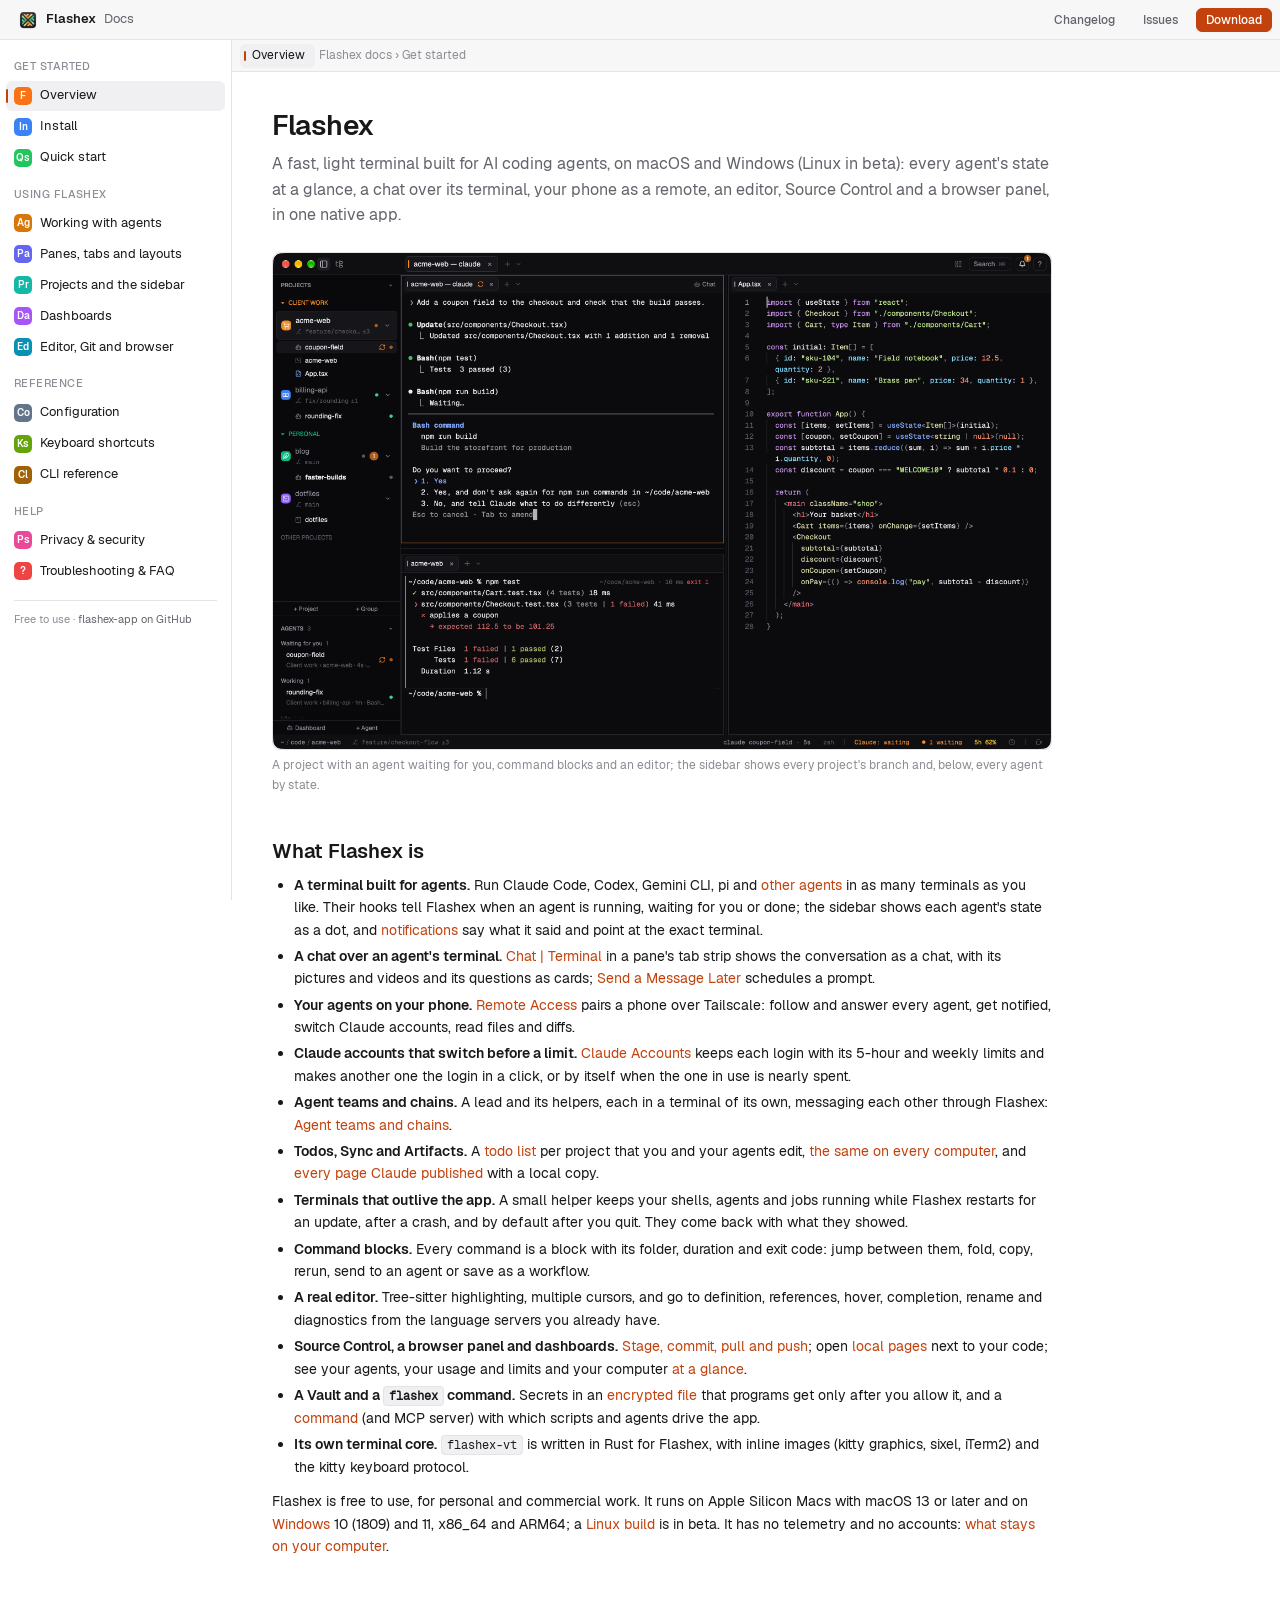
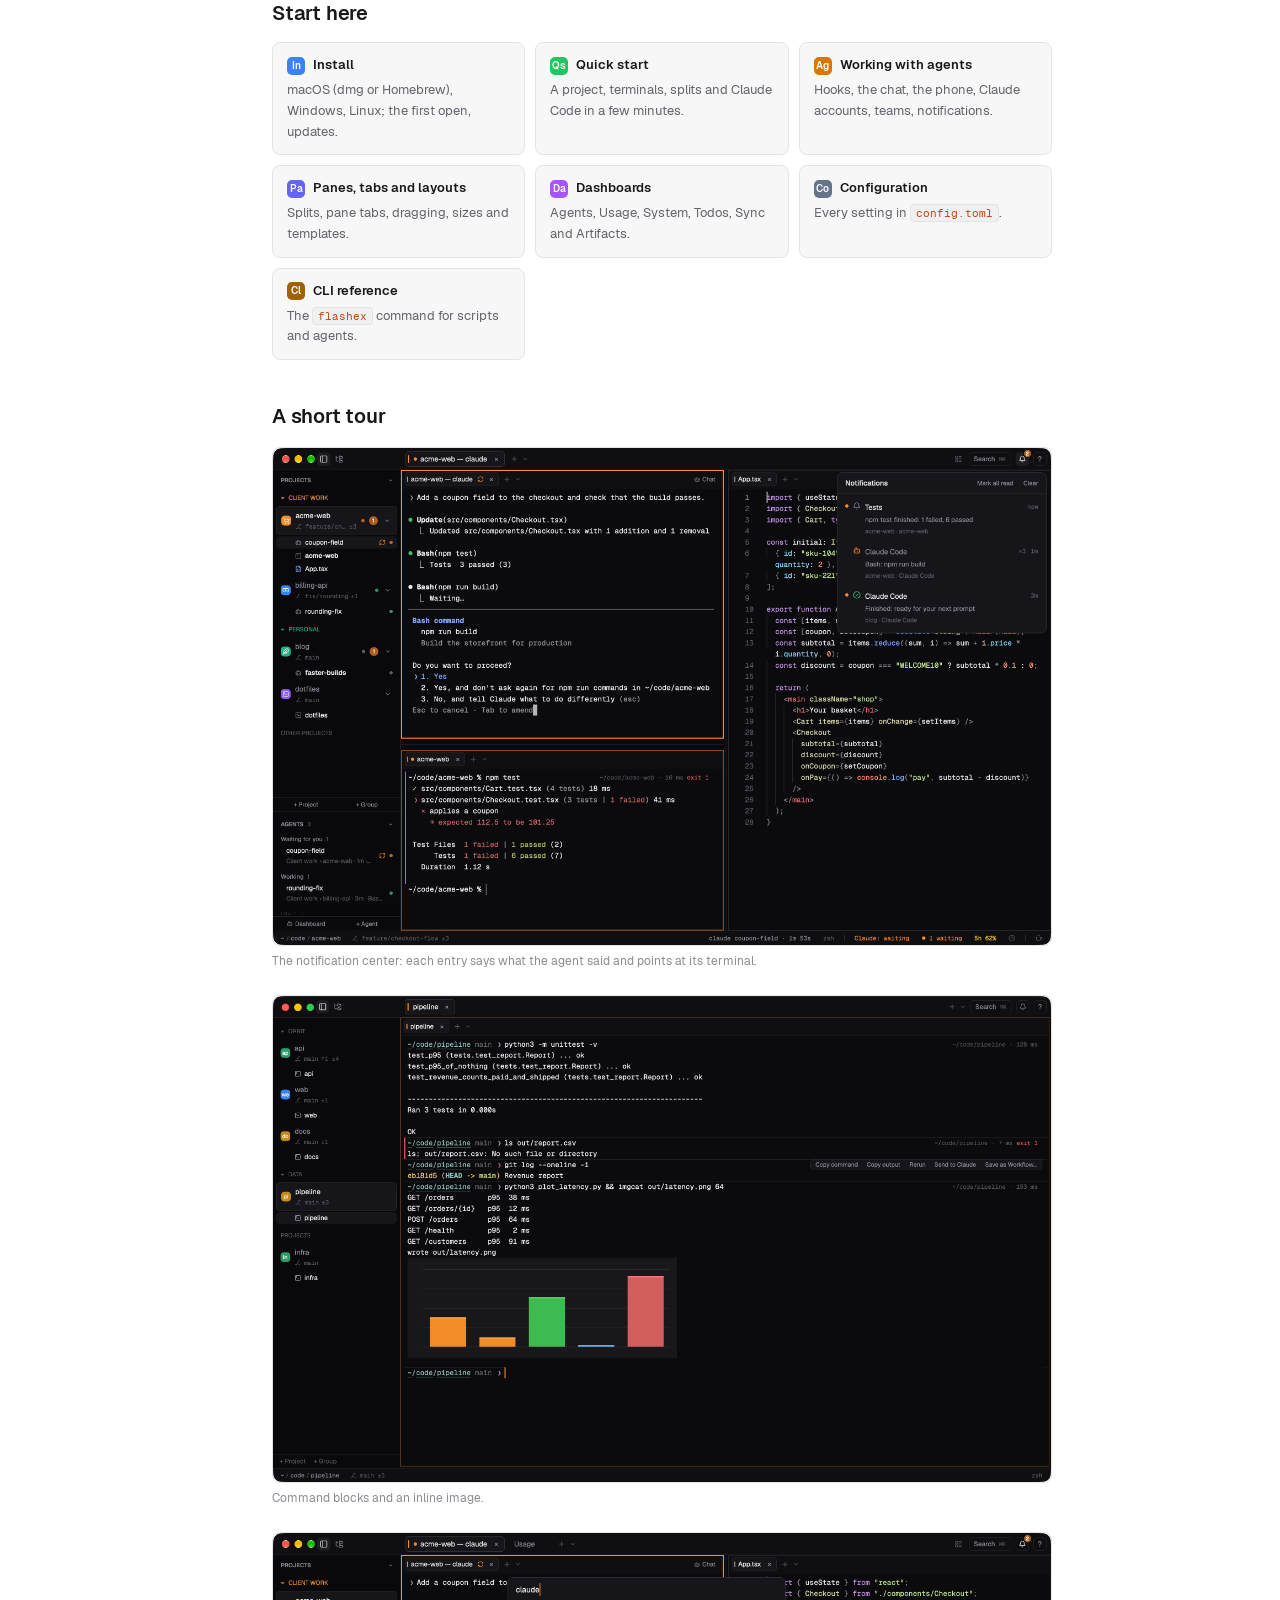
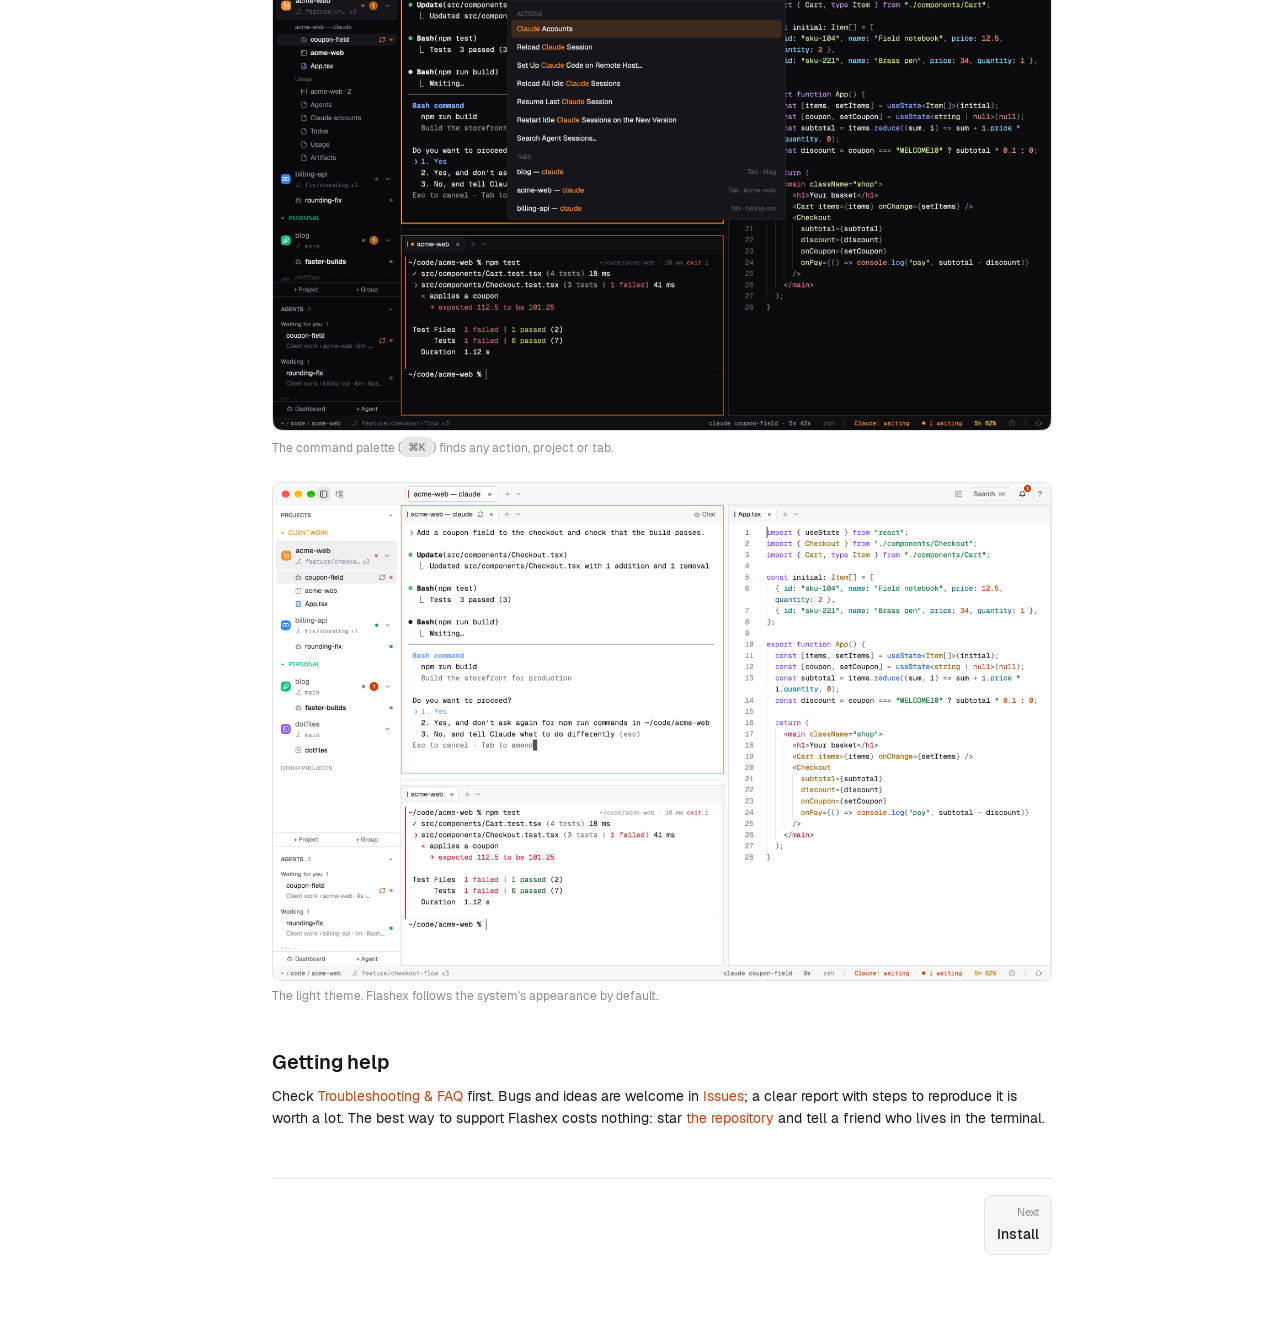
<file: docs/index.html>
<!doctype html>
<!-- generated:head -->
<html lang="en">
<head>
<meta charset="utf-8">
<meta name="viewport" content="width=device-width, initial-scale=1">
<meta name="color-scheme" content="dark light">
<title>Overview · Flashex docs</title>
<meta name="description" content="Flashex is a fast, light terminal built for AI coding agents, on macOS and Windows (Linux in beta).">
<link rel="icon" href="screenshots/icon.png">
<link rel="stylesheet" href="assets/docs.css">
</head>
<body>
<header class="titlebar">
<button class="btn nav-toggle" type="button" aria-label="Show the pages" aria-expanded="false"><svg viewBox="0 0 16 16" fill="none" stroke="currentColor" stroke-width="1.4" aria-hidden="true"><rect x="1.5" y="2.5" width="13" height="11" rx="2"/><path d="M6 2.5v11"/></svg></button>
<a class="brand" href="index.html"><img src="screenshots/icon.png" alt="">Flashex <span class="sub">Docs</span></a>
<span class="spacer"></span>
<a class="btn wide" href="https://github.com/palo-kunovsky-flash/flashex-app/blob/main/CHANGELOG.md">Changelog</a>
<a class="btn wide" href="https://github.com/palo-kunovsky-flash/flashex-app/issues">Issues</a>
<a class="btn primary" href="https://github.com/palo-kunovsky-flash/flashex-app/releases/latest/download/Flashex-macOS-arm64.dmg">Download</a>
</header>
<nav class="sidebar" aria-label="Pages">
<div class="group">Get started</div>
<a class="row active" aria-current="page" href="index.html"><span class="badge c-orange">F</span>Overview</a>
<a class="row" href="install.html"><span class="badge c-blue">In</span>Install</a>
<a class="row" href="quick-start.html"><span class="badge c-green">Qs</span>Quick start</a>
<div class="group">Using Flashex</div>
<a class="row" href="agents.html"><span class="badge c-amber">Ag</span>Working with agents</a>
<a class="row" href="panes.html"><span class="badge c-indigo">Pa</span>Panes, tabs and layouts</a>
<a class="row" href="projects.html"><span class="badge c-teal">Pr</span>Projects and the sidebar</a>
<a class="row" href="dashboards.html"><span class="badge c-purple">Da</span>Dashboards</a>
<a class="row" href="editor.html"><span class="badge c-cyan">Ed</span>Editor, Git and browser</a>
<div class="group">Reference</div>
<a class="row" href="configuration.html"><span class="badge c-slate">Co</span>Configuration</a>
<a class="row" href="shortcuts.html"><span class="badge c-lime">Ks</span>Keyboard shortcuts</a>
<a class="row" href="cli.html"><span class="badge c-brown">Cl</span>CLI reference</a>
<div class="group">Help</div>
<a class="row" href="privacy.html"><span class="badge c-pink">Ps</span>Privacy &amp; security</a>
<a class="row" href="troubleshooting.html"><span class="badge c-red">?</span>Troubleshooting &amp; FAQ</a>
<div class="foot">Free to use · <a href="https://github.com/palo-kunovsky-flash/flashex-app">flashex-app on GitHub</a></div>
</nav>
<main class="pane">
<div class="pane-tabs"><span class="pane-tab">Overview</span><span class="crumb">Flashex docs › Get started</span></div>
<article class="content">
<!-- /generated:head -->
<h1>Flashex</h1>
<p class="lede">A fast, light terminal built for AI coding agents, on macOS and Windows (Linux in beta): every agent's state at a glance, a chat over its terminal, your phone as a remote, an editor, Source Control and a browser panel, in one native app.</p>

<figure>
<img src="screenshots/hero-dark.png" alt="Flashex with Claude Code asking for permission to run a command, a terminal with a failed test run, a TypeScript editor, and the sidebar showing each project's branch and every agent by state" width="2820" height="1800">
<figcaption>A project with an agent waiting for you, command blocks and an editor; the sidebar shows every project's branch and, below, every agent by state.</figcaption>
</figure>

<h2 id="what-it-is">What Flashex is</h2>
<ul>
<li><strong>A terminal built for agents.</strong> Run Claude Code, Codex, Gemini CLI, pi and <a href="agents.html#other-agents">other agents</a> in as many terminals as you like. Their hooks tell Flashex when an agent is running, waiting for you or done; the sidebar shows each agent's state as a dot, and <a href="agents.html#notifications">notifications</a> say what it said and point at the exact terminal.</li>
<li><strong>A chat over an agent's terminal.</strong> <a href="agents.html#chat">Chat | Terminal</a> in a pane's tab strip shows the conversation as a chat, with its pictures and videos and its questions as cards; <a href="agents.html#later">Send a Message Later</a> schedules a prompt.</li>
<li><strong>Your agents on your phone.</strong> <a href="agents.html#phone">Remote Access</a> pairs a phone over Tailscale: follow and answer every agent, get notified, switch Claude accounts, read files and diffs.</li>
<li><strong>Claude accounts that switch before a limit.</strong> <a href="agents.html#switcher">Claude Accounts</a> keeps each login with its 5-hour and weekly limits and makes another one the login in a click, or by itself when the one in use is nearly spent.</li>
<li><strong>Agent teams and chains.</strong> A lead and its helpers, each in a terminal of its own, messaging each other through Flashex: <a href="agents.html#teams">Agent teams and chains</a>.</li>
<li><strong>Todos, Sync and Artifacts.</strong> A <a href="dashboards.html#todos">todo list</a> per project that you and your agents edit, <a href="dashboards.html#sync">the same on every computer</a>, and <a href="dashboards.html#artifacts">every page Claude published</a> with a local copy.</li>
<li><strong>Terminals that outlive the app.</strong> A small helper keeps your shells, agents and jobs running while Flashex restarts for an update, after a crash, and by default after you quit. They come back with what they showed.</li>
<li><strong>Command blocks.</strong> Every command is a block with its folder, duration and exit code: jump between them, fold, copy, rerun, send to an agent or save as a workflow.</li>
<li><strong>A real editor.</strong> Tree-sitter highlighting, multiple cursors, and go to definition, references, hover, completion, rename and diagnostics from the language servers you already have.</li>
<li><strong>Source Control, a browser panel and dashboards.</strong> <a href="editor.html#git">Stage, commit, pull and push</a>; open <a href="editor.html#browser">local pages</a> next to your code; see your agents, your usage and limits and your computer <a href="dashboards.html">at a glance</a>.</li>
<li><strong>A Vault and a <code>flashex</code> command.</strong> Secrets in an <a href="privacy.html#vault">encrypted file</a> that programs get only after you allow it, and a <a href="cli.html">command</a> (and MCP server) with which scripts and agents drive the app.</li>
<li><strong>Its own terminal core.</strong> <code>flashex-vt</code> is written in Rust for Flashex, with inline images (kitty graphics, sixel, iTerm2) and the kitty keyboard protocol.</li>
</ul>
<p>Flashex is free to use, for personal and commercial work. It runs on Apple Silicon Macs with macOS 13 or later and on <a href="install.html#windows">Windows</a> 10 (1809) and 11, x86_64 and ARM64; a <a href="install.html#linux">Linux build</a> is in beta. It has no telemetry and no accounts: <a href="privacy.html">what stays on your computer</a>.</p>

<h2 id="start-here">Start here</h2>
<div class="cards">
<a class="card" href="install.html"><div class="title"><span class="badge c-blue">In</span>Install</div><p>macOS (dmg or Homebrew), Windows, Linux; the first open, updates.</p></a>
<a class="card" href="quick-start.html"><div class="title"><span class="badge c-green">Qs</span>Quick start</div><p>A project, terminals, splits and Claude Code in a few minutes.</p></a>
<a class="card" href="agents.html"><div class="title"><span class="badge c-amber">Ag</span>Working with agents</div><p>Hooks, the chat, the phone, Claude accounts, teams, notifications.</p></a>
<a class="card" href="panes.html"><div class="title"><span class="badge c-indigo">Pa</span>Panes, tabs and layouts</div><p>Splits, pane tabs, dragging, sizes and templates.</p></a>
<a class="card" href="dashboards.html"><div class="title"><span class="badge c-purple">Da</span>Dashboards</div><p>Agents, Usage, System, Todos, Sync and Artifacts.</p></a>
<a class="card" href="configuration.html"><div class="title"><span class="badge c-slate">Co</span>Configuration</div><p>Every setting in <code>config.toml</code>.</p></a>
<a class="card" href="cli.html"><div class="title"><span class="badge c-brown">Cl</span>CLI reference</div><p>The <code>flashex</code> command for scripts and agents.</p></a>
</div>

<h2 id="a-tour">A short tour</h2>
<figure>
<img src="screenshots/notifications.png" alt="The notification center over a project's panes: Claude Code asking to run a command and reporting what it did, each entry naming its project and terminal" width="2820" height="1800" loading="lazy">
<figcaption>The notification center: each entry says what the agent said and points at its terminal.</figcaption>
</figure>
<figure>
<img src="screenshots/blocks-and-images.png" alt="A wide terminal with command blocks, durations and an exit code, block tools on hover, and an inline latency chart" width="2880" height="1800" loading="lazy">
<figcaption>Command blocks and an inline image.</figcaption>
</figure>
<figure>
<img src="screenshots/palette.png" alt="The command palette searching for claude: Claude Accounts, Reload Claude Session and other actions, then the tabs running Claude Code" width="2820" height="1800" loading="lazy">
<figcaption>The command palette (<kbd>⌘K</kbd>) finds any action, project or tab.</figcaption>
</figure>
<figure>
<img src="screenshots/hero-light.png" alt="The same project in the light theme: an agent asking for permission, a failed test run and an editor" width="2820" height="1800" loading="lazy">
<figcaption>The light theme. Flashex follows the system's appearance by default.</figcaption>
</figure>

<h2 id="getting-help">Getting help</h2>
<p>Check <a href="troubleshooting.html">Troubleshooting &amp; FAQ</a> first. Bugs and ideas are welcome in <a href="https://github.com/palo-kunovsky-flash/flashex-app/issues">Issues</a>; a clear report with steps to reproduce it is worth a lot. The best way to support Flashex costs nothing: star <a href="https://github.com/palo-kunovsky-flash/flashex-app">the repository</a> and tell a friend who lives in the terminal.</p>
<!-- generated:foot -->
<nav class="pager" aria-label="Previous and next page">
<a class="next" href="install.html"><span>Next</span>Install</a>
</nav>
</article>
</main>
<script src="assets/docs.js"></script>
</body>
</html>
<!-- /generated:foot -->
</file>
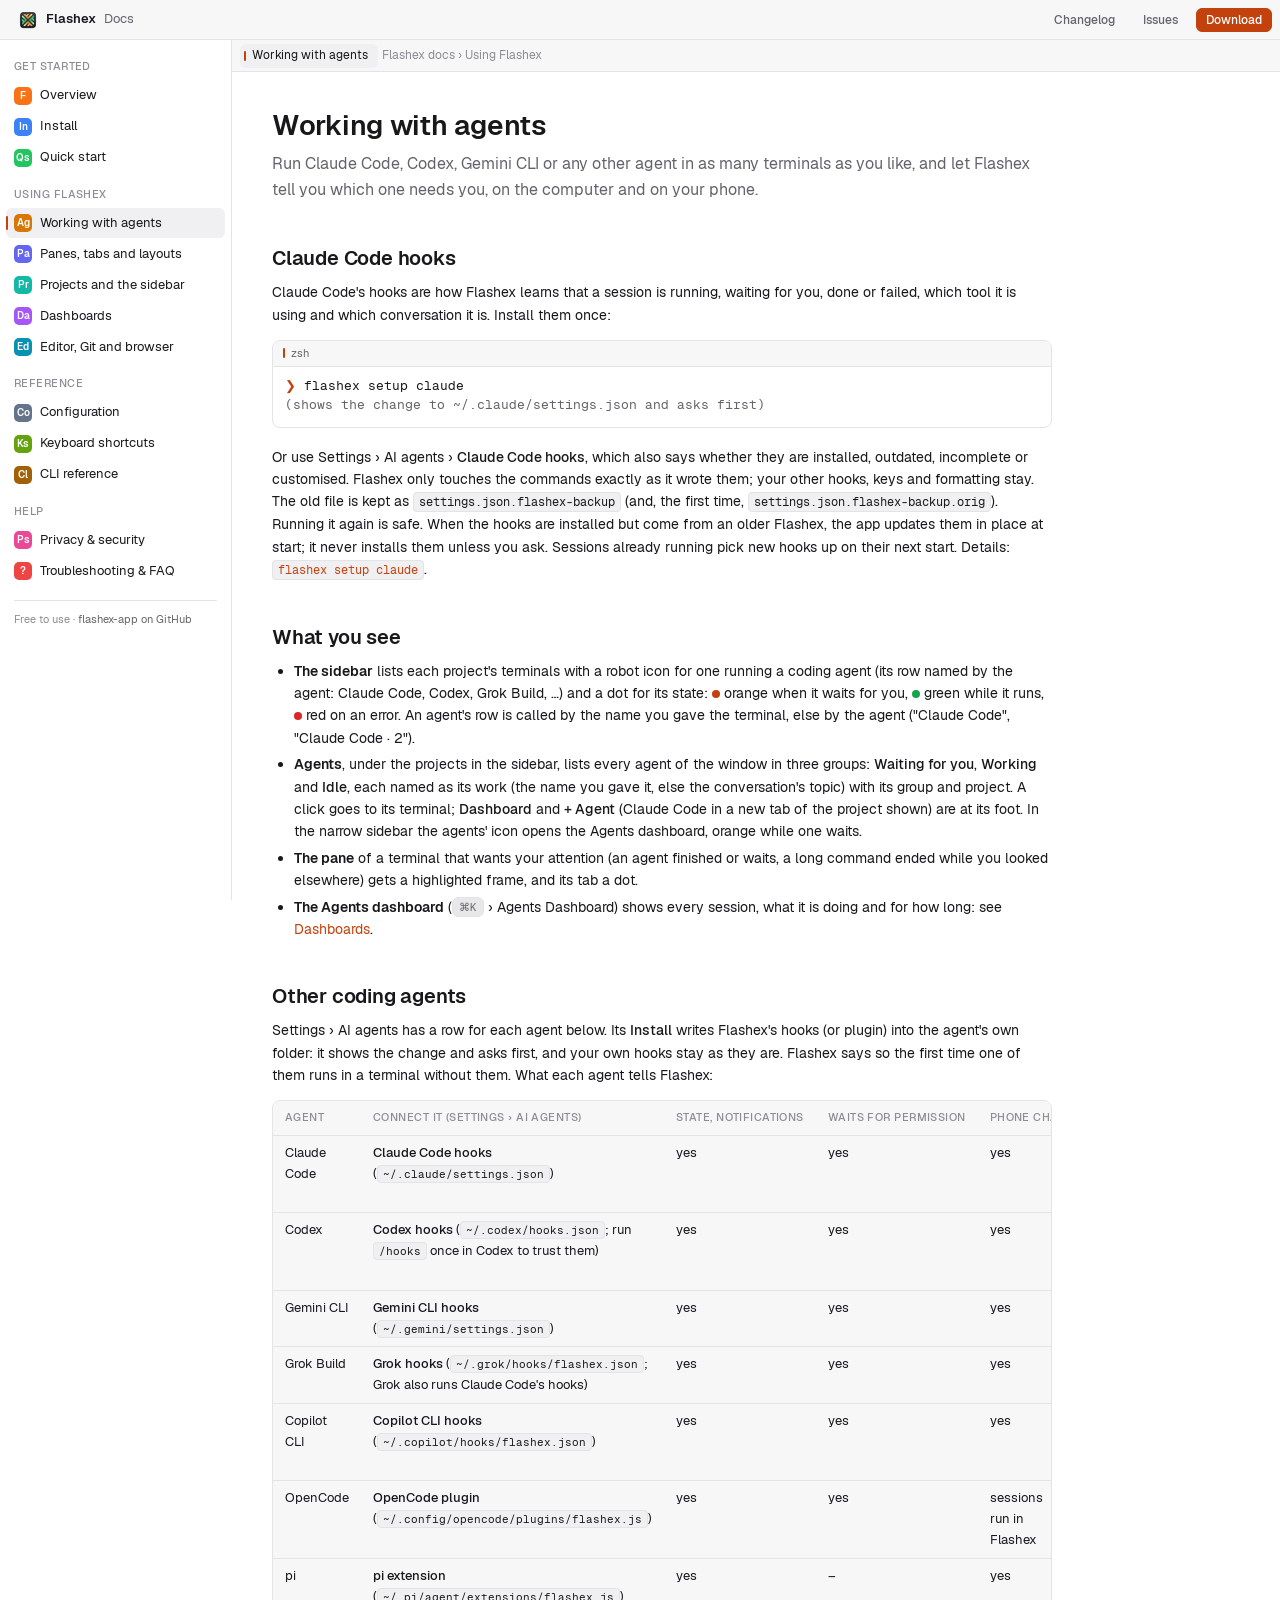
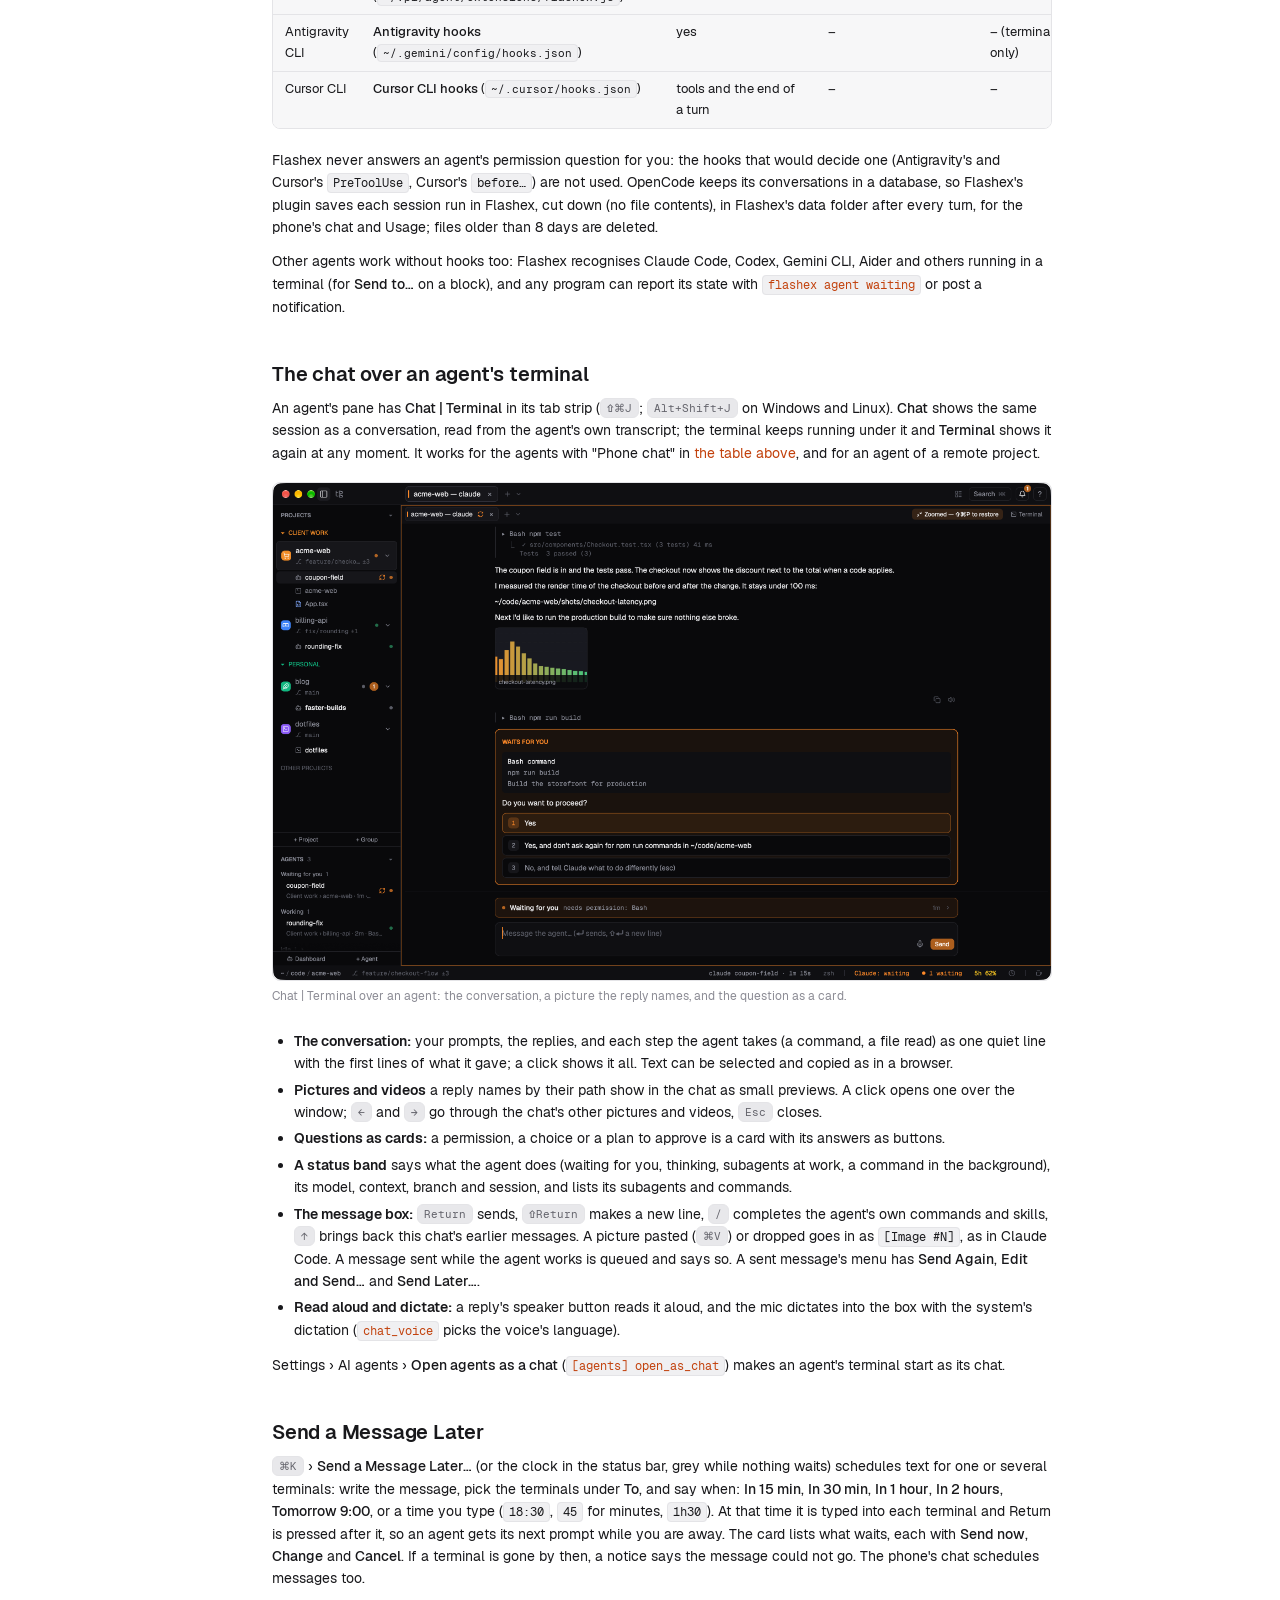
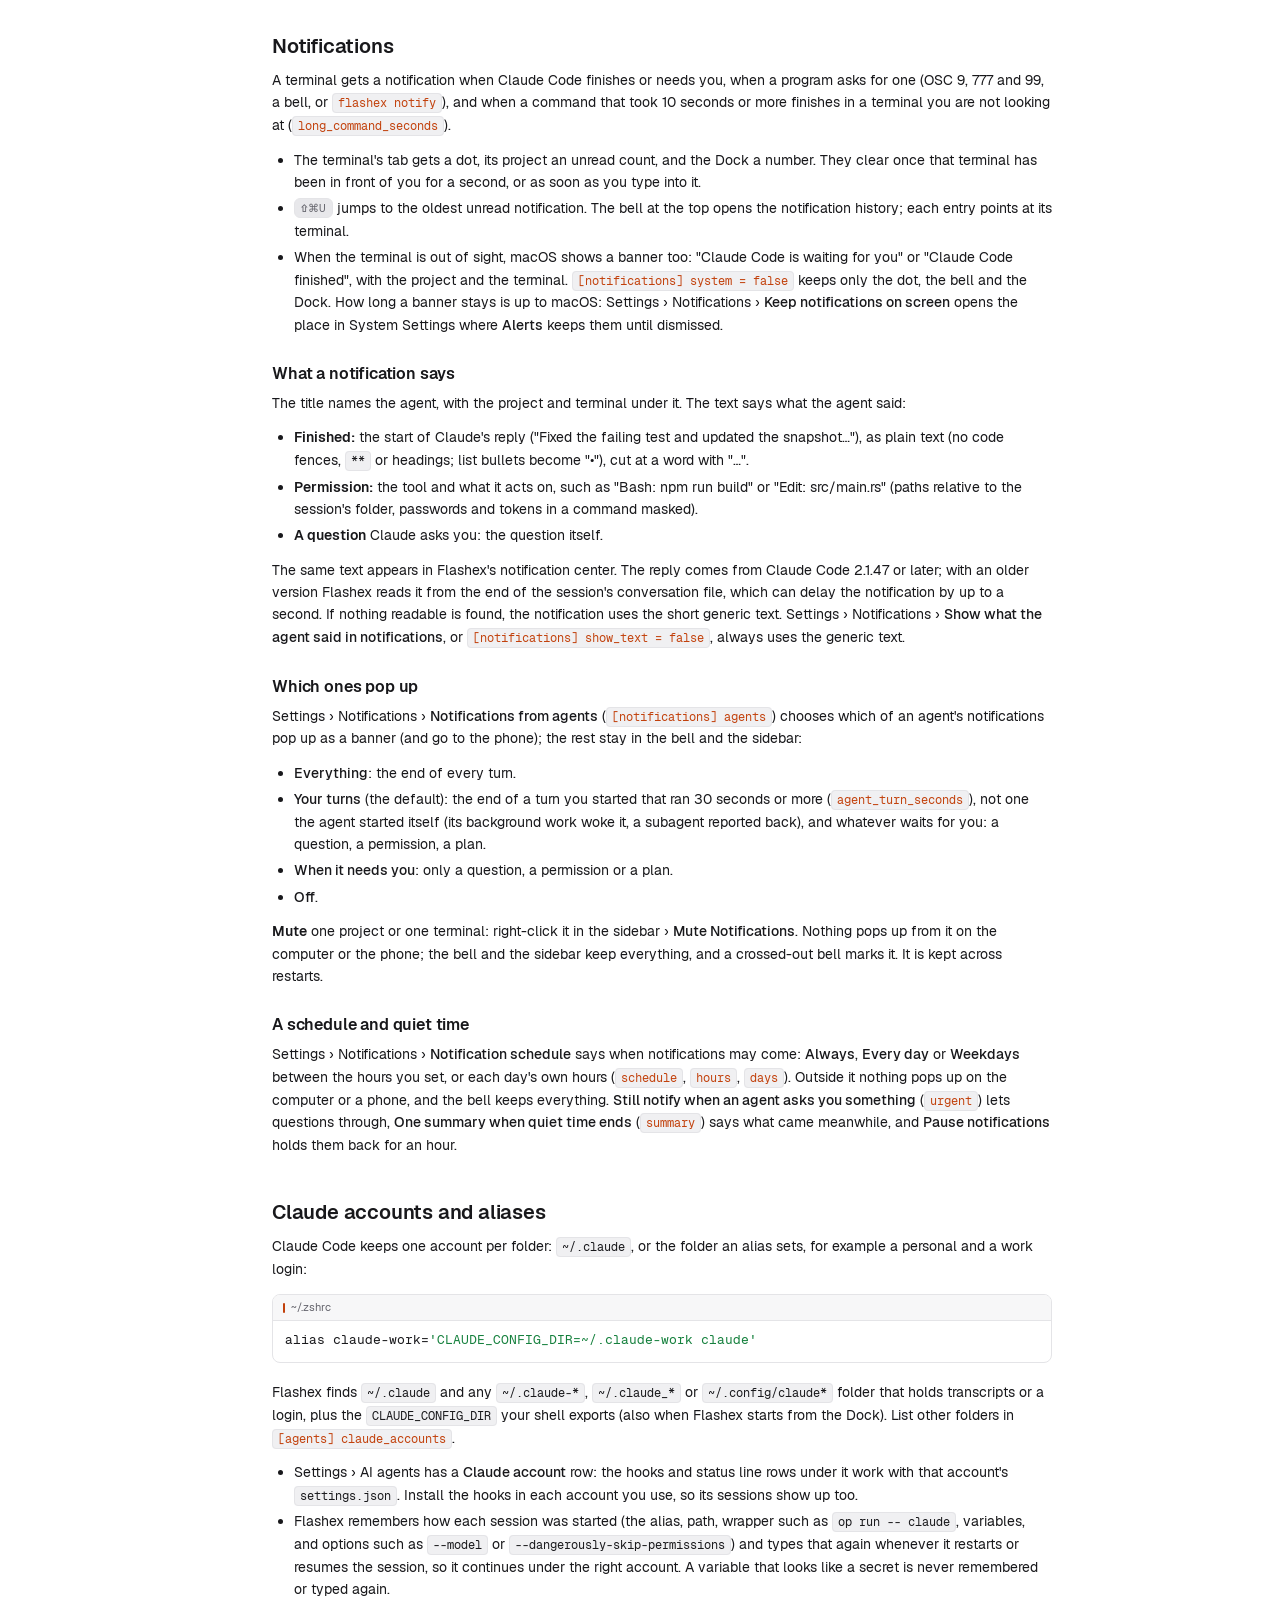
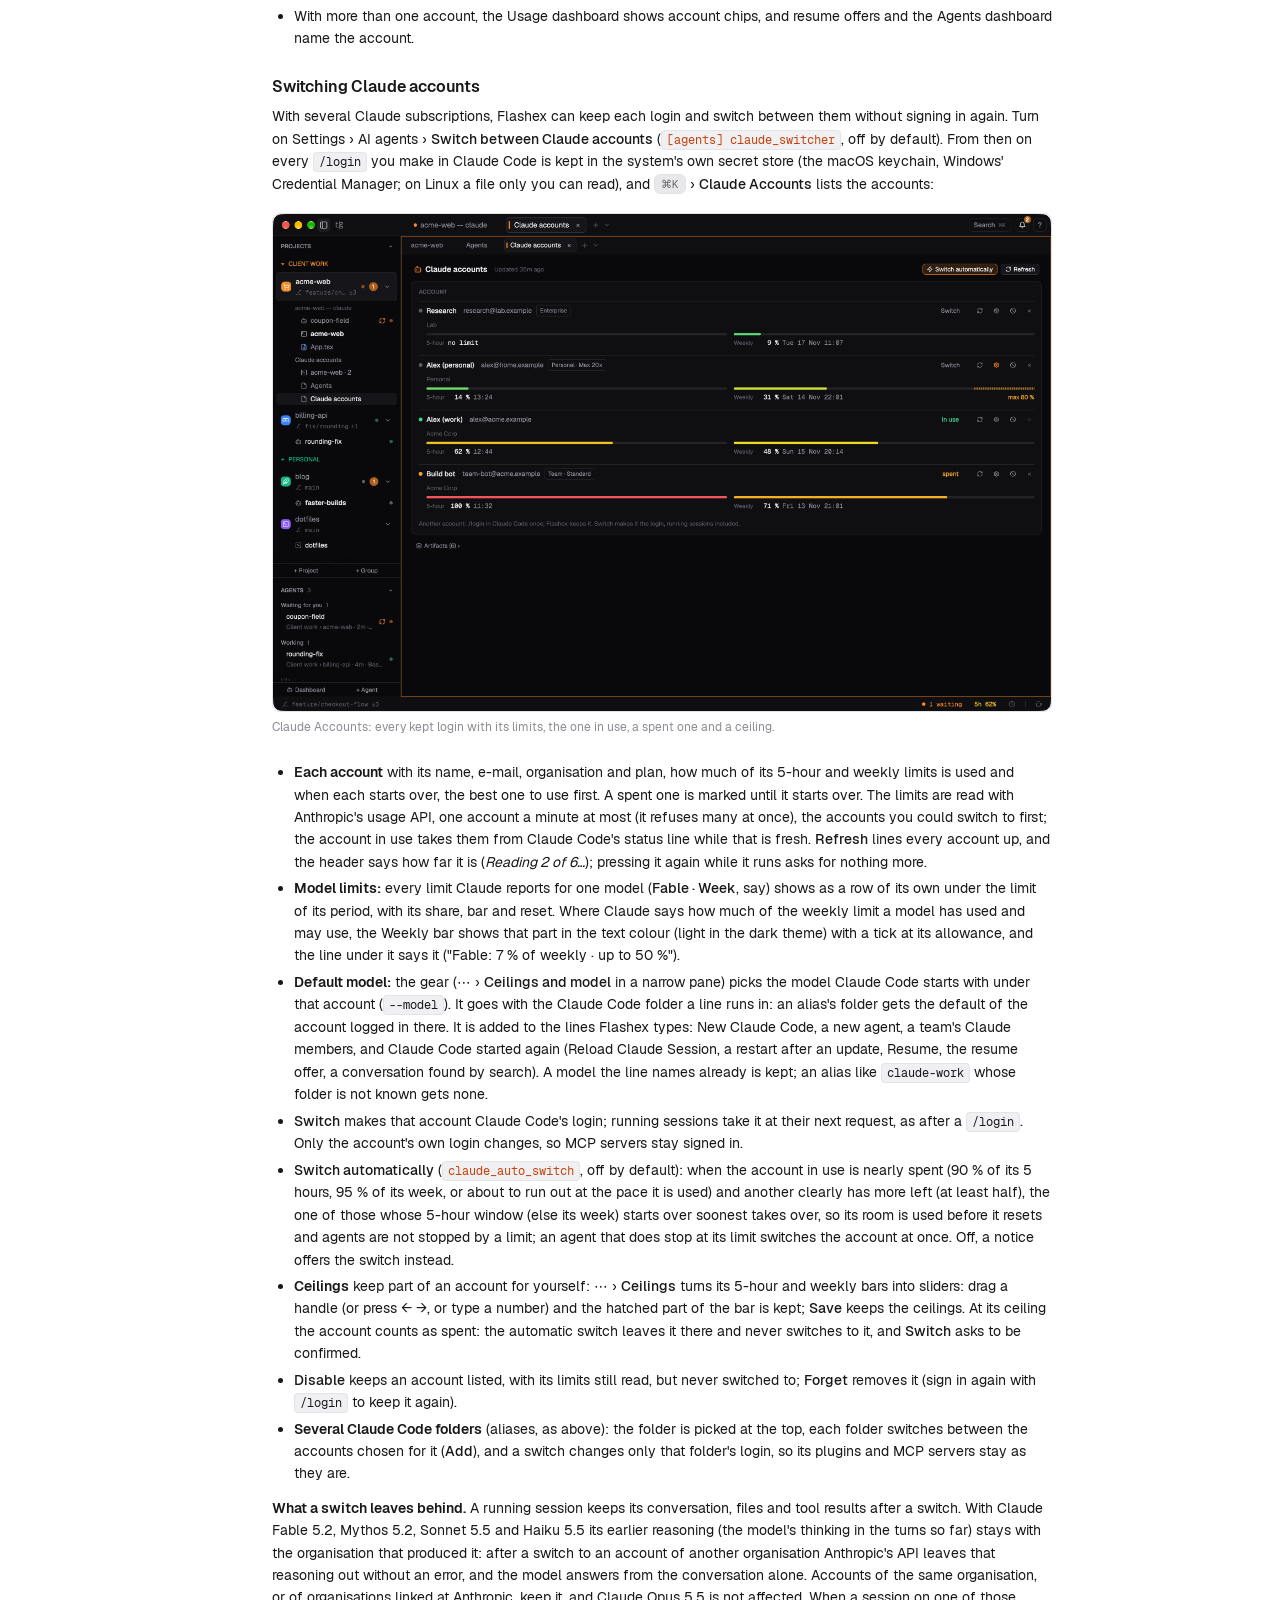
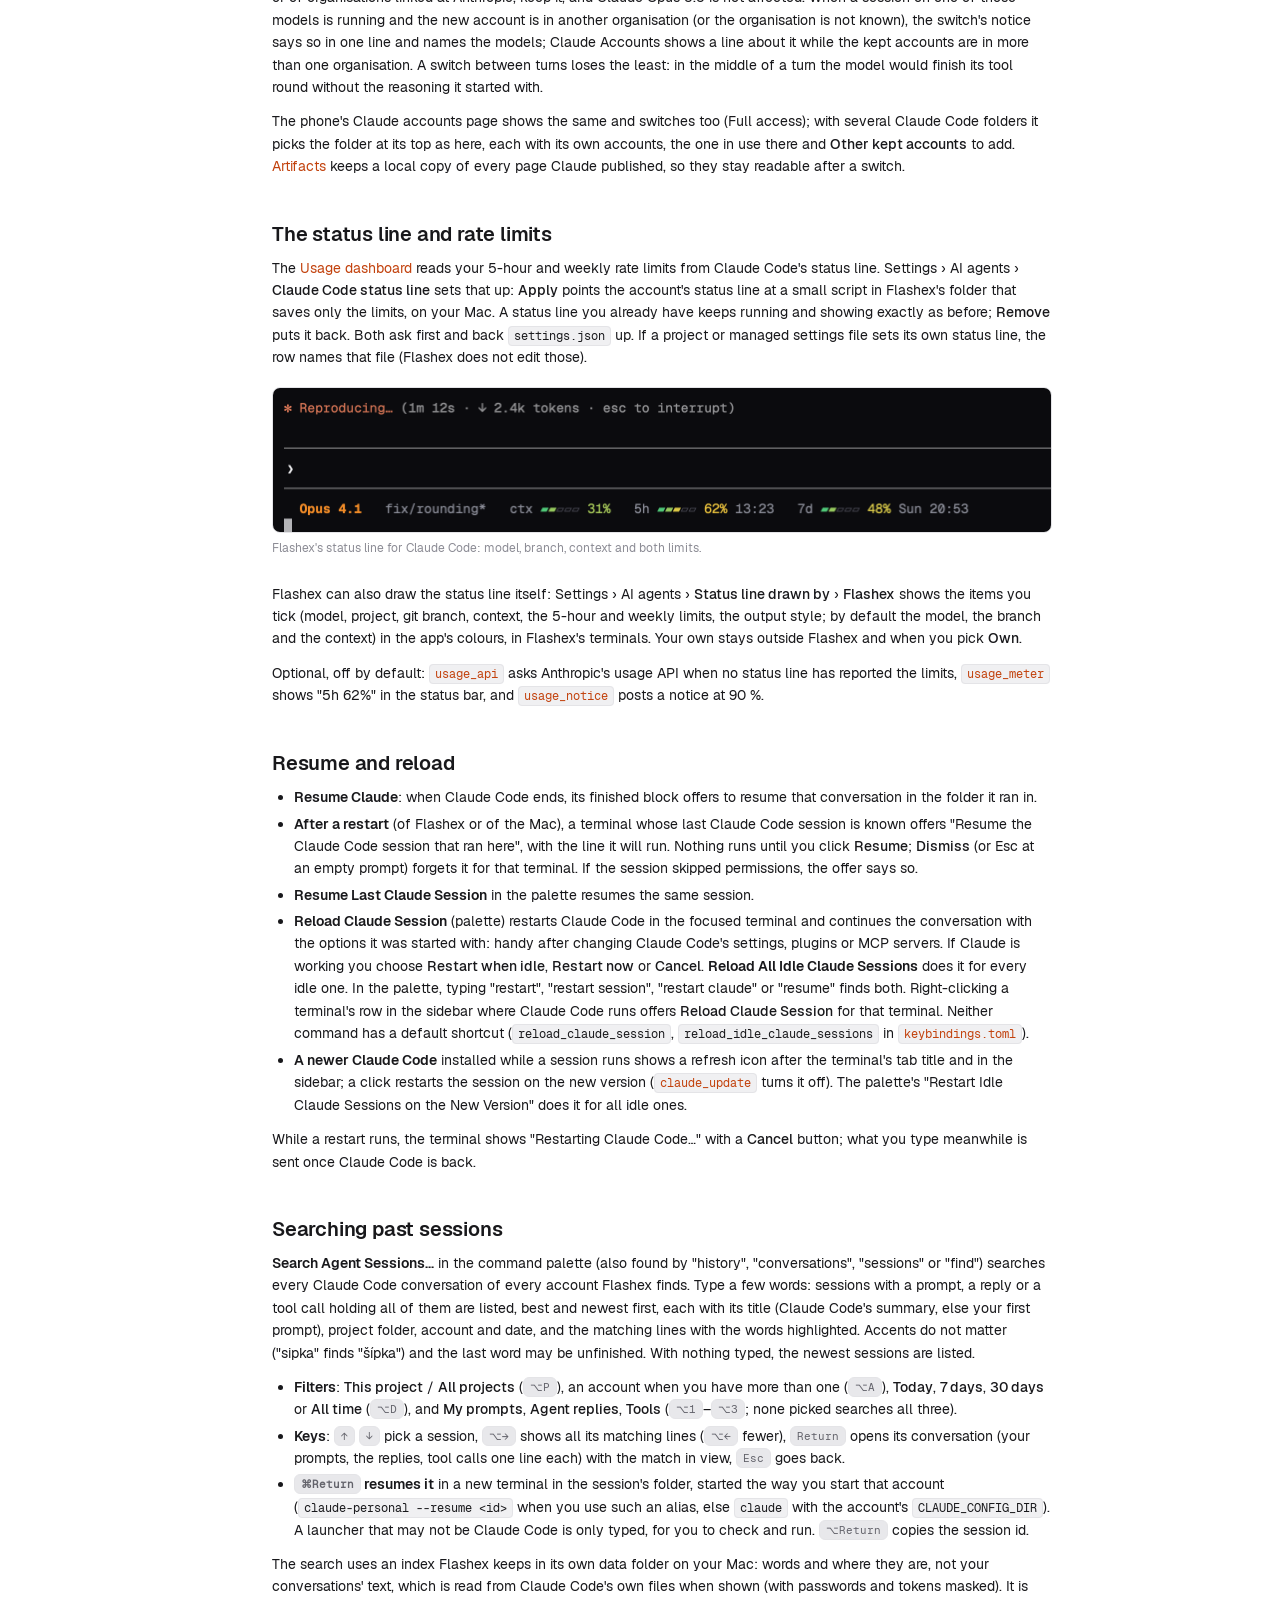
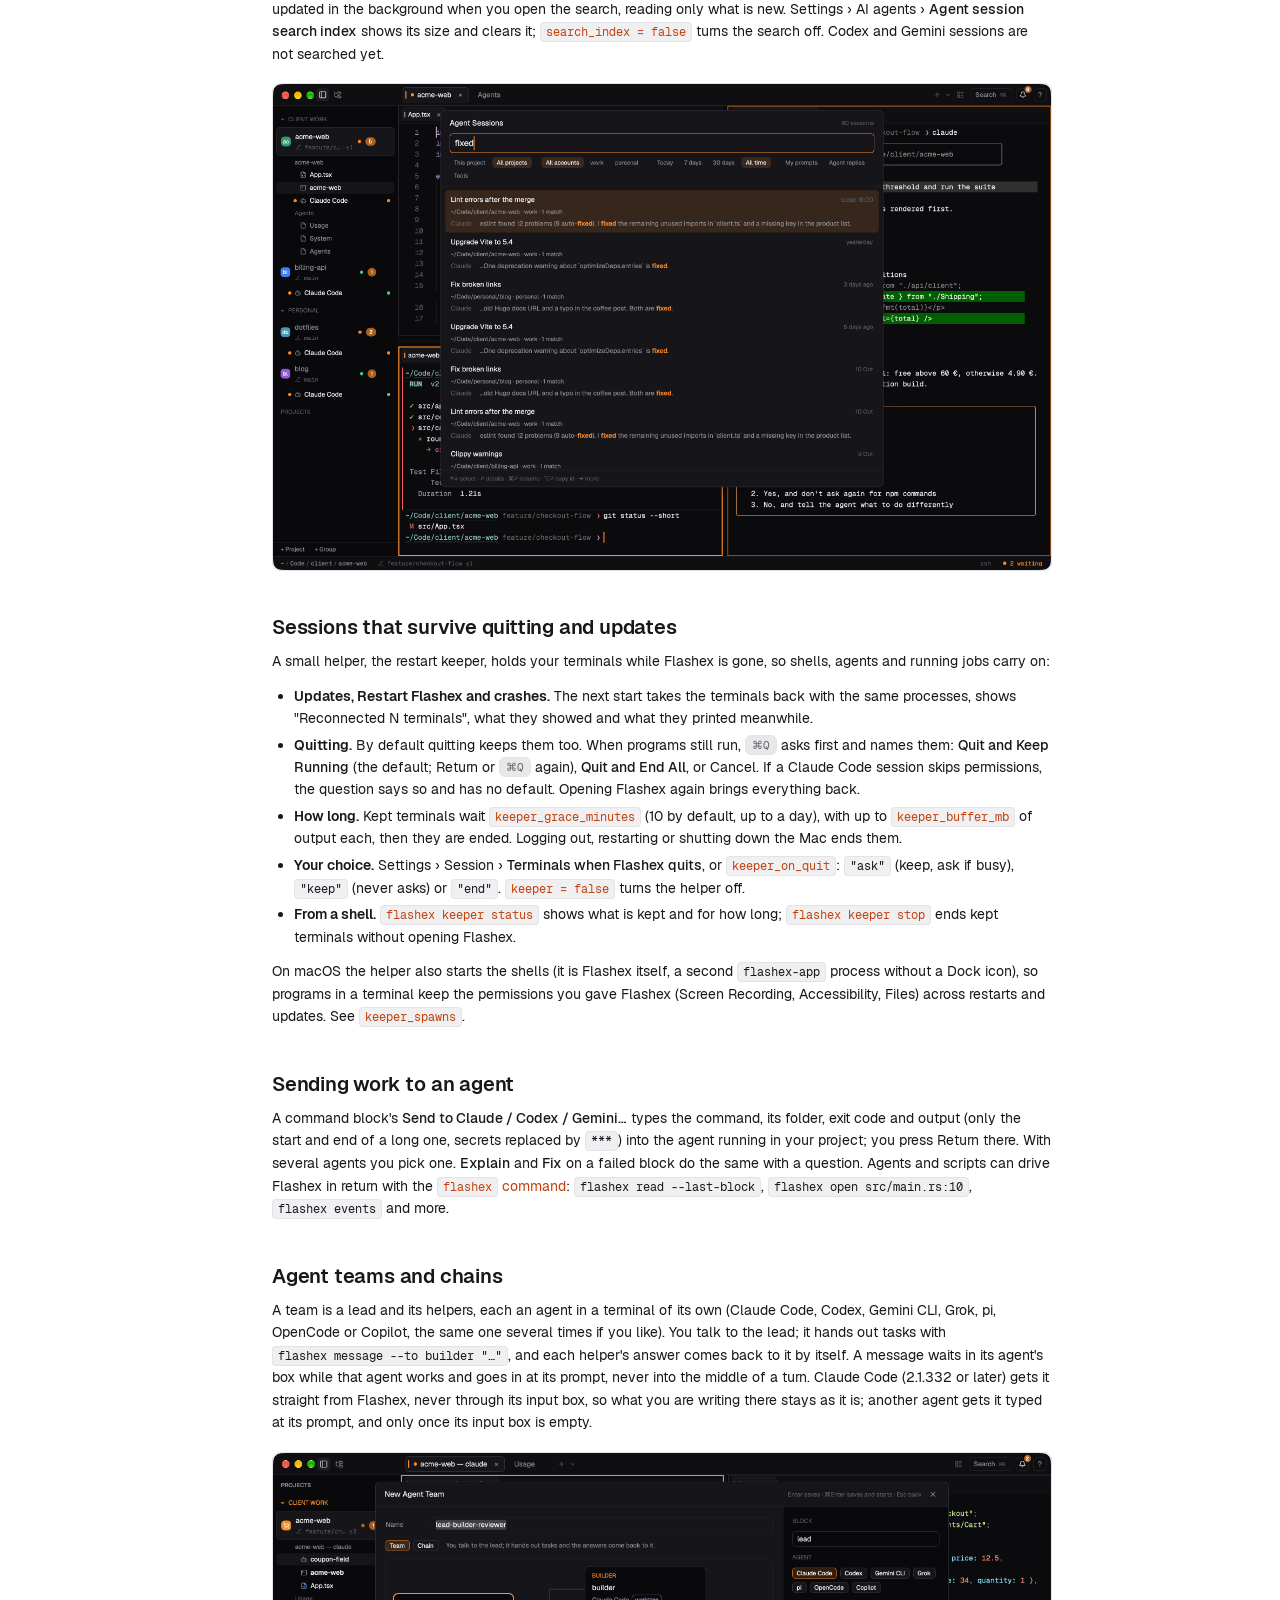
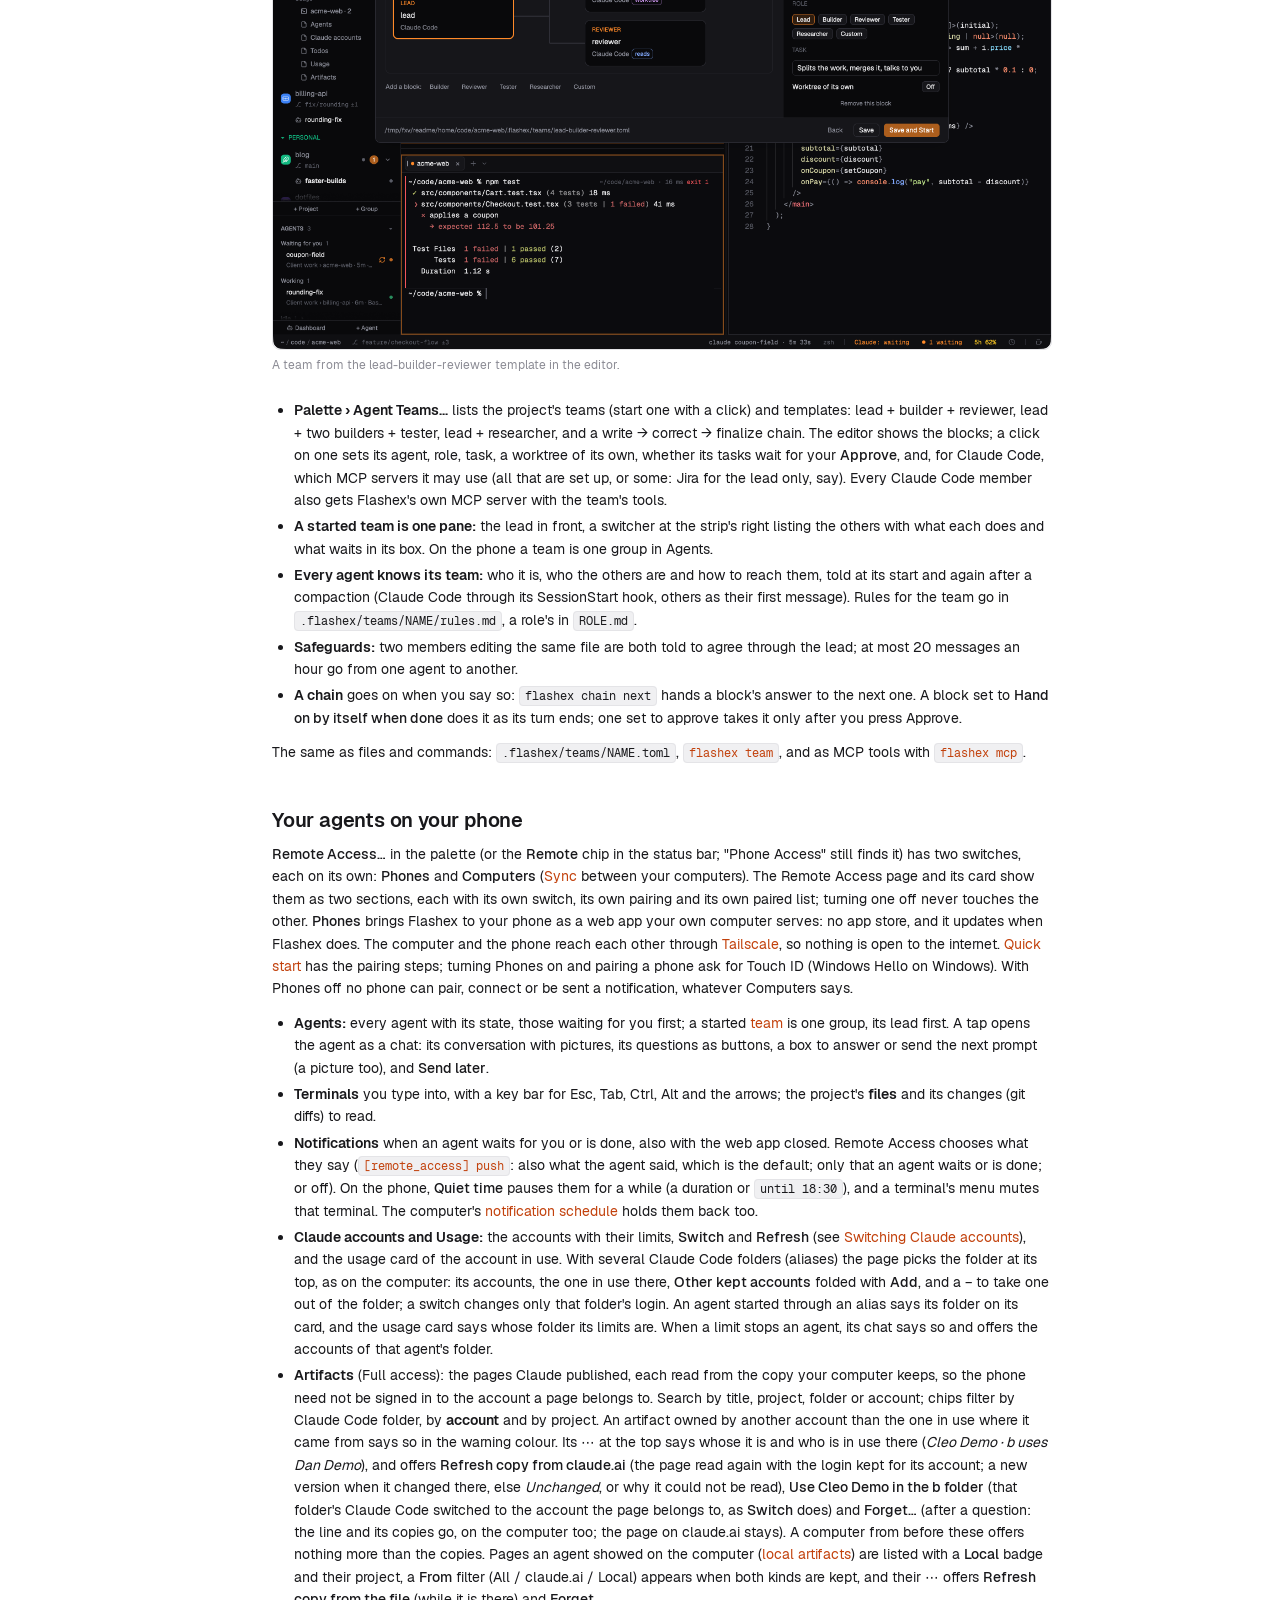
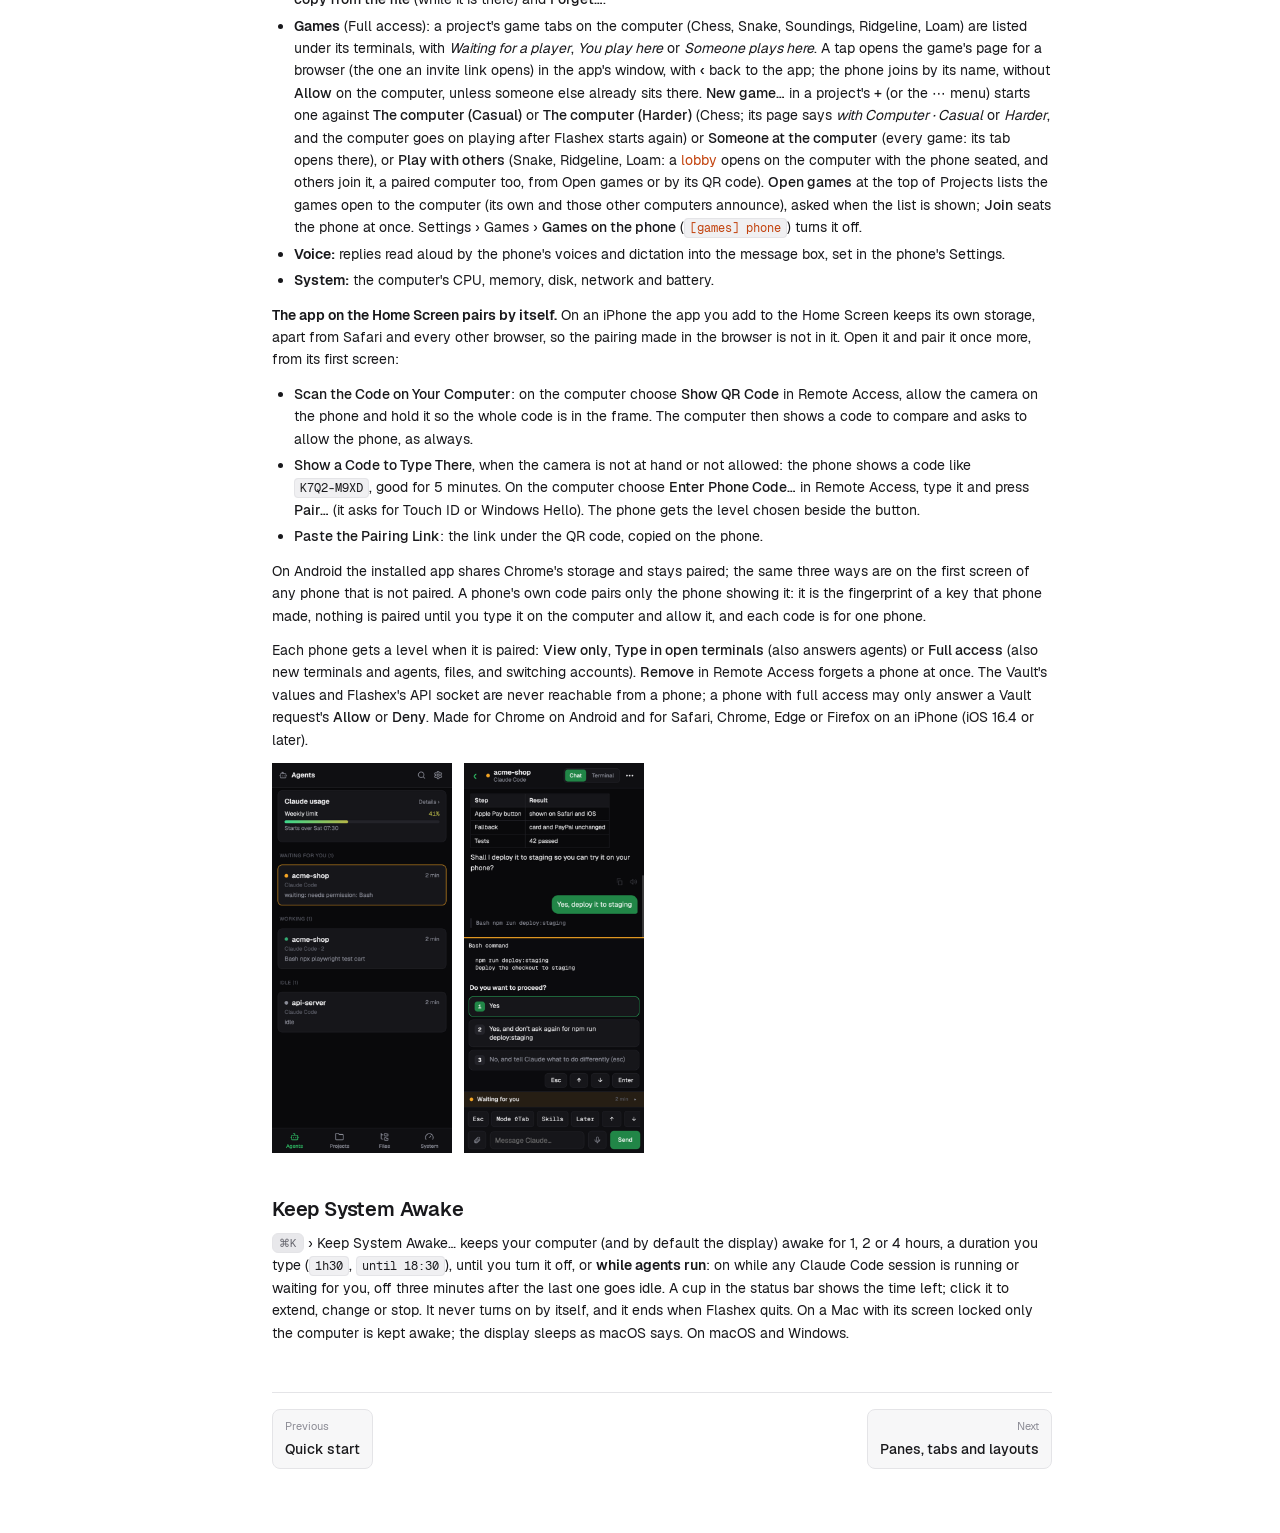
<file: docs/agents.html>
<!doctype html>
<!-- generated:head -->
<html lang="en">
<head>
<meta charset="utf-8">
<meta name="viewport" content="width=device-width, initial-scale=1">
<meta name="color-scheme" content="dark light">
<title>Working with agents · Flashex docs</title>
<meta name="description" content="Agent hooks, the chat over a terminal, the phone, Claude accounts and their switch, teams, notifications and resuming sessions.">
<link rel="icon" href="screenshots/icon.png">
<link rel="stylesheet" href="assets/docs.css">
</head>
<body>
<header class="titlebar">
<button class="btn nav-toggle" type="button" aria-label="Show the pages" aria-expanded="false"><svg viewBox="0 0 16 16" fill="none" stroke="currentColor" stroke-width="1.4" aria-hidden="true"><rect x="1.5" y="2.5" width="13" height="11" rx="2"/><path d="M6 2.5v11"/></svg></button>
<a class="brand" href="index.html"><img src="screenshots/icon.png" alt="">Flashex <span class="sub">Docs</span></a>
<span class="spacer"></span>
<a class="btn wide" href="https://github.com/palo-kunovsky-flash/flashex-app/blob/main/CHANGELOG.md">Changelog</a>
<a class="btn wide" href="https://github.com/palo-kunovsky-flash/flashex-app/issues">Issues</a>
<a class="btn primary" href="https://github.com/palo-kunovsky-flash/flashex-app/releases/latest/download/Flashex-macOS-arm64.dmg">Download</a>
</header>
<nav class="sidebar" aria-label="Pages">
<div class="group">Get started</div>
<a class="row" href="index.html"><span class="badge c-orange">F</span>Overview</a>
<a class="row" href="install.html"><span class="badge c-blue">In</span>Install</a>
<a class="row" href="quick-start.html"><span class="badge c-green">Qs</span>Quick start</a>
<div class="group">Using Flashex</div>
<a class="row active" aria-current="page" href="agents.html"><span class="badge c-amber">Ag</span>Working with agents</a>
<a class="row" href="panes.html"><span class="badge c-indigo">Pa</span>Panes, tabs and layouts</a>
<a class="row" href="projects.html"><span class="badge c-teal">Pr</span>Projects and the sidebar</a>
<a class="row" href="dashboards.html"><span class="badge c-purple">Da</span>Dashboards</a>
<a class="row" href="editor.html"><span class="badge c-cyan">Ed</span>Editor, Git and browser</a>
<div class="group">Reference</div>
<a class="row" href="configuration.html"><span class="badge c-slate">Co</span>Configuration</a>
<a class="row" href="shortcuts.html"><span class="badge c-lime">Ks</span>Keyboard shortcuts</a>
<a class="row" href="cli.html"><span class="badge c-brown">Cl</span>CLI reference</a>
<div class="group">Help</div>
<a class="row" href="privacy.html"><span class="badge c-pink">Ps</span>Privacy &amp; security</a>
<a class="row" href="troubleshooting.html"><span class="badge c-red">?</span>Troubleshooting &amp; FAQ</a>
<div class="foot">Free to use · <a href="https://github.com/palo-kunovsky-flash/flashex-app">flashex-app on GitHub</a></div>
</nav>
<main class="pane">
<div class="pane-tabs"><span class="pane-tab">Working with agents</span><span class="crumb">Flashex docs › Using Flashex</span></div>
<article class="content">
<!-- /generated:head -->
<h1>Working with agents</h1>
<p class="lede">Run Claude Code, Codex, Gemini CLI or any other agent in as many terminals as you like, and let Flashex tell you which one needs you, on the computer and on your phone.</p>

<h2 id="hooks">Claude Code hooks</h2>
<p>Claude Code's hooks are how Flashex learns that a session is running, waiting for you, done or failed, which tool it is using and which conversation it is. Install them once:</p>
<div class="term"><div class="term-bar">zsh</div><pre><code><span class="p">❯</span> flashex setup claude
<span class="o">(shows the change to ~/.claude/settings.json and asks first)</span></code></pre></div>
<p>Or use Settings › AI agents › <span class="ui">Claude Code hooks</span>, which also says whether they are installed, outdated, incomplete or customised. Flashex only touches the commands exactly as it wrote them; your other hooks, keys and formatting stay. The old file is kept as <code>settings.json.flashex-backup</code> (and, the first time, <code>settings.json.flashex-backup.orig</code>). Running it again is safe. When the hooks are installed but come from an older Flashex, the app updates them in place at start; it never installs them unless you ask. Sessions already running pick new hooks up on their next start. Details: <a href="cli.html#flashex-setup-claude"><code>flashex setup claude</code></a>.</p>

<h2 id="states">What you see</h2>
<ul>
<li><strong>The sidebar</strong> lists each project's terminals with a robot icon for one running a coding agent (its row named by the agent: Claude Code, Codex, Grok Build, …) and a dot for its state: <span class="dot waiting"></span> orange when it waits for you, <span class="dot running"></span> green while it runs, <span class="dot error"></span> red on an error. An agent's row is called by the name you gave the terminal, else by the agent ("Claude Code", "Claude Code · 2").</li>
<li><strong>Agents</strong>, under the projects in the sidebar, lists every agent of the window in three groups: <span class="ui">Waiting for you</span>, <span class="ui">Working</span> and <span class="ui">Idle</span>, each named as its work (the name you gave it, else the conversation's topic) with its group and project. A click goes to its terminal; <span class="ui">Dashboard</span> and <span class="ui">+ Agent</span> (Claude Code in a new tab of the project shown) are at its foot. In the narrow sidebar the agents' icon opens the Agents dashboard, orange while one waits.</li>
<li><strong>The pane</strong> of a terminal that wants your attention (an agent finished or waits, a long command ended while you looked elsewhere) gets a highlighted frame, and its tab a dot.</li>
<li><strong>The Agents dashboard</strong> (<kbd>⌘K</kbd> › Agents Dashboard) shows every session, what it is doing and for how long: see <a href="dashboards.html#agents">Dashboards</a>.</li>
</ul>
<h2 id="other-agents">Other coding agents</h2>
<p>Settings › AI agents has a row for each agent below. Its <span class="ui">Install</span> writes Flashex's hooks (or plugin) into the agent's own folder: it shows the change and asks first, and your own hooks stay as they are. Flashex says so the first time one of them runs in a terminal without them. What each agent tells Flashex:</p>
<div class="table-wrap"><table>
<thead><tr><th>Agent</th><th>Connect it (Settings › AI agents)</th><th>State, notifications</th><th>Waits for permission</th><th>Phone chat</th><th>Usage</th><th>Limits</th><th>The phone resumes with</th></tr></thead>
<tbody>
<tr><td>Claude Code</td><td><span class="ui">Claude Code hooks</span> (<code>~/.claude/settings.json</code>)</td><td>yes</td><td>yes</td><td>yes</td><td>yes</td><td>5-hour and weekly</td><td><code>claude --resume &lt;id&gt;</code></td></tr>
<tr><td>Codex</td><td><span class="ui">Codex hooks</span> (<code>~/.codex/hooks.json</code>; run <code>/hooks</code> once in Codex to trust them)</td><td>yes</td><td>yes</td><td>yes</td><td>yes</td><td>5-hour and weekly</td><td><code>codex resume &lt;id&gt;</code></td></tr>
<tr><td>Gemini CLI</td><td><span class="ui">Gemini CLI hooks</span> (<code>~/.gemini/settings.json</code>)</td><td>yes</td><td>yes</td><td>yes</td><td>yes</td><td>–</td><td><code>gemini --resume &lt;id&gt;</code></td></tr>
<tr><td>Grok Build</td><td><span class="ui">Grok hooks</span> (<code>~/.grok/hooks/flashex.json</code>; Grok also runs Claude Code's hooks)</td><td>yes</td><td>yes</td><td>yes</td><td>yes</td><td>–</td><td><code>grok --resume &lt;id&gt;</code></td></tr>
<tr><td>Copilot CLI</td><td><span class="ui">Copilot CLI hooks</span> (<code>~/.copilot/hooks/flashex.json</code>)</td><td>yes</td><td>yes</td><td>yes</td><td>output tokens only</td><td>–</td><td><code>copilot --resume=&lt;id&gt;</code></td></tr>
<tr><td>OpenCode</td><td><span class="ui">OpenCode plugin</span> (<code>~/.config/opencode/plugins/flashex.js</code>)</td><td>yes</td><td>yes</td><td>sessions run in Flashex</td><td>sessions run in Flashex</td><td>–</td><td><code>opencode --session &lt;id&gt;</code></td></tr>
<tr><td>pi</td><td><span class="ui">pi extension</span> (<code>~/.pi/agent/extensions/flashex.js</code>)</td><td>yes</td><td>–</td><td>yes</td><td>yes</td><td>–</td><td><code>pi --session &lt;id&gt;</code></td></tr>
<tr><td>Antigravity CLI</td><td><span class="ui">Antigravity hooks</span> (<code>~/.gemini/config/hooks.json</code>)</td><td>yes</td><td>–</td><td>– (terminal only)</td><td>–</td><td>–</td><td><code>agy --conversation &lt;id&gt;</code></td></tr>
<tr><td>Cursor CLI</td><td><span class="ui">Cursor CLI hooks</span> (<code>~/.cursor/hooks.json</code>)</td><td>tools and the end of a turn</td><td>–</td><td>–</td><td>–</td><td>–</td><td><code>cursor-agent --resume &lt;id&gt;</code></td></tr>
</tbody></table></div>
<p>Flashex never answers an agent's permission question for you: the hooks that would decide one (Antigravity's and Cursor's <code>PreToolUse</code>, Cursor's <code>before…</code>) are not used. OpenCode keeps its conversations in a database, so Flashex's plugin saves each session run in Flashex, cut down (no file contents), in Flashex's data folder after every turn, for the phone's chat and Usage; files older than 8 days are deleted.</p>

<p>Other agents work without hooks too: Flashex recognises Claude Code, Codex, Gemini CLI, Aider and others running in a terminal (for <span class="ui">Send to…</span> on a block), and any program can report its state with <a href="cli.html#flashex-agent"><code>flashex agent waiting</code></a> or post a notification.</p>

<h2 id="chat">The chat over an agent's terminal</h2>
<p>An agent's pane has <span class="ui">Chat | Terminal</span> in its tab strip (<kbd>⇧⌘J</kbd>; <kbd>Alt+Shift+J</kbd> on Windows and Linux). <span class="ui">Chat</span> shows the same session as a conversation, read from the agent's own transcript; the terminal keeps running under it and <span class="ui">Terminal</span> shows it again at any moment. It works for the agents with "Phone chat" in <a href="#other-agents">the table above</a>, and for an agent of a remote project.</p>
<figure>
<img src="screenshots/chat.png" alt="An agent's terminal shown as a chat: the steps it took, its reply with a chart it names, and its permission question as a card with three choices" width="2820" height="1800" loading="lazy">
<figcaption>Chat | Terminal over an agent: the conversation, a picture the reply names, and the question as a card.</figcaption>
</figure>
<ul>
<li><strong>The conversation:</strong> your prompts, the replies, and each step the agent takes (a command, a file read) as one quiet line with the first lines of what it gave; a click shows it all. Text can be selected and copied as in a browser.</li>
<li><strong>Pictures and videos</strong> a reply names by their path show in the chat as small previews. A click opens one over the window; <kbd>←</kbd> and <kbd>→</kbd> go through the chat's other pictures and videos, <kbd>Esc</kbd> closes.</li>
<li><strong>Questions as cards:</strong> a permission, a choice or a plan to approve is a card with its answers as buttons.</li>
<li><strong>A status band</strong> says what the agent does (waiting for you, thinking, subagents at work, a command in the background), its model, context, branch and session, and lists its subagents and commands.</li>
<li><strong>The message box:</strong> <kbd>Return</kbd> sends, <kbd>⇧Return</kbd> makes a new line, <kbd>/</kbd> completes the agent's own commands and skills, <kbd>↑</kbd> brings back this chat's earlier messages. A picture pasted (<kbd>⌘V</kbd>) or dropped goes in as <code>[Image #N]</code>, as in Claude Code. A message sent while the agent works is queued and says so. A sent message's menu has <span class="ui">Send Again</span>, <span class="ui">Edit and Send…</span> and <span class="ui">Send Later…</span>.</li>
<li><strong>Read aloud and dictate:</strong> a reply's speaker button reads it aloud, and the mic dictates into the box with the system's dictation (<a href="configuration.html#cfg-agents-chat_voice"><code>chat_voice</code></a> picks the voice's language).</li>
</ul>
<p>Settings › AI agents › <span class="ui">Open agents as a chat</span> (<a href="configuration.html#cfg-agents-open_as_chat"><code>[agents] open_as_chat</code></a>) makes an agent's terminal start as its chat.</p>

<h2 id="later">Send a Message Later</h2>
<p><kbd>⌘K</kbd> › <span class="ui">Send a Message Later…</span> (or the clock in the status bar, grey while nothing waits) schedules text for one or several terminals: write the message, pick the terminals under <span class="ui">To</span>, and say when: <span class="ui">In 15 min</span>, <span class="ui">In 30 min</span>, <span class="ui">In 1 hour</span>, <span class="ui">In 2 hours</span>, <span class="ui">Tomorrow 9:00</span>, or a time you type (<code>18:30</code>, <code>45</code> for minutes, <code>1h30</code>). At that time it is typed into each terminal and Return is pressed after it, so an agent gets its next prompt while you are away. The card lists what waits, each with <span class="ui">Send now</span>, <span class="ui">Change</span> and <span class="ui">Cancel</span>. If a terminal is gone by then, a notice says the message could not go. The phone's chat schedules messages too.</p>

<h2 id="notifications">Notifications</h2>
<p>A terminal gets a notification when Claude Code finishes or needs you, when a program asks for one (OSC 9, 777 and 99, a bell, or <a href="cli.html#flashex-notify"><code>flashex notify</code></a>), and when a command that took 10 seconds or more finishes in a terminal you are not looking at (<a href="configuration.html#cfg-notifications-long_command_seconds"><code>long_command_seconds</code></a>).</p>
<ul>
<li>The terminal's tab gets a dot, its project an unread count, and the Dock a number. They clear once that terminal has been in front of you for a second, or as soon as you type into it.</li>
<li><kbd>⇧⌘U</kbd> jumps to the oldest unread notification. The bell at the top opens the notification history; each entry points at its terminal.</li>
<li>When the terminal is out of sight, macOS shows a banner too: "Claude Code is waiting for you" or "Claude Code finished", with the project and the terminal. <a href="configuration.html#cfg-notifications-system"><code>[notifications] system = false</code></a> keeps only the dot, the bell and the Dock. How long a banner stays is up to macOS: Settings › Notifications › <span class="ui">Keep notifications on screen</span> opens the place in System Settings where <span class="ui">Alerts</span> keeps them until dismissed.</li>
</ul>
<h3 id="notification-text">What a notification says</h3>
<p>The title names the agent, with the project and terminal under it. The text says what the agent said:</p>
<ul>
<li><strong>Finished:</strong> the start of Claude's reply ("Fixed the failing test and updated the snapshot…"), as plain text (no code fences, <code>**</code> or headings; list bullets become "•"), cut at a word with "…".</li>
<li><strong>Permission:</strong> the tool and what it acts on, such as "Bash: npm run build" or "Edit: src/main.rs" (paths relative to the session's folder, passwords and tokens in a command masked).</li>
<li><strong>A question</strong> Claude asks you: the question itself.</li>
</ul>
<p>The same text appears in Flashex's notification center. The reply comes from Claude Code 2.1.47 or later; with an older version Flashex reads it from the end of the session's conversation file, which can delay the notification by up to a second. If nothing readable is found, the notification uses the short generic text. Settings › Notifications › <span class="ui">Show what the agent said in notifications</span>, or <a href="configuration.html#cfg-notifications-show_text"><code>[notifications] show_text = false</code></a>, always uses the generic text.</p>

<h3 id="notify-levels">Which ones pop up</h3>
<p>Settings › Notifications › <span class="ui">Notifications from agents</span> (<a href="configuration.html#cfg-notifications-agents"><code>[notifications] agents</code></a>) chooses which of an agent's notifications pop up as a banner (and go to the phone); the rest stay in the bell and the sidebar:</p>
<ul>
<li><span class="ui">Everything</span>: the end of every turn.</li>
<li><span class="ui">Your turns</span> (the default): the end of a turn you started that ran 30 seconds or more (<a href="configuration.html#cfg-notifications-agent_turn_seconds"><code>agent_turn_seconds</code></a>), not one the agent started itself (its background work woke it, a subagent reported back), and whatever waits for you: a question, a permission, a plan.</li>
<li><span class="ui">When it needs you</span>: only a question, a permission or a plan.</li>
<li><span class="ui">Off</span>.</li>
</ul>
<p><strong>Mute</strong> one project or one terminal: right-click it in the sidebar › <span class="ui">Mute Notifications</span>. Nothing pops up from it on the computer or the phone; the bell and the sidebar keep everything, and a crossed-out bell marks it. It is kept across restarts.</p>
<h3 id="notify-schedule">A schedule and quiet time</h3>
<p>Settings › Notifications › <span class="ui">Notification schedule</span> says when notifications may come: <span class="ui">Always</span>, <span class="ui">Every day</span> or <span class="ui">Weekdays</span> between the hours you set, or each day's own hours (<a href="configuration.html#cfg-notifications-schedule"><code>schedule</code></a>, <a href="configuration.html#cfg-notifications-hours"><code>hours</code></a>, <a href="configuration.html#cfg-notifications-days"><code>days</code></a>). Outside it nothing pops up on the computer or a phone, and the bell keeps everything. <span class="ui">Still notify when an agent asks you something</span> (<a href="configuration.html#cfg-notifications-urgent"><code>urgent</code></a>) lets questions through, <span class="ui">One summary when quiet time ends</span> (<a href="configuration.html#cfg-notifications-summary"><code>summary</code></a>) says what came meanwhile, and <span class="ui">Pause notifications</span> holds them back for an hour.</p>

<h2 id="accounts">Claude accounts and aliases</h2>
<p>Claude Code keeps one account per folder: <code>~/.claude</code>, or the folder an alias sets, for example a personal and a work login:</p>
<div class="term"><div class="term-bar">~/.zshrc</div><pre><code>alias claude-work=<span class="s">'CLAUDE_CONFIG_DIR=~/.claude-work claude'</span></code></pre></div>
<p>Flashex finds <code>~/.claude</code> and any <code>~/.claude-*</code>, <code>~/.claude_*</code> or <code>~/.config/claude*</code> folder that holds transcripts or a login, plus the <code>CLAUDE_CONFIG_DIR</code> your shell exports (also when Flashex starts from the Dock). List other folders in <a href="configuration.html#cfg-agents-claude_accounts"><code>[agents] claude_accounts</code></a>.</p>
<ul>
<li>Settings › AI agents has a <span class="ui">Claude account</span> row: the hooks and status line rows under it work with that account's <code>settings.json</code>. Install the hooks in each account you use, so its sessions show up too.</li>
<li>Flashex remembers how each session was started (the alias, path, wrapper such as <code>op run -- claude</code>, variables, and options such as <code>--model</code> or <code>--dangerously-skip-permissions</code>) and types that again whenever it restarts or resumes the session, so it continues under the right account. A variable that looks like a secret is never remembered or typed again.</li>
<li>With more than one account, the Usage dashboard shows account chips, and resume offers and the Agents dashboard name the account.</li>
</ul>

<h3 id="switcher">Switching Claude accounts</h3>
<p>With several Claude subscriptions, Flashex can keep each login and switch between them without signing in again. Turn on Settings › AI agents › <span class="ui">Switch between Claude accounts</span> (<a href="configuration.html#cfg-agents-claude_switcher"><code>[agents] claude_switcher</code></a>, off by default). From then on every <code>/login</code> you make in Claude Code is kept in the system's own secret store (the macOS keychain, Windows' Credential Manager; on Linux a file only you can read), and <kbd>⌘K</kbd> › <span class="ui">Claude Accounts</span> lists the accounts:</p>
<figure>
<img src="screenshots/claude-accounts.png" alt="Claude Accounts: four accounts with their plans and their 5-hour and weekly limits as bars; one is in use, one is spent, one has a weekly ceiling of 80 %" width="2820" height="1800" loading="lazy">
<figcaption>Claude Accounts: every kept login with its limits, the one in use, a spent one and a ceiling.</figcaption>
</figure>
<ul>
<li><strong>Each account</strong> with its name, e-mail, organisation and plan, how much of its 5-hour and weekly limits is used and when each starts over, the best one to use first. A spent one is marked until it starts over. The limits are read with Anthropic's usage API, one account a minute at most (it refuses many at once), the accounts you could switch to first; the account in use takes them from Claude Code's status line while that is fresh. <span class="ui">Refresh</span> lines every account up, and the header says how far it is (<em>Reading 2 of 6…</em>); pressing it again while it runs asks for nothing more.</li>
<li><strong>Model limits:</strong> every limit Claude reports for one model (<span class="ui">Fable · Week</span>, say) shows as a row of its own under the limit of its period, with its share, bar and reset. Where Claude says how much of the weekly limit a model has used and may use, the Weekly bar shows that part in the text colour (light in the dark theme) with a tick at its allowance, and the line under it says it ("Fable: 7 % of weekly · up to 50 %").</li>
<li><strong>Default model:</strong> the gear (<span class="ui">⋯</span> › <span class="ui">Ceilings and model</span> in a narrow pane) picks the model Claude Code starts with under that account (<code>--model</code>). It goes with the Claude Code folder a line runs in: an alias's folder gets the default of the account logged in there. It is added to the lines Flashex types: New Claude Code, a new agent, a team's Claude members, and Claude Code started again (Reload Claude Session, a restart after an update, Resume, the resume offer, a conversation found by search). A model the line names already is kept; an alias like <code>claude-work</code> whose folder is not known gets none.</li>
<li><strong><span class="ui">Switch</span></strong> makes that account Claude Code's login; running sessions take it at their next request, as after a <code>/login</code>. Only the account's own login changes, so MCP servers stay signed in.</li>
<li><strong><span class="ui">Switch automatically</span></strong> (<a href="configuration.html#cfg-agents-claude_auto_switch"><code>claude_auto_switch</code></a>, off by default): when the account in use is nearly spent (90 % of its 5 hours, 95 % of its week, or about to run out at the pace it is used) and another clearly has more left (at least half), the one of those whose 5-hour window (else its week) starts over soonest takes over, so its room is used before it resets and agents are not stopped by a limit; an agent that does stop at its limit switches the account at once. Off, a notice offers the switch instead.</li>
<li><strong>Ceilings</strong> keep part of an account for yourself: <span class="ui">⋯</span> › <span class="ui">Ceilings</span> turns its 5-hour and weekly bars into sliders: drag a handle (or press ← →, or type a number) and the hatched part of the bar is kept; <span class="ui">Save</span> keeps the ceilings. At its ceiling the account counts as spent: the automatic switch leaves it there and never switches to it, and <span class="ui">Switch</span> asks to be confirmed.</li>
<li><strong><span class="ui">Disable</span></strong> keeps an account listed, with its limits still read, but never switched to; <span class="ui">Forget</span> removes it (sign in again with <code>/login</code> to keep it again).</li>
<li><strong>Several Claude Code folders</strong> (aliases, as above): the folder is picked at the top, each folder switches between the accounts chosen for it (<span class="ui">Add</span>), and a switch changes only that folder's login, so its plugins and MCP servers stay as they are.</li>
</ul>
<p id="switcher-reasoning"><strong>What a switch leaves behind.</strong> A running session keeps its conversation, files and tool results after a switch. With Claude Fable 5.2, Mythos 5.2, Sonnet 5.5 and Haiku 5.5 its earlier reasoning (the model's thinking in the turns so far) stays with the organisation that produced it: after a switch to an account of another organisation Anthropic's API leaves that reasoning out without an error, and the model answers from the conversation alone. Accounts of the same organisation, or of organisations linked at Anthropic, keep it, and Claude Opus 5.5 is not affected. When a session on one of those models is running and the new account is in another organisation (or the organisation is not known), the switch's notice says so in one line and names the models; Claude Accounts shows a line about it while the kept accounts are in more than one organisation. A switch between turns loses the least: in the middle of a turn the model would finish its tool round without the reasoning it started with.</p>
<p>The phone's Claude accounts page shows the same and switches too (Full access); with several Claude Code folders it picks the folder at its top as here, each with its own accounts, the one in use there and <span class="ui">Other kept accounts</span> to add. <a href="dashboards.html#artifacts">Artifacts</a> keeps a local copy of every page Claude published, so they stay readable after a switch.</p>

<h2 id="status-line">The status line and rate limits</h2>
<p>The <a href="dashboards.html#usage">Usage dashboard</a> reads your 5-hour and weekly rate limits from Claude Code's status line. Settings › AI agents › <span class="ui">Claude Code status line</span> sets that up: <span class="ui">Apply</span> points the account's status line at a small script in Flashex's folder that saves only the limits, on your Mac. A status line you already have keeps running and showing exactly as before; <span class="ui">Remove</span> puts it back. Both ask first and back <code>settings.json</code> up. If a project or managed settings file sets its own status line, the row names that file (Flashex does not edit those).</p>
<figure>
<img src="screenshots/statusline.png" alt="Claude Code's status line drawn by Flashex: the model, the branch, the context and the 5-hour and weekly limits as coloured meters with their reset times" width="1560" height="290" loading="lazy">
<figcaption>Flashex's status line for Claude Code: model, branch, context and both limits.</figcaption>
</figure>
<p>Flashex can also draw the status line itself: Settings › AI agents › <span class="ui">Status line drawn by</span> › <span class="ui">Flashex</span> shows the items you tick (model, project, git branch, context, the 5-hour and weekly limits, the output style; by default the model, the branch and the context) in the app's colours, in Flashex's terminals. Your own stays outside Flashex and when you pick <span class="ui">Own</span>.</p>
<p>Optional, off by default: <a href="configuration.html#cfg-agents-usage_api"><code>usage_api</code></a> asks Anthropic's usage API when no status line has reported the limits, <a href="configuration.html#cfg-agents-usage_meter"><code>usage_meter</code></a> shows "5h 62%" in the status bar, and <a href="configuration.html#cfg-agents-usage_notice"><code>usage_notice</code></a> posts a notice at 90 %.</p>

<h2 id="resume">Resume and reload</h2>
<ul>
<li><strong>Resume Claude</strong>: when Claude Code ends, its finished block offers to resume that conversation in the folder it ran in.</li>
<li><strong>After a restart</strong> (of Flashex or of the Mac), a terminal whose last Claude Code session is known offers "Resume the Claude Code session that ran here", with the line it will run. Nothing runs until you click <span class="ui">Resume</span>; <span class="ui">Dismiss</span> (or Esc at an empty prompt) forgets it for that terminal. If the session skipped permissions, the offer says so.</li>
<li><strong>Resume Last Claude Session</strong> in the palette resumes the same session.</li>
<li><strong>Reload Claude Session</strong> (palette) restarts Claude Code in the focused terminal and continues the conversation with the options it was started with: handy after changing Claude Code's settings, plugins or MCP servers. If Claude is working you choose <span class="ui">Restart when idle</span>, <span class="ui">Restart now</span> or <span class="ui">Cancel</span>. <strong>Reload All Idle Claude Sessions</strong> does it for every idle one. In the palette, typing "restart", "restart session", "restart claude" or "resume" finds both. Right-clicking a terminal's row in the sidebar where Claude Code runs offers <span class="ui">Reload Claude Session</span> for that terminal. Neither command has a default shortcut (<code>reload_claude_session</code>, <code>reload_idle_claude_sessions</code> in <a href="shortcuts.html#keys-no-default"><code>keybindings.toml</code></a>).</li>
<li><strong>A newer Claude Code</strong> installed while a session runs shows a refresh icon after the terminal's tab title and in the sidebar; a click restarts the session on the new version (<a href="configuration.html#cfg-agents-claude_update"><code>claude_update</code></a> turns it off). The palette's "Restart Idle Claude Sessions on the New Version" does it for all idle ones.</li>
</ul>
<p>While a restart runs, the terminal shows "Restarting Claude Code…" with a <span class="ui">Cancel</span> button; what you type meanwhile is sent once Claude Code is back.</p>

<h2 id="session-search">Searching past sessions</h2>
<p><strong>Search Agent Sessions…</strong> in the command palette (also found by "history", "conversations", "sessions" or "find") searches every Claude Code conversation of every account Flashex finds. Type a few words: sessions with a prompt, a reply or a tool call holding all of them are listed, best and newest first, each with its title (Claude Code's summary, else your first prompt), project folder, account and date, and the matching lines with the words highlighted. Accents do not matter ("sipka" finds "šípka") and the last word may be unfinished. With nothing typed, the newest sessions are listed.</p>
<ul>
<li><strong>Filters</strong>: <span class="ui">This project</span> / <span class="ui">All projects</span> (<kbd>⌥P</kbd>), an account when you have more than one (<kbd>⌥A</kbd>), <span class="ui">Today</span>, <span class="ui">7 days</span>, <span class="ui">30 days</span> or <span class="ui">All time</span> (<kbd>⌥D</kbd>), and <span class="ui">My prompts</span>, <span class="ui">Agent replies</span>, <span class="ui">Tools</span> (<kbd>⌥1</kbd>–<kbd>⌥3</kbd>; none picked searches all three).</li>
<li><strong>Keys</strong>: <kbd>↑</kbd> <kbd>↓</kbd> pick a session, <kbd>⌥→</kbd> shows all its matching lines (<kbd>⌥←</kbd> fewer), <kbd>Return</kbd> opens its conversation (your prompts, the replies, tool calls one line each) with the match in view, <kbd>Esc</kbd> goes back.</li>
<li><strong><kbd>⌘Return</kbd> resumes it</strong> in a new terminal in the session's folder, started the way you start that account (<code>claude-personal --resume &lt;id&gt;</code> when you use such an alias, else <code>claude</code> with the account's <code>CLAUDE_CONFIG_DIR</code>). A launcher that may not be Claude Code is only typed, for you to check and run. <kbd>⌥Return</kbd> copies the session id.</li>
</ul>
<p>The search uses an index Flashex keeps in its own data folder on your Mac: words and where they are, not your conversations' text, which is read from Claude Code's own files when shown (with passwords and tokens masked). It is updated in the background when you open the search, reading only what is new. Settings › AI agents › <span class="ui">Agent session search index</span> shows its size and clears it; <a href="configuration.html#cfg-sessions-search_index"><code>search_index = false</code></a> turns the search off. Codex and Gemini sessions are not searched yet.</p>

<figure>
<img src="screenshots/session-search.png" alt="Search Agent Sessions: past conversations of two accounts matching &quot;fixed&quot;, each with its project, account, date and the matching reply highlighted" width="2880" height="1800" loading="lazy">
</figure>

<h2 id="keeper">Sessions that survive quitting and updates</h2>
<p>A small helper, the restart keeper, holds your terminals while Flashex is gone, so shells, agents and running jobs carry on:</p>
<ul>
<li><strong>Updates, Restart Flashex and crashes.</strong> The next start takes the terminals back with the same processes, shows "Reconnected N terminals", what they showed and what they printed meanwhile.</li>
<li><strong>Quitting.</strong> By default quitting keeps them too. When programs still run, <kbd>⌘Q</kbd> asks first and names them: <span class="ui">Quit and Keep Running</span> (the default; Return or <kbd>⌘Q</kbd> again), <span class="ui">Quit and End All</span>, or Cancel. If a Claude Code session skips permissions, the question says so and has no default. Opening Flashex again brings everything back.</li>
<li><strong>How long.</strong> Kept terminals wait <a href="configuration.html#cfg-session-keeper_grace_minutes"><code>keeper_grace_minutes</code></a> (10 by default, up to a day), with up to <a href="configuration.html#cfg-session-keeper_buffer_mb"><code>keeper_buffer_mb</code></a> of output each, then they are ended. Logging out, restarting or shutting down the Mac ends them.</li>
<li><strong>Your choice.</strong> Settings › Session › <span class="ui">Terminals when Flashex quits</span>, or <a href="configuration.html#cfg-session-keeper_on_quit"><code>keeper_on_quit</code></a>: <code>"ask"</code> (keep, ask if busy), <code>"keep"</code> (never asks) or <code>"end"</code>. <a href="configuration.html#cfg-session-keeper"><code>keeper = false</code></a> turns the helper off.</li>
<li><strong>From a shell.</strong> <a href="cli.html#flashex-keeper-status"><code>flashex keeper status</code></a> shows what is kept and for how long; <a href="cli.html#flashex-keeper-stop"><code>flashex keeper stop</code></a> ends kept terminals without opening Flashex.</li>
</ul>
<p>On macOS the helper also starts the shells (it is Flashex itself, a second <code>flashex-app</code> process without a Dock icon), so programs in a terminal keep the permissions you gave Flashex (Screen Recording, Accessibility, Files) across restarts and updates. See <a href="configuration.html#cfg-session-keeper_spawns"><code>keeper_spawns</code></a>.</p>

<h2 id="send-to">Sending work to an agent</h2>
<p>A command block's <span class="ui">Send to Claude / Codex / Gemini…</span> types the command, its folder, exit code and output (only the start and end of a long one, secrets replaced by <code>***</code>) into the agent running in your project; you press Return there. With several agents you pick one. <span class="ui">Explain</span> and <span class="ui">Fix</span> on a failed block do the same with a question. Agents and scripts can drive Flashex in return with the <a href="cli.html"><code>flashex</code> command</a>: <code>flashex read --last-block</code>, <code>flashex open src/main.rs:10</code>, <code>flashex events</code> and more.</p>

<h2 id="teams">Agent teams and chains</h2>
<p>A team is a lead and its helpers, each an agent in a terminal of its own (Claude Code, Codex, Gemini CLI, Grok, pi, OpenCode or Copilot, the same one several times if you like). You talk to the lead; it hands out tasks with <code>flashex message --to builder "…"</code>, and each helper's answer comes back to it by itself. A message waits in its agent's box while that agent works and goes in at its prompt, never into the middle of a turn. Claude Code (2.1.332 or later) gets it straight from Flashex, never through its input box, so what you are writing there stays as it is; another agent gets it typed at its prompt, and only once its input box is empty.</p>
<figure>
<img src="screenshots/agent-teams.png" alt="The Agent Teams editor: a lead on the left, a builder in a worktree and a reviewer that only reads on the right, and the chosen block with its agent, role and task" width="2820" height="1800" loading="lazy">
<figcaption>A team from the lead-builder-reviewer template in the editor.</figcaption>
</figure>
<ul>
<li><b>Palette › Agent Teams…</b> lists the project's teams (start one with a click) and templates: lead + builder + reviewer, lead + two builders + tester, lead + researcher, and a write → correct → finalize chain. The editor shows the blocks; a click on one sets its agent, role, task, a worktree of its own, whether its tasks wait for your <span class="ui">Approve</span>, and, for Claude Code, which MCP servers it may use (all that are set up, or some: Jira for the lead only, say). Every Claude Code member also gets Flashex's own MCP server with the team's tools.</li>
<li><b>A started team is one pane:</b> the lead in front, a switcher at the strip's right listing the others with what each does and what waits in its box. On the phone a team is one group in Agents.</li>
<li><b>Every agent knows its team:</b> who it is, who the others are and how to reach them, told at its start and again after a compaction (Claude Code through its SessionStart hook, others as their first message). Rules for the team go in <code>.flashex/teams/NAME/rules.md</code>, a role's in <code>ROLE.md</code>.</li>
<li><b>Safeguards:</b> two members editing the same file are both told to agree through the lead; at most 20 messages an hour go from one agent to another.</li>
<li><b>A chain</b> goes on when you say so: <code>flashex chain next</code> hands a block's answer to the next one. A block set to <span class="ui">Hand on by itself when done</span> does it as its turn ends; one set to approve takes it only after you press Approve.</li>
</ul>
<p>The same as files and commands: <code>.flashex/teams/NAME.toml</code>, <a href="cli.html#flashex-team-start"><code>flashex team</code></a>, and as MCP tools with <a href="cli.html#flashex-mcp"><code>flashex mcp</code></a>.</p>

<h2 id="phone">Your agents on your phone</h2>
<p><span class="ui">Remote Access…</span> in the palette (or the <span class="ui">Remote</span> chip in the status bar; "Phone Access" still finds it) has two switches, each on its own: <span class="ui">Phones</span> and <span class="ui">Computers</span> (<a href="dashboards.html#sync">Sync</a> between your computers). The Remote Access page and its card show them as two sections, each with its own switch, its own pairing and its own paired list; turning one off never touches the other. <span class="ui">Phones</span> brings Flashex to your phone as a web app your own computer serves: no app store, and it updates when Flashex does. The computer and the phone reach each other through <a href="https://tailscale.com">Tailscale</a>, so nothing is open to the internet. <a href="quick-start.html#phone">Quick start</a> has the pairing steps; turning Phones on and pairing a phone ask for Touch ID (Windows Hello on Windows). With Phones off no phone can pair, connect or be sent a notification, whatever Computers says.</p>
<ul>
<li><strong>Agents:</strong> every agent with its state, those waiting for you first; a started <a href="#teams">team</a> is one group, its lead first. A tap opens the agent as a chat: its conversation with pictures, its questions as buttons, a box to answer or send the next prompt (a picture too), and <span class="ui">Send later</span>.</li>
<li><strong>Terminals</strong> you type into, with a key bar for Esc, Tab, Ctrl, Alt and the arrows; the project's <strong>files</strong> and its changes (git diffs) to read.</li>
<li><strong>Notifications</strong> when an agent waits for you or is done, also with the web app closed. Remote Access chooses what they say (<a href="configuration.html#cfg-remote_access-push"><code>[remote_access] push</code></a>: also what the agent said, which is the default; only that an agent waits or is done; or off). On the phone, <span class="ui">Quiet time</span> pauses them for a while (a duration or <code>until 18:30</code>), and a terminal's menu mutes that terminal. The computer's <a href="#notify-schedule">notification schedule</a> holds them back too.</li>
<li><strong>Claude accounts and Usage:</strong> the accounts with their limits, <span class="ui">Switch</span> and <span class="ui">Refresh</span> (see <a href="#switcher">Switching Claude accounts</a>), and the usage card of the account in use. With several Claude Code folders (aliases) the page picks the folder at its top, as on the computer: its accounts, the one in use there, <span class="ui">Other kept accounts</span> folded with <span class="ui">Add</span>, and a <span class="ui">−</span> to take one out of the folder; a switch changes only that folder's login. An agent started through an alias says its folder on its card, and the usage card says whose folder its limits are. When a limit stops an agent, its chat says so and offers the accounts of that agent's folder.</li>
<li><strong>Artifacts</strong> (Full access): the pages Claude published, each read from the copy your computer keeps, so the phone need not be signed in to the account a page belongs to. Search by title, project, folder or account; chips filter by Claude Code folder, by <strong>account</strong> and by project. An artifact owned by another account than the one in use where it came from says so in the warning colour. Its <span class="ui">⋯</span> at the top says whose it is and who is in use there (<em>Cleo Demo · b uses Dan Demo</em>), and offers <span class="ui">Refresh copy from claude.ai</span> (the page read again with the login kept for its account; a new version when it changed there, else <em>Unchanged</em>, or why it could not be read), <span class="ui">Use Cleo Demo in the b folder</span> (that folder's Claude Code switched to the account the page belongs to, as <span class="ui">Switch</span> does) and <span class="ui">Forget…</span> (after a question: the line and its copies go, on the computer too; the page on claude.ai stays). A computer from before these offers nothing more than the copies. Pages an agent showed on the computer (<a href="dashboards.html#local-artifacts">local artifacts</a>) are listed with a <span class="ui">Local</span> badge and their project, a <span class="ui">From</span> filter (All / claude.ai / Local) appears when both kinds are kept, and their <span class="ui">⋯</span> offers <span class="ui">Refresh copy from the file</span> (while it is there) and <span class="ui">Forget…</span>.</li>
<li><strong>Games</strong> (Full access): a project's game tabs on the computer (Chess, Snake, Soundings, Ridgeline, Loam) are listed under its terminals, with <em>Waiting for a player</em>, <em>You play here</em> or <em>Someone plays here</em>. A tap opens the game's page for a browser (the one an invite link opens) in the app's window, with <span class="ui">‹</span> back to the app; the phone joins by its name, without <span class="ui">Allow</span> on the computer, unless someone else already sits there. <span class="ui">New game…</span> in a project's <span class="ui">+</span> (or the <span class="ui">⋯</span> menu) starts one against <span class="ui">The computer (Casual)</span> or <span class="ui">The computer (Harder)</span> (Chess; its page says <em>with Computer · Casual</em> or <em>Harder</em>, and the computer goes on playing after Flashex starts again) or <span class="ui">Someone at the computer</span> (every game: its tab opens there), or <span class="ui">Play with others</span> (Snake, Ridgeline, Loam: a <a href="dashboards.html#lobby">lobby</a> opens on the computer with the phone seated, and others join it, a paired computer too, from Open games or by its QR code). <span class="ui">Open games</span> at the top of Projects lists the games open to the computer (its own and those other computers announce), asked when the list is shown; <span class="ui">Join</span> seats the phone at once. Settings › Games › <span class="ui">Games on the phone</span> (<a href="configuration.html#cfg-games-phone"><code>[games] phone</code></a>) turns it off.</li>
<li><strong>Voice:</strong> replies read aloud by the phone's voices and dictation into the message box, set in the phone's Settings.</li>
<li><strong>System:</strong> the computer's CPU, memory, disk, network and battery.</li>
</ul>
<p id="phone-home-screen"><strong>The app on the Home Screen pairs by itself.</strong> On an iPhone the app you add to the Home Screen keeps its own storage, apart from Safari and every other browser, so the pairing made in the browser is not in it. Open it and pair it once more, from its first screen:</p>
<ul>
<li><span class="ui">Scan the Code on Your Computer</span>: on the computer choose <span class="ui">Show QR Code</span> in Remote Access, allow the camera on the phone and hold it so the whole code is in the frame. The computer then shows a code to compare and asks to allow the phone, as always.</li>
<li><span class="ui">Show a Code to Type There</span>, when the camera is not at hand or not allowed: the phone shows a code like <code>K7Q2-M9XD</code>, good for 5 minutes. On the computer choose <span class="ui">Enter Phone Code…</span> in Remote Access, type it and press <span class="ui">Pair…</span> (it asks for Touch ID or Windows Hello). The phone gets the level chosen beside the button.</li>
<li><span class="ui">Paste the Pairing Link</span>: the link under the QR code, copied on the phone.</li>
</ul>
<p>On Android the installed app shares Chrome's storage and stays paired; the same three ways are on the first screen of any phone that is not paired. A phone's own code pairs only the phone showing it: it is the fingerprint of a key that phone made, nothing is paired until you type it on the computer and allow it, and each code is for one phone.</p>
<p>Each phone gets a level when it is paired: <span class="ui">View only</span>, <span class="ui">Type in open terminals</span> (also answers agents) or <span class="ui">Full access</span> (also new terminals and agents, files, and switching accounts). <span class="ui">Remove</span> in Remote Access forgets a phone at once. The Vault's values and Flashex's API socket are never reachable from a phone; a phone with full access may only answer a Vault request's <span class="ui">Allow</span> or <span class="ui">Deny</span>. Made for Chrome on Android and for Safari, Chrome, Edge or Firefox on an iPhone (iOS 16.4 or later).</p>
<div class="phone-shots" style="display:flex;gap:12px;flex-wrap:wrap;margin:12px 0">
<img src="screenshots/phone-agents.png" width="180" alt="The phone's Agents tab: one agent waiting for permission, one at work, one idle" loading="lazy">
<img src="screenshots/phone-chat-ask.png" width="180" alt="Claude Code as a chat on the phone, asking to deploy, its choices as buttons" loading="lazy">
</div>

<h2 id="keep-awake">Keep System Awake</h2>
<p><kbd>⌘K</kbd> › Keep System Awake… keeps your computer (and by default the display) awake for 1, 2 or 4 hours, a duration you type (<code>1h30</code>, <code>until 18:30</code>), until you turn it off, or <strong>while agents run</strong>: on while any Claude Code session is running or waiting for you, off three minutes after the last one goes idle. A cup in the status bar shows the time left; click it to extend, change or stop. It never turns on by itself, and it ends when Flashex quits. On a Mac with its screen locked only the computer is kept awake; the display sleeps as macOS says. On macOS and Windows.</p>
<!-- generated:foot -->
<nav class="pager" aria-label="Previous and next page">
<a class="prev" href="quick-start.html"><span>Previous</span>Quick start</a>
<a class="next" href="panes.html"><span>Next</span>Panes, tabs and layouts</a>
</nav>
</article>
</main>
<script src="assets/docs.js"></script>
</body>
</html>
<!-- /generated:foot -->
</file>
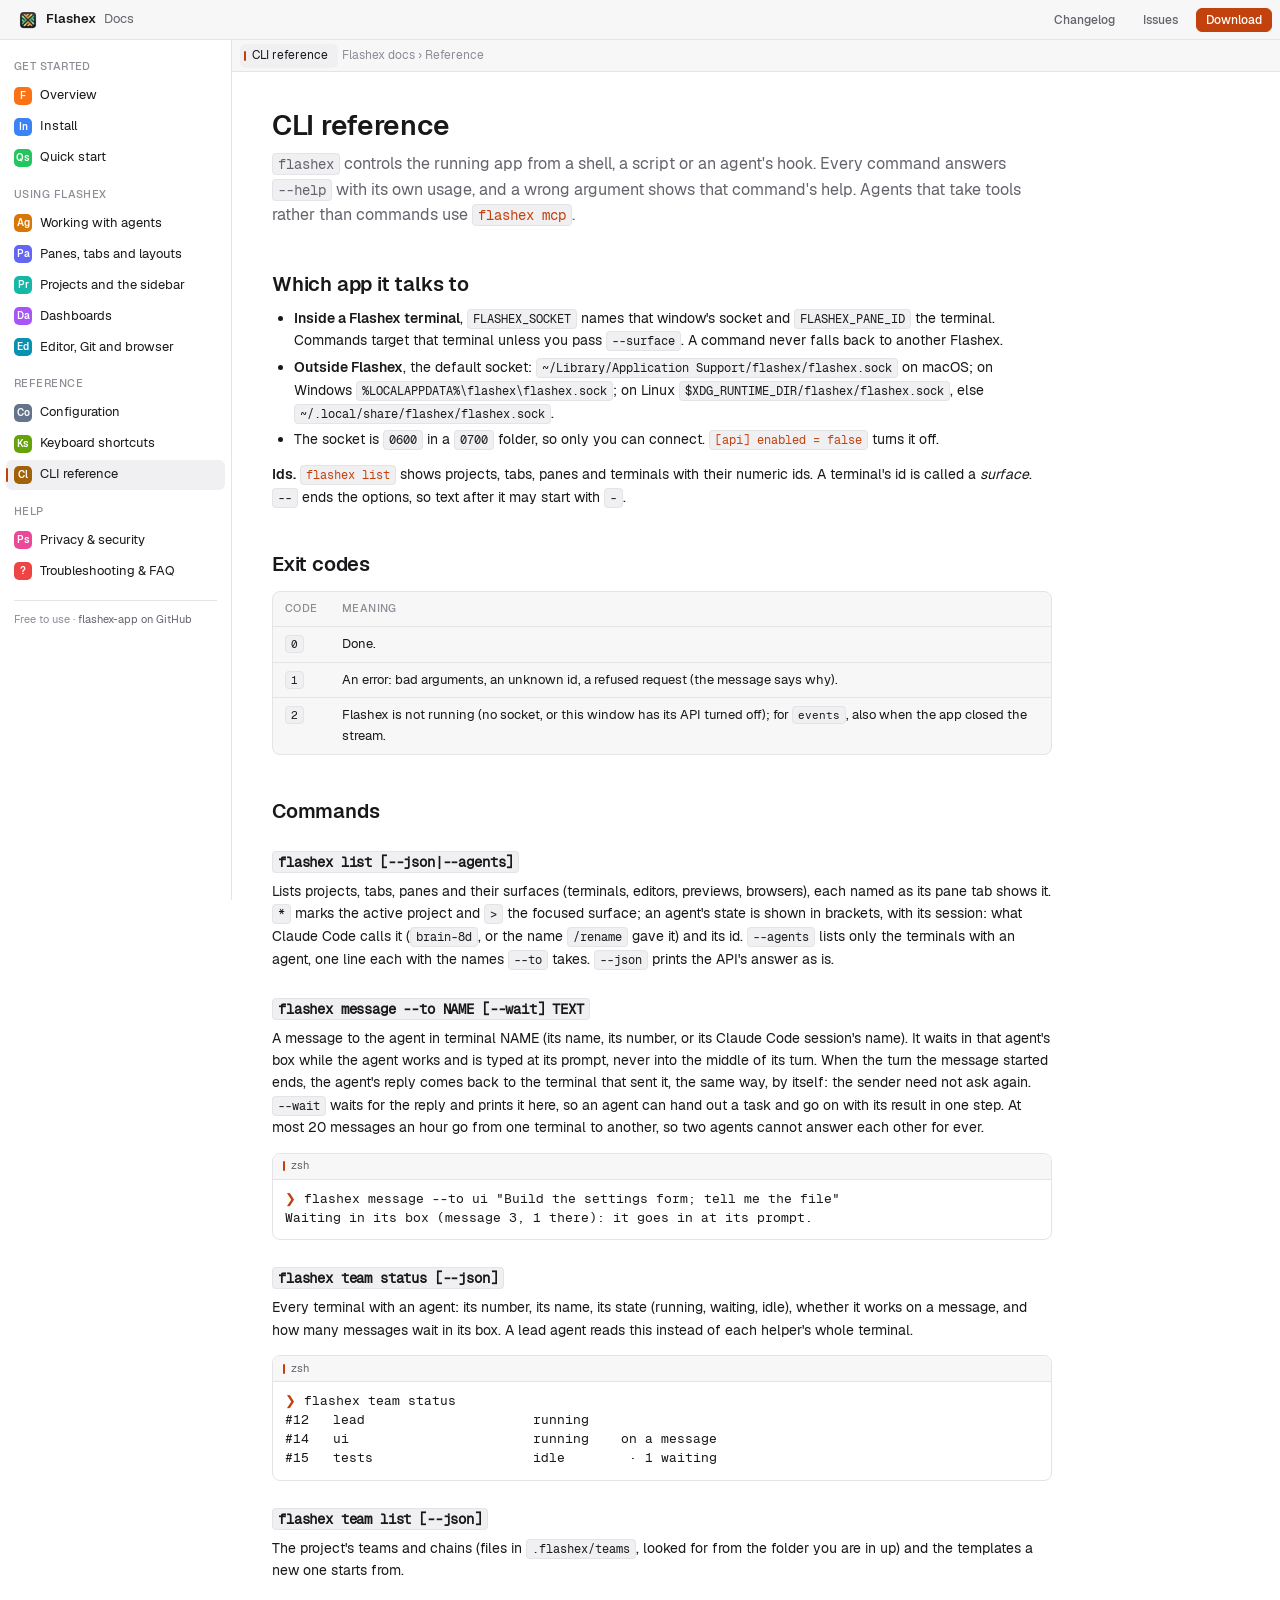
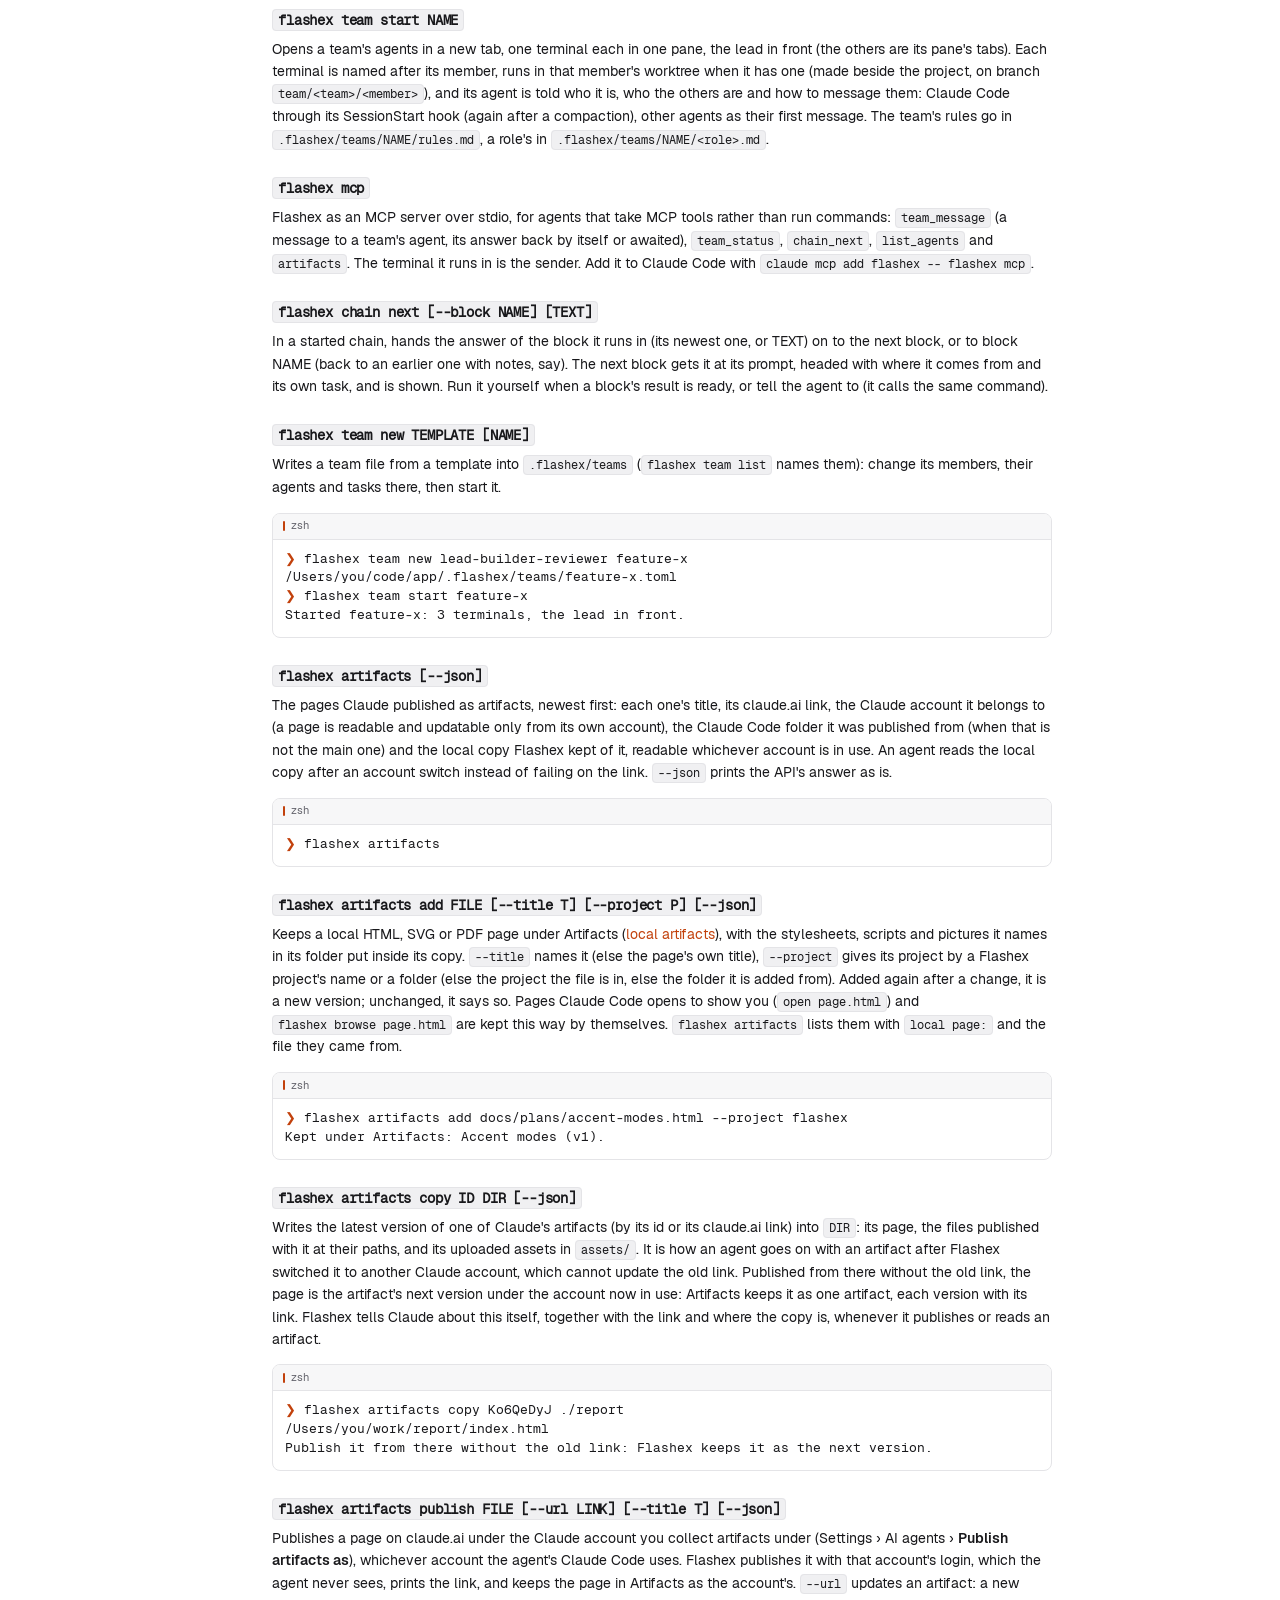
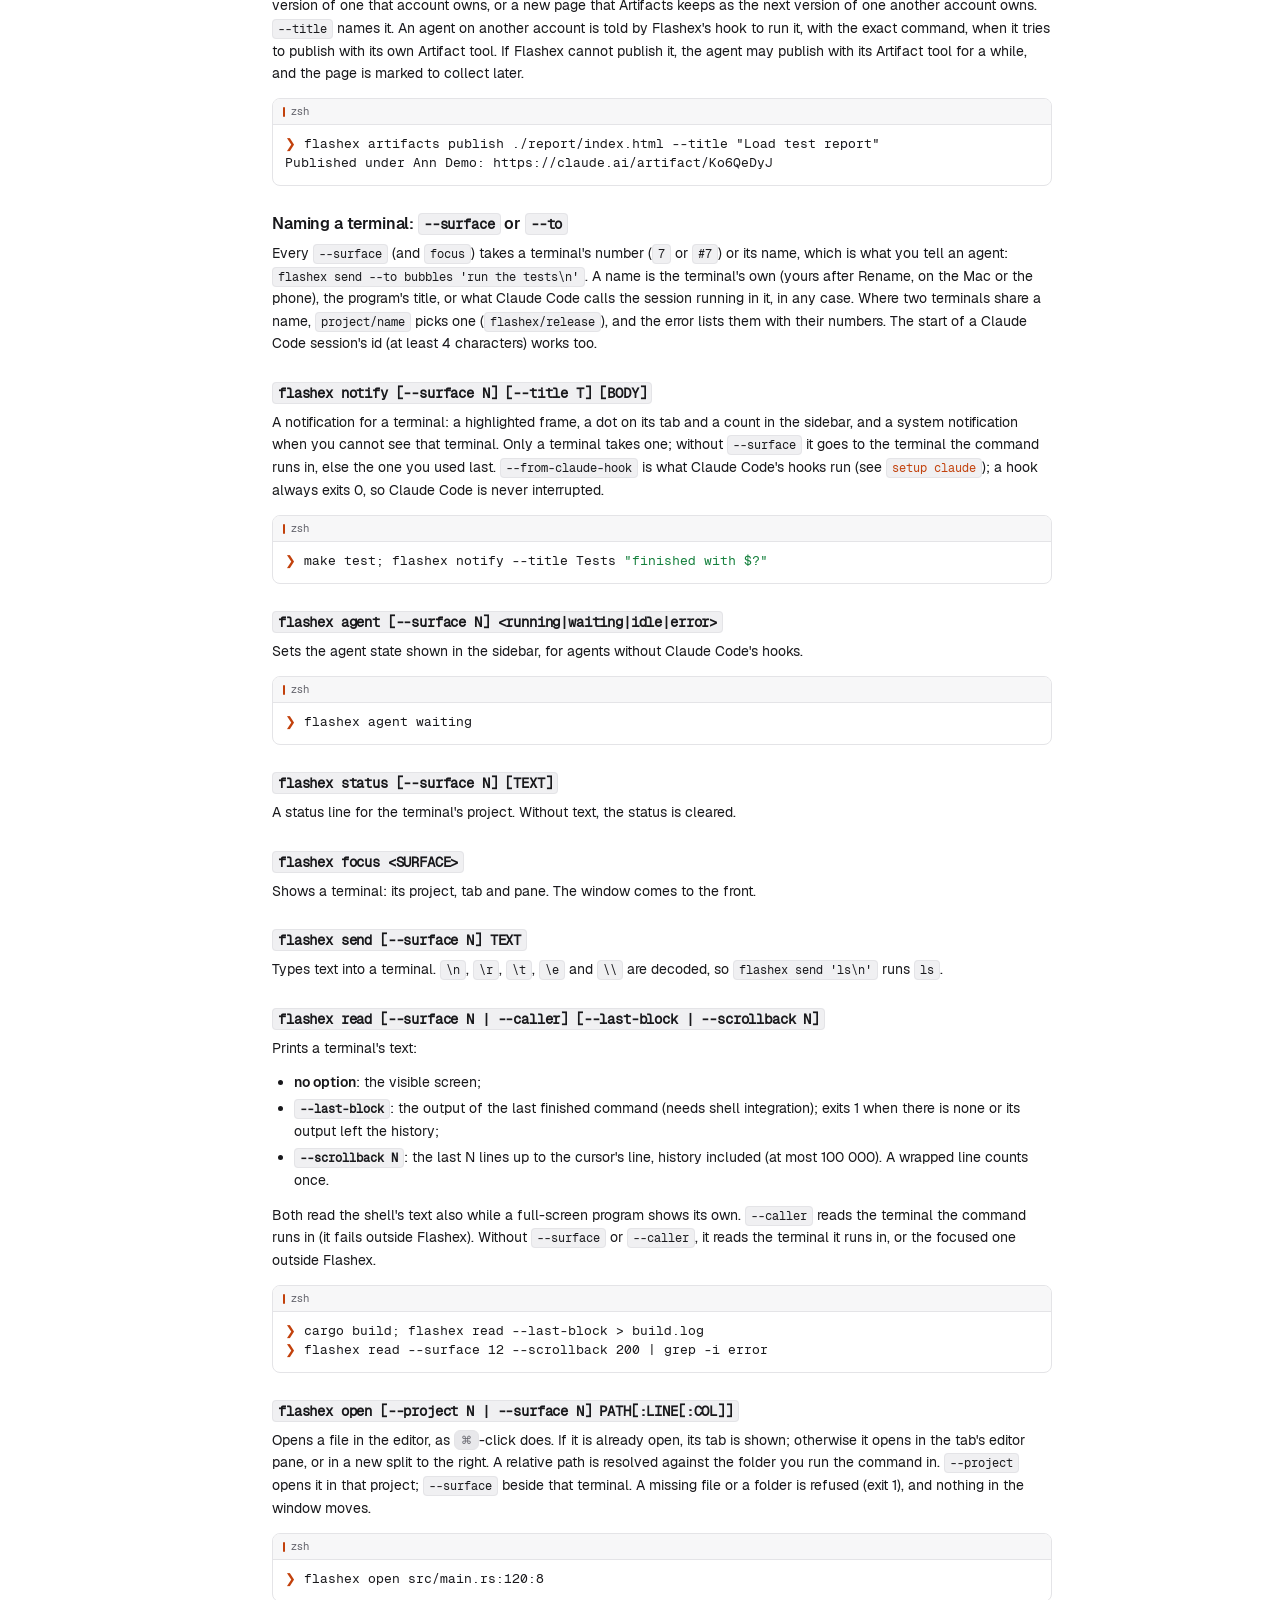
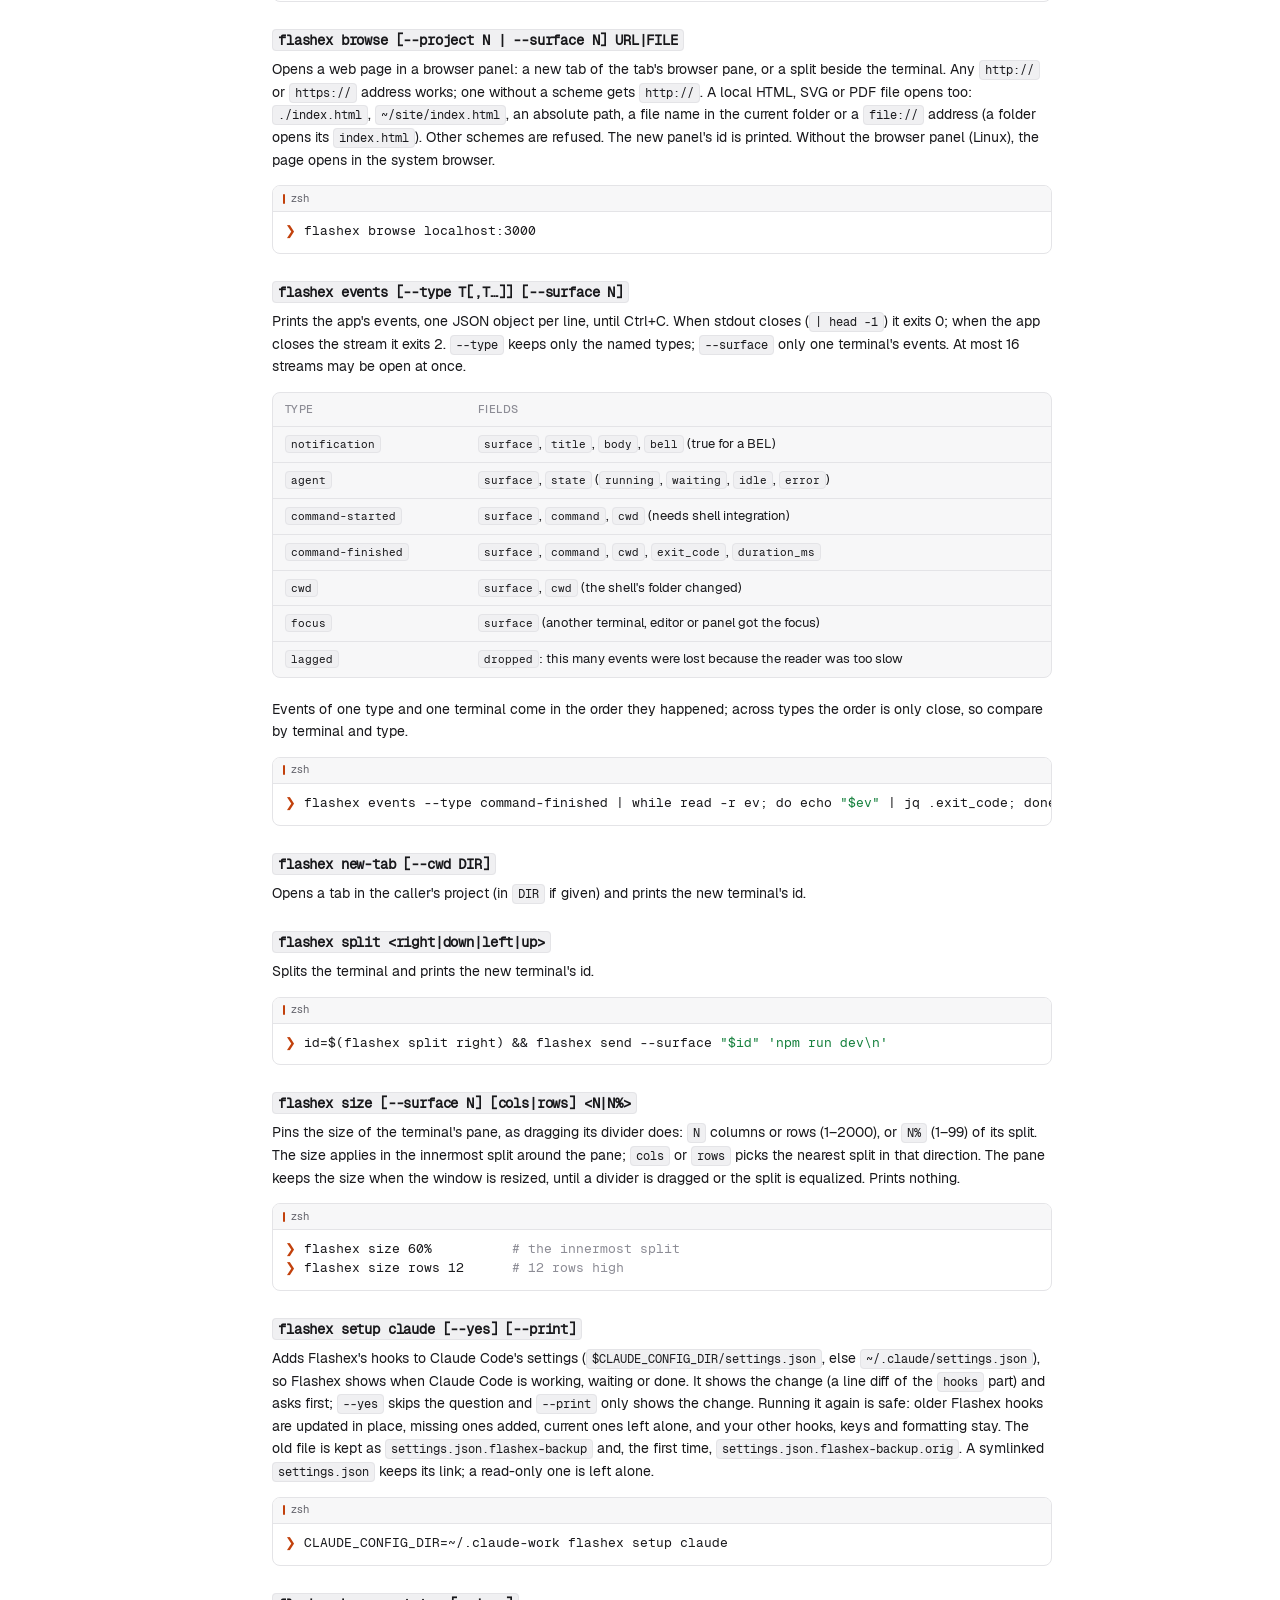
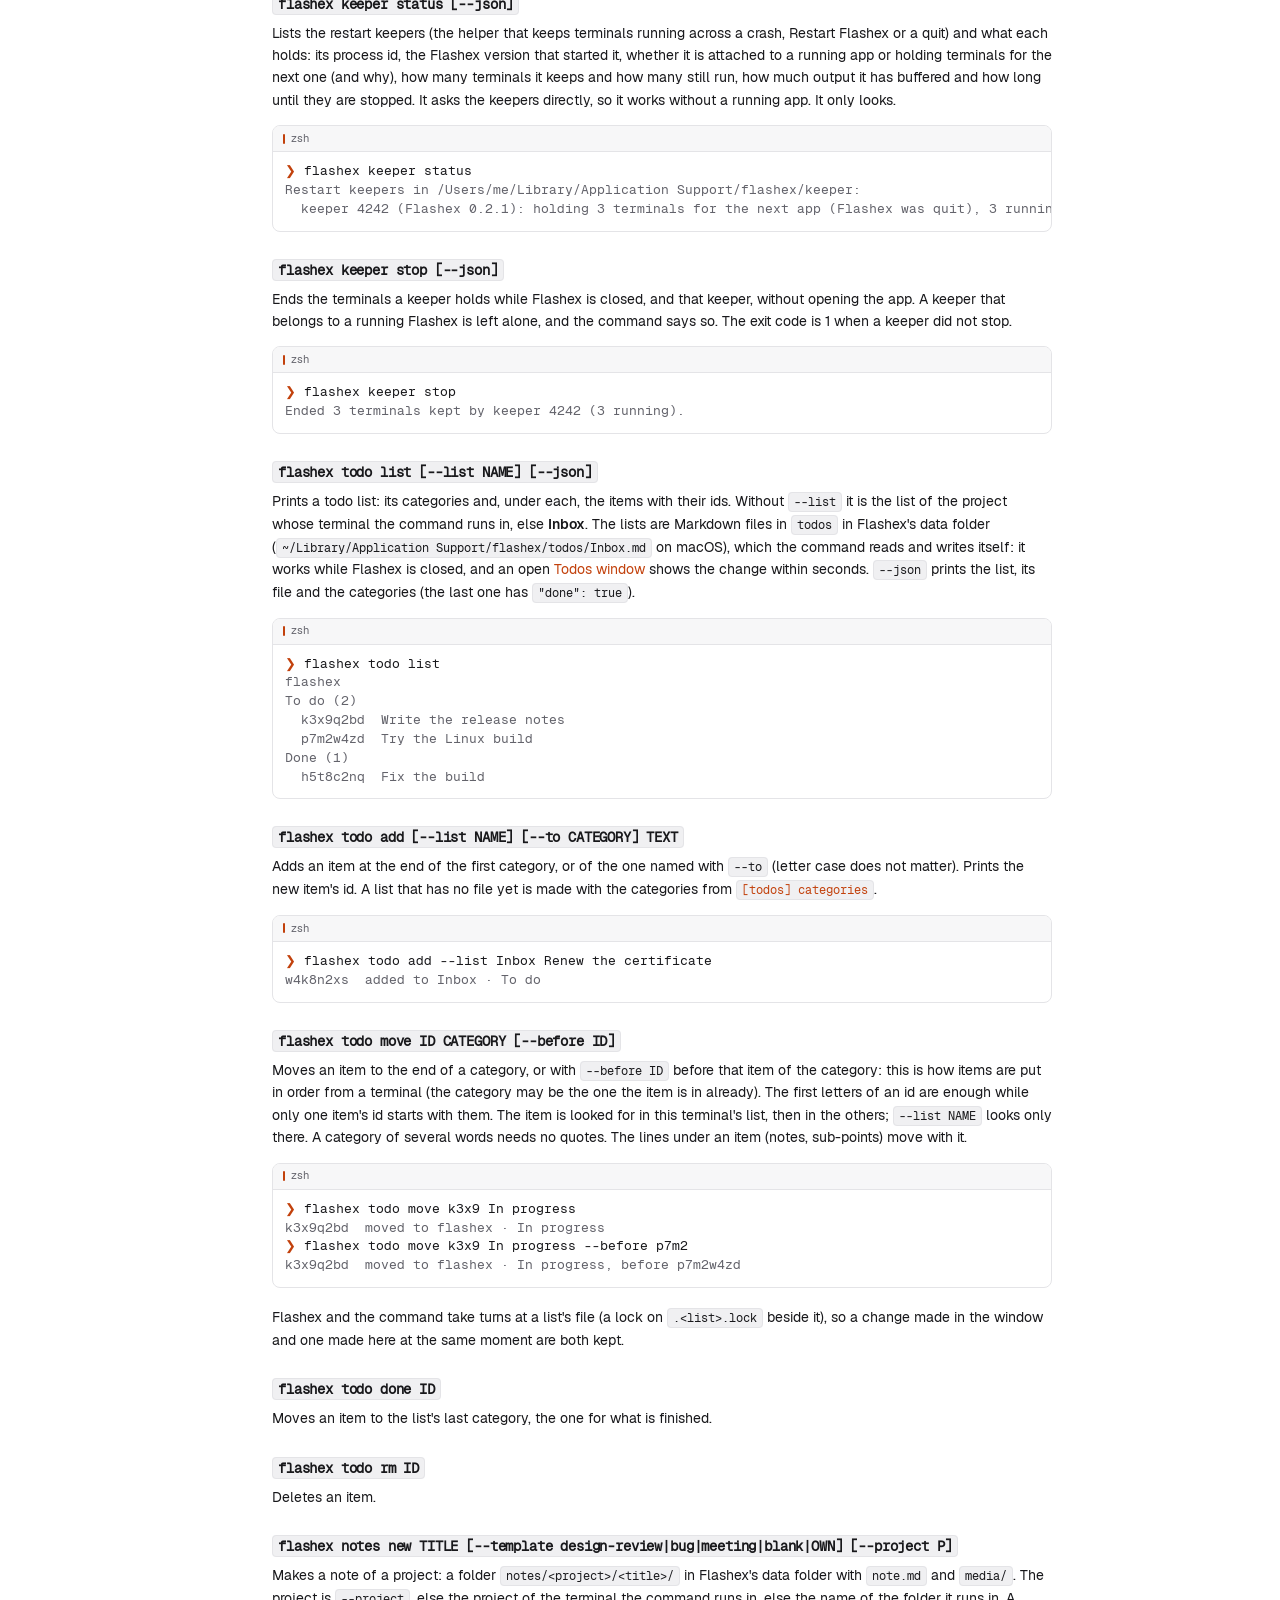
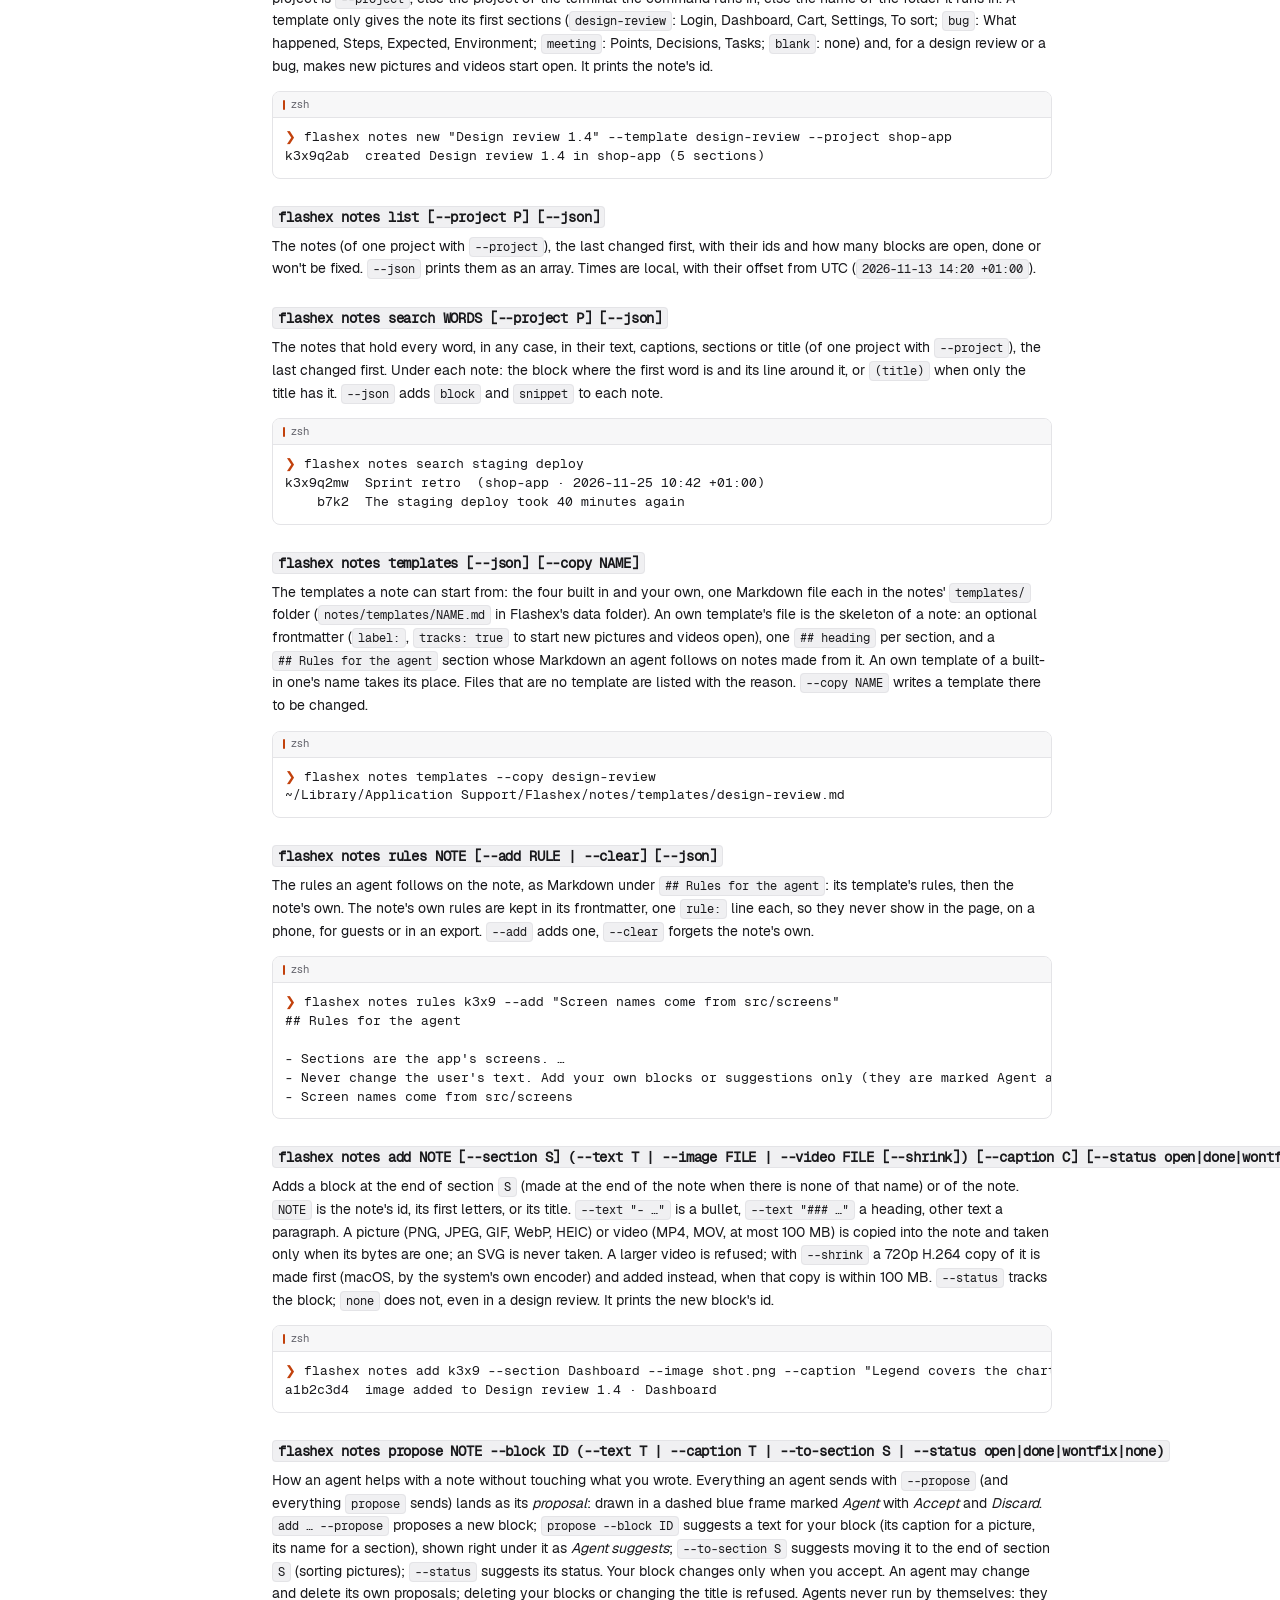
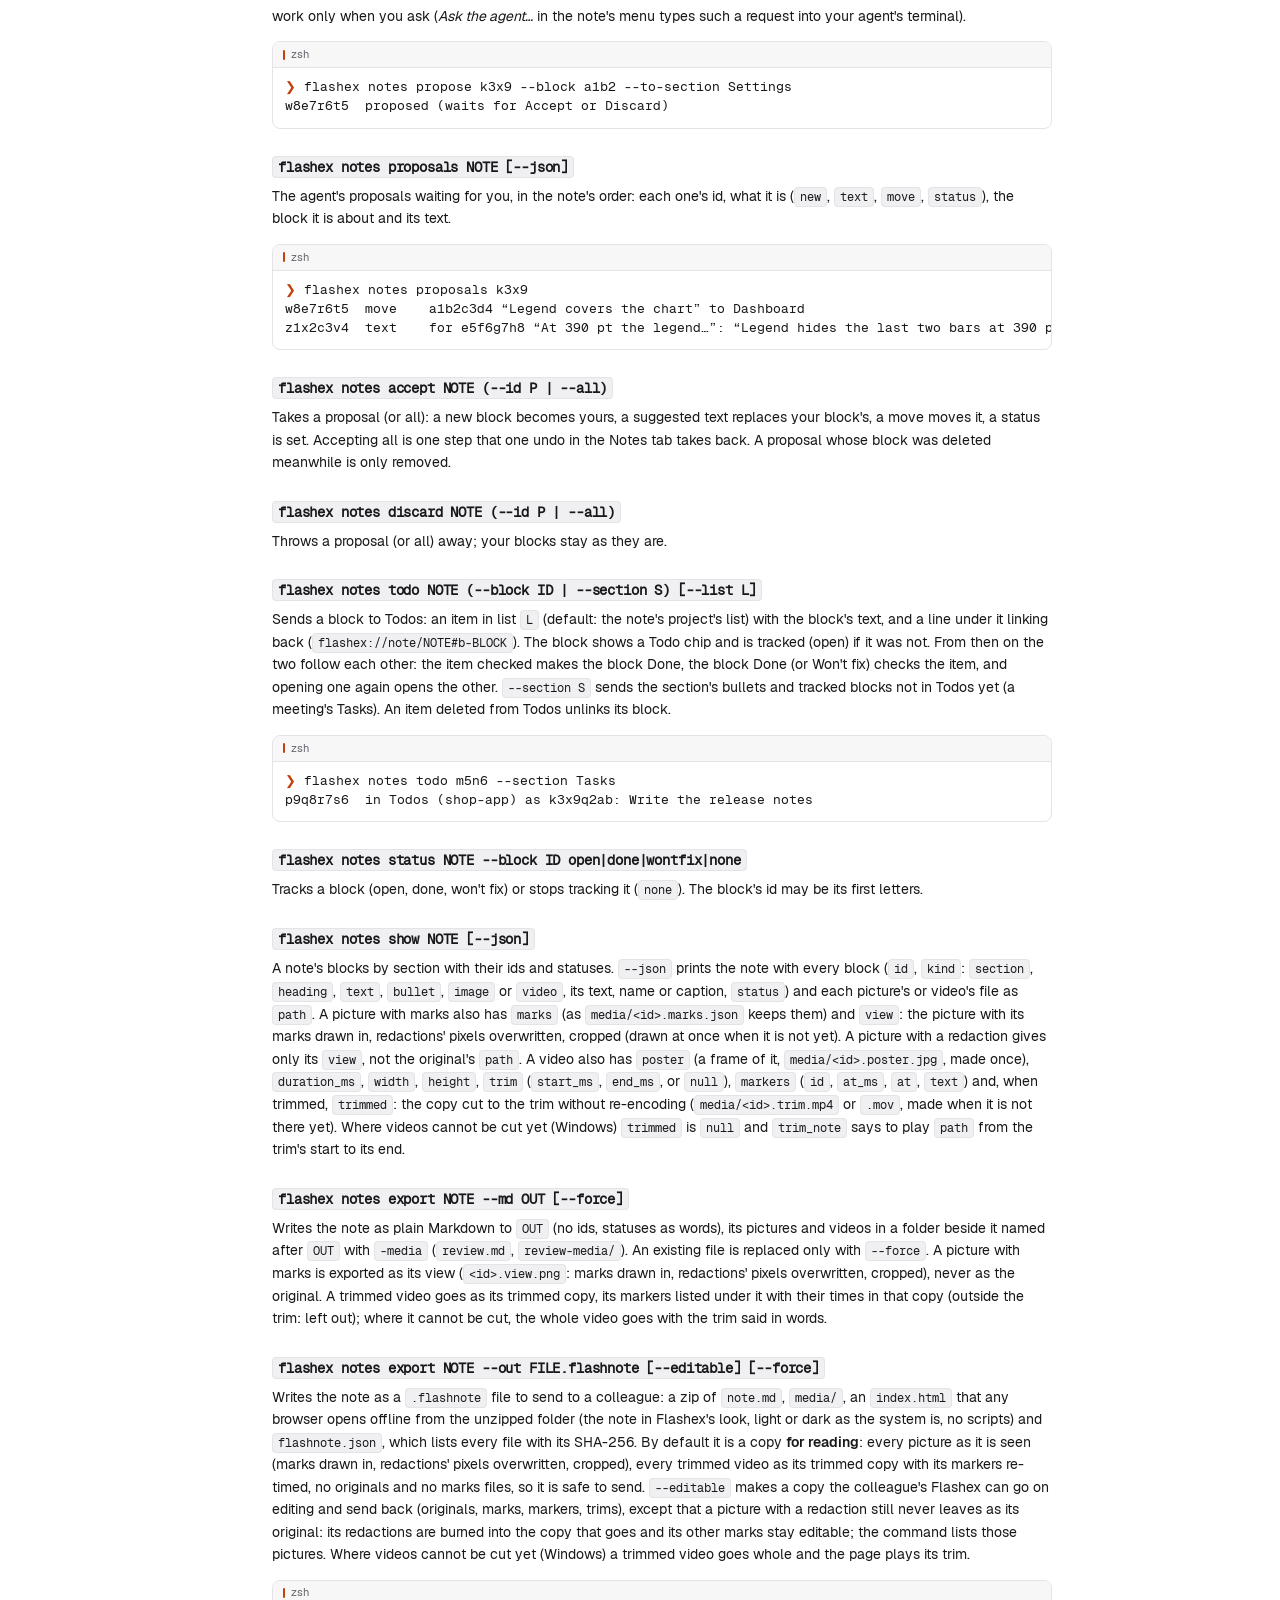
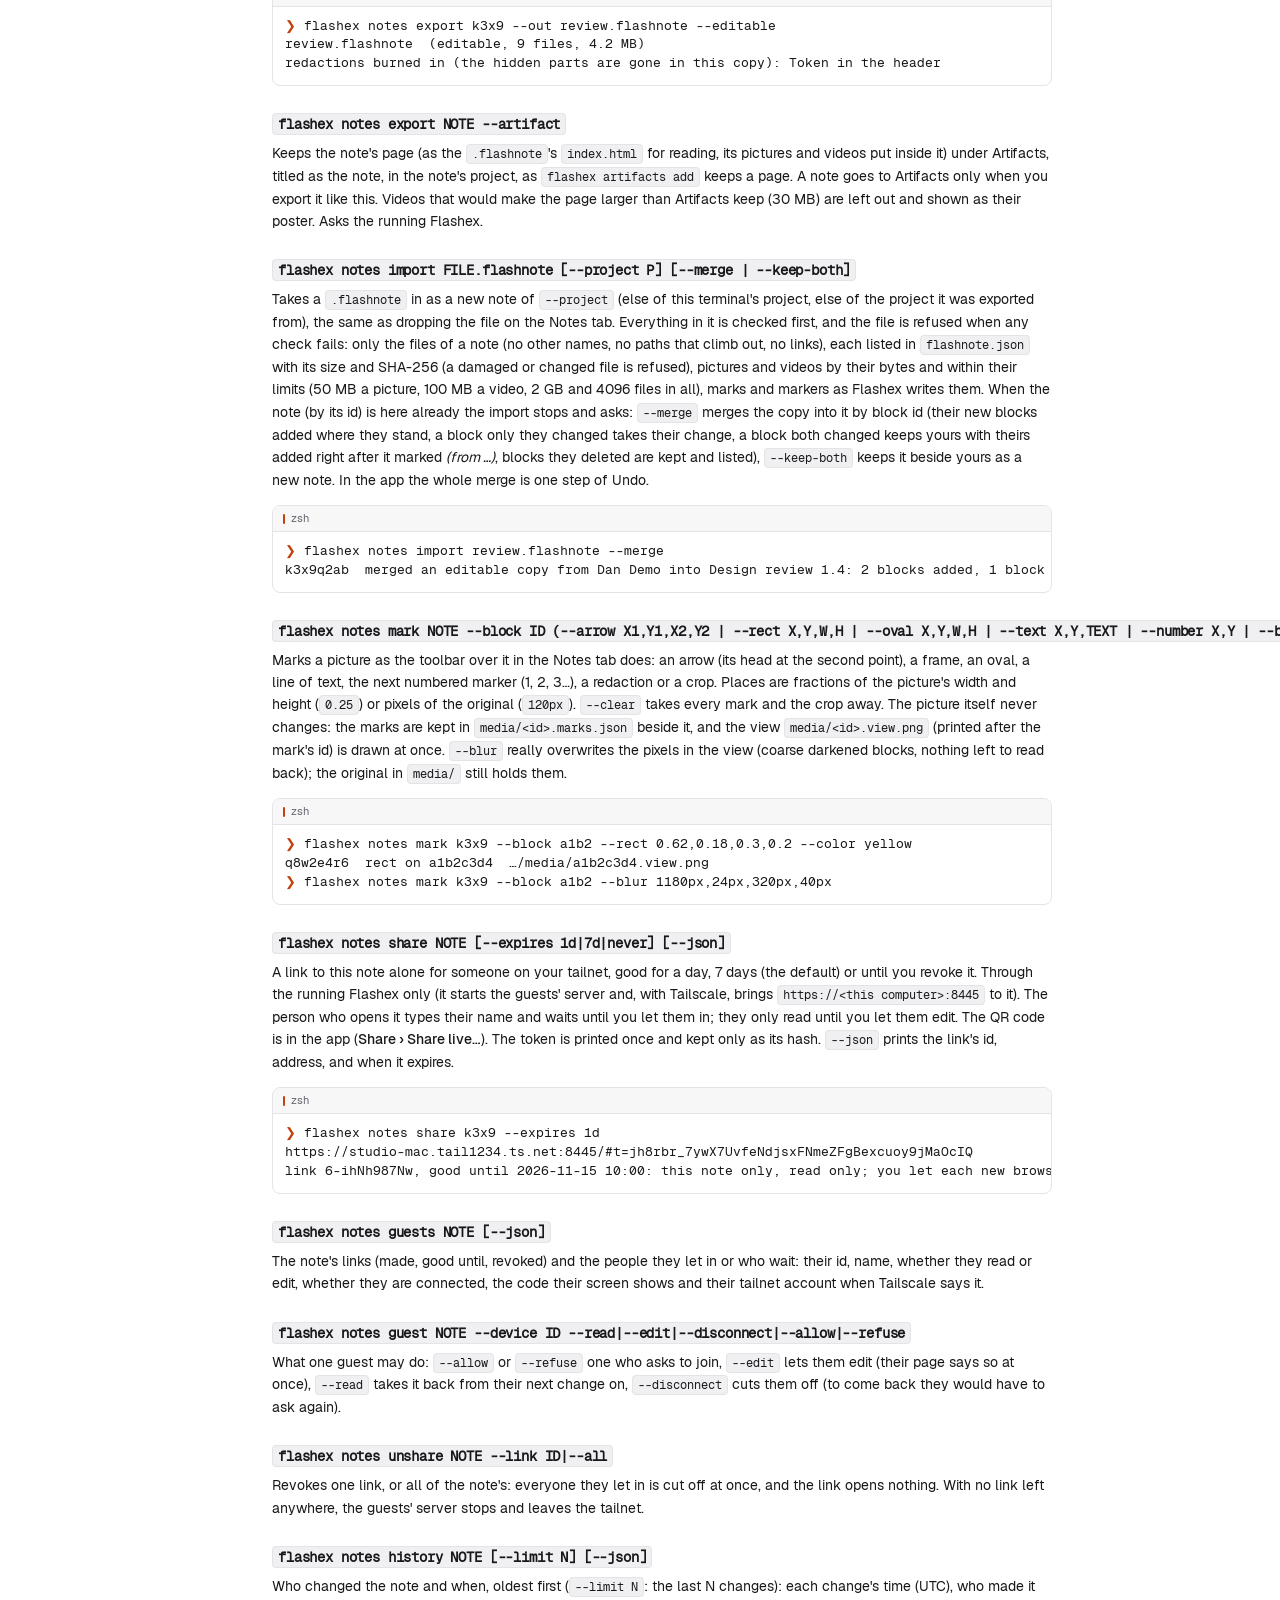
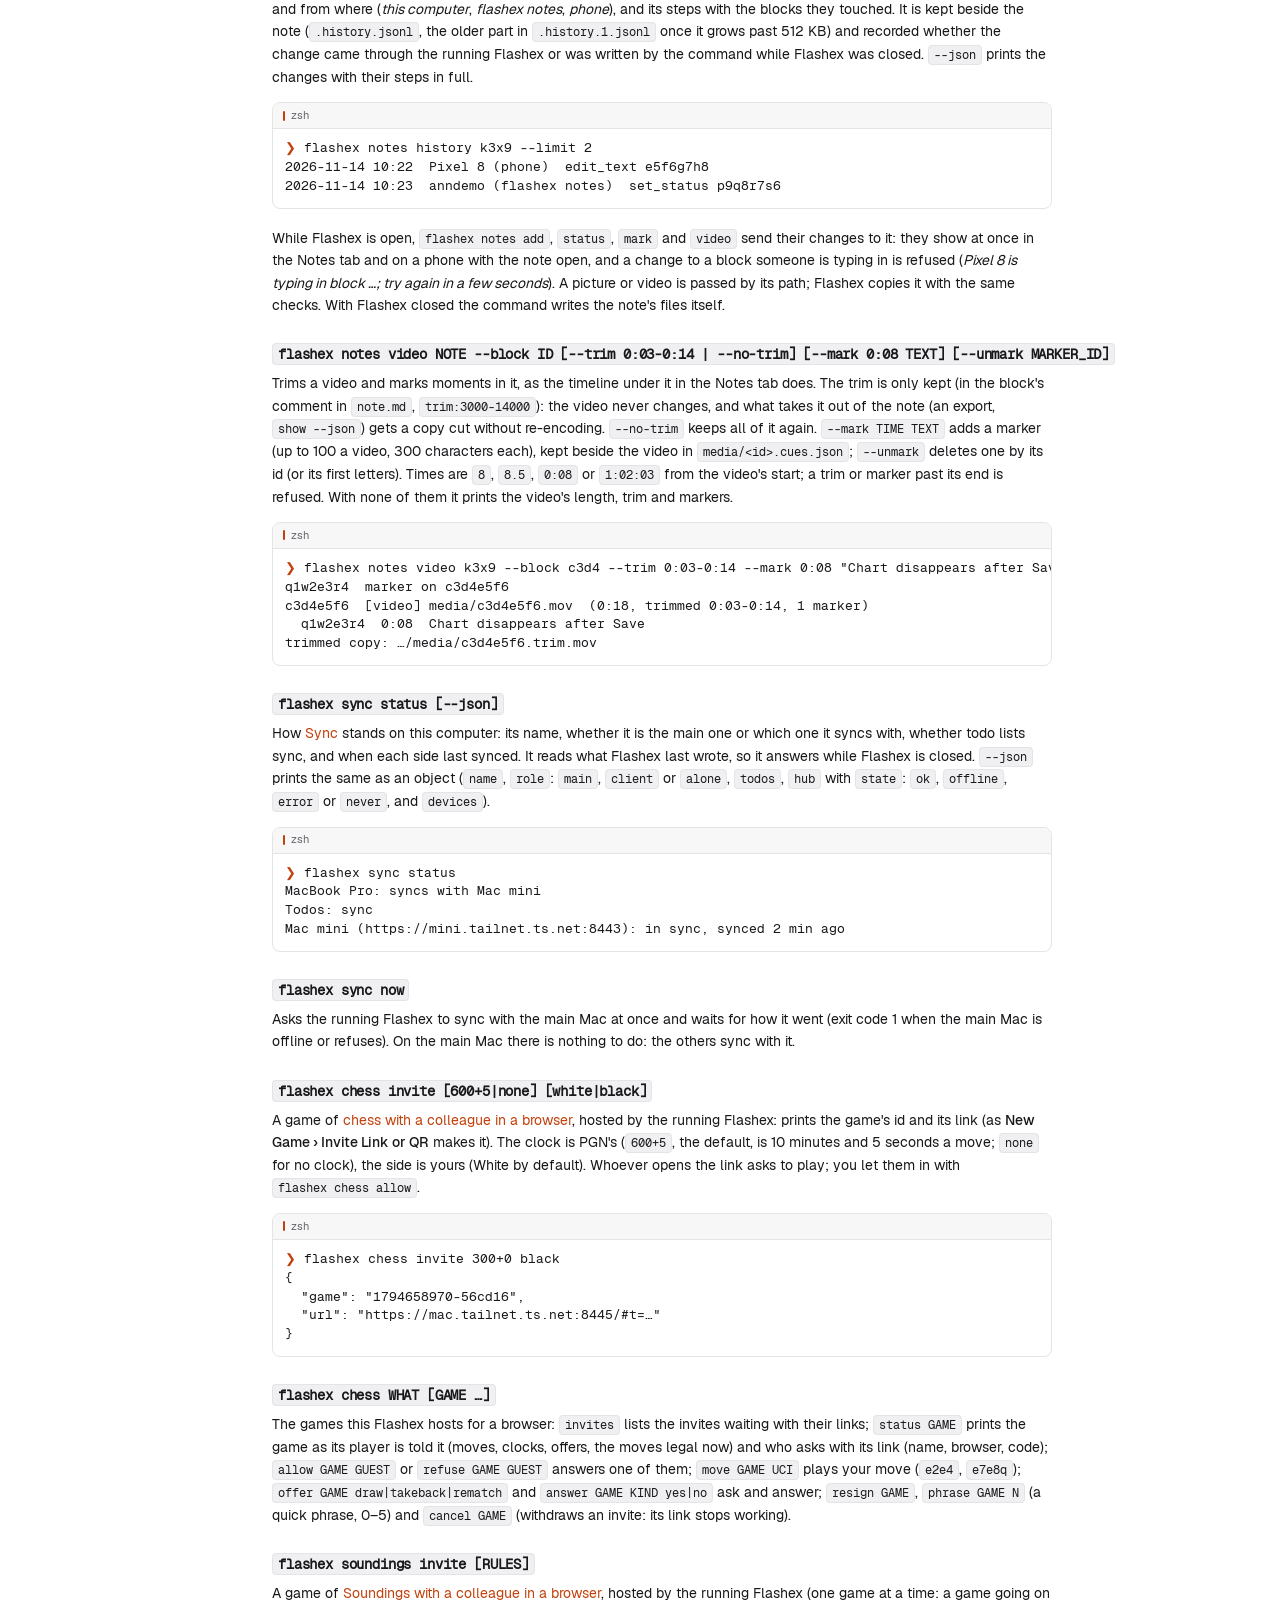
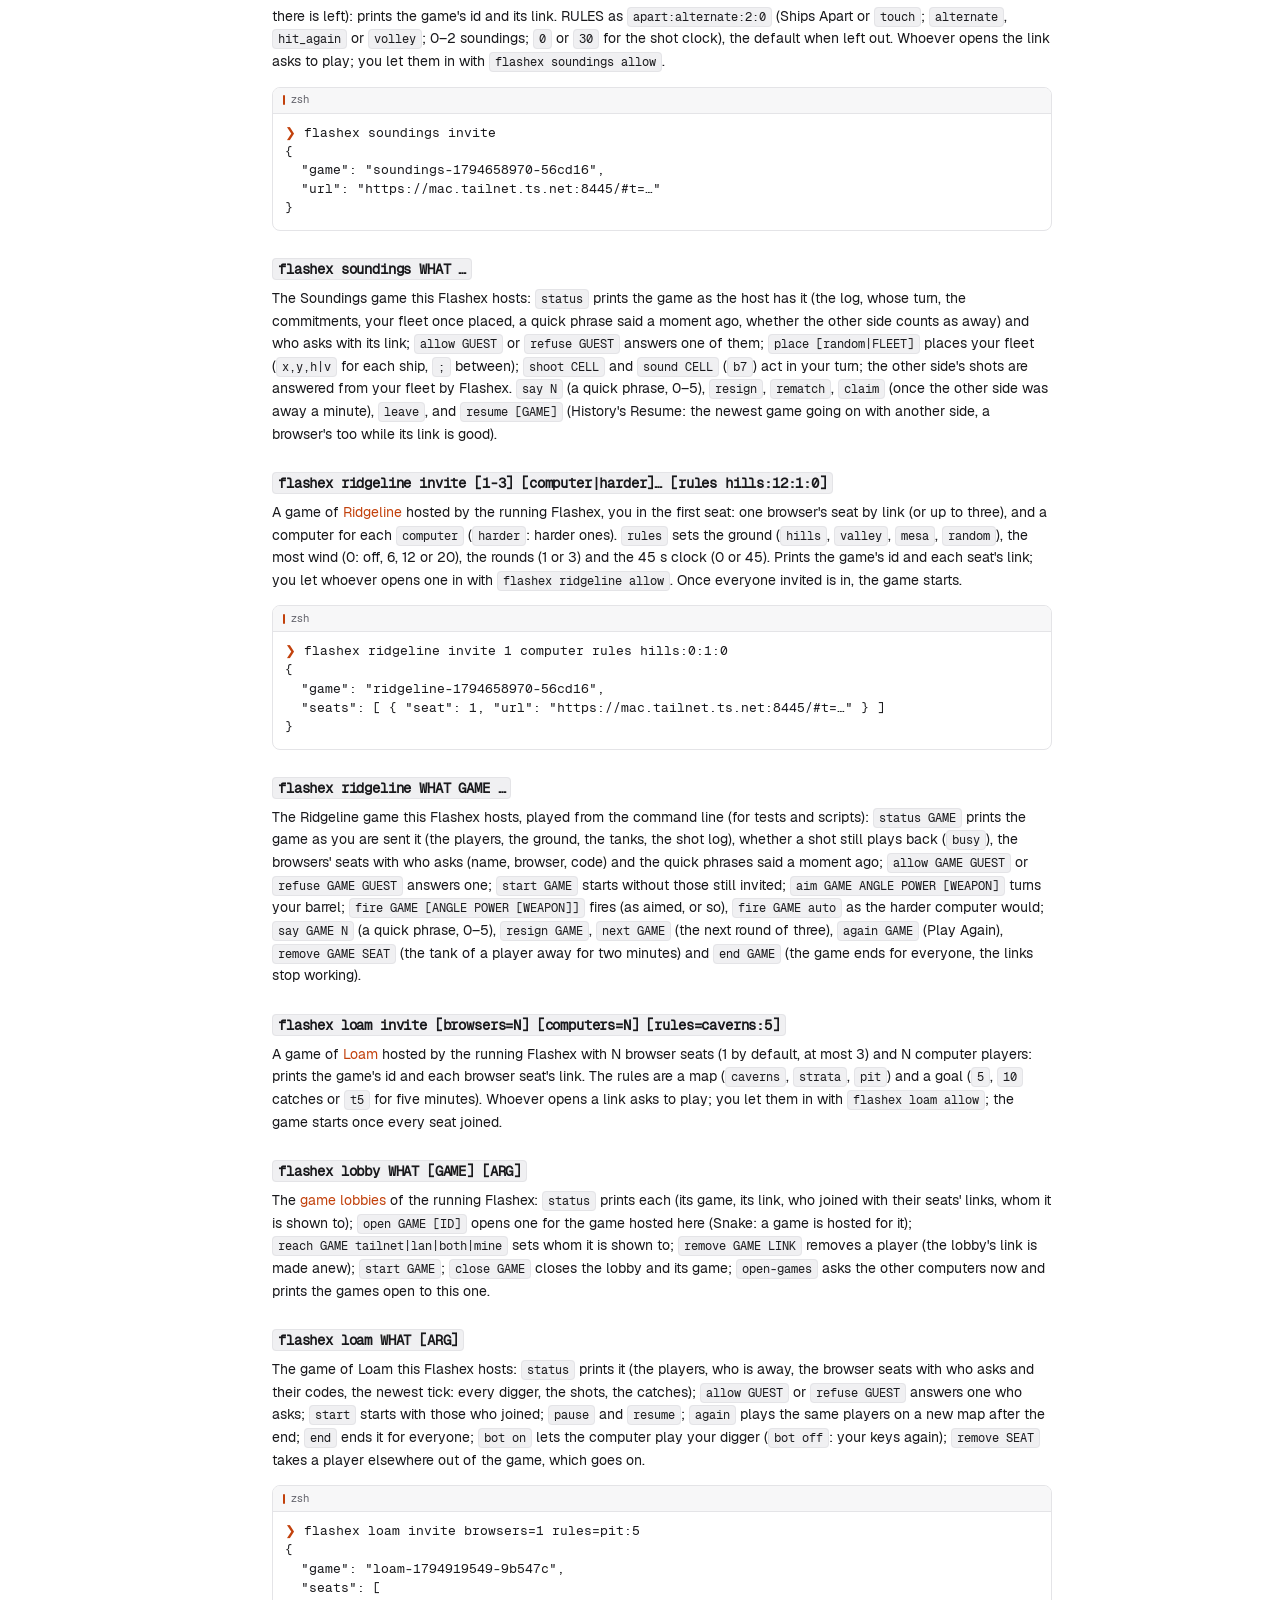
<file: docs/cli.html>
<!doctype html>
<!-- generated:head -->
<html lang="en">
<head>
<meta charset="utf-8">
<meta name="viewport" content="width=device-width, initial-scale=1">
<meta name="color-scheme" content="dark light">
<title>CLI reference · Flashex docs</title>
<meta name="description" content="Every flashex command with its options and examples, and the socket API.">
<link rel="icon" href="screenshots/icon.png">
<link rel="stylesheet" href="assets/docs.css">
</head>
<body>
<header class="titlebar">
<button class="btn nav-toggle" type="button" aria-label="Show the pages" aria-expanded="false"><svg viewBox="0 0 16 16" fill="none" stroke="currentColor" stroke-width="1.4" aria-hidden="true"><rect x="1.5" y="2.5" width="13" height="11" rx="2"/><path d="M6 2.5v11"/></svg></button>
<a class="brand" href="index.html"><img src="screenshots/icon.png" alt="">Flashex <span class="sub">Docs</span></a>
<span class="spacer"></span>
<a class="btn wide" href="https://github.com/palo-kunovsky-flash/flashex-app/blob/main/CHANGELOG.md">Changelog</a>
<a class="btn wide" href="https://github.com/palo-kunovsky-flash/flashex-app/issues">Issues</a>
<a class="btn primary" href="https://github.com/palo-kunovsky-flash/flashex-app/releases/latest/download/Flashex-macOS-arm64.dmg">Download</a>
</header>
<nav class="sidebar" aria-label="Pages">
<div class="group">Get started</div>
<a class="row" href="index.html"><span class="badge c-orange">F</span>Overview</a>
<a class="row" href="install.html"><span class="badge c-blue">In</span>Install</a>
<a class="row" href="quick-start.html"><span class="badge c-green">Qs</span>Quick start</a>
<div class="group">Using Flashex</div>
<a class="row" href="agents.html"><span class="badge c-amber">Ag</span>Working with agents</a>
<a class="row" href="panes.html"><span class="badge c-indigo">Pa</span>Panes, tabs and layouts</a>
<a class="row" href="projects.html"><span class="badge c-teal">Pr</span>Projects and the sidebar</a>
<a class="row" href="dashboards.html"><span class="badge c-purple">Da</span>Dashboards</a>
<a class="row" href="editor.html"><span class="badge c-cyan">Ed</span>Editor, Git and browser</a>
<div class="group">Reference</div>
<a class="row" href="configuration.html"><span class="badge c-slate">Co</span>Configuration</a>
<a class="row" href="shortcuts.html"><span class="badge c-lime">Ks</span>Keyboard shortcuts</a>
<a class="row active" aria-current="page" href="cli.html"><span class="badge c-brown">Cl</span>CLI reference</a>
<div class="group">Help</div>
<a class="row" href="privacy.html"><span class="badge c-pink">Ps</span>Privacy &amp; security</a>
<a class="row" href="troubleshooting.html"><span class="badge c-red">?</span>Troubleshooting &amp; FAQ</a>
<div class="foot">Free to use · <a href="https://github.com/palo-kunovsky-flash/flashex-app">flashex-app on GitHub</a></div>
</nav>
<main class="pane">
<div class="pane-tabs"><span class="pane-tab">CLI reference</span><span class="crumb">Flashex docs › Reference</span></div>
<article class="content">
<!-- /generated:head -->
<h1>CLI reference</h1>
<p class="lede"><code>flashex</code> controls the running app from a shell, a script or an agent's hook. Every command answers <code>--help</code> with its own usage, and a wrong argument shows that command's help. Agents that take tools rather than commands use <a href="#flashex-mcp"><code>flashex mcp</code></a>.</p>

<h2 id="which-app">Which app it talks to</h2>
<ul>
<li><strong>Inside a Flashex terminal</strong>, <code>FLASHEX_SOCKET</code> names that window's socket and <code>FLASHEX_PANE_ID</code> the terminal. Commands target that terminal unless you pass <code>--surface</code>. A command never falls back to another Flashex.</li>
<li><strong>Outside Flashex</strong>, the default socket: <code>~/Library/Application Support/flashex/flashex.sock</code> on macOS; on Windows <code>%LOCALAPPDATA%\flashex\flashex.sock</code>; on Linux <code>$XDG_RUNTIME_DIR/flashex/flashex.sock</code>, else <code>~/.local/share/flashex/flashex.sock</code>.</li>
<li>The socket is <code>0600</code> in a <code>0700</code> folder, so only you can connect. <a href="configuration.html#cfg-api-enabled"><code>[api] enabled = false</code></a> turns it off.</li>
</ul>
<p><strong>Ids.</strong> <a href="#flashex-list"><code>flashex list</code></a> shows projects, tabs, panes and terminals with their numeric ids. A terminal's id is called a <em>surface</em>. <code>--</code> ends the options, so text after it may start with <code>-</code>.</p>

<h2 id="exit-codes">Exit codes</h2>
<div class="table-wrap"><table>
<thead><tr><th>Code</th><th>Meaning</th></tr></thead>
<tbody>
<tr><td><code>0</code></td><td>Done.</td></tr>
<tr><td><code>1</code></td><td>An error: bad arguments, an unknown id, a refused request (the message says why).</td></tr>
<tr><td><code>2</code></td><td>Flashex is not running (no socket, or this window has its API turned off); for <code>events</code>, also when the app closed the stream.</td></tr>
</tbody></table></div>

<h2 id="commands">Commands</h2>

<h3 id="flashex-list"><code>flashex list [--json|--agents]</code></h3>
<p>Lists projects, tabs, panes and their surfaces (terminals, editors, previews, browsers), each named as its pane tab shows it. <code>*</code> marks the active project and <code>&gt;</code> the focused surface; an agent's state is shown in brackets, with its session: what Claude Code calls it (<code>brain-8d</code>, or the name <code>/rename</code> gave it) and its id. <code>--agents</code> lists only the terminals with an agent, one line each with the names <code>--to</code> takes. <code>--json</code> prints the API's answer as is.</p>

<h3 id="flashex-message"><code>flashex message --to NAME [--wait] TEXT</code></h3>
<p>A message to the agent in terminal NAME (its name, its number, or its Claude Code session's name). It waits in that agent's box while the agent works and is typed at its prompt, never into the middle of its turn. When the turn the message started ends, the agent's reply comes back to the terminal that sent it, the same way, by itself: the sender need not ask again. <code>--wait</code> waits for the reply and prints it here, so an agent can hand out a task and go on with its result in one step. At most 20 messages an hour go from one terminal to another, so two agents cannot answer each other for ever.</p>
<div class="term"><div class="term-bar">zsh</div><pre><code><span class="p">❯</span> flashex message --to ui "Build the settings form; tell me the file"
Waiting in its box (message 3, 1 there): it goes in at its prompt.</code></pre></div>
<h3 id="flashex-team-status"><code>flashex team status [--json]</code></h3>
<p>Every terminal with an agent: its number, its name, its state (running, waiting, idle), whether it works on a message, and how many messages wait in its box. A lead agent reads this instead of each helper's whole terminal.</p>
<div class="term"><div class="term-bar">zsh</div><pre><code><span class="p">❯</span> flashex team status
#12   lead                     running
#14   ui                       running    on a message
#15   tests                    idle        · 1 waiting</code></pre></div>
<h3 id="flashex-team-list"><code>flashex team list [--json]</code></h3>
<p>The project's teams and chains (files in <code>.flashex/teams</code>, looked for from the folder you are in up) and the templates a new one starts from.</p>
<h3 id="flashex-team-start"><code>flashex team start NAME</code></h3>
<p>Opens a team's agents in a new tab, one terminal each in one pane, the lead in front (the others are its pane's tabs). Each terminal is named after its member, runs in that member's worktree when it has one (made beside the project, on branch <code>team/&lt;team&gt;/&lt;member&gt;</code>), and its agent is told who it is, who the others are and how to message them: Claude Code through its SessionStart hook (again after a compaction), other agents as their first message. The team's rules go in <code>.flashex/teams/NAME/rules.md</code>, a role's in <code>.flashex/teams/NAME/&lt;role&gt;.md</code>.</p>
<h3 id="flashex-mcp"><code>flashex mcp</code></h3>
<p>Flashex as an MCP server over stdio, for agents that take MCP tools rather than run commands: <code>team_message</code> (a message to a team's agent, its answer back by itself or awaited), <code>team_status</code>, <code>chain_next</code>, <code>list_agents</code> and <code>artifacts</code>. The terminal it runs in is the sender. Add it to Claude Code with <code>claude mcp add flashex -- flashex mcp</code>.</p>
<h3 id="flashex-chain-next"><code>flashex chain next [--block NAME] [TEXT]</code></h3>
<p>In a started chain, hands the answer of the block it runs in (its newest one, or TEXT) on to the next block, or to block NAME (back to an earlier one with notes, say). The next block gets it at its prompt, headed with where it comes from and its own task, and is shown. Run it yourself when a block's result is ready, or tell the agent to (it calls the same command).</p>
<h3 id="flashex-team-new"><code>flashex team new TEMPLATE [NAME]</code></h3>
<p>Writes a team file from a template into <code>.flashex/teams</code> (<code>flashex team list</code> names them): change its members, their agents and tasks there, then start it.</p>
<div class="term"><div class="term-bar">zsh</div><pre><code><span class="p">❯</span> flashex team new lead-builder-reviewer feature-x
/Users/you/code/app/.flashex/teams/feature-x.toml
<span class="p">❯</span> flashex team start feature-x
Started feature-x: 3 terminals, the lead in front.</code></pre></div>
<h3 id="flashex-artifacts"><code>flashex artifacts [--json]</code></h3>
<p>The pages Claude published as artifacts, newest first: each one's title, its claude.ai link, the Claude account it belongs to (a page is readable and updatable only from its own account), the Claude Code folder it was published from (when that is not the main one) and the local copy Flashex kept of it, readable whichever account is in use. An agent reads the local copy after an account switch instead of failing on the link. <code>--json</code> prints the API's answer as is.</p>
<div class="term"><div class="term-bar">zsh</div><pre><code><span class="p">❯</span> flashex artifacts</code></pre></div>

<h3 id="flashex-artifacts-add"><code>flashex artifacts add FILE [--title T] [--project P] [--json]</code></h3>
<p>Keeps a local HTML, SVG or PDF page under Artifacts (<a href="dashboards.html#local-artifacts">local artifacts</a>), with the stylesheets, scripts and pictures it names in its folder put inside its copy. <code>--title</code> names it (else the page's own title), <code>--project</code> gives its project by a Flashex project's name or a folder (else the project the file is in, else the folder it is added from). Added again after a change, it is a new version; unchanged, it says so. Pages Claude Code opens to show you (<code>open page.html</code>) and <code>flashex browse page.html</code> are kept this way by themselves. <code>flashex artifacts</code> lists them with <code>local page:</code> and the file they came from.</p>
<div class="term"><div class="term-bar">zsh</div><pre><code><span class="p">❯</span> flashex artifacts add docs/plans/accent-modes.html --project flashex
Kept under Artifacts: Accent modes (v1).</code></pre></div>

<h3 id="flashex-artifacts-copy"><code>flashex artifacts copy ID DIR [--json]</code></h3>
<p>Writes the latest version of one of Claude's artifacts (by its id or its claude.ai link) into <code>DIR</code>: its page, the files published with it at their paths, and its uploaded assets in <code>assets/</code>. It is how an agent goes on with an artifact after Flashex switched it to another Claude account, which cannot update the old link. Published from there without the old link, the page is the artifact's next version under the account now in use: Artifacts keeps it as one artifact, each version with its link. Flashex tells Claude about this itself, together with the link and where the copy is, whenever it publishes or reads an artifact.</p>
<div class="term"><div class="term-bar">zsh</div><pre><code><span class="p">❯</span> flashex artifacts copy Ko6QeDyJ ./report
/Users/you/work/report/index.html
Publish it from there without the old link: Flashex keeps it as the next version.</code></pre></div>

<h3 id="flashex-artifacts-publish"><code>flashex artifacts publish FILE [--url LINK] [--title T] [--json]</code></h3>
<p>Publishes a page on claude.ai under the Claude account you collect artifacts under (Settings › AI agents › <strong>Publish artifacts as</strong>), whichever account the agent's Claude Code uses. Flashex publishes it with that account's login, which the agent never sees, prints the link, and keeps the page in Artifacts as the account's. <code>--url</code> updates an artifact: a new version of one that account owns, or a new page that Artifacts keeps as the next version of one another account owns. <code>--title</code> names it. An agent on another account is told by Flashex's hook to run it, with the exact command, when it tries to publish with its own Artifact tool. If Flashex cannot publish it, the agent may publish with its Artifact tool for a while, and the page is marked to collect later.</p>
<div class="term"><div class="term-bar">zsh</div><pre><code><span class="p">❯</span> flashex artifacts publish ./report/index.html --title "Load test report"
Published under Ann Demo: https://claude.ai/artifact/Ko6QeDyJ</code></pre></div>

<h3 id="naming-a-terminal">Naming a terminal: <code>--surface</code> or <code>--to</code></h3>
<p>Every <code>--surface</code> (and <code>focus</code>) takes a terminal's number (<code>7</code> or <code>#7</code>) or its name, which is what you tell an agent: <code>flashex send --to bubbles 'run the tests\n'</code>. A name is the terminal's own (yours after Rename, on the Mac or the phone), the program's title, or what Claude Code calls the session running in it, in any case. Where two terminals share a name, <code>project/name</code> picks one (<code>flashex/release</code>), and the error lists them with their numbers. The start of a Claude Code session's id (at least 4 characters) works too.</p>

<h3 id="flashex-notify"><code>flashex notify [--surface N] [--title T] [BODY]</code></h3>
<p>A notification for a terminal: a highlighted frame, a dot on its tab and a count in the sidebar, and a system notification when you cannot see that terminal. Only a terminal takes one; without <code>--surface</code> it goes to the terminal the command runs in, else the one you used last. <code>--from-claude-hook</code> is what Claude Code's hooks run (see <a href="#flashex-setup-claude"><code>setup claude</code></a>); a hook always exits 0, so Claude Code is never interrupted.</p>
<div class="term"><div class="term-bar">zsh</div><pre><code><span class="p">❯</span> make test; flashex notify --title Tests <span class="s">"finished with $?"</span></code></pre></div>

<h3 id="flashex-agent"><code>flashex agent [--surface N] &lt;running|waiting|idle|error&gt;</code></h3>
<p>Sets the agent state shown in the sidebar, for agents without Claude Code's hooks.</p>
<div class="term"><div class="term-bar">zsh</div><pre><code><span class="p">❯</span> flashex agent waiting</code></pre></div>

<h3 id="flashex-status"><code>flashex status [--surface N] [TEXT]</code></h3>
<p>A status line for the terminal's project. Without text, the status is cleared.</p>

<h3 id="flashex-focus"><code>flashex focus &lt;SURFACE&gt;</code></h3>
<p>Shows a terminal: its project, tab and pane. The window comes to the front.</p>

<h3 id="flashex-send"><code>flashex send [--surface N] TEXT</code></h3>
<p>Types text into a terminal. <code>\n</code>, <code>\r</code>, <code>\t</code>, <code>\e</code> and <code>\\</code> are decoded, so <code>flashex send 'ls\n'</code> runs <code>ls</code>.</p>

<h3 id="flashex-read"><code>flashex read [--surface N | --caller] [--last-block | --scrollback N]</code></h3>
<p>Prints a terminal's text:</p>
<ul>
<li><strong>no option</strong>: the visible screen;</li>
<li><strong><code>--last-block</code></strong>: the output of the last finished command (needs shell integration); exits 1 when there is none or its output left the history;</li>
<li><strong><code>--scrollback N</code></strong>: the last N lines up to the cursor's line, history included (at most 100 000). A wrapped line counts once.</li>
</ul>
<p>Both read the shell's text also while a full-screen program shows its own. <code>--caller</code> reads the terminal the command runs in (it fails outside Flashex). Without <code>--surface</code> or <code>--caller</code>, it reads the terminal it runs in, or the focused one outside Flashex.</p>
<div class="term"><div class="term-bar">zsh</div><pre><code><span class="p">❯</span> cargo build; flashex read --last-block &gt; build.log
<span class="p">❯</span> flashex read --surface 12 --scrollback 200 | grep -i error</code></pre></div>

<h3 id="flashex-open"><code>flashex open [--project N | --surface N] PATH[:LINE[:COL]]</code></h3>
<p>Opens a file in the editor, as <kbd>⌘</kbd>-click does. If it is already open, its tab is shown; otherwise it opens in the tab's editor pane, or in a new split to the right. A relative path is resolved against the folder you run the command in. <code>--project</code> opens it in that project; <code>--surface</code> beside that terminal. A missing file or a folder is refused (exit 1), and nothing in the window moves.</p>
<div class="term"><div class="term-bar">zsh</div><pre><code><span class="p">❯</span> flashex open src/main.rs:120:8</code></pre></div>

<h3 id="flashex-browse"><code>flashex browse [--project N | --surface N] URL|FILE</code></h3>
<p>Opens a web page in a browser panel: a new tab of the tab's browser pane, or a split beside the terminal. Any <code>http://</code> or <code>https://</code> address works; one without a scheme gets <code>http://</code>. A local HTML, SVG or PDF file opens too: <code>./index.html</code>, <code>~/site/index.html</code>, an absolute path, a file name in the current folder or a <code>file://</code> address (a folder opens its <code>index.html</code>). Other schemes are refused. The new panel's id is printed. Without the browser panel (Linux), the page opens in the system browser.</p>
<div class="term"><div class="term-bar">zsh</div><pre><code><span class="p">❯</span> flashex browse localhost:3000</code></pre></div>

<h3 id="flashex-events"><code>flashex events [--type T[,T…]] [--surface N]</code></h3>
<p>Prints the app's events, one JSON object per line, until Ctrl+C. When stdout closes (<code>| head -1</code>) it exits 0; when the app closes the stream it exits 2. <code>--type</code> keeps only the named types; <code>--surface</code> only one terminal's events. At most 16 streams may be open at once.</p>
<div class="table-wrap"><table>
<thead><tr><th>type</th><th>Fields</th></tr></thead>
<tbody>
<tr><td><code>notification</code></td><td><code>surface</code>, <code>title</code>, <code>body</code>, <code>bell</code> (true for a BEL)</td></tr>
<tr><td><code>agent</code></td><td><code>surface</code>, <code>state</code> (<code>running</code>, <code>waiting</code>, <code>idle</code>, <code>error</code>)</td></tr>
<tr><td><code>command-started</code></td><td><code>surface</code>, <code>command</code>, <code>cwd</code> (needs shell integration)</td></tr>
<tr><td><code>command-finished</code></td><td><code>surface</code>, <code>command</code>, <code>cwd</code>, <code>exit_code</code>, <code>duration_ms</code></td></tr>
<tr><td><code>cwd</code></td><td><code>surface</code>, <code>cwd</code> (the shell's folder changed)</td></tr>
<tr><td><code>focus</code></td><td><code>surface</code> (another terminal, editor or panel got the focus)</td></tr>
<tr><td><code>lagged</code></td><td><code>dropped</code>: this many events were lost because the reader was too slow</td></tr>
</tbody></table></div>
<p>Events of one type and one terminal come in the order they happened; across types the order is only close, so compare by terminal and type.</p>
<div class="term"><div class="term-bar">zsh</div><pre><code><span class="p">❯</span> flashex events --type command-finished | while read -r ev; do echo <span class="s">"$ev"</span> | jq .exit_code; done</code></pre></div>

<h3 id="flashex-new-tab"><code>flashex new-tab [--cwd DIR]</code></h3>
<p>Opens a tab in the caller's project (in <code>DIR</code> if given) and prints the new terminal's id.</p>

<h3 id="flashex-split"><code>flashex split &lt;right|down|left|up&gt;</code></h3>
<p>Splits the terminal and prints the new terminal's id.</p>
<div class="term"><div class="term-bar">zsh</div><pre><code><span class="p">❯</span> id=$(flashex split right) &amp;&amp; flashex send --surface <span class="s">"$id"</span> <span class="s">'npm run dev\n'</span></code></pre></div>

<h3 id="flashex-size"><code>flashex size [--surface N] [cols|rows] &lt;N|N%&gt;</code></h3>
<p>Pins the size of the terminal's pane, as dragging its divider does: <code>N</code> columns or rows (1–2000), or <code>N%</code> (1–99) of its split. The size applies in the innermost split around the pane; <code>cols</code> or <code>rows</code> picks the nearest split in that direction. The pane keeps the size when the window is resized, until a divider is dragged or the split is equalized. Prints nothing.</p>
<div class="term"><div class="term-bar">zsh</div><pre><code><span class="p">❯</span> flashex size 60%          <span class="c"># the innermost split</span>
<span class="p">❯</span> flashex size rows 12      <span class="c"># 12 rows high</span></code></pre></div>

<h3 id="flashex-setup-claude"><code>flashex setup claude [--yes] [--print]</code></h3>
<p>Adds Flashex's hooks to Claude Code's settings (<code>$CLAUDE_CONFIG_DIR/settings.json</code>, else <code>~/.claude/settings.json</code>), so Flashex shows when Claude Code is working, waiting or done. It shows the change (a line diff of the <code>hooks</code> part) and asks first; <code>--yes</code> skips the question and <code>--print</code> only shows the change. Running it again is safe: older Flashex hooks are updated in place, missing ones added, current ones left alone, and your other hooks, keys and formatting stay. The old file is kept as <code>settings.json.flashex-backup</code> and, the first time, <code>settings.json.flashex-backup.orig</code>. A symlinked <code>settings.json</code> keeps its link; a read-only one is left alone.</p>
<div class="term"><div class="term-bar">zsh</div><pre><code><span class="p">❯</span> CLAUDE_CONFIG_DIR=~/.claude-work flashex setup claude</code></pre></div>

<h3 id="flashex-keeper-status"><code>flashex keeper status [--json]</code></h3>
<p>Lists the restart keepers (the helper that keeps terminals running across a crash, Restart Flashex or a quit) and what each holds: its process id, the Flashex version that started it, whether it is attached to a running app or holding terminals for the next one (and why), how many terminals it keeps and how many still run, how much output it has buffered and how long until they are stopped. It asks the keepers directly, so it works without a running app. It only looks.</p>
<div class="term"><div class="term-bar">zsh</div><pre><code><span class="p">❯</span> flashex keeper status
<span class="o">Restart keepers in /Users/me/Library/Application Support/flashex/keeper:
  keeper 4242 (Flashex 0.2.1): holding 3 terminals for the next app (Flashex was quit), 3 running, 1.2 KB buffered, stopped in 9 min 20 s unless Flashex is opened</span></code></pre></div>

<h3 id="flashex-keeper-stop"><code>flashex keeper stop [--json]</code></h3>
<p>Ends the terminals a keeper holds while Flashex is closed, and that keeper, without opening the app. A keeper that belongs to a running Flashex is left alone, and the command says so. The exit code is 1 when a keeper did not stop.</p>
<div class="term"><div class="term-bar">zsh</div><pre><code><span class="p">❯</span> flashex keeper stop
<span class="o">Ended 3 terminals kept by keeper 4242 (3 running).</span></code></pre></div>

<h3 id="flashex-todo-list"><code>flashex todo list [--list NAME] [--json]</code></h3>
<p>Prints a todo list: its categories and, under each, the items with their ids. Without <code>--list</code> it is the list of the project whose terminal the command runs in, else <strong>Inbox</strong>. The lists are Markdown files in <code>todos</code> in Flashex's data folder (<code>~/Library/Application Support/flashex/todos/Inbox.md</code> on macOS), which the command reads and writes itself: it works while Flashex is closed, and an open <a href="dashboards.html#todos">Todos window</a> shows the change within seconds. <code>--json</code> prints the list, its file and the categories (the last one has <code>"done": true</code>).</p>
<div class="term"><div class="term-bar">zsh</div><pre><code><span class="p">❯</span> flashex todo list
<span class="o">flashex
To do (2)
  k3x9q2bd  Write the release notes
  p7m2w4zd  Try the Linux build
Done (1)
  h5t8c2nq  Fix the build</span></code></pre></div>

<h3 id="flashex-todo-add"><code>flashex todo add [--list NAME] [--to CATEGORY] TEXT</code></h3>
<p>Adds an item at the end of the first category, or of the one named with <code>--to</code> (letter case does not matter). Prints the new item's id. A list that has no file yet is made with the categories from <a href="configuration.html#cfg-todos-categories"><code>[todos] categories</code></a>.</p>
<div class="term"><div class="term-bar">zsh</div><pre><code><span class="p">❯</span> flashex todo add --list Inbox Renew the certificate
<span class="o">w4k8n2xs  added to Inbox · To do</span></code></pre></div>

<h3 id="flashex-todo-move"><code>flashex todo move ID CATEGORY [--before ID]</code></h3>
<p>Moves an item to the end of a category, or with <code>--before ID</code> before that item of the category: this is how items are put in order from a terminal (the category may be the one the item is in already). The first letters of an id are enough while only one item's id starts with them. The item is looked for in this terminal's list, then in the others; <code>--list NAME</code> looks only there. A category of several words needs no quotes. The lines under an item (notes, sub-points) move with it.</p>
<div class="term"><div class="term-bar">zsh</div><pre><code><span class="p">❯</span> flashex todo move k3x9 In progress
<span class="o">k3x9q2bd  moved to flashex · In progress</span>
<span class="p">❯</span> flashex todo move k3x9 In progress --before p7m2
<span class="o">k3x9q2bd  moved to flashex · In progress, before p7m2w4zd</span></code></pre></div>
<p>Flashex and the command take turns at a list's file (a lock on <code>.&lt;list&gt;.lock</code> beside it), so a change made in the window and one made here at the same moment are both kept.</p>

<h3 id="flashex-todo-done"><code>flashex todo done ID</code></h3>
<p>Moves an item to the list's last category, the one for what is finished.</p>

<h3 id="flashex-todo-rm"><code>flashex todo rm ID</code></h3>
<p>Deletes an item.</p>

<h3 id="flashex-notes-new"><code>flashex notes new TITLE [--template design-review|bug|meeting|blank|OWN] [--project P]</code></h3>
<p>Makes a note of a project: a folder <code>notes/&lt;project&gt;/&lt;title&gt;/</code> in Flashex's data folder with <code>note.md</code> and <code>media/</code>. The project is <code>--project</code>, else the project of the terminal the command runs in, else the name of the folder it runs in. A template only gives the note its first sections (<code>design-review</code>: Login, Dashboard, Cart, Settings, To sort; <code>bug</code>: What happened, Steps, Expected, Environment; <code>meeting</code>: Points, Decisions, Tasks; <code>blank</code>: none) and, for a design review or a bug, makes new pictures and videos start open. It prints the note's id.</p>
<div class="term"><div class="term-bar">zsh</div><pre><code><span class="p">❯</span> flashex notes new "Design review 1.4" --template design-review --project shop-app
k3x9q2ab  created Design review 1.4 in shop-app (5 sections)</code></pre></div>

<h3 id="flashex-notes-list"><code>flashex notes list [--project P] [--json]</code></h3>
<p>The notes (of one project with <code>--project</code>), the last changed first, with their ids and how many blocks are open, done or won't be fixed. <code>--json</code> prints them as an array. Times are local, with their offset from UTC (<code>2026-11-13 14:20 +01:00</code>).</p>

<h3 id="flashex-notes-search"><code>flashex notes search WORDS [--project P] [--json]</code></h3>
<p>The notes that hold every word, in any case, in their text, captions, sections or title (of one project with <code>--project</code>), the last changed first. Under each note: the block where the first word is and its line around it, or <code>(title)</code> when only the title has it. <code>--json</code> adds <code>block</code> and <code>snippet</code> to each note.</p>
<div class="term"><div class="term-bar">zsh</div><pre><code><span class="p">❯</span> flashex notes search staging deploy
k3x9q2mw  Sprint retro  (shop-app · 2026-11-25 10:42 +01:00)
    b7k2  The staging deploy took 40 minutes again</code></pre></div>

<h3 id="flashex-notes-templates"><code>flashex notes templates [--json] [--copy NAME]</code></h3>
<p>The templates a note can start from: the four built in and your own, one Markdown file each in the notes' <code>templates/</code> folder (<code>notes/templates/NAME.md</code> in Flashex's data folder). An own template's file is the skeleton of a note: an optional frontmatter (<code>label:</code>, <code>tracks: true</code> to start new pictures and videos open), one <code>## heading</code> per section, and a <code>## Rules for the agent</code> section whose Markdown an agent follows on notes made from it. An own template of a built-in one's name takes its place. Files that are no template are listed with the reason. <code>--copy NAME</code> writes a template there to be changed.</p>
<div class="term"><div class="term-bar">zsh</div><pre><code><span class="p">❯</span> flashex notes templates --copy design-review
~/Library/Application Support/Flashex/notes/templates/design-review.md</code></pre></div>

<h3 id="flashex-notes-rules"><code>flashex notes rules NOTE [--add RULE | --clear] [--json]</code></h3>
<p>The rules an agent follows on the note, as Markdown under <code>## Rules for the agent</code>: its template's rules, then the note's own. The note's own rules are kept in its frontmatter, one <code>rule:</code> line each, so they never show in the page, on a phone, for guests or in an export. <code>--add</code> adds one, <code>--clear</code> forgets the note's own.</p>
<div class="term"><div class="term-bar">zsh</div><pre><code><span class="p">❯</span> flashex notes rules k3x9 --add "Screen names come from src/screens"
## Rules for the agent

- Sections are the app's screens. …
- Never change the user's text. Add your own blocks or suggestions only (they are marked Agent and wait for Accept or Discard).
- Screen names come from src/screens</code></pre></div>

<h3 id="flashex-notes-add"><code>flashex notes add NOTE [--section S] (--text T | --image FILE | --video FILE [--shrink]) [--caption C] [--status open|done|wontfix|none] [--propose]</code></h3>
<p>Adds a block at the end of section <code>S</code> (made at the end of the note when there is none of that name) or of the note. <code>NOTE</code> is the note's id, its first letters, or its title. <code>--text "- …"</code> is a bullet, <code>--text "### …"</code> a heading, other text a paragraph. A picture (PNG, JPEG, GIF, WebP, HEIC) or video (MP4, MOV, at most 100 MB) is copied into the note and taken only when its bytes are one; an SVG is never taken. A larger video is refused; with <code>--shrink</code> a 720p H.264 copy of it is made first (macOS, by the system's own encoder) and added instead, when that copy is within 100 MB. <code>--status</code> tracks the block; <code>none</code> does not, even in a design review. It prints the new block's id.</p>
<div class="term"><div class="term-bar">zsh</div><pre><code><span class="p">❯</span> flashex notes add k3x9 --section Dashboard --image shot.png --caption "Legend covers the chart"
a1b2c3d4  image added to Design review 1.4 · Dashboard</code></pre></div>

<h3 id="flashex-notes-propose"><code>flashex notes propose NOTE --block ID (--text T | --caption T | --to-section S | --status open|done|wontfix|none)</code></h3>
<p>How an agent helps with a note without touching what you wrote. Everything an agent sends with <code>--propose</code> (and everything <code>propose</code> sends) lands as its <em>proposal</em>: drawn in a dashed blue frame marked <em>Agent</em> with <em>Accept</em> and <em>Discard</em>. <code>add … --propose</code> proposes a new block; <code>propose --block ID</code> suggests a text for your block (its caption for a picture, its name for a section), shown right under it as <em>Agent suggests</em>; <code>--to-section S</code> suggests moving it to the end of section <code>S</code> (sorting pictures); <code>--status</code> suggests its status. Your block changes only when you accept. An agent may change and delete its own proposals; deleting your blocks or changing the title is refused. Agents never run by themselves: they work only when you ask (<em>Ask the agent…</em> in the note's menu types such a request into your agent's terminal).</p>
<div class="term"><div class="term-bar">zsh</div><pre><code><span class="p">❯</span> flashex notes propose k3x9 --block a1b2 --to-section Settings
w8e7r6t5  proposed (waits for Accept or Discard)</code></pre></div>

<h3 id="flashex-notes-proposals"><code>flashex notes proposals NOTE [--json]</code></h3>
<p>The agent's proposals waiting for you, in the note's order: each one's id, what it is (<code>new</code>, <code>text</code>, <code>move</code>, <code>status</code>), the block it is about and its text.</p>
<div class="term"><div class="term-bar">zsh</div><pre><code><span class="p">❯</span> flashex notes proposals k3x9
w8e7r6t5  move    a1b2c3d4 “Legend covers the chart” to Dashboard
z1x2c3v4  text    for e5f6g7h8 “At 390 pt the legend…”: “Legend hides the last two bars at 390 pt”</code></pre></div>

<h3 id="flashex-notes-accept"><code>flashex notes accept NOTE (--id P | --all)</code></h3>
<p>Takes a proposal (or all): a new block becomes yours, a suggested text replaces your block's, a move moves it, a status is set. Accepting all is one step that one undo in the Notes tab takes back. A proposal whose block was deleted meanwhile is only removed.</p>

<h3 id="flashex-notes-discard"><code>flashex notes discard NOTE (--id P | --all)</code></h3>
<p>Throws a proposal (or all) away; your blocks stay as they are.</p>

<h3 id="flashex-notes-todo"><code>flashex notes todo NOTE (--block ID | --section S) [--list L]</code></h3>
<p>Sends a block to Todos: an item in list <code>L</code> (default: the note's project's list) with the block's text, and a line under it linking back (<code>flashex://note/NOTE#b-BLOCK</code>). The block shows a Todo chip and is tracked (open) if it was not. From then on the two follow each other: the item checked makes the block Done, the block Done (or Won't fix) checks the item, and opening one again opens the other. <code>--section S</code> sends the section's bullets and tracked blocks not in Todos yet (a meeting's Tasks). An item deleted from Todos unlinks its block.</p>
<div class="term"><div class="term-bar">zsh</div><pre><code><span class="p">❯</span> flashex notes todo m5n6 --section Tasks
p9q8r7s6  in Todos (shop-app) as k3x9q2ab: Write the release notes</code></pre></div>

<h3 id="flashex-notes-status"><code>flashex notes status NOTE --block ID open|done|wontfix|none</code></h3>
<p>Tracks a block (open, done, won't fix) or stops tracking it (<code>none</code>). The block's id may be its first letters.</p>

<h3 id="flashex-notes-show"><code>flashex notes show NOTE [--json]</code></h3>
<p>A note's blocks by section with their ids and statuses. <code>--json</code> prints the note with every block (<code>id</code>, <code>kind</code>: <code>section</code>, <code>heading</code>, <code>text</code>, <code>bullet</code>, <code>image</code> or <code>video</code>, its text, name or caption, <code>status</code>) and each picture's or video's file as <code>path</code>. A picture with marks also has <code>marks</code> (as <code>media/&lt;id&gt;.marks.json</code> keeps them) and <code>view</code>: the picture with its marks drawn in, redactions' pixels overwritten, cropped (drawn at once when it is not yet). A picture with a redaction gives only its <code>view</code>, not the original's <code>path</code>. A video also has <code>poster</code> (a frame of it, <code>media/&lt;id&gt;.poster.jpg</code>, made once), <code>duration_ms</code>, <code>width</code>, <code>height</code>, <code>trim</code> (<code>start_ms</code>, <code>end_ms</code>, or <code>null</code>), <code>markers</code> (<code>id</code>, <code>at_ms</code>, <code>at</code>, <code>text</code>) and, when trimmed, <code>trimmed</code>: the copy cut to the trim without re-encoding (<code>media/&lt;id&gt;.trim.mp4</code> or <code>.mov</code>, made when it is not there yet). Where videos cannot be cut yet (Windows) <code>trimmed</code> is <code>null</code> and <code>trim_note</code> says to play <code>path</code> from the trim's start to its end.</p>

<h3 id="flashex-notes-export"><code>flashex notes export NOTE --md OUT [--force]</code></h3>
<p>Writes the note as plain Markdown to <code>OUT</code> (no ids, statuses as words), its pictures and videos in a folder beside it named after <code>OUT</code> with <code>-media</code> (<code>review.md</code>, <code>review-media/</code>). An existing file is replaced only with <code>--force</code>. A picture with marks is exported as its view (<code>&lt;id&gt;.view.png</code>: marks drawn in, redactions' pixels overwritten, cropped), never as the original. A trimmed video goes as its trimmed copy, its markers listed under it with their times in that copy (outside the trim: left out); where it cannot be cut, the whole video goes with the trim said in words.</p>

<h3 id="flashex-notes-export-flashnote"><code>flashex notes export NOTE --out FILE.flashnote [--editable] [--force]</code></h3>
<p>Writes the note as a <code>.flashnote</code> file to send to a colleague: a zip of <code>note.md</code>, <code>media/</code>, an <code>index.html</code> that any browser opens offline from the unzipped folder (the note in Flashex's look, light or dark as the system is, no scripts) and <code>flashnote.json</code>, which lists every file with its SHA-256. By default it is a copy <b>for reading</b>: every picture as it is seen (marks drawn in, redactions' pixels overwritten, cropped), every trimmed video as its trimmed copy with its markers re-timed, no originals and no marks files, so it is safe to send. <code>--editable</code> makes a copy the colleague's Flashex can go on editing and send back (originals, marks, markers, trims), except that a picture with a redaction still never leaves as its original: its redactions are burned into the copy that goes and its other marks stay editable; the command lists those pictures. Where videos cannot be cut yet (Windows) a trimmed video goes whole and the page plays its trim.</p>
<div class="term"><div class="term-bar">zsh</div><pre><code><span class="p">❯</span> flashex notes export k3x9 --out review.flashnote --editable
review.flashnote  (editable, 9 files, 4.2 MB)
redactions burned in (the hidden parts are gone in this copy): Token in the header</code></pre></div>

<h3 id="flashex-notes-export-artifact"><code>flashex notes export NOTE --artifact</code></h3>
<p>Keeps the note's page (as the <code>.flashnote</code>'s <code>index.html</code> for reading, its pictures and videos put inside it) under Artifacts, titled as the note, in the note's project, as <code>flashex artifacts add</code> keeps a page. A note goes to Artifacts only when you export it like this. Videos that would make the page larger than Artifacts keep (30 MB) are left out and shown as their poster. Asks the running Flashex.</p>

<h3 id="flashex-notes-import"><code>flashex notes import FILE.flashnote [--project P] [--merge | --keep-both]</code></h3>
<p>Takes a <code>.flashnote</code> in as a new note of <code>--project</code> (else of this terminal's project, else of the project it was exported from), the same as dropping the file on the Notes tab. Everything in it is checked first, and the file is refused when any check fails: only the files of a note (no other names, no paths that climb out, no links), each listed in <code>flashnote.json</code> with its size and SHA-256 (a damaged or changed file is refused), pictures and videos by their bytes and within their limits (50 MB a picture, 100 MB a video, 2 GB and 4096 files in all), marks and markers as Flashex writes them. When the note (by its id) is here already the import stops and asks: <code>--merge</code> merges the copy into it by block id (their new blocks added where they stand, a block only they changed takes their change, a block both changed keeps yours with theirs added right after it marked <i>(from …)</i>, blocks they deleted are kept and listed), <code>--keep-both</code> keeps it beside yours as a new note. In the app the whole merge is one step of Undo.</p>
<div class="term"><div class="term-bar">zsh</div><pre><code><span class="p">❯</span> flashex notes import review.flashnote --merge
k3x9q2ab  merged an editable copy from Dan Demo into Design review 1.4: 2 blocks added, 1 block updated, 1 block changed on both sides (theirs added after it)</code></pre></div>

<h3 id="flashex-notes-mark"><code>flashex notes mark NOTE --block ID (--arrow X1,Y1,X2,Y2 | --rect X,Y,W,H | --oval X,Y,W,H | --text X,Y,TEXT | --number X,Y | --blur X,Y,W,H | --crop X,Y,W,H | --clear) [--color red|accent|yellow|green|blue|white] [--size s|m|l]</code></h3>
<p>Marks a picture as the toolbar over it in the Notes tab does: an arrow (its head at the second point), a frame, an oval, a line of text, the next numbered marker (1, 2, 3…), a redaction or a crop. Places are fractions of the picture's width and height (<code>0.25</code>) or pixels of the original (<code>120px</code>). <code>--clear</code> takes every mark and the crop away. The picture itself never changes: the marks are kept in <code>media/&lt;id&gt;.marks.json</code> beside it, and the view <code>media/&lt;id&gt;.view.png</code> (printed after the mark's id) is drawn at once. <code>--blur</code> really overwrites the pixels in the view (coarse darkened blocks, nothing left to read back); the original in <code>media/</code> still holds them.</p>
<div class="term"><div class="term-bar">zsh</div><pre><code><span class="p">❯</span> flashex notes mark k3x9 --block a1b2 --rect 0.62,0.18,0.3,0.2 --color yellow
q8w2e4r6  rect on a1b2c3d4  …/media/a1b2c3d4.view.png
<span class="p">❯</span> flashex notes mark k3x9 --block a1b2 --blur 1180px,24px,320px,40px</code></pre></div>

<h3 id="flashex-notes-share"><code>flashex notes share NOTE [--expires 1d|7d|never] [--json]</code></h3>
<p>A link to this note alone for someone on your tailnet, good for a day, 7 days (the default) or until you revoke it. Through the running Flashex only (it starts the guests' server and, with Tailscale, brings <code>https://&lt;this computer&gt;:8445</code> to it). The person who opens it types their name and waits until you let them in; they only read until you let them edit. The QR code is in the app (<span class="ui">Share › Share live…</span>). The token is printed once and kept only as its hash. <code>--json</code> prints the link's id, address, and when it expires.</p>
<div class="term"><div class="term-bar">zsh</div><pre><code><span class="p">❯</span> flashex notes share k3x9 --expires 1d
https://studio-mac.tail1234.ts.net:8445/#t=jh8rbr_7ywX7UvfeNdjsxFNmeZFgBexcuoy9jMaOcIQ
link 6-ihNh987Nw, good until 2026-11-15 10:00: this note only, read only; you let each new browser in</code></pre></div>
<h3 id="flashex-notes-guests"><code>flashex notes guests NOTE [--json]</code></h3>
<p>The note's links (made, good until, revoked) and the people they let in or who wait: their id, name, whether they read or edit, whether they are connected, the code their screen shows and their tailnet account when Tailscale says it.</p>
<h3 id="flashex-notes-guest"><code>flashex notes guest NOTE --device ID --read|--edit|--disconnect|--allow|--refuse</code></h3>
<p>What one guest may do: <code>--allow</code> or <code>--refuse</code> one who asks to join, <code>--edit</code> lets them edit (their page says so at once), <code>--read</code> takes it back from their next change on, <code>--disconnect</code> cuts them off (to come back they would have to ask again).</p>
<h3 id="flashex-notes-unshare"><code>flashex notes unshare NOTE --link ID|--all</code></h3>
<p>Revokes one link, or all of the note's: everyone they let in is cut off at once, and the link opens nothing. With no link left anywhere, the guests' server stops and leaves the tailnet.</p>
<h3 id="flashex-notes-history"><code>flashex notes history NOTE [--limit N] [--json]</code></h3>
<p>Who changed the note and when, oldest first (<code>--limit N</code>: the last N changes): each change's time (UTC), who made it and from where (<em>this computer</em>, <em>flashex notes</em>, <em>phone</em>), and its steps with the blocks they touched. It is kept beside the note (<code>.history.jsonl</code>, the older part in <code>.history.1.jsonl</code> once it grows past 512 KB) and recorded whether the change came through the running Flashex or was written by the command while Flashex was closed. <code>--json</code> prints the changes with their steps in full.</p>
<div class="term"><div class="term-bar">zsh</div><pre><code><span class="p">❯</span> flashex notes history k3x9 --limit 2
2026-11-14 10:22  Pixel 8 (phone)  edit_text e5f6g7h8
2026-11-14 10:23  anndemo (flashex notes)  set_status p9q8r7s6</code></pre></div>
<p>While Flashex is open, <code>flashex notes add</code>, <code>status</code>, <code>mark</code> and <code>video</code> send their changes to it: they show at once in the Notes tab and on a phone with the note open, and a change to a block someone is typing in is refused (<em>Pixel 8 is typing in block …; try again in a few seconds</em>). A picture or video is passed by its path; Flashex copies it with the same checks. With Flashex closed the command writes the note's files itself.</p>

<h3 id="flashex-notes-video"><code>flashex notes video NOTE --block ID [--trim 0:03-0:14 | --no-trim] [--mark 0:08 TEXT] [--unmark MARKER_ID]</code></h3>
<p>Trims a video and marks moments in it, as the timeline under it in the Notes tab does. The trim is only kept (in the block's comment in <code>note.md</code>, <code>trim:3000-14000</code>): the video never changes, and what takes it out of the note (an export, <code>show --json</code>) gets a copy cut without re-encoding. <code>--no-trim</code> keeps all of it again. <code>--mark TIME TEXT</code> adds a marker (up to 100 a video, 300 characters each), kept beside the video in <code>media/&lt;id&gt;.cues.json</code>; <code>--unmark</code> deletes one by its id (or its first letters). Times are <code>8</code>, <code>8.5</code>, <code>0:08</code> or <code>1:02:03</code> from the video's start; a trim or marker past its end is refused. With none of them it prints the video's length, trim and markers.</p>
<div class="term"><div class="term-bar">zsh</div><pre><code><span class="p">❯</span> flashex notes video k3x9 --block c3d4 --trim 0:03-0:14 --mark 0:08 "Chart disappears after Save"
q1w2e3r4  marker on c3d4e5f6
c3d4e5f6  [video] media/c3d4e5f6.mov  (0:18, trimmed 0:03-0:14, 1 marker)
  q1w2e3r4  0:08  Chart disappears after Save
trimmed copy: …/media/c3d4e5f6.trim.mov</code></pre></div>

<h3 id="flashex-sync-status"><code>flashex sync status [--json]</code></h3>
<p>How <a href="dashboards.html#sync">Sync</a> stands on this computer: its name, whether it is the main one or which one it syncs with, whether todo lists sync, and when each side last synced. It reads what Flashex last wrote, so it answers while Flashex is closed. <code>--json</code> prints the same as an object (<code>name</code>, <code>role</code>: <code>main</code>, <code>client</code> or <code>alone</code>, <code>todos</code>, <code>hub</code> with <code>state</code>: <code>ok</code>, <code>offline</code>, <code>error</code> or <code>never</code>, and <code>devices</code>).</p>
<div class="term"><div class="term-bar">zsh</div><pre><code><span class="p">❯</span> flashex sync status
MacBook Pro: syncs with Mac mini
Todos: sync
Mac mini (https://mini.tailnet.ts.net:8443): in sync, synced 2 min ago</code></pre></div>

<h3 id="flashex-sync-now"><code>flashex sync now</code></h3>
<p>Asks the running Flashex to sync with the main Mac at once and waits for how it went (exit code 1 when the main Mac is offline or refuses). On the main Mac there is nothing to do: the others sync with it.</p>

<h3 id="flashex-chess-invite"><code>flashex chess invite [600+5|none] [white|black]</code></h3>
<p>A game of <a href="dashboards.html#chess-invite">chess with a colleague in a browser</a>, hosted by the running Flashex: prints the game's id and its link (as <span class="ui">New Game › Invite Link or QR</span> makes it). The clock is PGN's (<code>600+5</code>, the default, is 10 minutes and 5 seconds a move; <code>none</code> for no clock), the side is yours (White by default). Whoever opens the link asks to play; you let them in with <code>flashex chess allow</code>.</p>
<div class="term"><div class="term-bar">zsh</div><pre><code><span class="p">❯</span> flashex chess invite 300+0 black
{
  "game": "1794658970-56cd16",
  "url": "https://mac.tailnet.ts.net:8445/#t=…"
}</code></pre></div>

<h3 id="flashex-chess"><code>flashex chess WHAT [GAME …]</code></h3>
<p>The games this Flashex hosts for a browser: <code>invites</code> lists the invites waiting with their links; <code>status GAME</code> prints the game as its player is told it (moves, clocks, offers, the moves legal now) and who asks with its link (name, browser, code); <code>allow GAME GUEST</code> or <code>refuse GAME GUEST</code> answers one of them; <code>move GAME UCI</code> plays your move (<code>e2e4</code>, <code>e7e8q</code>); <code>offer GAME draw|takeback|rematch</code> and <code>answer GAME KIND yes|no</code> ask and answer; <code>resign GAME</code>, <code>phrase GAME N</code> (a quick phrase, 0–5) and <code>cancel GAME</code> (withdraws an invite: its link stops working).</p>

<h3 id="flashex-soundings-invite"><code>flashex soundings invite [RULES]</code></h3>
<p>A game of <a href="dashboards.html#soundings">Soundings with a colleague in a browser</a>, hosted by the running Flashex (one game at a time: a game going on there is left): prints the game's id and its link. RULES as <code>apart:alternate:2:0</code> (Ships Apart or <code>touch</code>; <code>alternate</code>, <code>hit_again</code> or <code>volley</code>; 0–2 soundings; <code>0</code> or <code>30</code> for the shot clock), the default when left out. Whoever opens the link asks to play; you let them in with <code>flashex soundings allow</code>.</p>
<div class="term"><div class="term-bar">zsh</div><pre><code><span class="p">❯</span> flashex soundings invite
{
  "game": "soundings-1794658970-56cd16",
  "url": "https://mac.tailnet.ts.net:8445/#t=…"
}</code></pre></div>

<h3 id="flashex-soundings"><code>flashex soundings WHAT …</code></h3>
<p>The Soundings game this Flashex hosts: <code>status</code> prints the game as the host has it (the log, whose turn, the commitments, your fleet once placed, a quick phrase said a moment ago, whether the other side counts as away) and who asks with its link; <code>allow GUEST</code> or <code>refuse GUEST</code> answers one of them; <code>place [random|FLEET]</code> places your fleet (<code>x,y,h|v</code> for each ship, <code>;</code> between); <code>shoot CELL</code> and <code>sound CELL</code> (<code>b7</code>) act in your turn; the other side's shots are answered from your fleet by Flashex. <code>say N</code> (a quick phrase, 0–5), <code>resign</code>, <code>rematch</code>, <code>claim</code> (once the other side was away a minute), <code>leave</code>, and <code>resume [GAME]</code> (History's Resume: the newest game going on with another side, a browser's too while its link is good).</p>

<h3 id="flashex-ridgeline-invite"><code>flashex ridgeline invite [1-3] [computer|harder]… [rules hills:12:1:0]</code></h3>
<p>A game of <a href="dashboards.html#ridgeline">Ridgeline</a> hosted by the running Flashex, you in the first seat: one browser's seat by link (or up to three), and a computer for each <code>computer</code> (<code>harder</code>: harder ones). <code>rules</code> sets the ground (<code>hills</code>, <code>valley</code>, <code>mesa</code>, <code>random</code>), the most wind (0: off, 6, 12 or 20), the rounds (1 or 3) and the 45 s clock (0 or 45). Prints the game's id and each seat's link; you let whoever opens one in with <code>flashex ridgeline allow</code>. Once everyone invited is in, the game starts.</p>
<div class="term"><div class="term-bar">zsh</div><pre><code><span class="p">❯</span> flashex ridgeline invite 1 computer rules hills:0:1:0
{
  "game": "ridgeline-1794658970-56cd16",
  "seats": [ { "seat": 1, "url": "https://mac.tailnet.ts.net:8445/#t=…" } ]
}</code></pre></div>

<h3 id="flashex-ridgeline"><code>flashex ridgeline WHAT GAME …</code></h3>
<p>The Ridgeline game this Flashex hosts, played from the command line (for tests and scripts): <code>status GAME</code> prints the game as you are sent it (the players, the ground, the tanks, the shot log), whether a shot still plays back (<code>busy</code>), the browsers' seats with who asks (name, browser, code) and the quick phrases said a moment ago; <code>allow GAME GUEST</code> or <code>refuse GAME GUEST</code> answers one; <code>start GAME</code> starts without those still invited; <code>aim GAME ANGLE POWER [WEAPON]</code> turns your barrel; <code>fire GAME [ANGLE POWER [WEAPON]]</code> fires (as aimed, or so), <code>fire GAME auto</code> as the harder computer would; <code>say GAME N</code> (a quick phrase, 0–5), <code>resign GAME</code>, <code>next GAME</code> (the next round of three), <code>again GAME</code> (Play Again), <code>remove GAME SEAT</code> (the tank of a player away for two minutes) and <code>end GAME</code> (the game ends for everyone, the links stop working).</p>

<h3 id="flashex-loam-invite"><code>flashex loam invite [browsers=N] [computers=N] [rules=caverns:5]</code></h3>
<p>A game of <a href="dashboards.html#loam">Loam</a> hosted by the running Flashex with N browser seats (1 by default, at most 3) and N computer players: prints the game's id and each browser seat's link. The rules are a map (<code>caverns</code>, <code>strata</code>, <code>pit</code>) and a goal (<code>5</code>, <code>10</code> catches or <code>t5</code> for five minutes). Whoever opens a link asks to play; you let them in with <code>flashex loam allow</code>; the game starts once every seat joined.</p>

<h3 id="flashex-lobby"><code>flashex lobby WHAT [GAME] [ARG]</code></h3>
<p>The <a href="dashboards.html#lobby">game lobbies</a> of the running Flashex: <code>status</code> prints each (its game, its link, who joined with their seats' links, whom it is shown to); <code>open GAME [ID]</code> opens one for the game hosted here (Snake: a game is hosted for it); <code>reach GAME tailnet|lan|both|mine</code> sets whom it is shown to; <code>remove GAME LINK</code> removes a player (the lobby's link is made anew); <code>start GAME</code>; <code>close GAME</code> closes the lobby and its game; <code>open-games</code> asks the other computers now and prints the games open to this one.</p>
<h3 id="flashex-loam"><code>flashex loam WHAT [ARG]</code></h3>
<p>The game of Loam this Flashex hosts: <code>status</code> prints it (the players, who is away, the browser seats with who asks and their codes, the newest tick: every digger, the shots, the catches); <code>allow GUEST</code> or <code>refuse GUEST</code> answers one who asks; <code>start</code> starts with those who joined; <code>pause</code> and <code>resume</code>; <code>again</code> plays the same players on a new map after the end; <code>end</code> ends it for everyone; <code>bot on</code> lets the computer play your digger (<code>bot off</code>: your keys again); <code>remove SEAT</code> takes a player elsewhere out of the game, which goes on.</p>
<div class="term"><div class="term-bar">zsh</div><pre><code><span class="p">❯</span> flashex loam invite browsers=1 rules=pit:5
{
  "game": "loam-1794919549-9b547c",
  "seats": [
    { "seat": 1, "url": "https://mac.tailnet.ts.net:8445/#t=…", "asking": [] }
  ]
}</code></pre></div>

<h3 id="flashex-vault"><code>flashex vault list</code>, <code>get</code>, <code>run</code>, <code>env</code>, <code>import</code>, <code>delete</code></h3>
<p>Secrets from the Vault (command palette › <strong>Vault…</strong>). <code>flashex vault list [--json]</code> prints the entry names, never values. <code>flashex vault get [-n] [--print] NAME</code> prints an entry's main secret (an API key's value, a login's password, an SSH key's private key) into a pipe or a file; to a terminal only with <code>--print</code>. <code>flashex vault run VARS… -- COMMAND [ARGS…]</code> runs a command with values in its environment. <code>flashex vault env [--format dotenv] [--print] [--out FILE [--force]] VARS…</code> prints <code>KEY=VALUE</code> lines into a pipe or a file (<code>&gt; .env.local</code>); to a terminal only with <code>--print</code>; <code>--out FILE</code> writes a file only you can read. <code>flashex vault import --set NAME [--replace] [--prune] [FILE|-]</code> saves a <code>.env</code> file (or standard input) as the set NAME (<code>dev</code>, <code>stage</code>, <code>prod</code>) of the terminal's project: entries <code>NAME/VAR</code> tagged NAME; <code>--replace</code> changes values that are there already; <code>--prune</code> also deletes the set's entries whose variable the file no longer has (only that set's, in that project). <code>flashex vault delete NAME…</code> deletes entries, each found as <code>get</code> finds it; a name the vault does not have deletes nothing.</p>
<p>In a Flashex terminal a name is looked up among its project's entries first, then among the global ones; another project's entries are never reached. <code>--project</code> looks only among the project's, <code>--global</code> only among the global ones.</p>
<p>VARS, any number and mixed: <code>--env VAR=ENTRY</code> puts the entry in <code>$VAR</code>; <code>--env ENTRY</code> or <code>--entry ENTRY</code> puts it under its own variable name (the <em>Variable</em> you set on an API key, such as <code>OPENAI_API_KEY</code>, else the entry's name); <code>--all-tagged TAG</code> puts in every entry with that tag that has a variable name; <code>--set NAME</code> puts in a set saved with <code>vault import</code>.</p>
<p>For <code>get</code>, <code>run</code> and <code>env</code> Flashex brings its window forward and asks: which entries and which variables they go into, which process (its name, pid and program, and its parent's, as the system reports them), and what the command says about itself (its terminal, the command it will run, and with <code>env --print</code> that it prints the values on the terminal: shown as claims). Nothing is sent until you press Allow. <code>import</code> and <code>delete</code> ask the same way: the question names the process and lists every entry that will be deleted (by <code>delete</code>, or by <code>import --prune</code>), and nothing changes until you press Allow. A locked vault is unlocked in the same card first; <code>list</code> waits only for that. The command waits up to 90 seconds; Deny, no answer, or too many requests waiting ends it with exit code 1. A paired phone with full access shows the same question and can answer <strong>Allow</strong> or <strong>Deny</strong>; the value still goes only to the command. <strong>Requests &amp; Locking</strong> in the Vault can set a project to <strong>Automatic</strong>: then, while the vault is unlocked, <code>get</code>, <code>env</code> and <code>run</code> from a terminal of that project get its entries and the global ones without asking, and each such read is listed there. <code>import</code> and <code>delete</code> always ask.</p>
<div class="notice warn"><div><p><strong>Careful with values on screen.</strong> A value printed in a terminal stays in its scrollback, which <code>flashex read</code> returns without asking and which survives a restart. Prefer <code>vault run</code>, a pipe (<code>flashex vault get GH_TOKEN | pbcopy</code>) or Copy in the Vault. Flashex checks only where <code>flashex</code> itself writes: <code>| tee</code>, <code>| cat</code> or <code>vault run -- printenv</code> still put values on the screen after you allow them. Values in a command's environment can be read by other programs running as your user while it runs.</p></div></div>
<div class="term"><div class="term-bar">zsh</div><pre><code><span class="p">❯</span> flashex vault run --env OPENAI_API_KEY -- python agent.py
<span class="p">❯</span> flashex vault run --all-tagged ci -- make deploy
<span class="p">❯</span> flashex vault env --entry openai --entry anthropic &gt; .env.local
<span class="p">❯</span> flashex vault import --set stage .env.stage
<span class="p">❯</span> flashex vault run --set stage -- npm run deploy
<span class="p">❯</span> flashex vault import --set stage --prune .env.stage
<span class="p">❯</span> flashex vault delete stage/LEGACY_TOKEN</code></pre></div>

<h3 id="flashex-version"><code>flashex --version</code>, <code>flashex --help</code></h3>
<p>Print the version, or the usage of every command.</p>

<h2 id="socket-api">The socket API</h2>
<p>Programs that can write to a Unix socket can use the same API directly: JSON-RPC 2.0, one message per line.</p>
<div class="term"><div class="term-bar">request</div><pre><code>{<span class="s">"jsonrpc"</span>:<span class="s">"2.0"</span>,<span class="s">"id"</span>:1,<span class="s">"method"</span>:<span class="s">"read"</span>,<span class="s">"params"</span>:{<span class="s">"surface"</span>:3,<span class="s">"last_block"</span>:true}}</code></pre></div>
<p>Every answer is one line too: <code>{"jsonrpc":"2.0","id":1,"result":{…}}</code> or an <code>error</code> with a <code>code</code> and <code>message</code>. A request without an <code>id</code> is carried out but not answered. A request may be at most 1 MiB; an idle connection closes after 120 s; at most 64 connections may be open. <code>surface</code> is optional wherever it appears; the default is the focused terminal. <code>to</code> (a terminal's name) may stand in its place.</p>
<div class="table-wrap"><table>
<thead><tr><th>Method</th><th>Params</th><th>Result</th></tr></thead>
<tbody>
<tr><td><code>list</code></td><td>—</td><td><code>{projects: [{id, name, root, active, status, tabs: [{id, title, active, panes: [{id, surfaces: [{id, kind, title, focused, agent, session, session_name}]}]}]}]}</code></td></tr>
<tr><td><code>resolve</code></td><td><code>to</code></td><td><code>{surface}</code>: the terminal a number or a name means</td></tr>
<tr><td><code>notify</code></td><td><code>surface?</code>, <code>title?</code>, <code>body?</code></td><td><code>{}</code></td></tr>
<tr><td><code>agent</code></td><td><code>surface?</code>, <code>state</code></td><td><code>{}</code></td></tr>
<tr><td><code>status</code></td><td><code>project?</code> or <code>surface?</code>, <code>text?</code></td><td><code>{}</code></td></tr>
<tr><td><code>focus</code></td><td><code>surface</code></td><td><code>{}</code></td></tr>
<tr><td><code>select-tab</code></td><td><code>tab</code> or <code>surface</code></td><td><code>{}</code>; like <code>focus</code> without bringing the window to the front</td></tr>
<tr><td><code>send</code></td><td><code>surface?</code>, <code>text</code></td><td><code>{}</code></td></tr>
<tr><td><code>read</code></td><td><code>surface?</code>, <code>last_block?</code> or <code>scrollback?</code></td><td><code>{text}</code>; with <code>last_block</code> also <code>command</code>, <code>exit_code</code>, <code>duration_ms</code></td></tr>
<tr><td><code>open</code></td><td><code>path</code> (absolute), <code>line?</code>, <code>column?</code>, <code>project?</code> or <code>surface?</code></td><td><code>{path}</code></td></tr>
<tr><td><code>browse</code></td><td><code>url</code> (or <code>path</code>: an absolute HTML, SVG or PDF file), <code>project?</code> or <code>surface?</code></td><td><code>{surface, panel: true}</code> or <code>{panel: false}</code></td></tr>
<tr><td><code>new-tab</code></td><td><code>cwd?</code>, <code>project?</code> or <code>surface?</code></td><td><code>{surface}</code></td></tr>
<tr><td><code>split</code></td><td><code>direction</code>, <code>surface?</code></td><td><code>{surface}</code></td></tr>
<tr><td><code>size</code></td><td><code>size</code> (<code>"60%"</code>, <code>"cols 80"</code>), <code>surface?</code></td><td><code>{}</code></td></tr>
<tr><td><code>events</code></td><td><code>types?</code>, <code>surface?</code></td><td><code>{subscribed: true}</code>, then <code>{"method":"event","params":{"type":…}}</code> lines</td></tr>
</tbody></table></div>
<div class="table-wrap"><table>
<thead><tr><th>Error code</th><th>When</th></tr></thead>
<tbody>
<tr><td><code>-32700</code></td><td>The line is not JSON.</td></tr>
<tr><td><code>-32600</code></td><td>Not a JSON-RPC 2.0 request, or longer than 1 MiB.</td></tr>
<tr><td><code>-32601</code></td><td>Unknown method.</td></tr>
<tr><td><code>-32602</code></td><td>A missing or wrong parameter.</td></tr>
<tr><td><code>-32603</code></td><td>Too many connections or event streams, the app is shutting down or was busy too long, the pane cannot be split further.</td></tr>
<tr><td><code>1001</code></td><td>No such project, surface or file; no finished command to read.</td></tr>
</tbody></table></div>
<!-- generated:foot -->
<nav class="pager" aria-label="Previous and next page">
<a class="prev" href="shortcuts.html"><span>Previous</span>Keyboard shortcuts</a>
<a class="next" href="privacy.html"><span>Next</span>Privacy &amp; security</a>
</nav>
</article>
</main>
<script src="assets/docs.js"></script>
</body>
</html>
<!-- /generated:foot -->
</file>
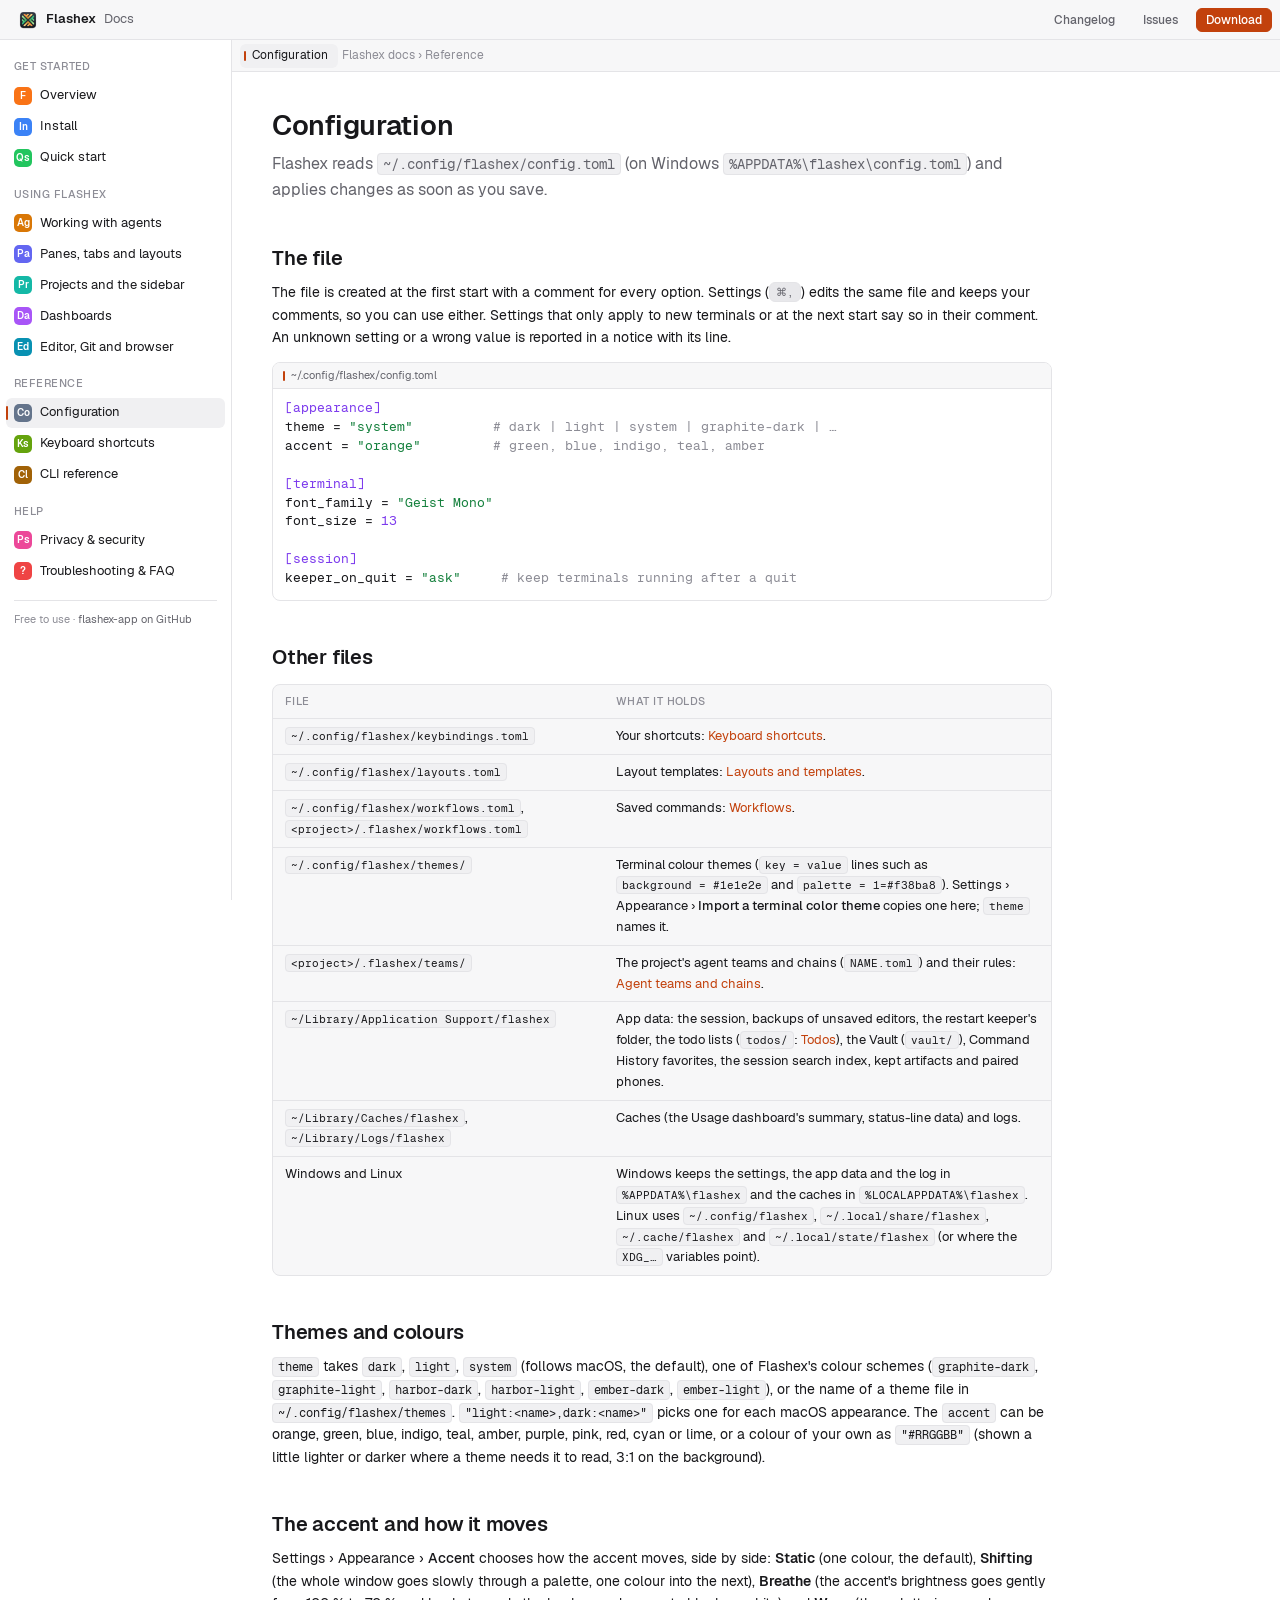
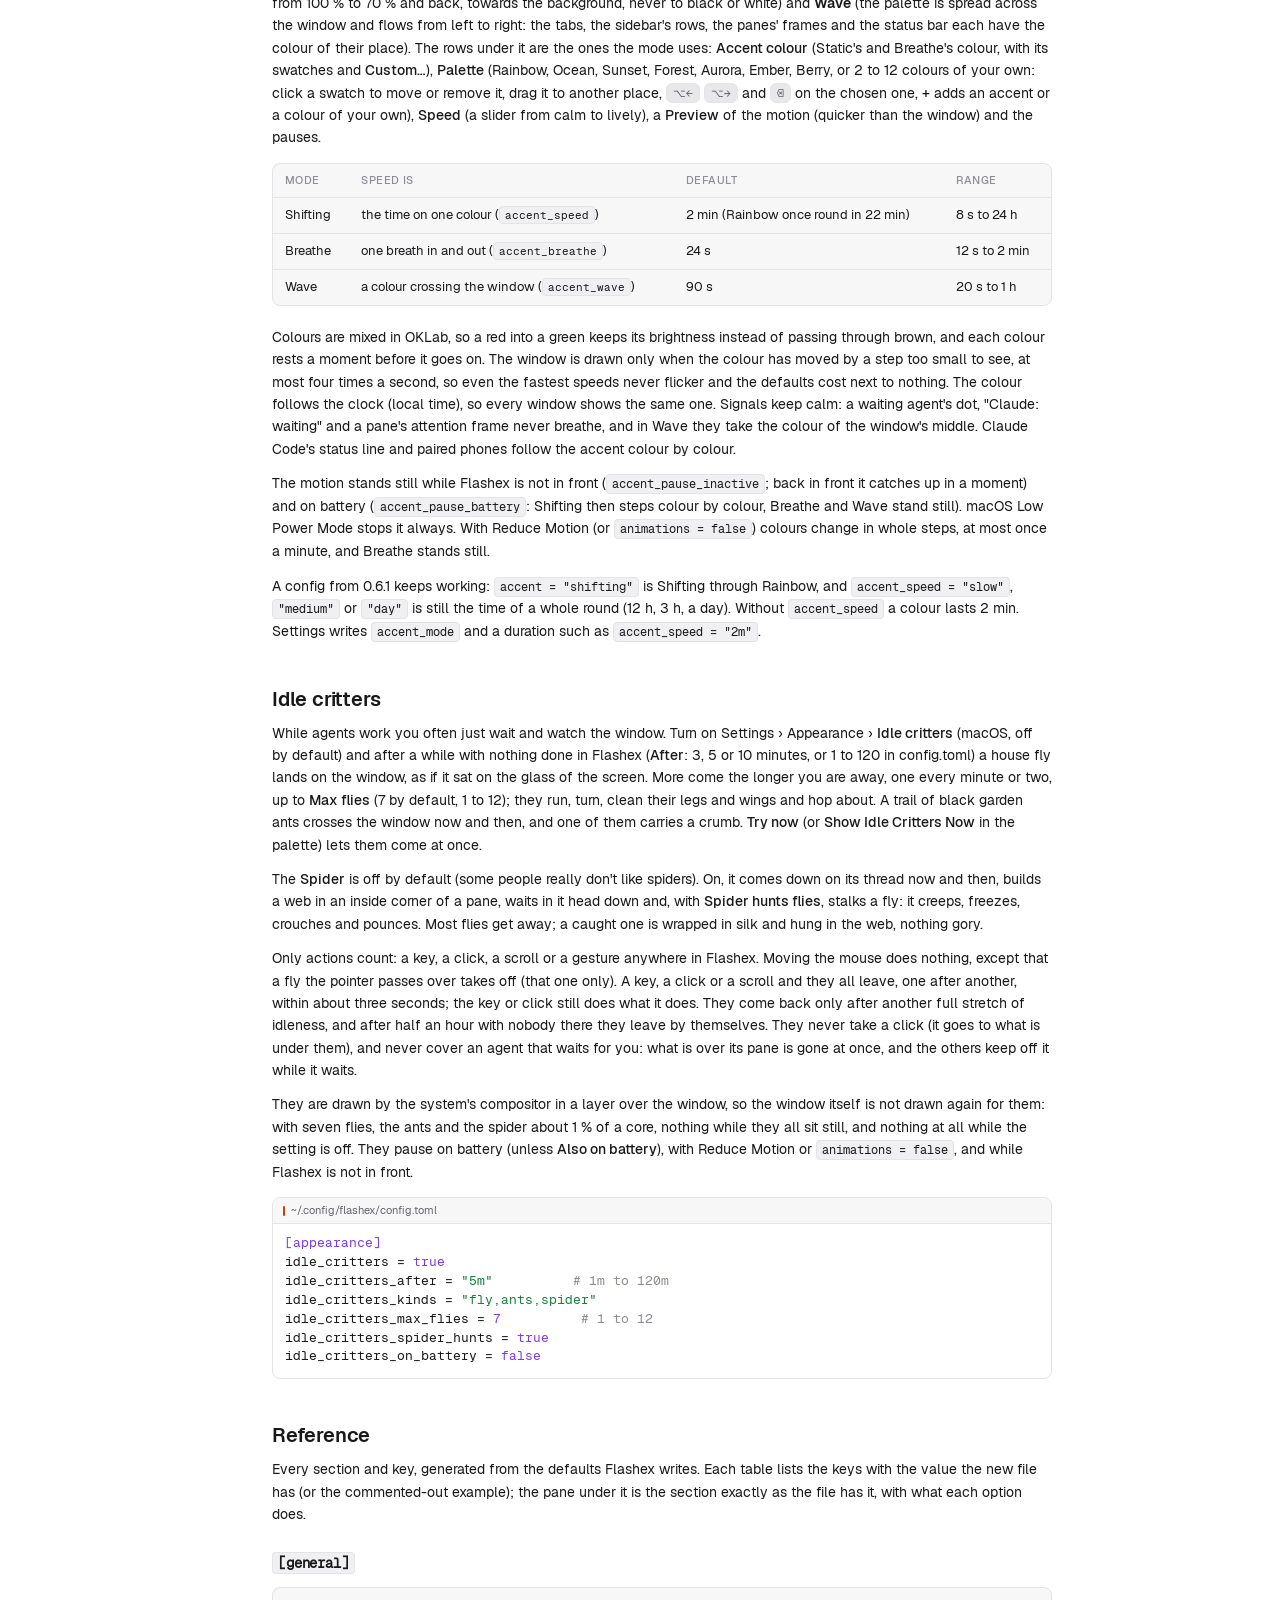
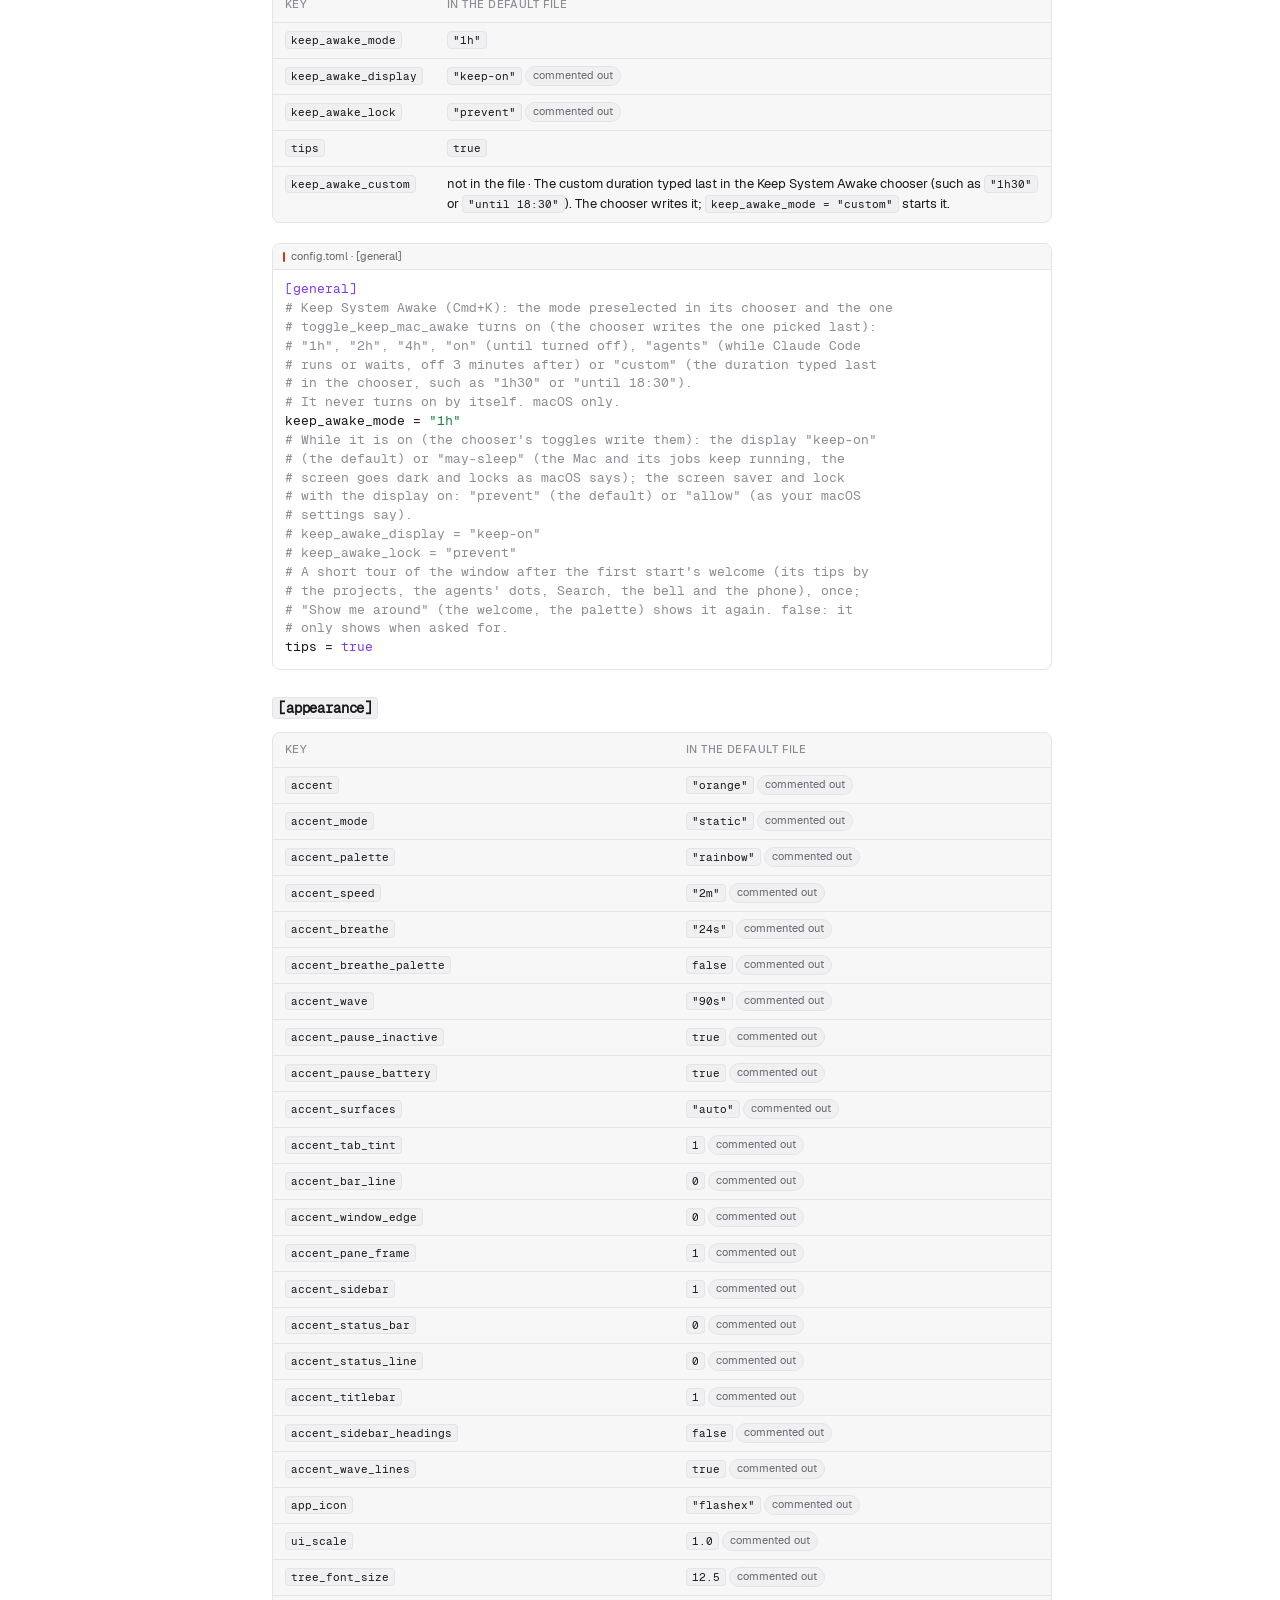
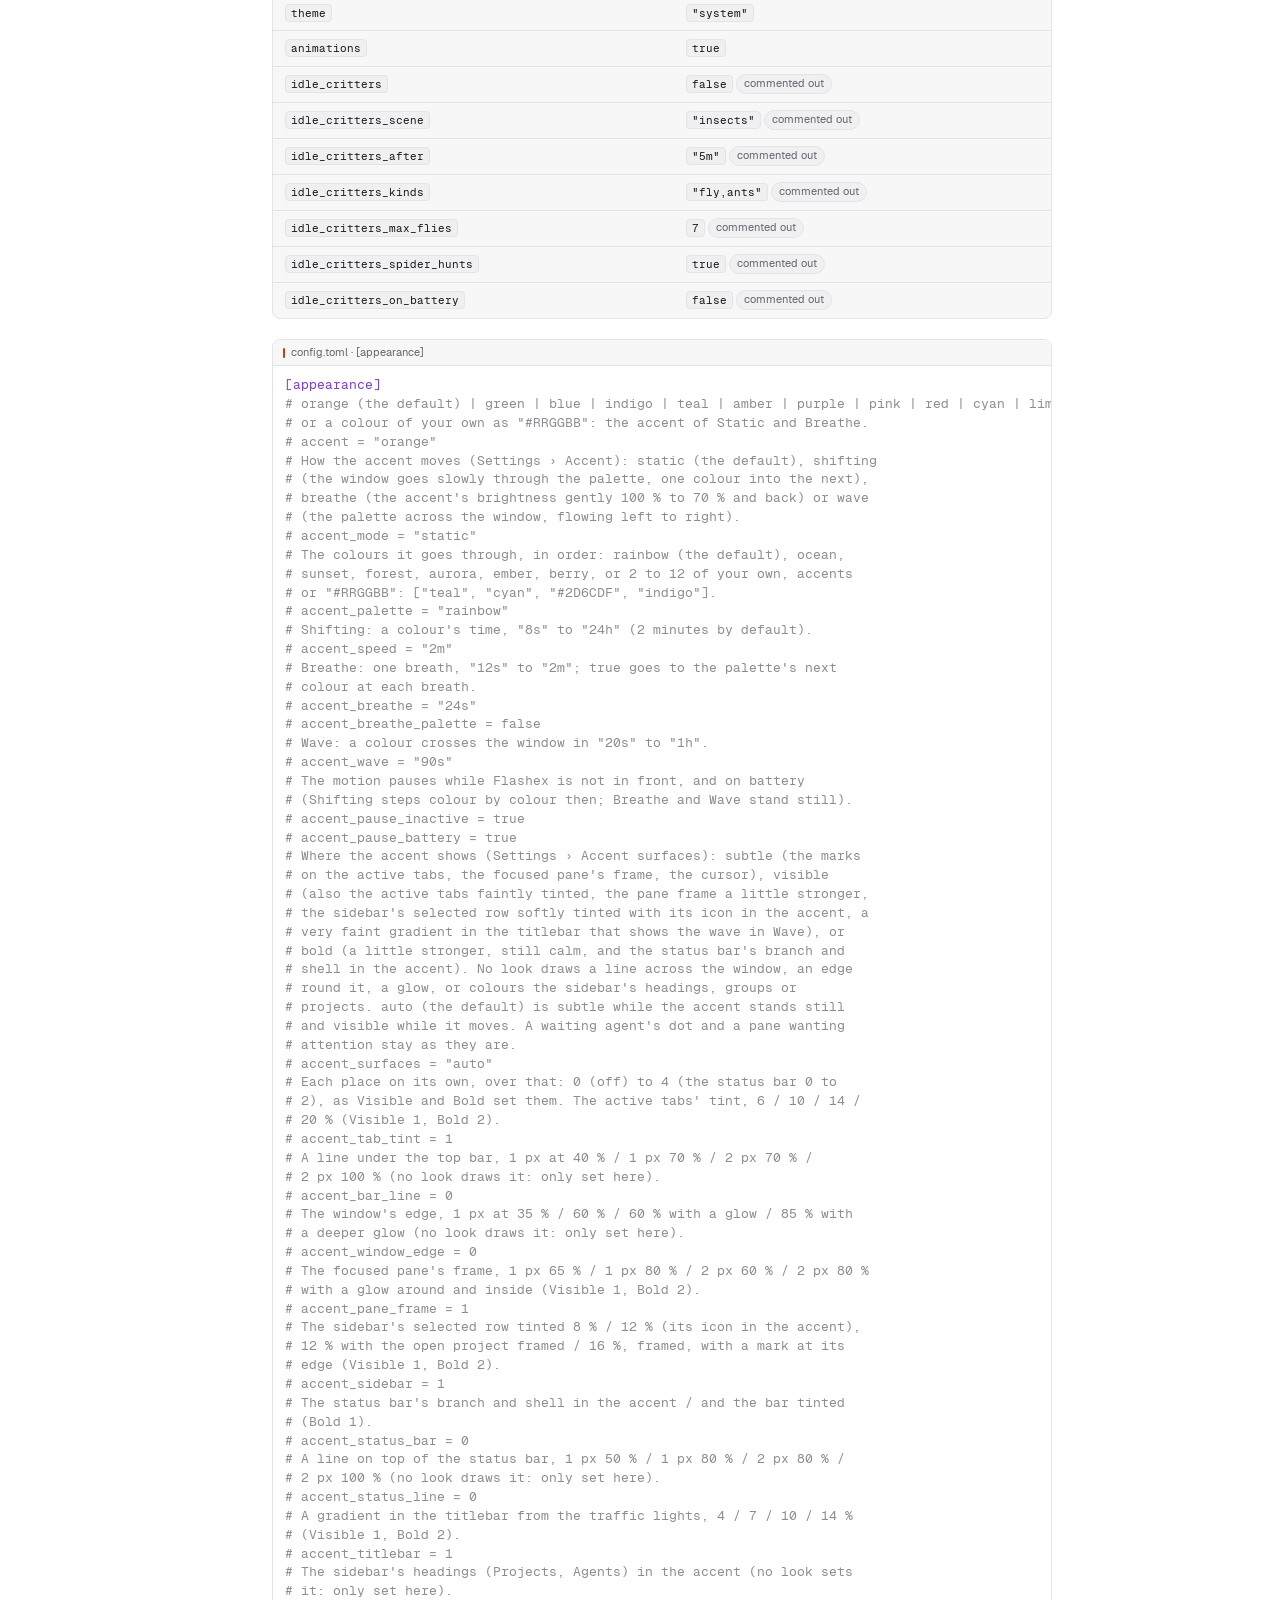
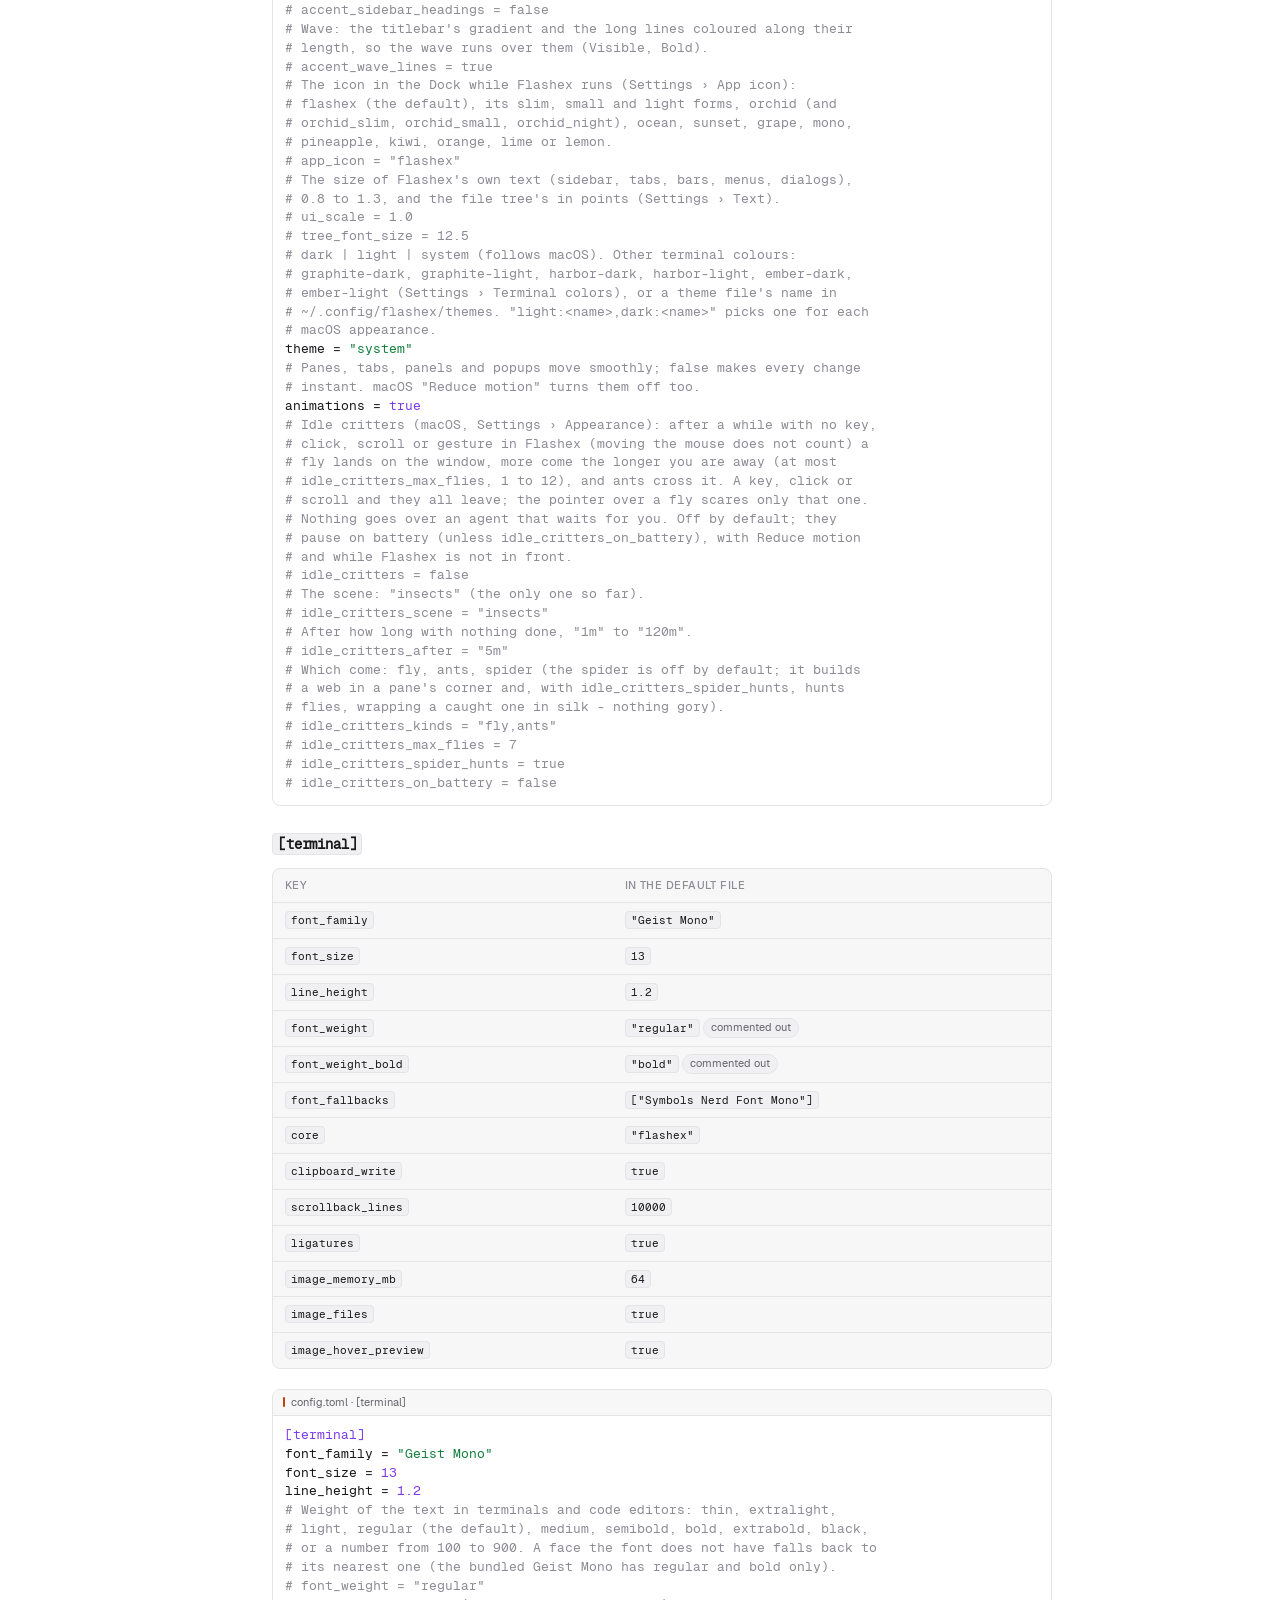
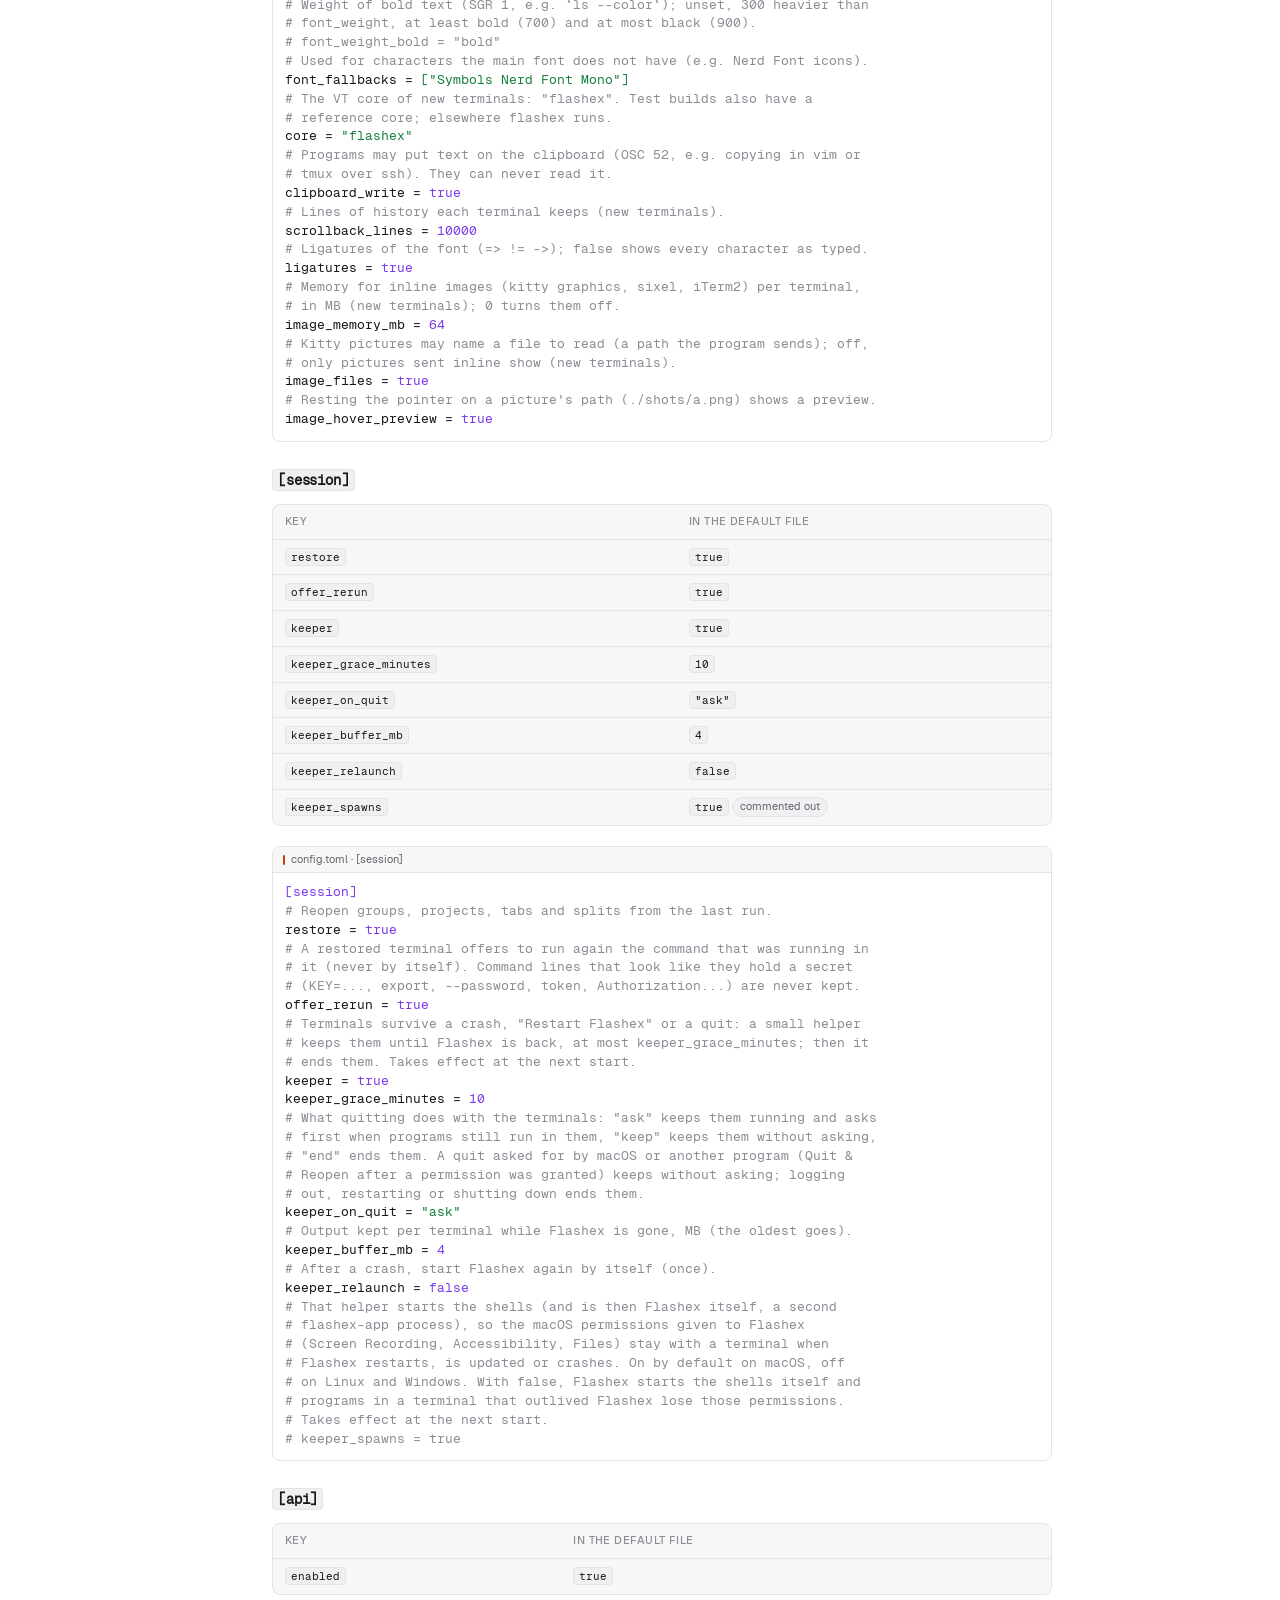
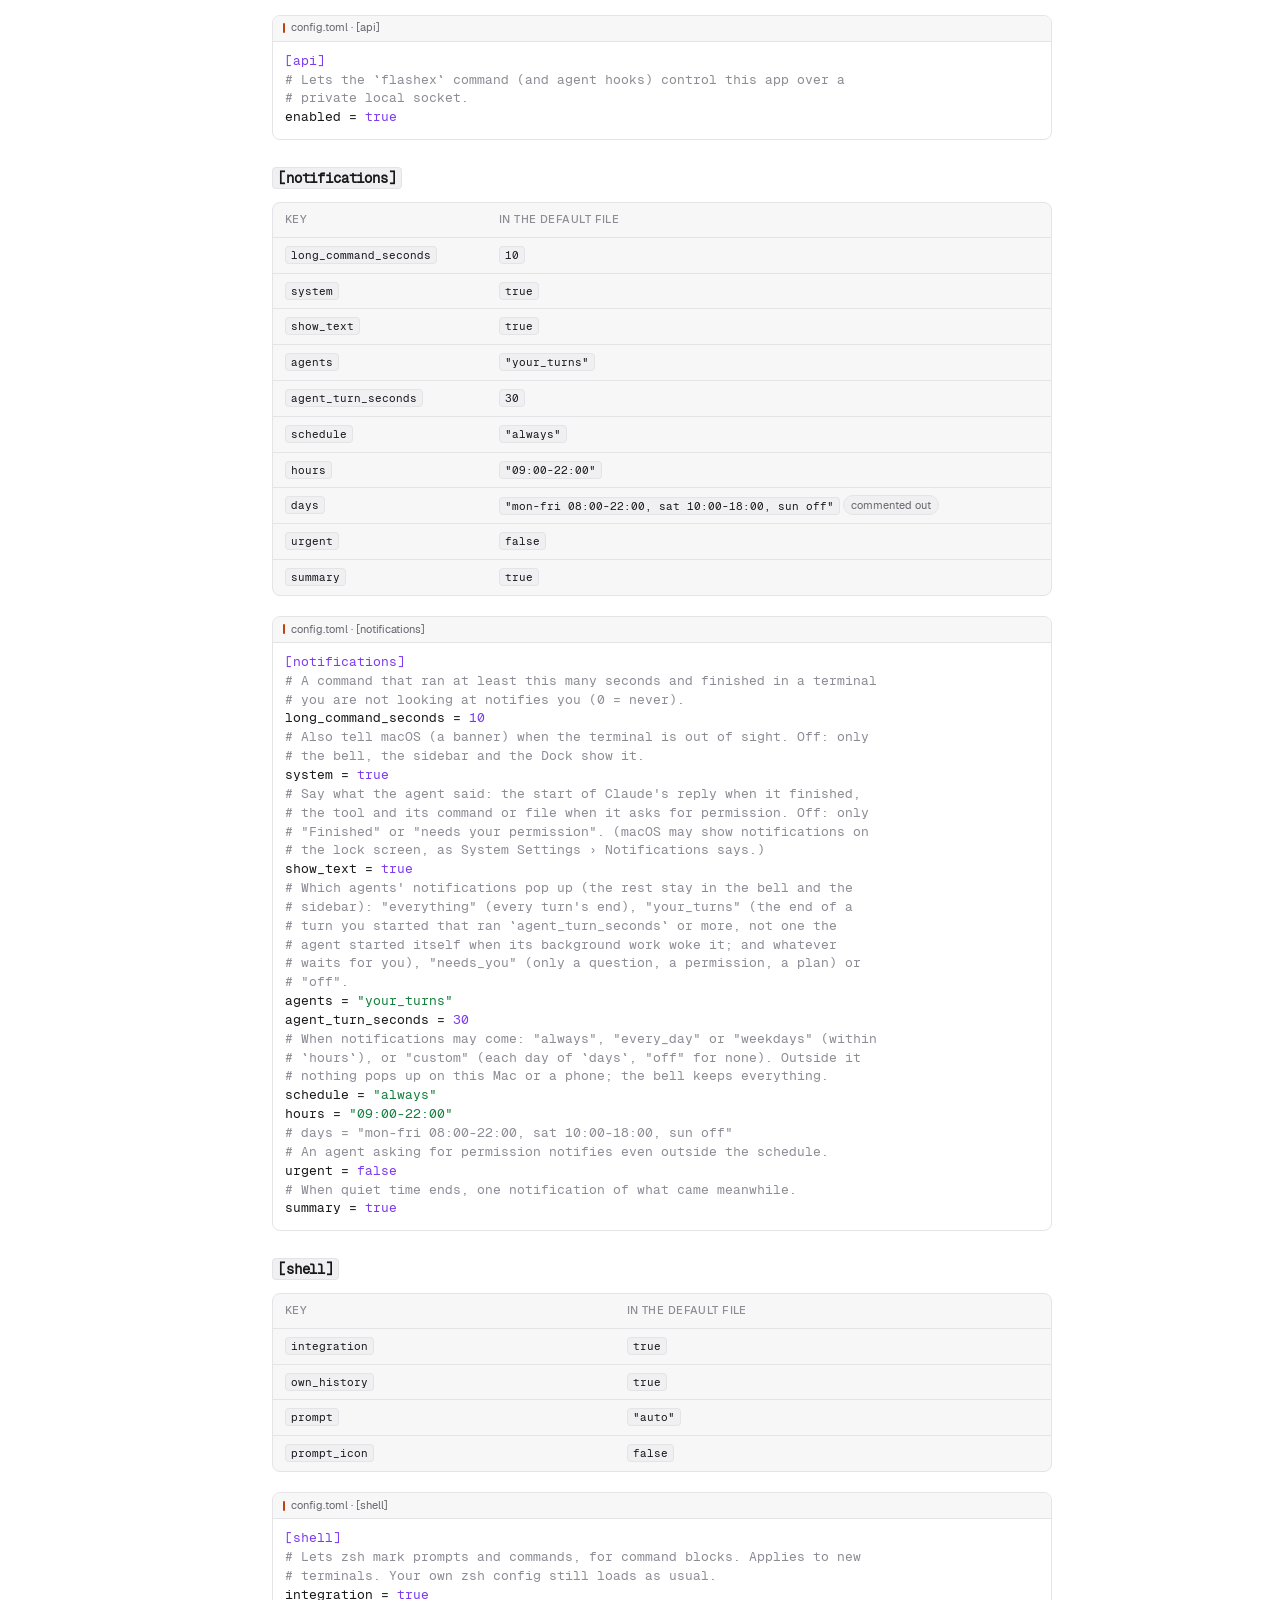
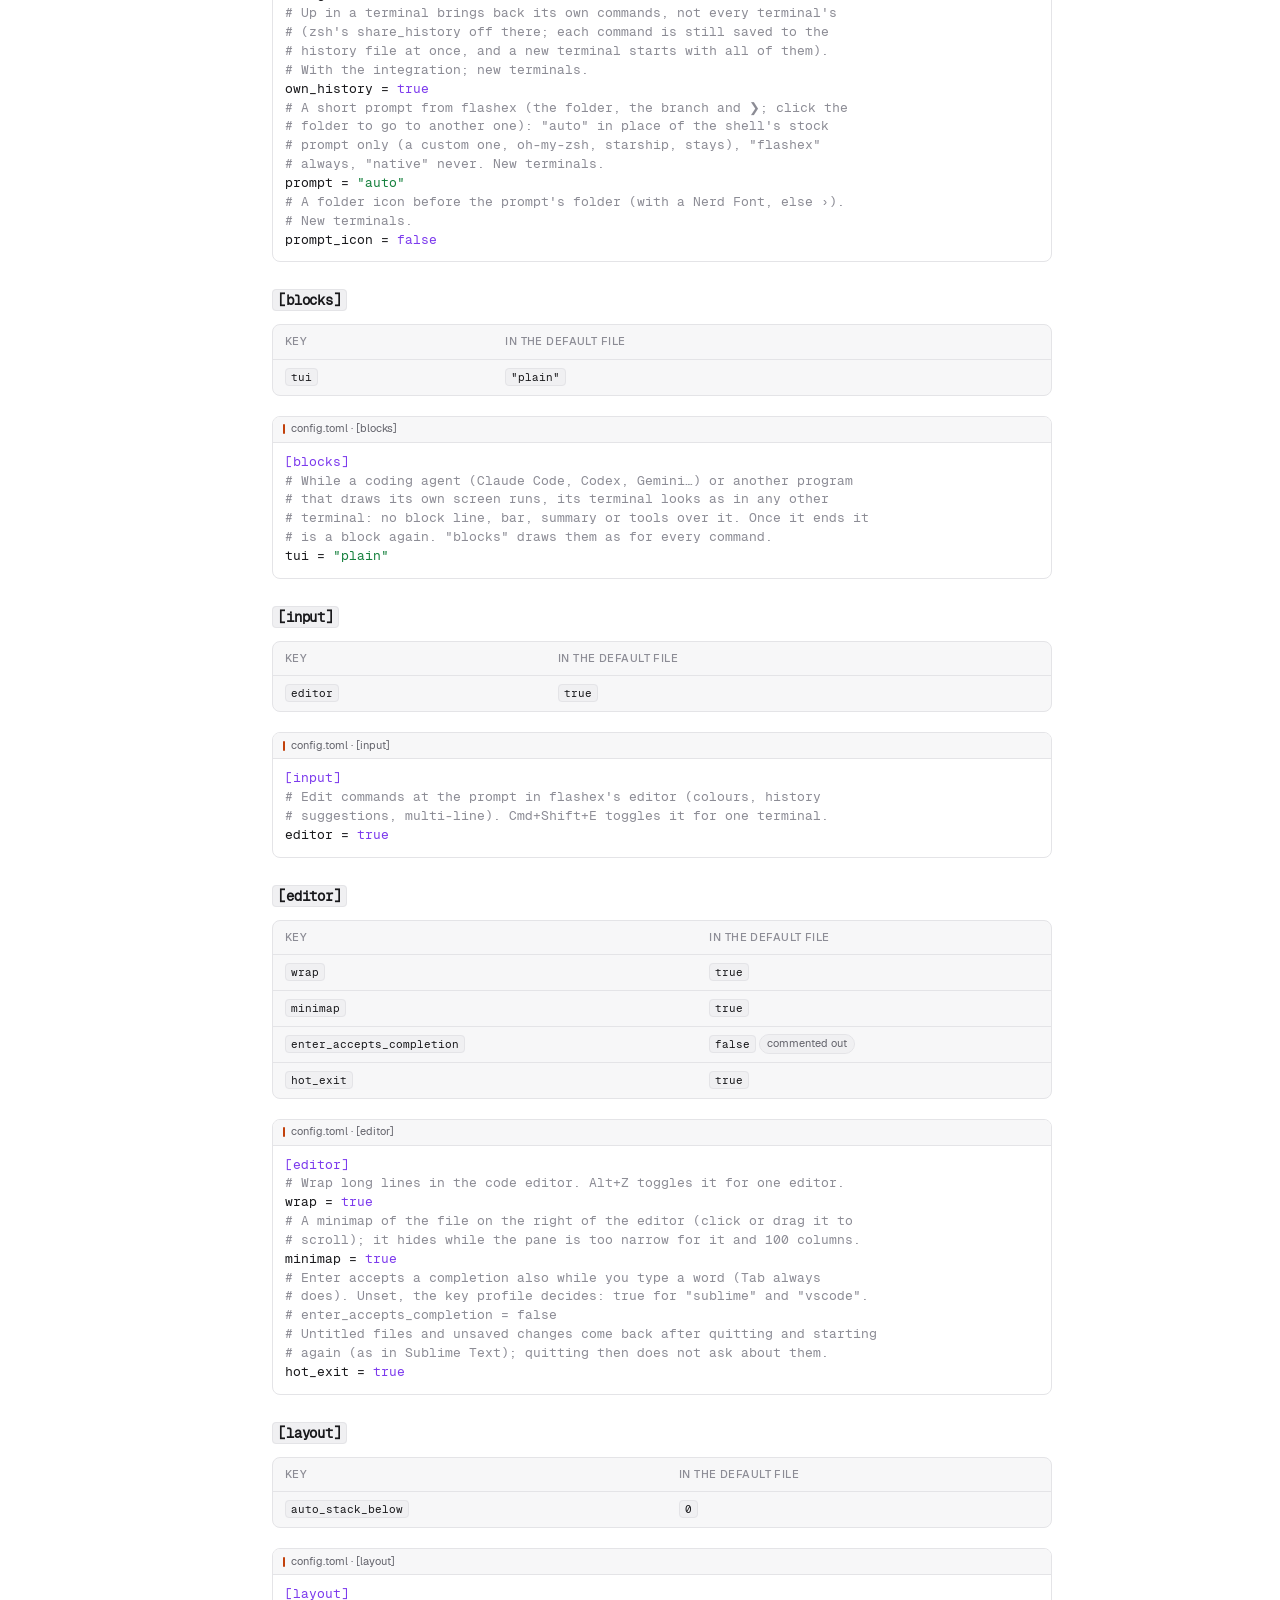
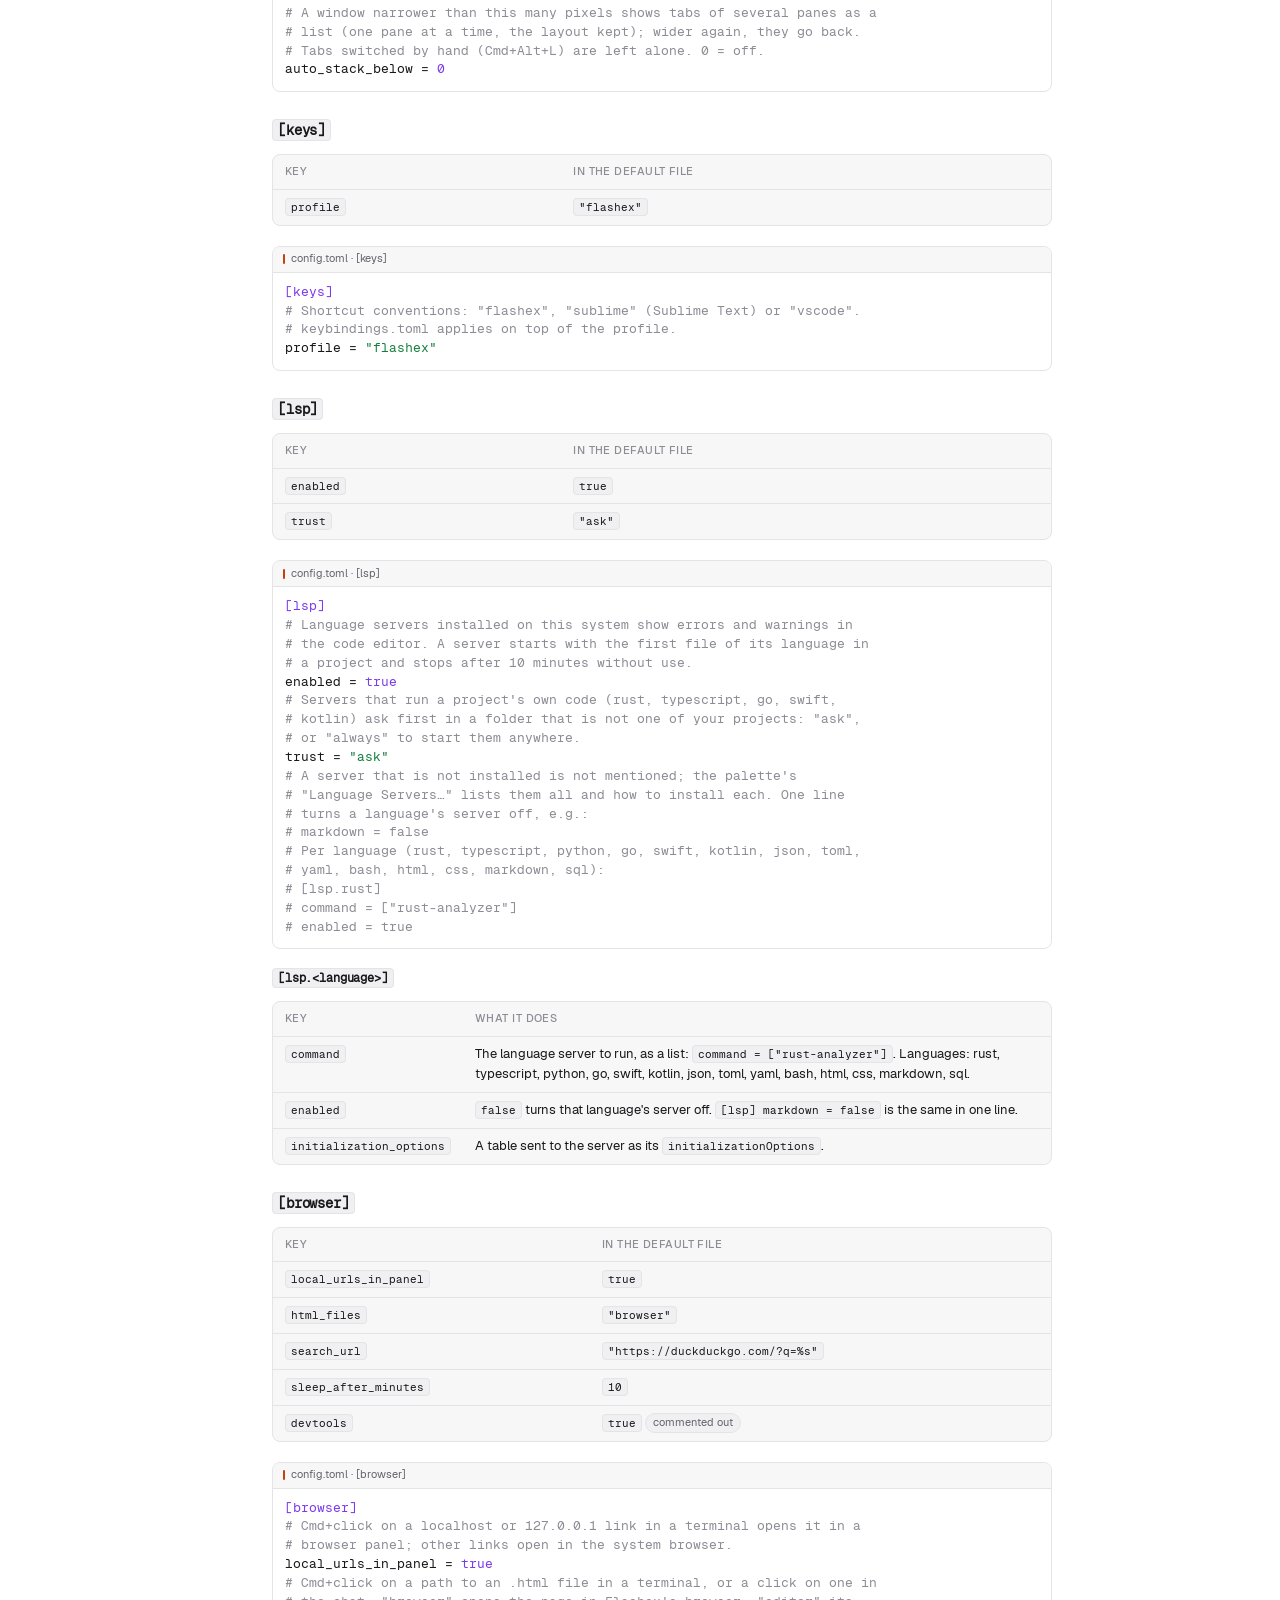
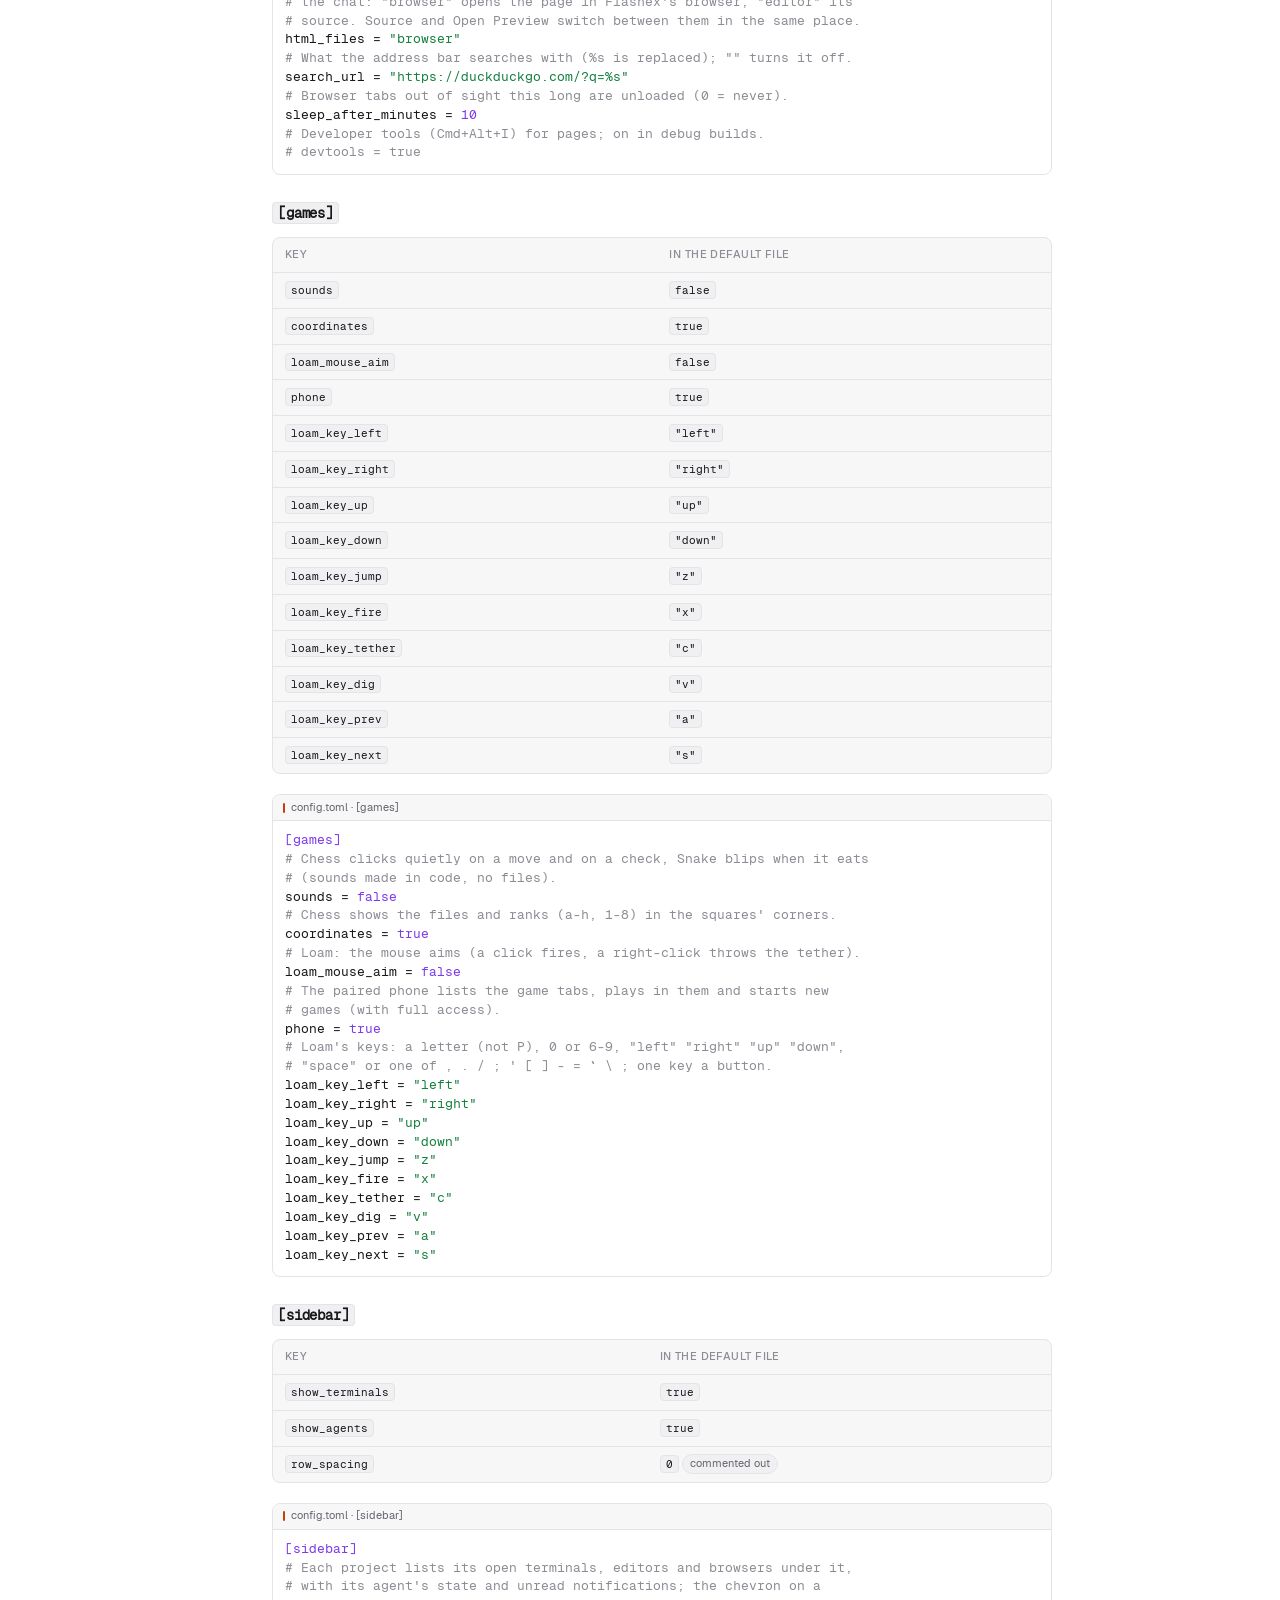
<file: docs/configuration.html>
<!doctype html>
<!-- generated:head -->
<html lang="en">
<head>
<meta charset="utf-8">
<meta name="viewport" content="width=device-width, initial-scale=1">
<meta name="color-scheme" content="dark light">
<title>Configuration · Flashex docs</title>
<meta name="description" content="Every setting in config.toml, and the other files Flashex reads.">
<link rel="icon" href="screenshots/icon.png">
<link rel="stylesheet" href="assets/docs.css">
</head>
<body>
<header class="titlebar">
<button class="btn nav-toggle" type="button" aria-label="Show the pages" aria-expanded="false"><svg viewBox="0 0 16 16" fill="none" stroke="currentColor" stroke-width="1.4" aria-hidden="true"><rect x="1.5" y="2.5" width="13" height="11" rx="2"/><path d="M6 2.5v11"/></svg></button>
<a class="brand" href="index.html"><img src="screenshots/icon.png" alt="">Flashex <span class="sub">Docs</span></a>
<span class="spacer"></span>
<a class="btn wide" href="https://github.com/palo-kunovsky-flash/flashex-app/blob/main/CHANGELOG.md">Changelog</a>
<a class="btn wide" href="https://github.com/palo-kunovsky-flash/flashex-app/issues">Issues</a>
<a class="btn primary" href="https://github.com/palo-kunovsky-flash/flashex-app/releases/latest/download/Flashex-macOS-arm64.dmg">Download</a>
</header>
<nav class="sidebar" aria-label="Pages">
<div class="group">Get started</div>
<a class="row" href="index.html"><span class="badge c-orange">F</span>Overview</a>
<a class="row" href="install.html"><span class="badge c-blue">In</span>Install</a>
<a class="row" href="quick-start.html"><span class="badge c-green">Qs</span>Quick start</a>
<div class="group">Using Flashex</div>
<a class="row" href="agents.html"><span class="badge c-amber">Ag</span>Working with agents</a>
<a class="row" href="panes.html"><span class="badge c-indigo">Pa</span>Panes, tabs and layouts</a>
<a class="row" href="projects.html"><span class="badge c-teal">Pr</span>Projects and the sidebar</a>
<a class="row" href="dashboards.html"><span class="badge c-purple">Da</span>Dashboards</a>
<a class="row" href="editor.html"><span class="badge c-cyan">Ed</span>Editor, Git and browser</a>
<div class="group">Reference</div>
<a class="row active" aria-current="page" href="configuration.html"><span class="badge c-slate">Co</span>Configuration</a>
<a class="row" href="shortcuts.html"><span class="badge c-lime">Ks</span>Keyboard shortcuts</a>
<a class="row" href="cli.html"><span class="badge c-brown">Cl</span>CLI reference</a>
<div class="group">Help</div>
<a class="row" href="privacy.html"><span class="badge c-pink">Ps</span>Privacy &amp; security</a>
<a class="row" href="troubleshooting.html"><span class="badge c-red">?</span>Troubleshooting &amp; FAQ</a>
<div class="foot">Free to use · <a href="https://github.com/palo-kunovsky-flash/flashex-app">flashex-app on GitHub</a></div>
</nav>
<main class="pane">
<div class="pane-tabs"><span class="pane-tab">Configuration</span><span class="crumb">Flashex docs › Reference</span></div>
<article class="content">
<!-- /generated:head -->
<h1>Configuration</h1>
<p class="lede">Flashex reads <code>~/.config/flashex/config.toml</code> (on Windows <code>%APPDATA%\flashex\config.toml</code>) and applies changes as soon as you save.</p>

<h2 id="the-file">The file</h2>
<p>The file is created at the first start with a comment for every option. Settings (<kbd>⌘,</kbd>) edits the same file and keeps your comments, so you can use either. Settings that only apply to new terminals or at the next start say so in their comment. An unknown setting or a wrong value is reported in a notice with its line.</p>
<div class="term"><div class="term-bar">~/.config/flashex/config.toml</div><pre><code><span class="k">[appearance]</span>
theme = <span class="s">"system"</span>          <span class="c"># dark | light | system | graphite-dark | …</span>
accent = <span class="s">"orange"</span>         <span class="c"># green, blue, indigo, teal, amber</span>

<span class="k">[terminal]</span>
font_family = <span class="s">"Geist Mono"</span>
font_size = <span class="k">13</span>

<span class="k">[session]</span>
keeper_on_quit = <span class="s">"ask"</span>     <span class="c"># keep terminals running after a quit</span></code></pre></div>

<h2 id="other-files">Other files</h2>
<div class="table-wrap"><table>
<thead><tr><th>File</th><th>What it holds</th></tr></thead>
<tbody>
<tr><td><code>~/.config/flashex/keybindings.toml</code></td><td>Your shortcuts: <a href="shortcuts.html#keybindings-toml">Keyboard shortcuts</a>.</td></tr>
<tr><td><code>~/.config/flashex/layouts.toml</code></td><td>Layout templates: <a href="panes.html#layouts">Layouts and templates</a>.</td></tr>
<tr><td><code>~/.config/flashex/workflows.toml</code>, <code>&lt;project&gt;/.flashex/workflows.toml</code></td><td>Saved commands: <a href="projects.html#workflows">Workflows</a>.</td></tr>
<tr><td><code>~/.config/flashex/themes/</code></td><td>Terminal colour themes (<code>key = value</code> lines such as <code>background = #1e1e2e</code> and <code>palette = 1=#f38ba8</code>). Settings › Appearance › <span class="ui">Import a terminal color theme</span> copies one here; <code>theme</code> names it.</td></tr>
<tr><td><code>&lt;project&gt;/.flashex/teams/</code></td><td>The project's agent teams and chains (<code>NAME.toml</code>) and their rules: <a href="agents.html#teams">Agent teams and chains</a>.</td></tr>
<tr><td><code>~/Library/Application Support/flashex</code></td><td>App data: the session, backups of unsaved editors, the restart keeper's folder, the todo lists (<code>todos/</code>: <a href="dashboards.html#todos">Todos</a>), the Vault (<code>vault/</code>), Command History favorites, the session search index, kept artifacts and paired phones.</td></tr>
<tr><td><code>~/Library/Caches/flashex</code>, <code>~/Library/Logs/flashex</code></td><td>Caches (the Usage dashboard's summary, status-line data) and logs.</td></tr>
<tr><td>Windows and Linux</td><td>Windows keeps the settings, the app data and the log in <code>%APPDATA%\flashex</code> and the caches in <code>%LOCALAPPDATA%\flashex</code>. Linux uses <code>~/.config/flashex</code>, <code>~/.local/share/flashex</code>, <code>~/.cache/flashex</code> and <code>~/.local/state/flashex</code> (or where the <code>XDG_…</code> variables point).</td></tr>
</tbody></table></div>

<h2 id="themes">Themes and colours</h2>
<p><code>theme</code> takes <code>dark</code>, <code>light</code>, <code>system</code> (follows macOS, the default), one of Flashex's colour schemes (<code>graphite-dark</code>, <code>graphite-light</code>, <code>harbor-dark</code>, <code>harbor-light</code>, <code>ember-dark</code>, <code>ember-light</code>), or the name of a theme file in <code>~/.config/flashex/themes</code>. <code>"light:&lt;name&gt;,dark:&lt;name&gt;"</code> picks one for each macOS appearance. The <code>accent</code> can be orange, green, blue, indigo, teal, amber, purple, pink, red, cyan or lime, or a colour of your own as <code>"#RRGGBB"</code> (shown a little lighter or darker where a theme needs it to read, 3:1 on the background).</p>

<h2 id="accent-modes">The accent and how it moves</h2>
<p>Settings › Appearance › <span class="ui">Accent</span> chooses how the accent moves, side by side: <strong>Static</strong> (one colour, the default), <strong>Shifting</strong> (the whole window goes slowly through a palette, one colour into the next), <strong>Breathe</strong> (the accent's brightness goes gently from 100 % to 70 % and back, towards the background, never to black or white) and <strong>Wave</strong> (the palette is spread across the window and flows from left to right: the tabs, the sidebar's rows, the panes' frames and the status bar each have the colour of their place). The rows under it are the ones the mode uses: <span class="ui">Accent colour</span> (Static's and Breathe's colour, with its swatches and <span class="ui">Custom…</span>), <span class="ui">Palette</span> (Rainbow, Ocean, Sunset, Forest, Aurora, Ember, Berry, or 2 to 12 colours of your own: click a swatch to move or remove it, drag it to another place, <kbd>⌥←</kbd> <kbd>⌥→</kbd> and <kbd>⌫</kbd> on the chosen one, <span class="ui">+</span> adds an accent or a colour of your own), <span class="ui">Speed</span> (a slider from calm to lively), a <span class="ui">Preview</span> of the motion (quicker than the window) and the pauses.</p>
<div class="table-wrap"><table>
<thead><tr><th>Mode</th><th>Speed is</th><th>Default</th><th>Range</th></tr></thead>
<tbody>
<tr><td>Shifting</td><td>the time on one colour (<code>accent_speed</code>)</td><td>2 min (Rainbow once round in 22 min)</td><td>8 s to 24 h</td></tr>
<tr><td>Breathe</td><td>one breath in and out (<code>accent_breathe</code>)</td><td>24 s</td><td>12 s to 2 min</td></tr>
<tr><td>Wave</td><td>a colour crossing the window (<code>accent_wave</code>)</td><td>90 s</td><td>20 s to 1 h</td></tr>
</tbody></table></div>
<p>Colours are mixed in OKLab, so a red into a green keeps its brightness instead of passing through brown, and each colour rests a moment before it goes on. The window is drawn only when the colour has moved by a step too small to see, at most four times a second, so even the fastest speeds never flicker and the defaults cost next to nothing. The colour follows the clock (local time), so every window shows the same one. Signals keep calm: a waiting agent's dot, "Claude: waiting" and a pane's attention frame never breathe, and in Wave they take the colour of the window's middle. Claude Code's status line and paired phones follow the accent colour by colour.</p>
<p>The motion stands still while Flashex is not in front (<code>accent_pause_inactive</code>; back in front it catches up in a moment) and on battery (<code>accent_pause_battery</code>: Shifting then steps colour by colour, Breathe and Wave stand still). macOS Low Power Mode stops it always. With Reduce Motion (or <code>animations = false</code>) colours change in whole steps, at most once a minute, and Breathe stands still.</p>
<p>A config from 0.6.1 keeps working: <code>accent = "shifting"</code> is Shifting through Rainbow, and <code>accent_speed = "slow"</code>, <code>"medium"</code> or <code>"day"</code> is still the time of a whole round (12 h, 3 h, a day). Without <code>accent_speed</code> a colour lasts 2 min. Settings writes <code>accent_mode</code> and a duration such as <code>accent_speed = "2m"</code>.</p>

<h2 id="idle-critters">Idle critters</h2>
<p>While agents work you often just wait and watch the window. Turn on Settings › Appearance › <span class="ui">Idle critters</span> (macOS, off by default) and after a while with nothing done in Flashex (<span class="ui">After</span>: 3, 5 or 10 minutes, or 1 to 120 in config.toml) a house fly lands on the window, as if it sat on the glass of the screen. More come the longer you are away, one every minute or two, up to <span class="ui">Max flies</span> (7 by default, 1 to 12); they run, turn, clean their legs and wings and hop about. A trail of black garden ants crosses the window now and then, and one of them carries a crumb. <span class="ui">Try now</span> (or <span class="ui">Show Idle Critters Now</span> in the palette) lets them come at once.</p>
<p>The <span class="ui">Spider</span> is off by default (some people really don't like spiders). On, it comes down on its thread now and then, builds a web in an inside corner of a pane, waits in it head down and, with <span class="ui">Spider hunts flies</span>, stalks a fly: it creeps, freezes, crouches and pounces. Most flies get away; a caught one is wrapped in silk and hung in the web, nothing gory.</p>
<p>Only actions count: a key, a click, a scroll or a gesture anywhere in Flashex. Moving the mouse does nothing, except that a fly the pointer passes over takes off (that one only). A key, a click or a scroll and they all leave, one after another, within about three seconds; the key or click still does what it does. They come back only after another full stretch of idleness, and after half an hour with nobody there they leave by themselves. They never take a click (it goes to what is under them), and never cover an agent that waits for you: what is over its pane is gone at once, and the others keep off it while it waits.</p>
<p>They are drawn by the system's compositor in a layer over the window, so the window itself is not drawn again for them: with seven flies, the ants and the spider about 1 % of a core, nothing while they all sit still, and nothing at all while the setting is off. They pause on battery (unless <span class="ui">Also on battery</span>), with Reduce Motion or <code>animations = false</code>, and while Flashex is not in front.</p>
<div class="term"><div class="term-bar">~/.config/flashex/config.toml</div><pre><code><span class="k">[appearance]</span>
idle_critters = <span class="k">true</span>
idle_critters_after = <span class="s">"5m"</span>          <span class="c"># 1m to 120m</span>
idle_critters_kinds = <span class="s">"fly,ants,spider"</span>
idle_critters_max_flies = <span class="k">7</span>          <span class="c"># 1 to 12</span>
idle_critters_spider_hunts = <span class="k">true</span>
idle_critters_on_battery = <span class="k">false</span></code></pre></div>

<h2 id="reference">Reference</h2>
<p>Every section and key, generated from the defaults Flashex writes. Each table lists the keys with the value the new file has (or the commented-out example); the pane under it is the section exactly as the file has it, with what each option does.</p>
<!-- generated:config -->
<h3 id="cfg-general"><code>[general]</code></h3>
<div class="table-wrap"><table>
<thead><tr><th>Key</th><th>In the default file</th></tr></thead>
<tbody>
<tr id="cfg-general-keep_awake_mode"><td><code>keep_awake_mode</code></td><td><code>&quot;1h&quot;</code></td></tr>
<tr id="cfg-general-keep_awake_display"><td><code>keep_awake_display</code></td><td><code>&quot;keep-on&quot;</code> <span class="chip">commented out</span></td></tr>
<tr id="cfg-general-keep_awake_lock"><td><code>keep_awake_lock</code></td><td><code>&quot;prevent&quot;</code> <span class="chip">commented out</span></td></tr>
<tr id="cfg-general-tips"><td><code>tips</code></td><td><code>true</code></td></tr>
<tr id="cfg-general-keep_awake_custom"><td><code>keep_awake_custom</code></td><td>not in the file · The custom duration typed last in the Keep System Awake chooser (such as <code>"1h30"</code> or <code>"until 18:30"</code>). The chooser writes it; <code>keep_awake_mode = "custom"</code> starts it.</td></tr>
</tbody></table></div>
<div class="term"><div class="term-bar">config.toml · [general]</div><pre><code><span class="k">[general]</span>
<span class="c"># Keep System Awake (Cmd+K): the mode preselected in its chooser and the one</span>
<span class="c"># toggle_keep_mac_awake turns on (the chooser writes the one picked last):</span>
<span class="c"># &quot;1h&quot;, &quot;2h&quot;, &quot;4h&quot;, &quot;on&quot; (until turned off), &quot;agents&quot; (while Claude Code</span>
<span class="c"># runs or waits, off 3 minutes after) or &quot;custom&quot; (the duration typed last</span>
<span class="c"># in the chooser, such as &quot;1h30&quot; or &quot;until 18:30&quot;).</span>
<span class="c"># It never turns on by itself. macOS only.</span>
keep_awake_mode = <span class="s">&quot;1h&quot;</span>
<span class="c"># While it is on (the chooser's toggles write them): the display &quot;keep-on&quot;</span>
<span class="c"># (the default) or &quot;may-sleep&quot; (the Mac and its jobs keep running, the</span>
<span class="c"># screen goes dark and locks as macOS says); the screen saver and lock</span>
<span class="c"># with the display on: &quot;prevent&quot; (the default) or &quot;allow&quot; (as your macOS</span>
<span class="c"># settings say).</span>
<span class="c"># keep_awake_display = &quot;keep-on&quot;</span>
<span class="c"># keep_awake_lock = &quot;prevent&quot;</span>
<span class="c"># A short tour of the window after the first start's welcome (its tips by</span>
<span class="c"># the projects, the agents' dots, Search, the bell and the phone), once;</span>
<span class="c"># &quot;Show me around&quot; (the welcome, the palette) shows it again. false: it</span>
<span class="c"># only shows when asked for.</span>
tips = <span class="k">true</span></code></pre></div>
<h3 id="cfg-appearance"><code>[appearance]</code></h3>
<div class="table-wrap"><table>
<thead><tr><th>Key</th><th>In the default file</th></tr></thead>
<tbody>
<tr id="cfg-appearance-accent"><td><code>accent</code></td><td><code>&quot;orange&quot;</code> <span class="chip">commented out</span></td></tr>
<tr id="cfg-appearance-accent_mode"><td><code>accent_mode</code></td><td><code>&quot;static&quot;</code> <span class="chip">commented out</span></td></tr>
<tr id="cfg-appearance-accent_palette"><td><code>accent_palette</code></td><td><code>&quot;rainbow&quot;</code> <span class="chip">commented out</span></td></tr>
<tr id="cfg-appearance-accent_speed"><td><code>accent_speed</code></td><td><code>&quot;2m&quot;</code> <span class="chip">commented out</span></td></tr>
<tr id="cfg-appearance-accent_breathe"><td><code>accent_breathe</code></td><td><code>&quot;24s&quot;</code> <span class="chip">commented out</span></td></tr>
<tr id="cfg-appearance-accent_breathe_palette"><td><code>accent_breathe_palette</code></td><td><code>false</code> <span class="chip">commented out</span></td></tr>
<tr id="cfg-appearance-accent_wave"><td><code>accent_wave</code></td><td><code>&quot;90s&quot;</code> <span class="chip">commented out</span></td></tr>
<tr id="cfg-appearance-accent_pause_inactive"><td><code>accent_pause_inactive</code></td><td><code>true</code> <span class="chip">commented out</span></td></tr>
<tr id="cfg-appearance-accent_pause_battery"><td><code>accent_pause_battery</code></td><td><code>true</code> <span class="chip">commented out</span></td></tr>
<tr id="cfg-appearance-accent_surfaces"><td><code>accent_surfaces</code></td><td><code>&quot;auto&quot;</code> <span class="chip">commented out</span></td></tr>
<tr id="cfg-appearance-accent_tab_tint"><td><code>accent_tab_tint</code></td><td><code>1</code> <span class="chip">commented out</span></td></tr>
<tr id="cfg-appearance-accent_bar_line"><td><code>accent_bar_line</code></td><td><code>0</code> <span class="chip">commented out</span></td></tr>
<tr id="cfg-appearance-accent_window_edge"><td><code>accent_window_edge</code></td><td><code>0</code> <span class="chip">commented out</span></td></tr>
<tr id="cfg-appearance-accent_pane_frame"><td><code>accent_pane_frame</code></td><td><code>1</code> <span class="chip">commented out</span></td></tr>
<tr id="cfg-appearance-accent_sidebar"><td><code>accent_sidebar</code></td><td><code>1</code> <span class="chip">commented out</span></td></tr>
<tr id="cfg-appearance-accent_status_bar"><td><code>accent_status_bar</code></td><td><code>0</code> <span class="chip">commented out</span></td></tr>
<tr id="cfg-appearance-accent_status_line"><td><code>accent_status_line</code></td><td><code>0</code> <span class="chip">commented out</span></td></tr>
<tr id="cfg-appearance-accent_titlebar"><td><code>accent_titlebar</code></td><td><code>1</code> <span class="chip">commented out</span></td></tr>
<tr id="cfg-appearance-accent_sidebar_headings"><td><code>accent_sidebar_headings</code></td><td><code>false</code> <span class="chip">commented out</span></td></tr>
<tr id="cfg-appearance-accent_wave_lines"><td><code>accent_wave_lines</code></td><td><code>true</code> <span class="chip">commented out</span></td></tr>
<tr id="cfg-appearance-app_icon"><td><code>app_icon</code></td><td><code>&quot;flashex&quot;</code> <span class="chip">commented out</span></td></tr>
<tr id="cfg-appearance-ui_scale"><td><code>ui_scale</code></td><td><code>1.0</code> <span class="chip">commented out</span></td></tr>
<tr id="cfg-appearance-tree_font_size"><td><code>tree_font_size</code></td><td><code>12.5</code> <span class="chip">commented out</span></td></tr>
<tr id="cfg-appearance-theme"><td><code>theme</code></td><td><code>&quot;system&quot;</code></td></tr>
<tr id="cfg-appearance-animations"><td><code>animations</code></td><td><code>true</code></td></tr>
<tr id="cfg-appearance-idle_critters"><td><code>idle_critters</code></td><td><code>false</code> <span class="chip">commented out</span></td></tr>
<tr id="cfg-appearance-idle_critters_scene"><td><code>idle_critters_scene</code></td><td><code>&quot;insects&quot;</code> <span class="chip">commented out</span></td></tr>
<tr id="cfg-appearance-idle_critters_after"><td><code>idle_critters_after</code></td><td><code>&quot;5m&quot;</code> <span class="chip">commented out</span></td></tr>
<tr id="cfg-appearance-idle_critters_kinds"><td><code>idle_critters_kinds</code></td><td><code>&quot;fly,ants&quot;</code> <span class="chip">commented out</span></td></tr>
<tr id="cfg-appearance-idle_critters_max_flies"><td><code>idle_critters_max_flies</code></td><td><code>7</code> <span class="chip">commented out</span></td></tr>
<tr id="cfg-appearance-idle_critters_spider_hunts"><td><code>idle_critters_spider_hunts</code></td><td><code>true</code> <span class="chip">commented out</span></td></tr>
<tr id="cfg-appearance-idle_critters_on_battery"><td><code>idle_critters_on_battery</code></td><td><code>false</code> <span class="chip">commented out</span></td></tr>
</tbody></table></div>
<div class="term"><div class="term-bar">config.toml · [appearance]</div><pre><code><span class="k">[appearance]</span>
<span class="c"># orange (the default) | green | blue | indigo | teal | amber | purple | pink | red | cyan | lime</span>
<span class="c"># or a colour of your own as &quot;#RRGGBB&quot;: the accent of Static and Breathe.</span>
<span class="c"># accent = &quot;orange&quot;</span>
<span class="c"># How the accent moves (Settings › Accent): static (the default), shifting</span>
<span class="c"># (the window goes slowly through the palette, one colour into the next),</span>
<span class="c"># breathe (the accent's brightness gently 100 % to 70 % and back) or wave</span>
<span class="c"># (the palette across the window, flowing left to right).</span>
<span class="c"># accent_mode = &quot;static&quot;</span>
<span class="c"># The colours it goes through, in order: rainbow (the default), ocean,</span>
<span class="c"># sunset, forest, aurora, ember, berry, or 2 to 12 of your own, accents</span>
<span class="c"># or &quot;#RRGGBB&quot;: [&quot;teal&quot;, &quot;cyan&quot;, &quot;#2D6CDF&quot;, &quot;indigo&quot;].</span>
<span class="c"># accent_palette = &quot;rainbow&quot;</span>
<span class="c"># Shifting: a colour's time, &quot;8s&quot; to &quot;24h&quot; (2 minutes by default).</span>
<span class="c"># accent_speed = &quot;2m&quot;</span>
<span class="c"># Breathe: one breath, &quot;12s&quot; to &quot;2m&quot;; true goes to the palette's next</span>
<span class="c"># colour at each breath.</span>
<span class="c"># accent_breathe = &quot;24s&quot;</span>
<span class="c"># accent_breathe_palette = false</span>
<span class="c"># Wave: a colour crosses the window in &quot;20s&quot; to &quot;1h&quot;.</span>
<span class="c"># accent_wave = &quot;90s&quot;</span>
<span class="c"># The motion pauses while Flashex is not in front, and on battery</span>
<span class="c"># (Shifting steps colour by colour then; Breathe and Wave stand still).</span>
<span class="c"># accent_pause_inactive = true</span>
<span class="c"># accent_pause_battery = true</span>
<span class="c"># Where the accent shows (Settings › Accent surfaces): subtle (the marks</span>
<span class="c"># on the active tabs, the focused pane's frame, the cursor), visible</span>
<span class="c"># (also the active tabs faintly tinted, the pane frame a little stronger,</span>
<span class="c"># the sidebar's selected row softly tinted with its icon in the accent, a</span>
<span class="c"># very faint gradient in the titlebar that shows the wave in Wave), or</span>
<span class="c"># bold (a little stronger, still calm, and the status bar's branch and</span>
<span class="c"># shell in the accent). No look draws a line across the window, an edge</span>
<span class="c"># round it, a glow, or colours the sidebar's headings, groups or</span>
<span class="c"># projects. auto (the default) is subtle while the accent stands still</span>
<span class="c"># and visible while it moves. A waiting agent's dot and a pane wanting</span>
<span class="c"># attention stay as they are.</span>
<span class="c"># accent_surfaces = &quot;auto&quot;</span>
<span class="c"># Each place on its own, over that: 0 (off) to 4 (the status bar 0 to</span>
<span class="c"># 2), as Visible and Bold set them. The active tabs' tint, 6 / 10 / 14 /</span>
<span class="c"># 20 % (Visible 1, Bold 2).</span>
<span class="c"># accent_tab_tint = 1</span>
<span class="c"># A line under the top bar, 1 px at 40 % / 1 px 70 % / 2 px 70 % /</span>
<span class="c"># 2 px 100 % (no look draws it: only set here).</span>
<span class="c"># accent_bar_line = 0</span>
<span class="c"># The window's edge, 1 px at 35 % / 60 % / 60 % with a glow / 85 % with</span>
<span class="c"># a deeper glow (no look draws it: only set here).</span>
<span class="c"># accent_window_edge = 0</span>
<span class="c"># The focused pane's frame, 1 px 65 % / 1 px 80 % / 2 px 60 % / 2 px 80 %</span>
<span class="c"># with a glow around and inside (Visible 1, Bold 2).</span>
<span class="c"># accent_pane_frame = 1</span>
<span class="c"># The sidebar's selected row tinted 8 % / 12 % (its icon in the accent),</span>
<span class="c"># 12 % with the open project framed / 16 %, framed, with a mark at its</span>
<span class="c"># edge (Visible 1, Bold 2).</span>
<span class="c"># accent_sidebar = 1</span>
<span class="c"># The status bar's branch and shell in the accent / and the bar tinted</span>
<span class="c"># (Bold 1).</span>
<span class="c"># accent_status_bar = 0</span>
<span class="c"># A line on top of the status bar, 1 px 50 % / 1 px 80 % / 2 px 80 % /</span>
<span class="c"># 2 px 100 % (no look draws it: only set here).</span>
<span class="c"># accent_status_line = 0</span>
<span class="c"># A gradient in the titlebar from the traffic lights, 4 / 7 / 10 / 14 %</span>
<span class="c"># (Visible 1, Bold 2).</span>
<span class="c"># accent_titlebar = 1</span>
<span class="c"># The sidebar's headings (Projects, Agents) in the accent (no look sets</span>
<span class="c"># it: only set here).</span>
<span class="c"># accent_sidebar_headings = false</span>
<span class="c"># Wave: the titlebar's gradient and the long lines coloured along their</span>
<span class="c"># length, so the wave runs over them (Visible, Bold).</span>
<span class="c"># accent_wave_lines = true</span>
<span class="c"># The icon in the Dock while Flashex runs (Settings › App icon):</span>
<span class="c"># flashex (the default), its slim, small and light forms, orchid (and</span>
<span class="c"># orchid_slim, orchid_small, orchid_night), ocean, sunset, grape, mono,</span>
<span class="c"># pineapple, kiwi, orange, lime or lemon.</span>
<span class="c"># app_icon = &quot;flashex&quot;</span>
<span class="c"># The size of Flashex's own text (sidebar, tabs, bars, menus, dialogs),</span>
<span class="c"># 0.8 to 1.3, and the file tree's in points (Settings › Text).</span>
<span class="c"># ui_scale = 1.0</span>
<span class="c"># tree_font_size = 12.5</span>
<span class="c"># dark | light | system (follows macOS). Other terminal colours:</span>
<span class="c"># graphite-dark, graphite-light, harbor-dark, harbor-light, ember-dark,</span>
<span class="c"># ember-light (Settings › Terminal colors), or a theme file's name in</span>
<span class="c"># ~/.config/flashex/themes. &quot;light:&lt;name&gt;,dark:&lt;name&gt;&quot; picks one for each</span>
<span class="c"># macOS appearance.</span>
theme = <span class="s">&quot;system&quot;</span>
<span class="c"># Panes, tabs, panels and popups move smoothly; false makes every change</span>
<span class="c"># instant. macOS &quot;Reduce motion&quot; turns them off too.</span>
animations = <span class="k">true</span>
<span class="c"># Idle critters (macOS, Settings › Appearance): after a while with no key,</span>
<span class="c"># click, scroll or gesture in Flashex (moving the mouse does not count) a</span>
<span class="c"># fly lands on the window, more come the longer you are away (at most</span>
<span class="c"># idle_critters_max_flies, 1 to 12), and ants cross it. A key, click or</span>
<span class="c"># scroll and they all leave; the pointer over a fly scares only that one.</span>
<span class="c"># Nothing goes over an agent that waits for you. Off by default; they</span>
<span class="c"># pause on battery (unless idle_critters_on_battery), with Reduce motion</span>
<span class="c"># and while Flashex is not in front.</span>
<span class="c"># idle_critters = false</span>
<span class="c"># The scene: &quot;insects&quot; (the only one so far).</span>
<span class="c"># idle_critters_scene = &quot;insects&quot;</span>
<span class="c"># After how long with nothing done, &quot;1m&quot; to &quot;120m&quot;.</span>
<span class="c"># idle_critters_after = &quot;5m&quot;</span>
<span class="c"># Which come: fly, ants, spider (the spider is off by default; it builds</span>
<span class="c"># a web in a pane's corner and, with idle_critters_spider_hunts, hunts</span>
<span class="c"># flies, wrapping a caught one in silk - nothing gory).</span>
<span class="c"># idle_critters_kinds = &quot;fly,ants&quot;</span>
<span class="c"># idle_critters_max_flies = 7</span>
<span class="c"># idle_critters_spider_hunts = true</span>
<span class="c"># idle_critters_on_battery = false</span></code></pre></div>
<h3 id="cfg-terminal"><code>[terminal]</code></h3>
<div class="table-wrap"><table>
<thead><tr><th>Key</th><th>In the default file</th></tr></thead>
<tbody>
<tr id="cfg-terminal-font_family"><td><code>font_family</code></td><td><code>&quot;Geist Mono&quot;</code></td></tr>
<tr id="cfg-terminal-font_size"><td><code>font_size</code></td><td><code>13</code></td></tr>
<tr id="cfg-terminal-line_height"><td><code>line_height</code></td><td><code>1.2</code></td></tr>
<tr id="cfg-terminal-font_weight"><td><code>font_weight</code></td><td><code>&quot;regular&quot;</code> <span class="chip">commented out</span></td></tr>
<tr id="cfg-terminal-font_weight_bold"><td><code>font_weight_bold</code></td><td><code>&quot;bold&quot;</code> <span class="chip">commented out</span></td></tr>
<tr id="cfg-terminal-font_fallbacks"><td><code>font_fallbacks</code></td><td><code>[&quot;Symbols Nerd Font Mono&quot;]</code></td></tr>
<tr id="cfg-terminal-core"><td><code>core</code></td><td><code>&quot;flashex&quot;</code></td></tr>
<tr id="cfg-terminal-clipboard_write"><td><code>clipboard_write</code></td><td><code>true</code></td></tr>
<tr id="cfg-terminal-scrollback_lines"><td><code>scrollback_lines</code></td><td><code>10000</code></td></tr>
<tr id="cfg-terminal-ligatures"><td><code>ligatures</code></td><td><code>true</code></td></tr>
<tr id="cfg-terminal-image_memory_mb"><td><code>image_memory_mb</code></td><td><code>64</code></td></tr>
<tr id="cfg-terminal-image_files"><td><code>image_files</code></td><td><code>true</code></td></tr>
<tr id="cfg-terminal-image_hover_preview"><td><code>image_hover_preview</code></td><td><code>true</code></td></tr>
</tbody></table></div>
<div class="term"><div class="term-bar">config.toml · [terminal]</div><pre><code><span class="k">[terminal]</span>
font_family = <span class="s">&quot;Geist Mono&quot;</span>
font_size = <span class="k">13</span>
line_height = <span class="k">1.2</span>
<span class="c"># Weight of the text in terminals and code editors: thin, extralight,</span>
<span class="c"># light, regular (the default), medium, semibold, bold, extrabold, black,</span>
<span class="c"># or a number from 100 to 900. A face the font does not have falls back to</span>
<span class="c"># its nearest one (the bundled Geist Mono has regular and bold only).</span>
<span class="c"># font_weight = &quot;regular&quot;</span>
<span class="c"># Weight of bold text (SGR 1, e.g. `ls --color`); unset, 300 heavier than</span>
<span class="c"># font_weight, at least bold (700) and at most black (900).</span>
<span class="c"># font_weight_bold = &quot;bold&quot;</span>
<span class="c"># Used for characters the main font does not have (e.g. Nerd Font icons).</span>
font_fallbacks = <span class="s">[&quot;Symbols Nerd Font Mono&quot;]</span>
<span class="c"># The VT core of new terminals: &quot;flashex&quot;. Test builds also have a</span>
<span class="c"># reference core; elsewhere flashex runs.</span>
core = <span class="s">&quot;flashex&quot;</span>
<span class="c"># Programs may put text on the clipboard (OSC 52, e.g. copying in vim or</span>
<span class="c"># tmux over ssh). They can never read it.</span>
clipboard_write = <span class="k">true</span>
<span class="c"># Lines of history each terminal keeps (new terminals).</span>
scrollback_lines = <span class="k">10000</span>
<span class="c"># Ligatures of the font (=&gt; != -&gt;); false shows every character as typed.</span>
ligatures = <span class="k">true</span>
<span class="c"># Memory for inline images (kitty graphics, sixel, iTerm2) per terminal,</span>
<span class="c"># in MB (new terminals); 0 turns them off.</span>
image_memory_mb = <span class="k">64</span>
<span class="c"># Kitty pictures may name a file to read (a path the program sends); off,</span>
<span class="c"># only pictures sent inline show (new terminals).</span>
image_files = <span class="k">true</span>
<span class="c"># Resting the pointer on a picture's path (./shots/a.png) shows a preview.</span>
image_hover_preview = <span class="k">true</span></code></pre></div>
<h3 id="cfg-session"><code>[session]</code></h3>
<div class="table-wrap"><table>
<thead><tr><th>Key</th><th>In the default file</th></tr></thead>
<tbody>
<tr id="cfg-session-restore"><td><code>restore</code></td><td><code>true</code></td></tr>
<tr id="cfg-session-offer_rerun"><td><code>offer_rerun</code></td><td><code>true</code></td></tr>
<tr id="cfg-session-keeper"><td><code>keeper</code></td><td><code>true</code></td></tr>
<tr id="cfg-session-keeper_grace_minutes"><td><code>keeper_grace_minutes</code></td><td><code>10</code></td></tr>
<tr id="cfg-session-keeper_on_quit"><td><code>keeper_on_quit</code></td><td><code>&quot;ask&quot;</code></td></tr>
<tr id="cfg-session-keeper_buffer_mb"><td><code>keeper_buffer_mb</code></td><td><code>4</code></td></tr>
<tr id="cfg-session-keeper_relaunch"><td><code>keeper_relaunch</code></td><td><code>false</code></td></tr>
<tr id="cfg-session-keeper_spawns"><td><code>keeper_spawns</code></td><td><code>true</code> <span class="chip">commented out</span></td></tr>
</tbody></table></div>
<div class="term"><div class="term-bar">config.toml · [session]</div><pre><code><span class="k">[session]</span>
<span class="c"># Reopen groups, projects, tabs and splits from the last run.</span>
restore = <span class="k">true</span>
<span class="c"># A restored terminal offers to run again the command that was running in</span>
<span class="c"># it (never by itself). Command lines that look like they hold a secret</span>
<span class="c"># (KEY=..., export, --password, token, Authorization...) are never kept.</span>
offer_rerun = <span class="k">true</span>
<span class="c"># Terminals survive a crash, &quot;Restart Flashex&quot; or a quit: a small helper</span>
<span class="c"># keeps them until Flashex is back, at most keeper_grace_minutes; then it</span>
<span class="c"># ends them. Takes effect at the next start.</span>
keeper = <span class="k">true</span>
keeper_grace_minutes = <span class="k">10</span>
<span class="c"># What quitting does with the terminals: &quot;ask&quot; keeps them running and asks</span>
<span class="c"># first when programs still run in them, &quot;keep&quot; keeps them without asking,</span>
<span class="c"># &quot;end&quot; ends them. A quit asked for by macOS or another program (Quit &amp;</span>
<span class="c"># Reopen after a permission was granted) keeps without asking; logging</span>
<span class="c"># out, restarting or shutting down ends them.</span>
keeper_on_quit = <span class="s">&quot;ask&quot;</span>
<span class="c"># Output kept per terminal while Flashex is gone, MB (the oldest goes).</span>
keeper_buffer_mb = <span class="k">4</span>
<span class="c"># After a crash, start Flashex again by itself (once).</span>
keeper_relaunch = <span class="k">false</span>
<span class="c"># That helper starts the shells (and is then Flashex itself, a second</span>
<span class="c"># flashex-app process), so the macOS permissions given to Flashex</span>
<span class="c"># (Screen Recording, Accessibility, Files) stay with a terminal when</span>
<span class="c"># Flashex restarts, is updated or crashes. On by default on macOS, off</span>
<span class="c"># on Linux and Windows. With false, Flashex starts the shells itself and</span>
<span class="c"># programs in a terminal that outlived Flashex lose those permissions.</span>
<span class="c"># Takes effect at the next start.</span>
<span class="c"># keeper_spawns = true</span></code></pre></div>
<h3 id="cfg-api"><code>[api]</code></h3>
<div class="table-wrap"><table>
<thead><tr><th>Key</th><th>In the default file</th></tr></thead>
<tbody>
<tr id="cfg-api-enabled"><td><code>enabled</code></td><td><code>true</code></td></tr>
</tbody></table></div>
<div class="term"><div class="term-bar">config.toml · [api]</div><pre><code><span class="k">[api]</span>
<span class="c"># Lets the `flashex` command (and agent hooks) control this app over a</span>
<span class="c"># private local socket.</span>
enabled = <span class="k">true</span></code></pre></div>
<h3 id="cfg-notifications"><code>[notifications]</code></h3>
<div class="table-wrap"><table>
<thead><tr><th>Key</th><th>In the default file</th></tr></thead>
<tbody>
<tr id="cfg-notifications-long_command_seconds"><td><code>long_command_seconds</code></td><td><code>10</code></td></tr>
<tr id="cfg-notifications-system"><td><code>system</code></td><td><code>true</code></td></tr>
<tr id="cfg-notifications-show_text"><td><code>show_text</code></td><td><code>true</code></td></tr>
<tr id="cfg-notifications-agents"><td><code>agents</code></td><td><code>&quot;your_turns&quot;</code></td></tr>
<tr id="cfg-notifications-agent_turn_seconds"><td><code>agent_turn_seconds</code></td><td><code>30</code></td></tr>
<tr id="cfg-notifications-schedule"><td><code>schedule</code></td><td><code>&quot;always&quot;</code></td></tr>
<tr id="cfg-notifications-hours"><td><code>hours</code></td><td><code>&quot;09:00-22:00&quot;</code></td></tr>
<tr id="cfg-notifications-days"><td><code>days</code></td><td><code>&quot;mon-fri 08:00-22:00, sat 10:00-18:00, sun off&quot;</code> <span class="chip">commented out</span></td></tr>
<tr id="cfg-notifications-urgent"><td><code>urgent</code></td><td><code>false</code></td></tr>
<tr id="cfg-notifications-summary"><td><code>summary</code></td><td><code>true</code></td></tr>
</tbody></table></div>
<div class="term"><div class="term-bar">config.toml · [notifications]</div><pre><code><span class="k">[notifications]</span>
<span class="c"># A command that ran at least this many seconds and finished in a terminal</span>
<span class="c"># you are not looking at notifies you (0 = never).</span>
long_command_seconds = <span class="k">10</span>
<span class="c"># Also tell macOS (a banner) when the terminal is out of sight. Off: only</span>
<span class="c"># the bell, the sidebar and the Dock show it.</span>
system = <span class="k">true</span>
<span class="c"># Say what the agent said: the start of Claude's reply when it finished,</span>
<span class="c"># the tool and its command or file when it asks for permission. Off: only</span>
<span class="c"># &quot;Finished&quot; or &quot;needs your permission&quot;. (macOS may show notifications on</span>
<span class="c"># the lock screen, as System Settings › Notifications says.)</span>
show_text = <span class="k">true</span>
<span class="c"># Which agents' notifications pop up (the rest stay in the bell and the</span>
<span class="c"># sidebar): &quot;everything&quot; (every turn's end), &quot;your_turns&quot; (the end of a</span>
<span class="c"># turn you started that ran `agent_turn_seconds` or more, not one the</span>
<span class="c"># agent started itself when its background work woke it; and whatever</span>
<span class="c"># waits for you), &quot;needs_you&quot; (only a question, a permission, a plan) or</span>
<span class="c"># &quot;off&quot;.</span>
agents = <span class="s">&quot;your_turns&quot;</span>
agent_turn_seconds = <span class="k">30</span>
<span class="c"># When notifications may come: &quot;always&quot;, &quot;every_day&quot; or &quot;weekdays&quot; (within</span>
<span class="c"># `hours`), or &quot;custom&quot; (each day of `days`, &quot;off&quot; for none). Outside it</span>
<span class="c"># nothing pops up on this Mac or a phone; the bell keeps everything.</span>
schedule = <span class="s">&quot;always&quot;</span>
hours = <span class="s">&quot;09:00-22:00&quot;</span>
<span class="c"># days = &quot;mon-fri 08:00-22:00, sat 10:00-18:00, sun off&quot;</span>
<span class="c"># An agent asking for permission notifies even outside the schedule.</span>
urgent = <span class="k">false</span>
<span class="c"># When quiet time ends, one notification of what came meanwhile.</span>
summary = <span class="k">true</span></code></pre></div>
<h3 id="cfg-shell"><code>[shell]</code></h3>
<div class="table-wrap"><table>
<thead><tr><th>Key</th><th>In the default file</th></tr></thead>
<tbody>
<tr id="cfg-shell-integration"><td><code>integration</code></td><td><code>true</code></td></tr>
<tr id="cfg-shell-own_history"><td><code>own_history</code></td><td><code>true</code></td></tr>
<tr id="cfg-shell-prompt"><td><code>prompt</code></td><td><code>&quot;auto&quot;</code></td></tr>
<tr id="cfg-shell-prompt_icon"><td><code>prompt_icon</code></td><td><code>false</code></td></tr>
</tbody></table></div>
<div class="term"><div class="term-bar">config.toml · [shell]</div><pre><code><span class="k">[shell]</span>
<span class="c"># Lets zsh mark prompts and commands, for command blocks. Applies to new</span>
<span class="c"># terminals. Your own zsh config still loads as usual.</span>
integration = <span class="k">true</span>
<span class="c"># Up in a terminal brings back its own commands, not every terminal's</span>
<span class="c"># (zsh's share_history off there; each command is still saved to the</span>
<span class="c"># history file at once, and a new terminal starts with all of them).</span>
<span class="c"># With the integration; new terminals.</span>
own_history = <span class="k">true</span>
<span class="c"># A short prompt from flashex (the folder, the branch and ❯; click the</span>
<span class="c"># folder to go to another one): &quot;auto&quot; in place of the shell's stock</span>
<span class="c"># prompt only (a custom one, oh-my-zsh, starship, stays), &quot;flashex&quot;</span>
<span class="c"># always, &quot;native&quot; never. New terminals.</span>
prompt = <span class="s">&quot;auto&quot;</span>
<span class="c"># A folder icon before the prompt's folder (with a Nerd Font, else ›).</span>
<span class="c"># New terminals.</span>
prompt_icon = <span class="k">false</span></code></pre></div>
<h3 id="cfg-blocks"><code>[blocks]</code></h3>
<div class="table-wrap"><table>
<thead><tr><th>Key</th><th>In the default file</th></tr></thead>
<tbody>
<tr id="cfg-blocks-tui"><td><code>tui</code></td><td><code>&quot;plain&quot;</code></td></tr>
</tbody></table></div>
<div class="term"><div class="term-bar">config.toml · [blocks]</div><pre><code><span class="k">[blocks]</span>
<span class="c"># While a coding agent (Claude Code, Codex, Gemini…) or another program</span>
<span class="c"># that draws its own screen runs, its terminal looks as in any other</span>
<span class="c"># terminal: no block line, bar, summary or tools over it. Once it ends it</span>
<span class="c"># is a block again. &quot;blocks&quot; draws them as for every command.</span>
tui = <span class="s">&quot;plain&quot;</span></code></pre></div>
<h3 id="cfg-input"><code>[input]</code></h3>
<div class="table-wrap"><table>
<thead><tr><th>Key</th><th>In the default file</th></tr></thead>
<tbody>
<tr id="cfg-input-editor"><td><code>editor</code></td><td><code>true</code></td></tr>
</tbody></table></div>
<div class="term"><div class="term-bar">config.toml · [input]</div><pre><code><span class="k">[input]</span>
<span class="c"># Edit commands at the prompt in flashex's editor (colours, history</span>
<span class="c"># suggestions, multi-line). Cmd+Shift+E toggles it for one terminal.</span>
editor = <span class="k">true</span></code></pre></div>
<h3 id="cfg-editor"><code>[editor]</code></h3>
<div class="table-wrap"><table>
<thead><tr><th>Key</th><th>In the default file</th></tr></thead>
<tbody>
<tr id="cfg-editor-wrap"><td><code>wrap</code></td><td><code>true</code></td></tr>
<tr id="cfg-editor-minimap"><td><code>minimap</code></td><td><code>true</code></td></tr>
<tr id="cfg-editor-enter_accepts_completion"><td><code>enter_accepts_completion</code></td><td><code>false</code> <span class="chip">commented out</span></td></tr>
<tr id="cfg-editor-hot_exit"><td><code>hot_exit</code></td><td><code>true</code></td></tr>
</tbody></table></div>
<div class="term"><div class="term-bar">config.toml · [editor]</div><pre><code><span class="k">[editor]</span>
<span class="c"># Wrap long lines in the code editor. Alt+Z toggles it for one editor.</span>
wrap = <span class="k">true</span>
<span class="c"># A minimap of the file on the right of the editor (click or drag it to</span>
<span class="c"># scroll); it hides while the pane is too narrow for it and 100 columns.</span>
minimap = <span class="k">true</span>
<span class="c"># Enter accepts a completion also while you type a word (Tab always</span>
<span class="c"># does). Unset, the key profile decides: true for &quot;sublime&quot; and &quot;vscode&quot;.</span>
<span class="c"># enter_accepts_completion = false</span>
<span class="c"># Untitled files and unsaved changes come back after quitting and starting</span>
<span class="c"># again (as in Sublime Text); quitting then does not ask about them.</span>
hot_exit = <span class="k">true</span></code></pre></div>
<h3 id="cfg-layout"><code>[layout]</code></h3>
<div class="table-wrap"><table>
<thead><tr><th>Key</th><th>In the default file</th></tr></thead>
<tbody>
<tr id="cfg-layout-auto_stack_below"><td><code>auto_stack_below</code></td><td><code>0</code></td></tr>
</tbody></table></div>
<div class="term"><div class="term-bar">config.toml · [layout]</div><pre><code><span class="k">[layout]</span>
<span class="c"># A window narrower than this many pixels shows tabs of several panes as a</span>
<span class="c"># list (one pane at a time, the layout kept); wider again, they go back.</span>
<span class="c"># Tabs switched by hand (Cmd+Alt+L) are left alone. 0 = off.</span>
auto_stack_below = <span class="k">0</span></code></pre></div>
<h3 id="cfg-keys"><code>[keys]</code></h3>
<div class="table-wrap"><table>
<thead><tr><th>Key</th><th>In the default file</th></tr></thead>
<tbody>
<tr id="cfg-keys-profile"><td><code>profile</code></td><td><code>&quot;flashex&quot;</code></td></tr>
</tbody></table></div>
<div class="term"><div class="term-bar">config.toml · [keys]</div><pre><code><span class="k">[keys]</span>
<span class="c"># Shortcut conventions: &quot;flashex&quot;, &quot;sublime&quot; (Sublime Text) or &quot;vscode&quot;.</span>
<span class="c"># keybindings.toml applies on top of the profile.</span>
profile = <span class="s">&quot;flashex&quot;</span></code></pre></div>
<h3 id="cfg-lsp"><code>[lsp]</code></h3>
<div class="table-wrap"><table>
<thead><tr><th>Key</th><th>In the default file</th></tr></thead>
<tbody>
<tr id="cfg-lsp-enabled"><td><code>enabled</code></td><td><code>true</code></td></tr>
<tr id="cfg-lsp-trust"><td><code>trust</code></td><td><code>&quot;ask&quot;</code></td></tr>
</tbody></table></div>
<div class="term"><div class="term-bar">config.toml · [lsp]</div><pre><code><span class="k">[lsp]</span>
<span class="c"># Language servers installed on this system show errors and warnings in</span>
<span class="c"># the code editor. A server starts with the first file of its language in</span>
<span class="c"># a project and stops after 10 minutes without use.</span>
enabled = <span class="k">true</span>
<span class="c"># Servers that run a project's own code (rust, typescript, go, swift,</span>
<span class="c"># kotlin) ask first in a folder that is not one of your projects: &quot;ask&quot;,</span>
<span class="c"># or &quot;always&quot; to start them anywhere.</span>
trust = <span class="s">&quot;ask&quot;</span>
<span class="c"># A server that is not installed is not mentioned; the palette's</span>
<span class="c"># &quot;Language Servers…&quot; lists them all and how to install each. One line</span>
<span class="c"># turns a language's server off, e.g.:</span>
<span class="c"># markdown = false</span>
<span class="c"># Per language (rust, typescript, python, go, swift, kotlin, json, toml,</span>
<span class="c"># yaml, bash, html, css, markdown, sql):</span>
<span class="c"># [lsp.rust]</span>
<span class="c"># command = [&quot;rust-analyzer&quot;]</span>
<span class="c"># enabled = true</span></code></pre></div>
<h4 id="cfg-lsp-language"><code>[lsp.&lt;language&gt;]</code></h4>
<div class="table-wrap"><table>
<thead><tr><th>Key</th><th>What it does</th></tr></thead>
<tbody>
<tr id="cfg-lsp-language-command"><td><code>command</code></td><td>The language server to run, as a list: <code>command = ["rust-analyzer"]</code>. Languages: rust, typescript, python, go, swift, kotlin, json, toml, yaml, bash, html, css, markdown, sql.</td></tr>
<tr id="cfg-lsp-language-enabled"><td><code>enabled</code></td><td><code>false</code> turns that language's server off. <code>[lsp] markdown = false</code> is the same in one line.</td></tr>
<tr id="cfg-lsp-language-initialization_options"><td><code>initialization_options</code></td><td>A table sent to the server as its <code>initializationOptions</code>.</td></tr>
</tbody></table></div>
<h3 id="cfg-browser"><code>[browser]</code></h3>
<div class="table-wrap"><table>
<thead><tr><th>Key</th><th>In the default file</th></tr></thead>
<tbody>
<tr id="cfg-browser-local_urls_in_panel"><td><code>local_urls_in_panel</code></td><td><code>true</code></td></tr>
<tr id="cfg-browser-html_files"><td><code>html_files</code></td><td><code>&quot;browser&quot;</code></td></tr>
<tr id="cfg-browser-search_url"><td><code>search_url</code></td><td><code>&quot;https://duckduckgo.com/?q=%s&quot;</code></td></tr>
<tr id="cfg-browser-sleep_after_minutes"><td><code>sleep_after_minutes</code></td><td><code>10</code></td></tr>
<tr id="cfg-browser-devtools"><td><code>devtools</code></td><td><code>true</code> <span class="chip">commented out</span></td></tr>
</tbody></table></div>
<div class="term"><div class="term-bar">config.toml · [browser]</div><pre><code><span class="k">[browser]</span>
<span class="c"># Cmd+click on a localhost or 127.0.0.1 link in a terminal opens it in a</span>
<span class="c"># browser panel; other links open in the system browser.</span>
local_urls_in_panel = <span class="k">true</span>
<span class="c"># Cmd+click on a path to an .html file in a terminal, or a click on one in</span>
<span class="c"># the chat: &quot;browser&quot; opens the page in Flashex's browser, &quot;editor&quot; its</span>
<span class="c"># source. Source and Open Preview switch between them in the same place.</span>
html_files = <span class="s">&quot;browser&quot;</span>
<span class="c"># What the address bar searches with (%s is replaced); &quot;&quot; turns it off.</span>
search_url = <span class="s">&quot;https://duckduckgo.com/?q=%s&quot;</span>
<span class="c"># Browser tabs out of sight this long are unloaded (0 = never).</span>
sleep_after_minutes = <span class="k">10</span>
<span class="c"># Developer tools (Cmd+Alt+I) for pages; on in debug builds.</span>
<span class="c"># devtools = true</span></code></pre></div>
<h3 id="cfg-games"><code>[games]</code></h3>
<div class="table-wrap"><table>
<thead><tr><th>Key</th><th>In the default file</th></tr></thead>
<tbody>
<tr id="cfg-games-sounds"><td><code>sounds</code></td><td><code>false</code></td></tr>
<tr id="cfg-games-coordinates"><td><code>coordinates</code></td><td><code>true</code></td></tr>
<tr id="cfg-games-loam_mouse_aim"><td><code>loam_mouse_aim</code></td><td><code>false</code></td></tr>
<tr id="cfg-games-phone"><td><code>phone</code></td><td><code>true</code></td></tr>
<tr id="cfg-games-loam_key_left"><td><code>loam_key_left</code></td><td><code>&quot;left&quot;</code></td></tr>
<tr id="cfg-games-loam_key_right"><td><code>loam_key_right</code></td><td><code>&quot;right&quot;</code></td></tr>
<tr id="cfg-games-loam_key_up"><td><code>loam_key_up</code></td><td><code>&quot;up&quot;</code></td></tr>
<tr id="cfg-games-loam_key_down"><td><code>loam_key_down</code></td><td><code>&quot;down&quot;</code></td></tr>
<tr id="cfg-games-loam_key_jump"><td><code>loam_key_jump</code></td><td><code>&quot;z&quot;</code></td></tr>
<tr id="cfg-games-loam_key_fire"><td><code>loam_key_fire</code></td><td><code>&quot;x&quot;</code></td></tr>
<tr id="cfg-games-loam_key_tether"><td><code>loam_key_tether</code></td><td><code>&quot;c&quot;</code></td></tr>
<tr id="cfg-games-loam_key_dig"><td><code>loam_key_dig</code></td><td><code>&quot;v&quot;</code></td></tr>
<tr id="cfg-games-loam_key_prev"><td><code>loam_key_prev</code></td><td><code>&quot;a&quot;</code></td></tr>
<tr id="cfg-games-loam_key_next"><td><code>loam_key_next</code></td><td><code>&quot;s&quot;</code></td></tr>
</tbody></table></div>
<div class="term"><div class="term-bar">config.toml · [games]</div><pre><code><span class="k">[games]</span>
<span class="c"># Chess clicks quietly on a move and on a check, Snake blips when it eats</span>
<span class="c"># (sounds made in code, no files).</span>
sounds = <span class="k">false</span>
<span class="c"># Chess shows the files and ranks (a-h, 1-8) in the squares' corners.</span>
coordinates = <span class="k">true</span>
<span class="c"># Loam: the mouse aims (a click fires, a right-click throws the tether).</span>
loam_mouse_aim = <span class="k">false</span>
<span class="c"># The paired phone lists the game tabs, plays in them and starts new</span>
<span class="c"># games (with full access).</span>
phone = <span class="k">true</span>
<span class="c"># Loam's keys: a letter (not P), 0 or 6-9, &quot;left&quot; &quot;right&quot; &quot;up&quot; &quot;down&quot;,</span>
<span class="c"># &quot;space&quot; or one of , . / ; ' [ ] - = ` \ ; one key a button.</span>
loam_key_left = <span class="s">&quot;left&quot;</span>
loam_key_right = <span class="s">&quot;right&quot;</span>
loam_key_up = <span class="s">&quot;up&quot;</span>
loam_key_down = <span class="s">&quot;down&quot;</span>
loam_key_jump = <span class="s">&quot;z&quot;</span>
loam_key_fire = <span class="s">&quot;x&quot;</span>
loam_key_tether = <span class="s">&quot;c&quot;</span>
loam_key_dig = <span class="s">&quot;v&quot;</span>
loam_key_prev = <span class="s">&quot;a&quot;</span>
loam_key_next = <span class="s">&quot;s&quot;</span></code></pre></div>
<h3 id="cfg-sidebar"><code>[sidebar]</code></h3>
<div class="table-wrap"><table>
<thead><tr><th>Key</th><th>In the default file</th></tr></thead>
<tbody>
<tr id="cfg-sidebar-show_terminals"><td><code>show_terminals</code></td><td><code>true</code></td></tr>
<tr id="cfg-sidebar-show_agents"><td><code>show_agents</code></td><td><code>true</code></td></tr>
<tr id="cfg-sidebar-row_spacing"><td><code>row_spacing</code></td><td><code>0</code> <span class="chip">commented out</span></td></tr>
</tbody></table></div>
<div class="term"><div class="term-bar">config.toml · [sidebar]</div><pre><code><span class="k">[sidebar]</span>
<span class="c"># Each project lists its open terminals, editors and browsers under it,</span>
<span class="c"># with its agent's state and unread notifications; the chevron on a</span>
<span class="c"># project's row folds its list.</span>
show_terminals = <span class="k">true</span>
<span class="c"># Under the projects, the agents of every project: waiting for you,</span>
<span class="c"># working, idle (a click shows its terminal); the line between the two</span>
<span class="c"># parts is dragged, each header folds its part.</span>
show_agents = <span class="k">true</span>
<span class="c"># Extra space between the rows of that list (tab names, terminals,</span>
<span class="c"># editors, browsers; not the projects' rows), in pixels: 0 (as by</span>
<span class="c"># default) to 10.</span>
<span class="c"># row_spacing = 0</span></code></pre></div>
<h3 id="cfg-agents"><code>[agents]</code></h3>
<div class="table-wrap"><table>
<thead><tr><th>Key</th><th>In the default file</th></tr></thead>
<tbody>
<tr id="cfg-agents-claude_update"><td><code>claude_update</code></td><td><code>true</code></td></tr>
<tr id="cfg-agents-open_as_chat"><td><code>open_as_chat</code></td><td><code>false</code></td></tr>
<tr id="cfg-agents-chat_voice"><td><code>chat_voice</code></td><td><code>&quot;reply&quot;</code> <span class="chip">commented out</span></td></tr>
<tr id="cfg-agents-usage_api"><td><code>usage_api</code></td><td><code>false</code></td></tr>
<tr id="cfg-agents-claude_switcher"><td><code>claude_switcher</code></td><td><code>false</code></td></tr>
<tr id="cfg-agents-claude_auto_switch"><td><code>claude_auto_switch</code></td><td><code>false</code></td></tr>
<tr id="cfg-agents-artifacts"><td><code>artifacts</code></td><td><code>&quot;claude.ai&quot;</code></td></tr>
<tr id="cfg-agents-artifacts_account"><td><code>artifacts_account</code></td><td><code>&quot;you@example.com&quot;</code> <span class="chip">commented out</span></td></tr>
<tr id="cfg-agents-local_artifacts"><td><code>local_artifacts</code></td><td><code>true</code></td></tr>
<tr id="cfg-agents-claude_status"><td><code>claude_status</code></td><td><code>false</code></td></tr>
<tr id="cfg-agents-usage_meter"><td><code>usage_meter</code></td><td><code>false</code></td></tr>
<tr id="cfg-agents-usage_notice"><td><code>usage_notice</code></td><td><code>false</code></td></tr>
<tr id="cfg-agents-claude_accounts"><td><code>claude_accounts</code></td><td><code>[&quot;~/work/claude&quot;]</code> <span class="chip">commented out</span></td></tr>
<tr id="cfg-agents-claude_account"><td><code>claude_account</code></td><td><code>&quot;~/.claude-work&quot;</code> <span class="chip">commented out</span></td></tr>
</tbody></table></div>
<div class="term"><div class="term-bar">config.toml · [agents]</div><pre><code><span class="k">[agents]</span>
<span class="c"># A refresh icon by a terminal's tab when a newer Claude Code was</span>
<span class="c"># installed while it runs there; a click restarts the session on the new</span>
<span class="c"># version and the conversation continues.</span>
claude_update = <span class="k">true</span>
<span class="c"># An agent's terminal shows as its chat (the conversation, its pictures</span>
<span class="c"># at once, its questions as cards); Chat | Terminal in the pane's tab</span>
<span class="c"># strip (Cmd+Shift+J) switches either way. Off: they start as terminals.</span>
open_as_chat = <span class="k">false</span>
<span class="c"># The chat's speaker reads a reply in its own language (&quot;reply&quot;), or always</span>
<span class="c"># in one: &quot;sk-SK&quot;, &quot;cs-CZ&quot;, &quot;en-US&quot;, &quot;en-GB&quot;, &quot;de-DE&quot;, &quot;ru-RU&quot;.</span>
<span class="c"># chat_voice = &quot;reply&quot;</span>
<span class="c"># The Usage dashboard reads Claude Code's rate limits from its status line.</span>
<span class="c"># When no status line has reported them for a minute, it can ask Anthropic's</span>
<span class="c"># usage API instead, with Claude Code's own login from the Keychain. Off:</span>
<span class="c"># the login is never read.</span>
usage_api = <span class="k">false</span>
<span class="c"># Claude account switcher: each Claude Code login (/login) is kept, and the</span>
<span class="c"># Usage dashboard lists them with their limits; one click makes another</span>
<span class="c"># Claude Code's login, running sessions included, without signing in</span>
<span class="c"># again. Their logins are kept in the system's keychain; their limits are</span>
<span class="c"># read with Anthropic's usage API.</span>
claude_switcher = <span class="k">false</span>
<span class="c"># The switcher switches by itself when the one in use is nearly spent, to</span>
<span class="c"># an account with enough left whose limit starts over soonest (off: it</span>
<span class="c"># offers the switch, a notice).</span>
claude_auto_switch = <span class="k">false</span>
<span class="c"># Claude's artifacts: &quot;claude.ai&quot; publishes them there as Claude does</span>
<span class="c"># (Flashex keeps a local copy of each too); &quot;local&quot; keeps them on this</span>
<span class="c"># computer only (Flashex stops the publishing and tells Claude where the</span>
<span class="c"># page is: `flashex artifacts`). Either way Claude is told where the</span>
<span class="c"># local copy is, so it can go on after a switch to another account.</span>
artifacts = <span class="s">&quot;claude.ai&quot;</span>
<span class="c"># The Claude account artifacts are collected under (its e-mail or name, as</span>
<span class="c"># Claude Accounts shows it): Claude is told when one goes out under</span>
<span class="c"># another account, and Artifacts marks those to collect. Unset: none.</span>
<span class="c">#artifacts_account = &quot;you@example.com&quot;</span>
<span class="c"># Local artifacts: an HTML, SVG or PDF file an agent shows (`open page.html`</span>
<span class="c"># in Claude Code's Bash, `flashex browse page.html`) is kept under Artifacts</span>
<span class="c"># too, with its project, a copy of it (and of the pictures, styles and</span>
<span class="c"># scripts next to it) and a new version when it changed. Never sent</span>
<span class="c"># anywhere but to your paired phones. `flashex artifacts add FILE` works</span>
<span class="c"># either way.</span>
local_artifacts = <span class="k">true</span>
<span class="c"># The Usage dashboard's Claude status card (status.claude.com, public; only</span>
<span class="c"># the request is sent).</span>
claude_status = <span class="k">false</span>
<span class="c"># &quot;5h 62%&quot; in the status bar while rate limits are known.</span>
usage_meter = <span class="k">false</span>
<span class="c"># A notice when a rate limit reaches 90 %.</span>
usage_notice = <span class="k">false</span>
<span class="c"># Claude Code keeps one account per folder: ~/.claude, or the folder an</span>
<span class="c"># alias sets (alias claude-work='CLAUDE_CONFIG_DIR=~/.claude-work claude').</span>
<span class="c"># Flashex finds ~/.claude, and ~/.claude-*, ~/.claude_* and ~/.config/claude*</span>
<span class="c"># with transcripts or a login, by itself; list other folders here.</span>
<span class="c">#claude_accounts = [&quot;~/work/claude&quot;]</span>
<span class="c"># The account the Usage dashboard and Settings show (the dashboard's</span>
<span class="c"># account chips write it). Unset: the default one.</span>
<span class="c">#claude_account = &quot;~/.claude-work&quot;</span></code></pre></div>
<h3 id="cfg-statusline"><code>[statusline]</code></h3>
<div class="table-wrap"><table>
<thead><tr><th>Key</th><th>In the default file</th></tr></thead>
<tbody>
<tr id="cfg-statusline-draw"><td><code>draw</code></td><td><code>&quot;own&quot;</code></td></tr>
<tr id="cfg-statusline-model"><td><code>model</code></td><td><code>true</code></td></tr>
<tr id="cfg-statusline-project"><td><code>project</code></td><td><code>false</code></td></tr>
<tr id="cfg-statusline-branch"><td><code>branch</code></td><td><code>true</code></td></tr>
<tr id="cfg-statusline-context"><td><code>context</code></td><td><code>true</code></td></tr>
<tr id="cfg-statusline-five_hour"><td><code>five_hour</code></td><td><code>false</code></td></tr>
<tr id="cfg-statusline-week"><td><code>week</code></td><td><code>false</code></td></tr>
<tr id="cfg-statusline-style"><td><code>style</code></td><td><code>false</code></td></tr>
</tbody></table></div>
<div class="term"><div class="term-bar">config.toml · [statusline]</div><pre><code><span class="k">[statusline]</span>
<span class="c"># Claude Code's status line in Flashex's terminals: &quot;own&quot; shows yours (as</span>
<span class="c"># Claude Code is set up), &quot;flashex&quot; draws Flashex's with the items below.</span>
<span class="c"># Outside Flashex (another terminal) yours stays either way.</span>
draw = <span class="s">&quot;own&quot;</span>
model = <span class="k">true</span>
project = <span class="k">false</span>
branch = <span class="k">true</span>
context = <span class="k">true</span>
<span class="c"># The rate limits as Claude Code last handed them over (they wait for its</span>
<span class="c"># next request, so they can be a while old).</span>
five_hour = <span class="k">false</span>
week = <span class="k">false</span>
<span class="c"># The output style, when it is not the default.</span>
style = <span class="k">false</span></code></pre></div>
<h3 id="cfg-sessions"><code>[sessions]</code></h3>
<div class="table-wrap"><table>
<thead><tr><th>Key</th><th>In the default file</th></tr></thead>
<tbody>
<tr id="cfg-sessions-search_index"><td><code>search_index</code></td><td><code>true</code></td></tr>
</tbody></table></div>
<div class="term"><div class="term-bar">config.toml · [sessions]</div><pre><code><span class="k">[sessions]</span>
<span class="c"># Search Agent Sessions… (palette) searches your past Claude Code</span>
<span class="c"># conversations. Its index stays on this Mac, in Flashex's data folder,</span>
<span class="c"># and is updated when you search; Settings › AI agents clears it. false:</span>
<span class="c"># no index is made and the search is off.</span>
search_index = <span class="k">true</span></code></pre></div>
<h3 id="cfg-dashboards"><code>[dashboards]</code></h3>
<div class="table-wrap"><table>
<thead><tr><th>Key</th><th>In the default file</th></tr></thead>
<tbody>
<tr id="cfg-dashboards-public_ip"><td><code>public_ip</code></td><td><code>false</code></td></tr>
<tr id="cfg-dashboards-system_details"><td><code>system_details</code></td><td><code>false</code></td></tr>
<tr id="cfg-dashboards-system_processes"><td><code>system_processes</code></td><td><code>&quot;cpu&quot;</code></td></tr>
<tr id="cfg-dashboards-system_compact"><td><code>system_compact</code></td><td><code>false</code></td></tr>
<tr id="cfg-dashboards-system_cards"><td><code>system_cards</code></td><td><code>&quot;cpu, memory, gpu, temperature, network, disk&quot;</code></td></tr>
<tr id="cfg-dashboards-usage_compact"><td><code>usage_compact</code></td><td><code>false</code></td></tr>
<tr id="cfg-dashboards-agents_compact"><td><code>agents_compact</code></td><td><code>false</code></td></tr>
<tr id="cfg-dashboards-text_scale"><td><code>text_scale</code></td><td><code>1.0</code></td></tr>
</tbody></table></div>
<div class="term"><div class="term-bar">config.toml · [dashboards]</div><pre><code><span class="k">[dashboards]</span>
<span class="c"># The System dashboard's public address: one request to api.ipify.org every</span>
<span class="c"># five minutes while the dashboard is on screen. Off: nothing is sent.</span>
public_ip = <span class="k">false</span>
<span class="c"># The System dashboard's machine strip opened to its details (its chevron).</span>
system_details = <span class="k">false</span>
<span class="c"># The table a narrow System processes card shows: &quot;cpu&quot; or &quot;memory&quot;.</span>
system_processes = <span class="s">&quot;cpu&quot;</span>
<span class="c"># The System dashboard compact: a line per reading (its name, a small</span>
<span class="c"># chart, its value), its cards in this order; one left out is hidden (the</span>
<span class="c"># dashboard's Compact button and its cards' handles write them).</span>
system_compact = <span class="k">false</span>
system_cards = <span class="s">&quot;cpu, memory, gpu, temperature, network, disk&quot;</span>
<span class="c"># The Usage and Agents dashboards compact (their Compact buttons write</span>
<span class="c"># them): Usage as Limits, Today and Models; Agents as Waiting, Working and</span>
<span class="c"># Idle, a line each.</span>
usage_compact = <span class="k">false</span>
agents_compact = <span class="k">false</span>
<span class="c"># The size of the dashboards' text, rows and charts: 1.0 as designed,</span>
<span class="c"># 0.8 to 1.6. A dashboard pane's own zoom (Cmd+= / Cmd+- in it) goes</span>
<span class="c"># from here in steps of 10 %.</span>
text_scale = <span class="k">1.0</span></code></pre></div>
<h3 id="cfg-privacy"><code>[privacy]</code></h3>
<div class="table-wrap"><table>
<thead><tr><th>Key</th><th>In the default file</th></tr></thead>
<tbody>
<tr id="cfg-privacy-hide_host"><td><code>hide_host</code></td><td><code>false</code></td></tr>
<tr id="cfg-privacy-hide_emails"><td><code>hide_emails</code></td><td><code>false</code></td></tr>
</tbody></table></div>
<div class="term"><div class="term-bar">config.toml · [privacy]</div><pre><code><span class="k">[privacy]</span>
<span class="c"># For screenshots and screen sharing: the dashboards show &quot;this computer&quot;</span>
<span class="c"># for the computer's name and &quot;hidden&quot; for its addresses (local, gateway,</span>
<span class="c"># public, hardware ids). Process names stay as they are.</span>
hide_host = <span class="k">false</span>
<span class="c"># The same for account email addresses (the Usage dashboard, Settings).</span>
hide_emails = <span class="k">false</span></code></pre></div>
<h3 id="cfg-todos"><code>[todos]</code></h3>
<div class="table-wrap"><table>
<thead><tr><th>Key</th><th>In the default file</th></tr></thead>
<tbody>
<tr id="cfg-todos-categories"><td><code>categories</code></td><td><code>[&quot;To do&quot;, &quot;Done&quot;]</code></td></tr>
</tbody></table></div>
<div class="term"><div class="term-bar">config.toml · [todos]</div><pre><code><span class="k">[todos]</span>
<span class="c"># The categories of a new todo list (palette: Open Todos), in order; the</span>
<span class="c"># last one is for what is done. A list that exists keeps the categories</span>
<span class="c"># its file names (the lines that start with ##).</span>
categories = <span class="s">[&quot;To do&quot;, &quot;Done&quot;]</span></code></pre></div>
<h3 id="cfg-sync"><code>[sync]</code></h3>
<div class="table-wrap"><table>
<thead><tr><th>Key</th><th>In the default file</th></tr></thead>
<tbody>
<tr id="cfg-sync-name"><td><code>name</code></td><td><code>&quot;&quot;</code></td></tr>
<tr id="cfg-sync-todos"><td><code>todos</code></td><td><code>true</code></td></tr>
<tr id="cfg-sync-notes"><td><code>notes</code></td><td><code>false</code></td></tr>
<tr id="cfg-sync-dedupe"><td><code>dedupe</code></td><td><code>&quot;off&quot;</code></td></tr>
<tr id="cfg-sync-tunnel"><td><code>tunnel</code></td><td><code>[&quot;openssl&quot;, &quot;s_client&quot;, &quot;-quiet&quot;, &quot;-verify_return_error&quot;, &quot;-servername&quot;, &quot;{host}&quot;, &quot;-connect&quot;, &quot;{host}:{port}&quot;]</code> <span class="chip">commented out</span></td></tr>
</tbody></table></div>
<div class="term"><div class="term-bar">config.toml · [sync]</div><pre><code><span class="k">[sync]</span>
<span class="c"># Device sync (palette: Sync…): the same todo lists on every computer of</span>
<span class="c"># yours (Remote Access: Computers on, on each of them; Phones may be off).</span>
<span class="c"># One computer is the main one (its Sync window</span>
<span class="c"># shows a pairing code), the others type that code and from then on sync</span>
<span class="c"># with it by themselves. Pairing and removing are done in the Sync window.</span>
<span class="c"># This computer's name for the others (empty: its host name).</span>
name = <span class="s">&quot;&quot;</span>
<span class="c"># The todo lists sync.</span>
todos = <span class="k">true</span>
<span class="c"># Notes sync too (off until turned on in the Sync window): their text,</span>
<span class="c"># marks and pictures/videos up to 2 MB each; guests' links never.</span>
notes = <span class="k">false</span>
<span class="c"># After a sync brought new items, a command may look for ones that are the</span>
<span class="c"># same task in different words; the Todos window then offers to merge them</span>
<span class="c"># (nothing is merged by itself). &quot;off&quot;, &quot;claude&quot; (claude -p --model opus),</span>
<span class="c"># or your own command line: the question comes on its standard input and</span>
<span class="c"># it prints JSON like {&quot;pairs&quot;:[[&quot;id1&quot;,&quot;id2&quot;]]}.</span>
dedupe = <span class="s">&quot;off&quot;</span>
<span class="c"># How the main computer's https address is reached (Flashex has no TLS of</span>
<span class="c"># its own): a program that checks the certificate and passes bytes between</span>
<span class="c"># its standard input and output and the connection. Empty: openssl on</span>
<span class="c"># macOS and Linux; on Windows, Windows' own TLS (no program is needed).</span>
<span class="c"># tunnel = [&quot;openssl&quot;, &quot;s_client&quot;, &quot;-quiet&quot;, &quot;-verify_return_error&quot;, &quot;-servername&quot;, &quot;{host}&quot;, &quot;-connect&quot;, &quot;{host}:{port}&quot;]</span></code></pre></div>
<h3 id="cfg-git"><code>[git]</code></h3>
<div class="table-wrap"><table>
<thead><tr><th>Key</th><th>In the default file</th></tr></thead>
<tbody>
<tr id="cfg-git-autofetch_minutes"><td><code>autofetch_minutes</code></td><td><code>0</code></td></tr>
<tr id="cfg-git-pr_status"><td><code>pr_status</code></td><td><code>true</code></td></tr>
</tbody></table></div>
<div class="term"><div class="term-bar">config.toml · [git]</div><pre><code><span class="k">[git]</span>
<span class="c"># Source Control fetches the window's project repositories in the</span>
<span class="c"># background this often, quietly (0 = off, as in VS Code). A fetch never</span>
<span class="c"># changes your branches or files; it only learns what the remote has.</span>
autofetch_minutes = <span class="k">0</span>
<span class="c"># The sidebar shows the current branch's pull request: the gh or glab</span>
<span class="c"># tool, when installed and signed in, asks the repository's own forge</span>
<span class="c"># about once a minute (it sends the branch name). false: never asked.</span>
pr_status = <span class="k">true</span></code></pre></div>
<h3 id="cfg-updates"><code>[updates]</code></h3>
<div class="table-wrap"><table>
<thead><tr><th>Key</th><th>In the default file</th></tr></thead>
<tbody>
<tr id="cfg-updates-check"><td><code>check</code></td><td><code>true</code></td></tr>
<tr id="cfg-updates-channel"><td><code>channel</code></td><td><code>&quot;stable&quot;</code></td></tr>
</tbody></table></div>
<div class="term"><div class="term-bar">config.toml · [updates]</div><pre><code><span class="k">[updates]</span>
<span class="c"># Look for a new Flashex release at start and once a day (GitHub). An</span>
<span class="c"># update is offered, never installed without you choosing Update; your</span>
<span class="c"># terminals keep running through it. Development builds never update.</span>
check = <span class="k">true</span>
<span class="c"># Only &quot;stable&quot; for now.</span>
channel = <span class="s">&quot;stable&quot;</span></code></pre></div>
<h3 id="cfg-vault"><code>[vault]</code></h3>
<div class="table-wrap"><table>
<thead><tr><th>Key</th><th>In the default file</th></tr></thead>
<tbody>
<tr id="cfg-vault-lock_after"><td><code>lock_after</code></td><td><code>&quot;5m&quot;</code></td></tr>
<tr id="cfg-vault-wait_for_agents"><td><code>wait_for_agents</code></td><td><code>false</code></td></tr>
</tbody></table></div>
<div class="term"><div class="term-bar">config.toml · [vault]</div><pre><code><span class="k">[vault]</span>
<span class="c"># The Vault (palette: Vault…) locks itself after this long without use:</span>
<span class="c"># &quot;90s&quot;, &quot;5m&quot;, &quot;1h&quot;, or 0 for only by hand. It always locks when the Mac</span>
<span class="c"># sleeps or the screen locks, and when Flashex quits.</span>
lock_after = <span class="s">&quot;5m&quot;</span>
<span class="c"># true: it does not lock while an agent in Flashex is at work or waits</span>
<span class="c"># for you; lock_after counts from when all of them are idle.</span>
wait_for_agents = <span class="k">false</span></code></pre></div>
<h3 id="cfg-ai"><code>[ai]</code></h3>
<div class="table-wrap"><table>
<thead><tr><th>Key</th><th>In the default file</th></tr></thead>
<tbody>
<tr id="cfg-ai-enabled"><td><code>enabled</code></td><td><code>true</code></td></tr>
<tr id="cfg-ai-provider"><td><code>provider</code></td><td><code>&quot;openai-compatible&quot;</code> <span class="chip">commented out</span></td></tr>
<tr id="cfg-ai-command"><td><code>command</code></td><td><code>&quot;my-llm --quiet&quot;</code> <span class="chip">commented out</span></td></tr>
<tr id="cfg-ai-base_url"><td><code>base_url</code></td><td><code>&quot;http://localhost:11434/v1&quot;</code> <span class="chip">commented out</span></td></tr>
<tr id="cfg-ai-model"><td><code>model</code></td><td><code>&quot;qwen2.5-coder:7b&quot;</code> <span class="chip">commented out</span></td></tr>
<tr id="cfg-ai-timeout_seconds"><td><code>timeout_seconds</code></td><td><code>30</code></td></tr>
<tr id="cfg-ai-ghost_text"><td><code>ghost_text</code></td><td><code>true</code></td></tr>
<tr id="cfg-ai-send_last_command"><td><code>send_last_command</code></td><td><code>false</code></td></tr>
<tr id="cfg-ai-output_lines"><td><code>output_lines</code></td><td><code>200</code></td></tr>
<tr id="cfg-ai-output_kb"><td><code>output_kb</code></td><td><code>16</code></td></tr>
</tbody></table></div>
<div class="term"><div class="term-bar">config.toml · [ai]</div><pre><code><span class="k">[ai]</span>
<span class="c"># AI help: a line `# &lt;what you want&gt;` + Enter at an empty prompt asks</span>
<span class="c"># for a command (put into the line, never run); Explain / Fix and &quot;Send to AI…&quot;</span>
<span class="c"># on a command block. Nothing is sent without your action; false turns</span>
<span class="c"># every AI path off.</span>
enabled = <span class="k">true</span>
<span class="c"># claude | codex | gemini (their CLIs, your own login) | command (your own</span>
<span class="c"># command: the prompt on stdin, the answer on stdout) | openai-compatible</span>
<span class="c"># (POST base_url/chat/completions: Ollama, LM Studio, llama.cpp, vLLM…).</span>
<span class="c"># Unset: the first of claude, codex, gemini that is installed.</span>
<span class="c"># provider = &quot;openai-compatible&quot;</span>
<span class="c"># command = &quot;my-llm --quiet&quot;</span>
<span class="c"># base_url = &quot;http://localhost:11434/v1&quot;</span>
<span class="c"># model = &quot;qwen2.5-coder:7b&quot;</span>
<span class="c"># The API key is not kept here: Settings › AI › API key stores it in the</span>
<span class="c"># macOS Keychain (Linux: a file only you can read).</span>
timeout_seconds = <span class="k">30</span>
<span class="c"># Grey suggestions from your history after the cursor (no AI, offline);</span>
<span class="c"># → or End takes it, ⌥→ one word.</span>
ghost_text = <span class="k">true</span>
<span class="c"># A `#` request also sends your last command and its exit code (off:</span>
<span class="c"># only the request, your OS, shell and folder).</span>
send_last_command = <span class="k">false</span>
<span class="c"># Output sent with Explain / Fix / Send to: its first and last lines.</span>
output_lines = <span class="k">200</span>
output_kb = <span class="k">16</span></code></pre></div>
<h3 id="cfg-remote"><code>[remote]</code></h3>
<div class="table-wrap"><table>
<thead><tr><th>Key</th><th>What it does</th></tr></thead>
<tbody>
<tr id="cfg-remote-enabled"><td><code>enabled</code></td><td>not in the file · On by default: Open Remote Terminal… and New Remote Project… in the palette, terminals and folders on another machine reached over your own <code>ssh</code> that survive a dropped connection. <code>false</code> hides them.</td></tr>
<tr id="cfg-remote-grace"><td><code>grace</code></td><td>not in the file · How long a host keeps a remote terminal that no Flashex shows (the connection dropped, or Flashex quit): <code>"24h"</code> (the default), <code>"90m"</code>, or <code>"never"</code> to keep it as long as it runs.</td></tr>
<tr id="cfg-remote-command"><td><code>command</code></td><td>not in the file · How Open Remote Terminal… reaches a host, as a list; <code>{host}</code> and <code>{version}</code> are filled in. The default runs <code>ssh -T -o BatchMode=yes {host}</code> with <code>~/.local/share/flashex/{version}/flashex-keeper --stdio</code> on the host.</td></tr>
</tbody></table></div>
<h3 id="cfg-remote_access"><code>[remote_access]</code></h3>
<div class="table-wrap"><table>
<thead><tr><th>Key</th><th>What it does</th></tr></thead>
<tbody>
<tr id="cfg-remote_access-enabled"><td><code>enabled</code></td><td>not in the file · Remote Access › Phones: <code>true</code> serves Flashex's web app for your phone on this Mac's loopback (Tailscale Serve brings it to the phone). Off by default; Remote Access… in the palette turns it on with Touch ID and pairs a phone.</td></tr>
<tr id="cfg-remote_access-computers"><td><code>computers</code></td><td>not in the file · Remote Access › Computers: <code>true</code> lets your other computers pair with this one and keep its todo lists in sync (Sync…), and lets this one sync with its main computer; <code>false</code>: no computer pairs or syncs. Each switch works on its own: the server runs while either is on (a computer that only syncs with its main one listens for nobody). Not in the file (a config from before 0.6.1): on exactly while a computer is paired, as it was before; turning the switch in Remote Access… writes it.</td></tr>
<tr id="cfg-remote_access-push"><td><code>push</code></td><td>not in the file · What a notification on the phone says: <code>"text"</code> (the default: what the Mac's notification says, also the start of the agent's reply), <code>"minimal"</code> (that an agent waits for you or is done, and in which project) or <code>"off"</code>.</td></tr>
<tr id="cfg-remote_access-preview"><td><code>preview</code></td><td>not in the file · Dev server preview: <code>true</code> brings a dev server running on this Mac (<code>localhost:5173</code> and the like) to paired phones with Full access, from a terminal's ⋯ on the phone. A proxy on the port after <code>port</code>; Tailscale Serve brings <code>https://&lt;this Mac&gt;:8444</code> to it. Off by default; Remote Access turns it on.</td></tr>
<tr id="cfg-remote_access-port"><td><code>port</code></td><td>not in the file · The loopback port of Remote Access (<code>47321</code>); Tailscale Serve brings <code>https://&lt;this Mac&gt;:8443</code> to it.</td></tr>
</tbody></table></div>
<!-- /generated:config -->
<!-- generated:foot -->
<nav class="pager" aria-label="Previous and next page">
<a class="prev" href="editor.html"><span>Previous</span>Editor, Git and browser</a>
<a class="next" href="shortcuts.html"><span>Next</span>Keyboard shortcuts</a>
</nav>
</article>
</main>
<script src="assets/docs.js"></script>
</body>
</html>
<!-- /generated:foot -->
</file>
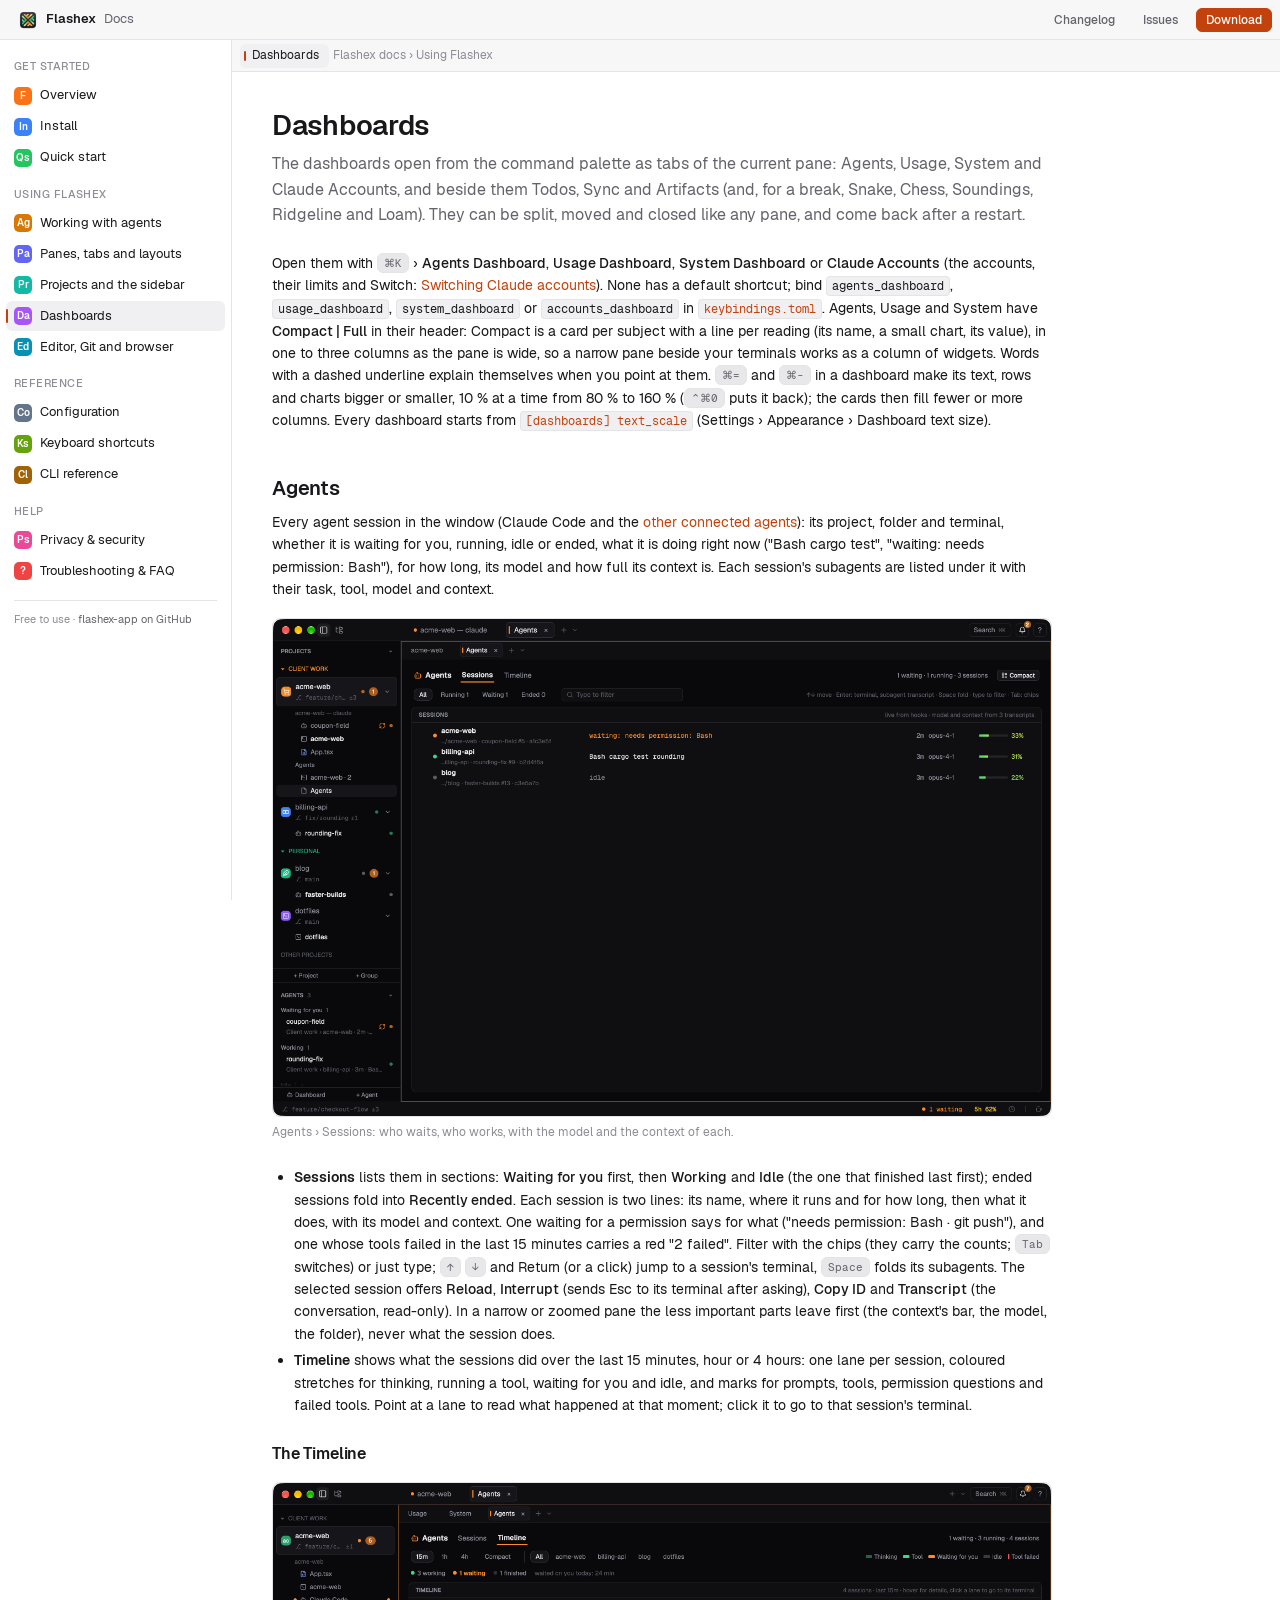
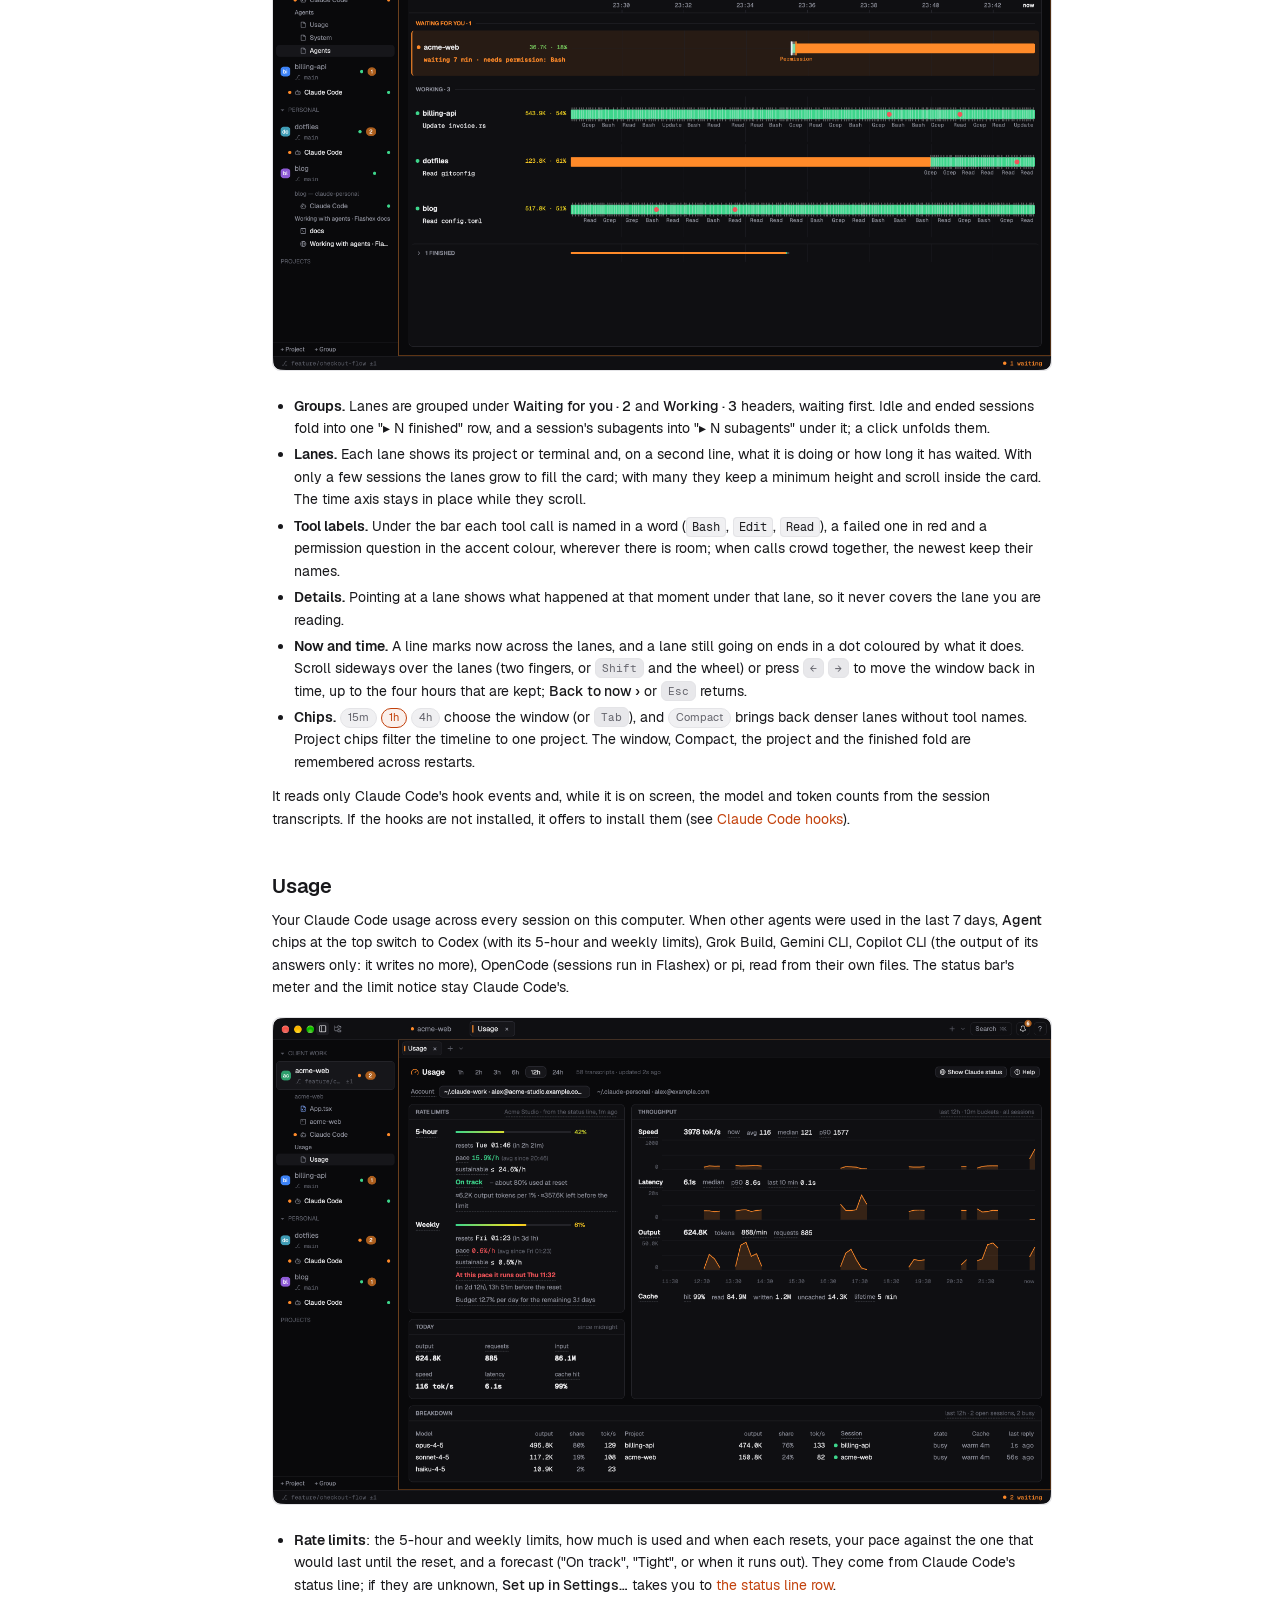
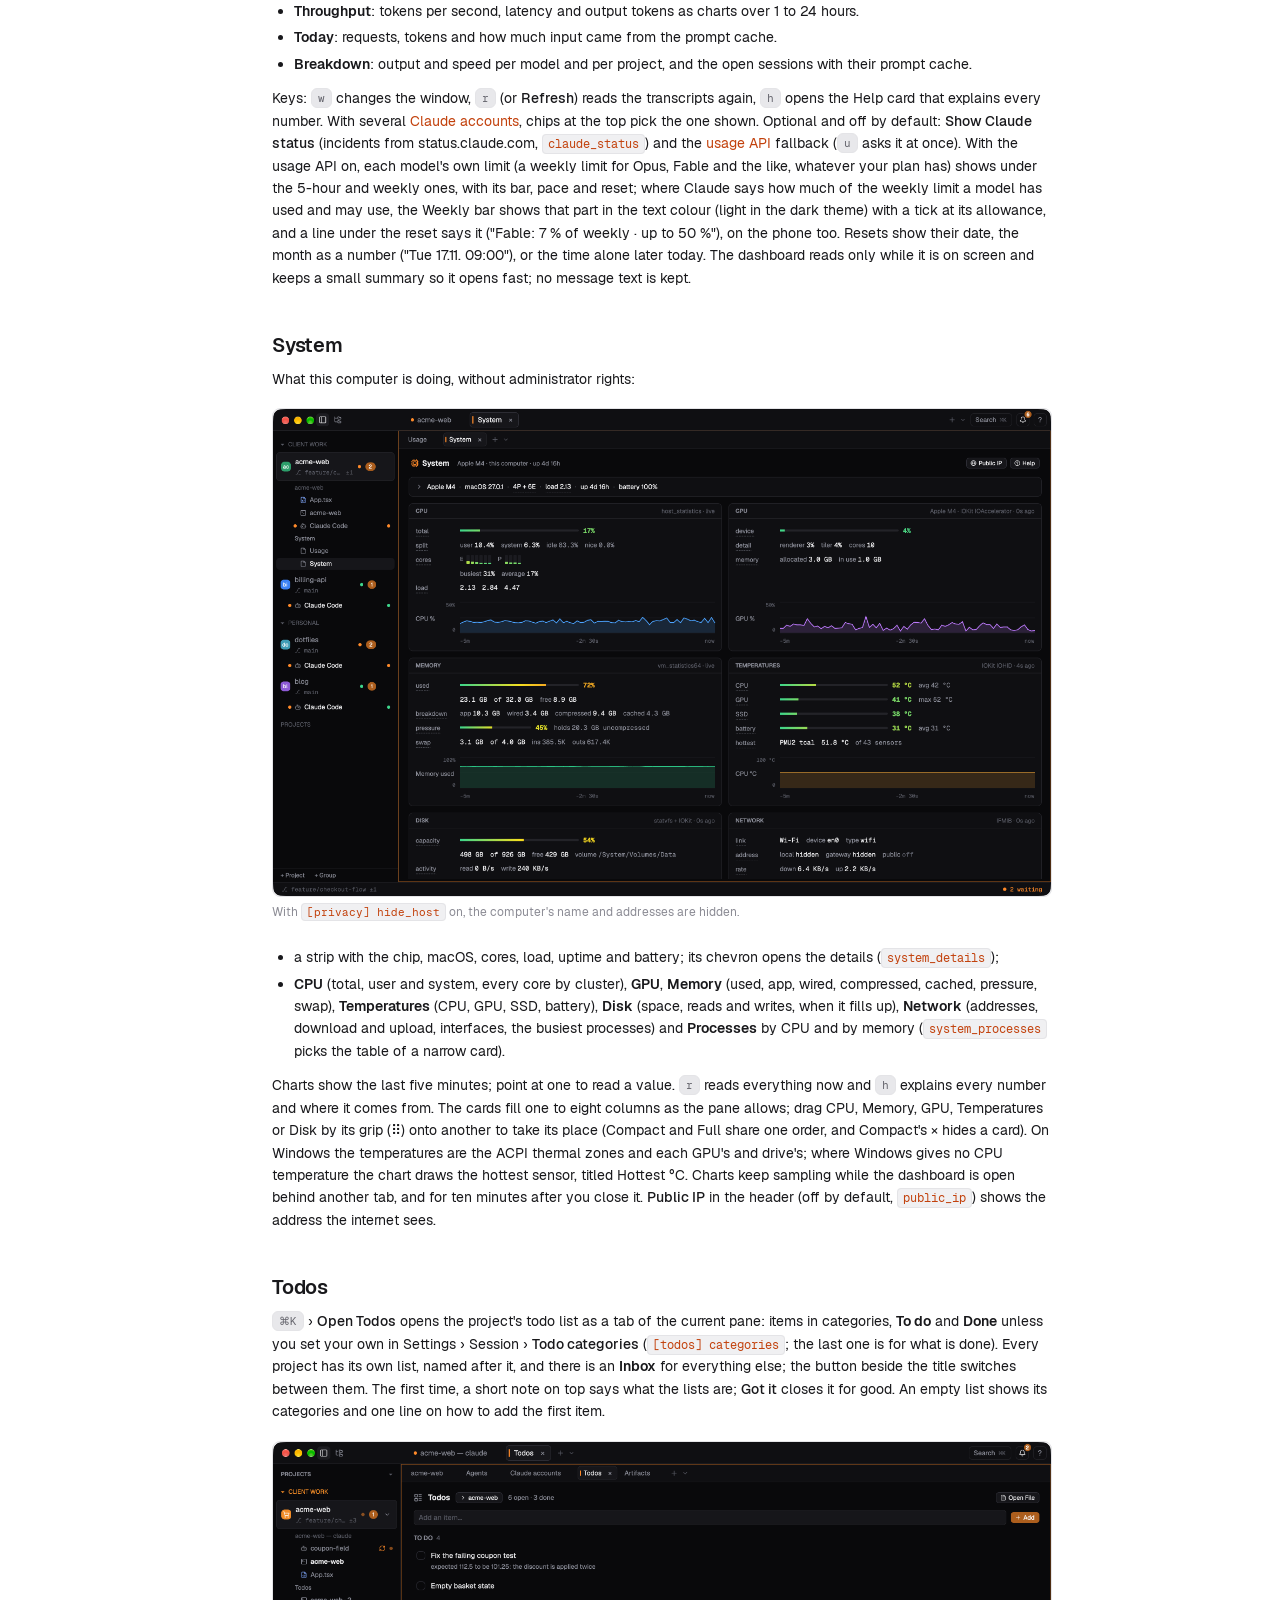
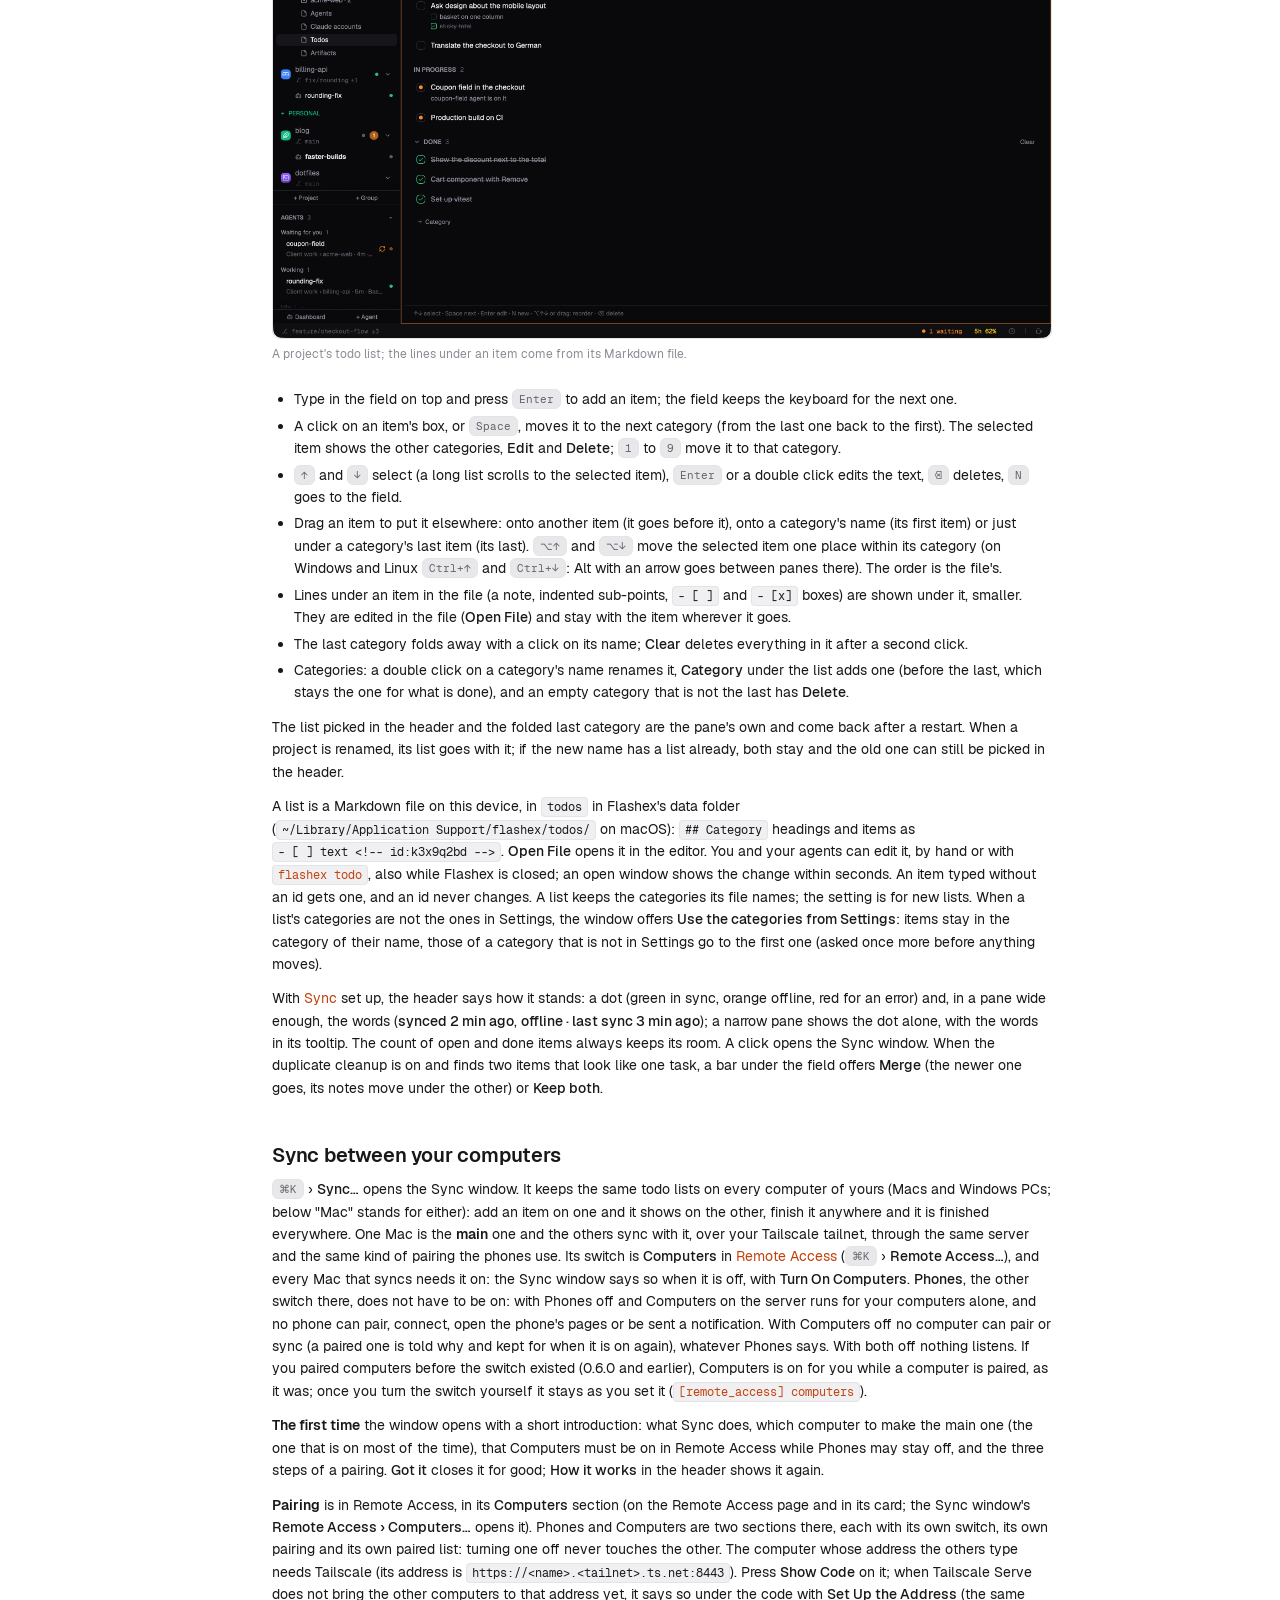
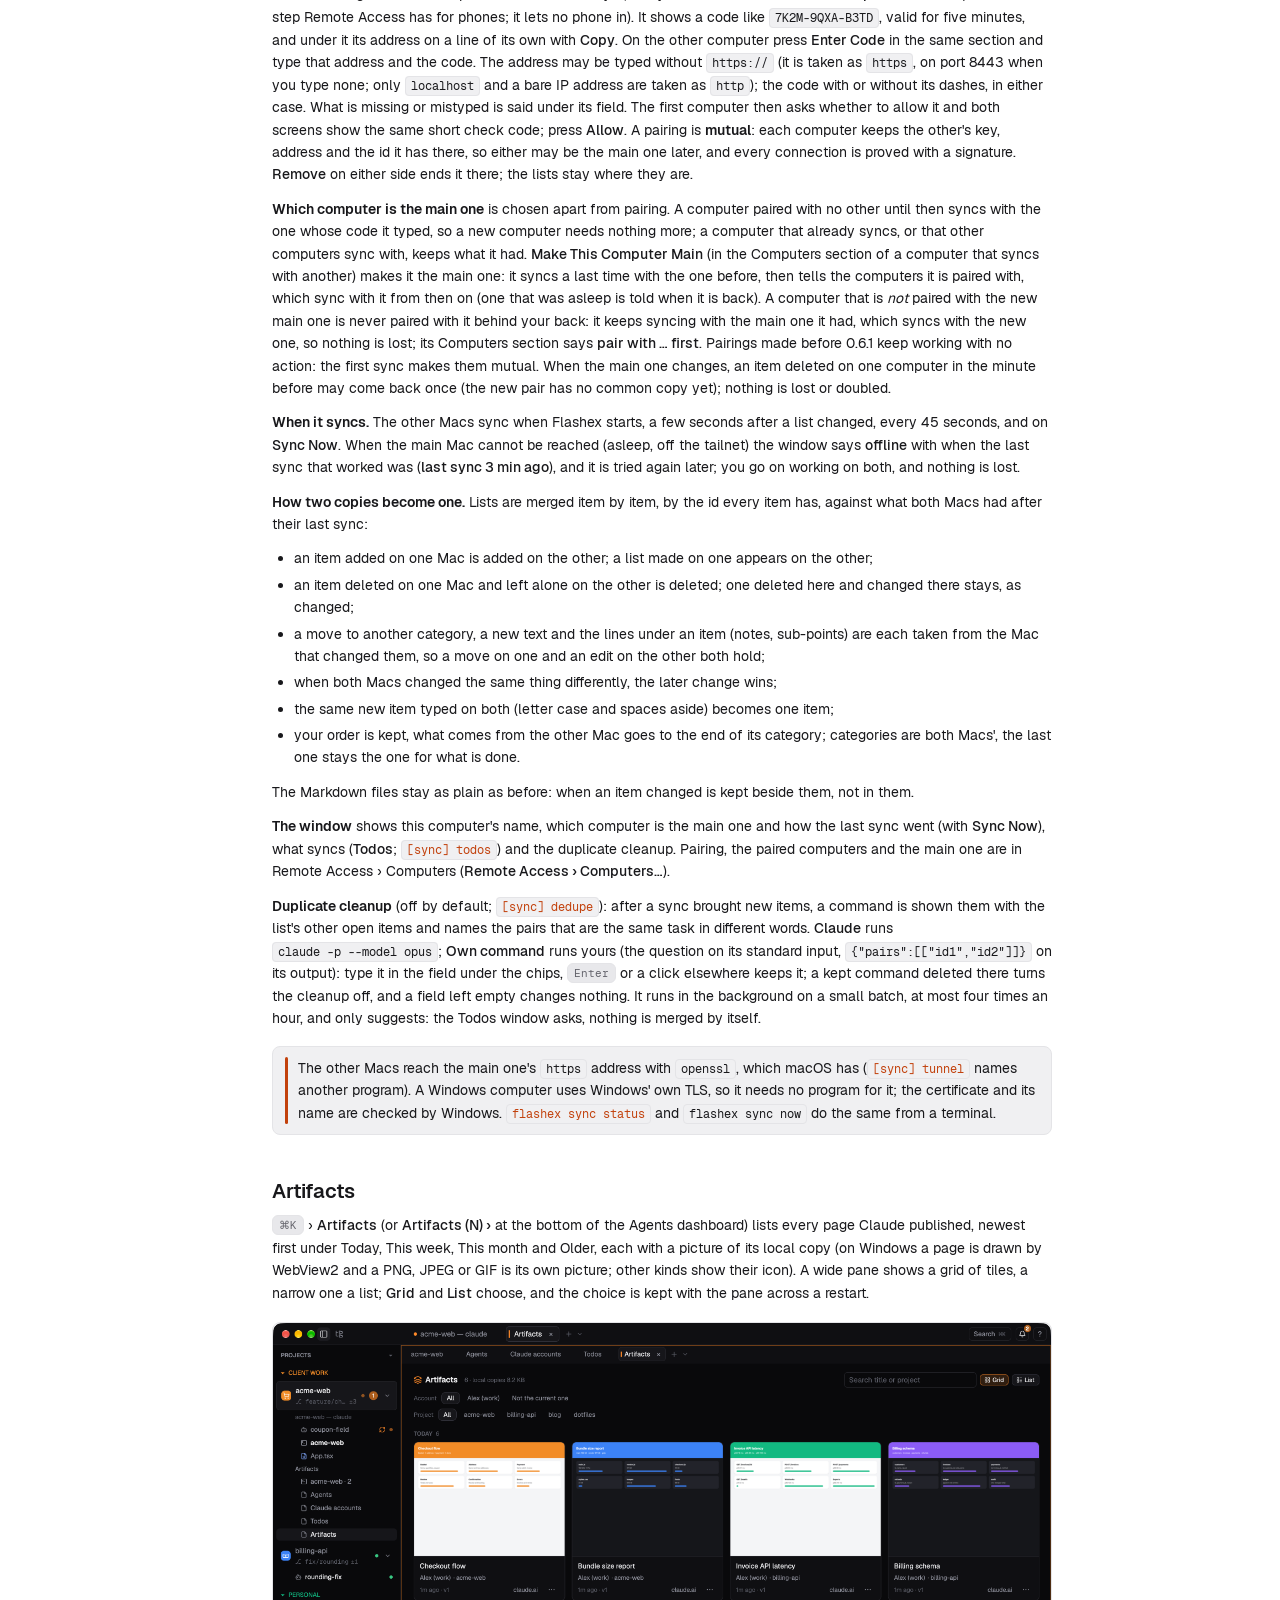
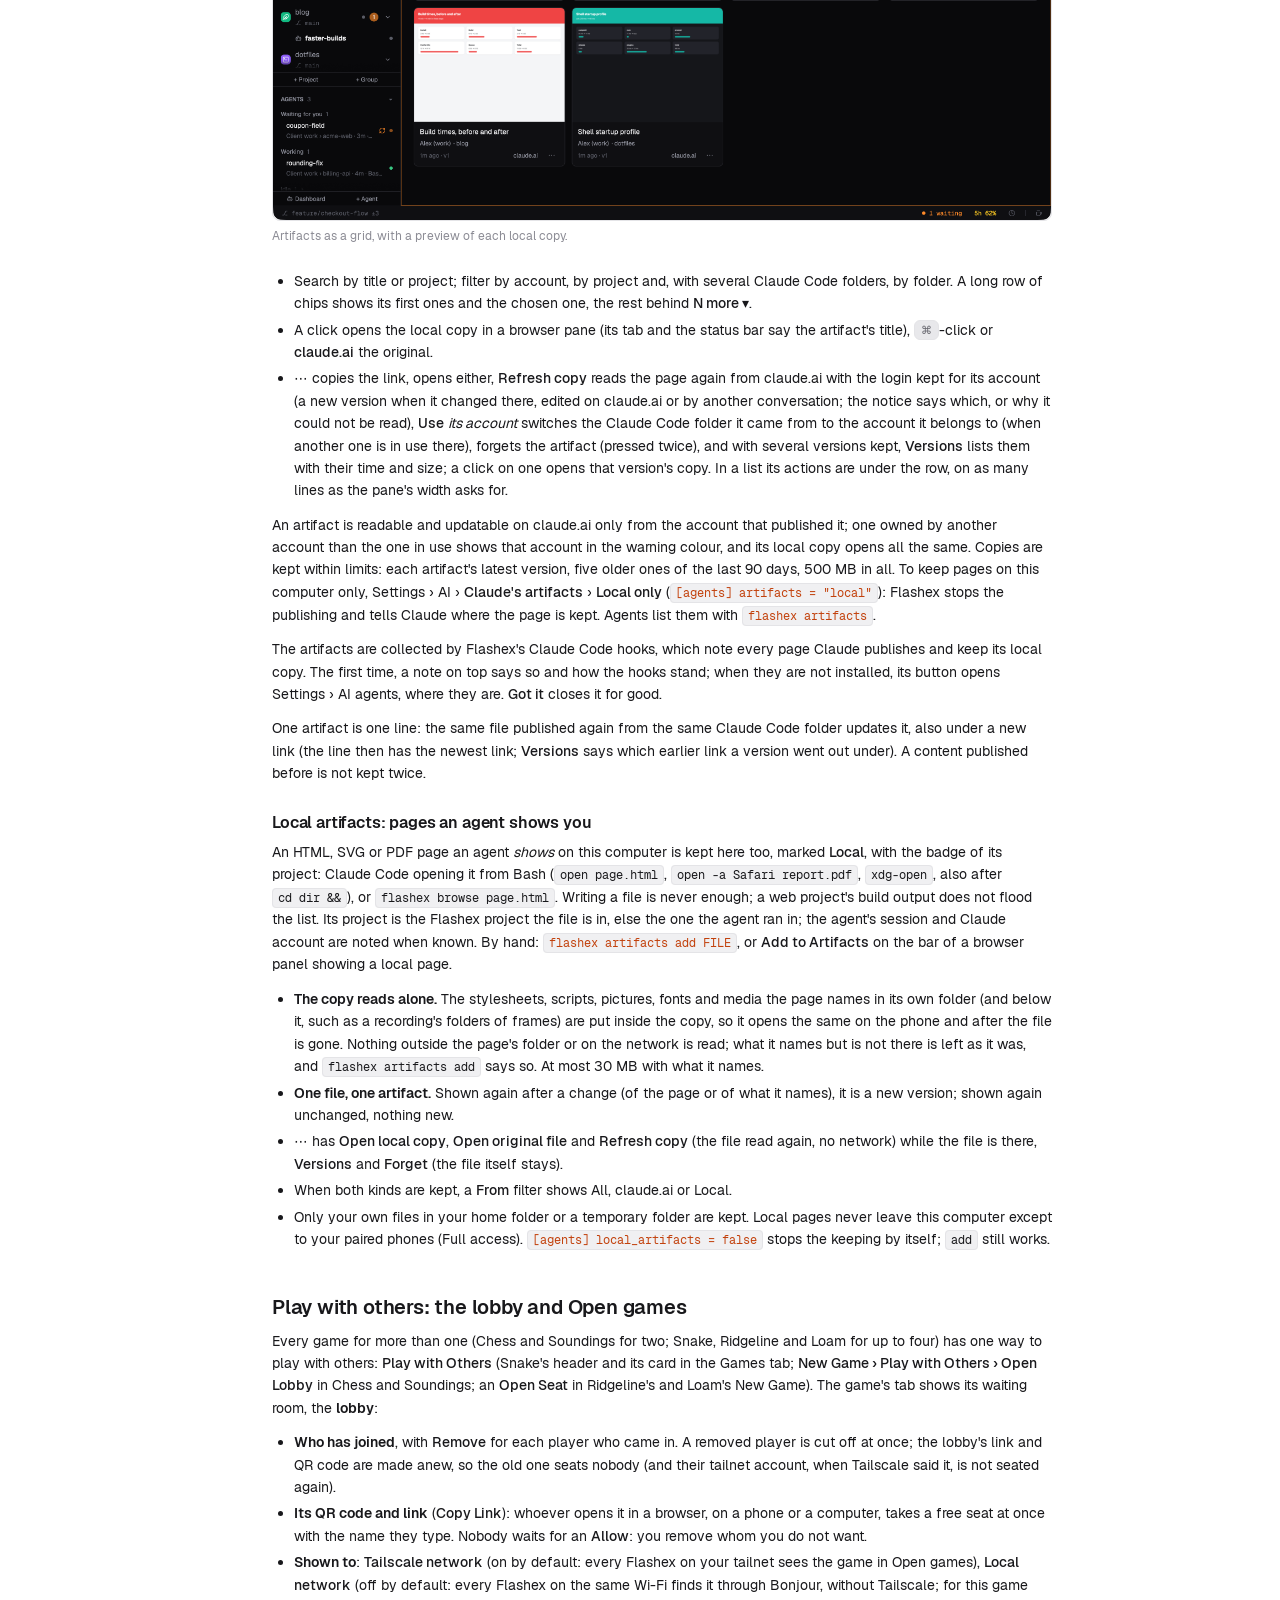
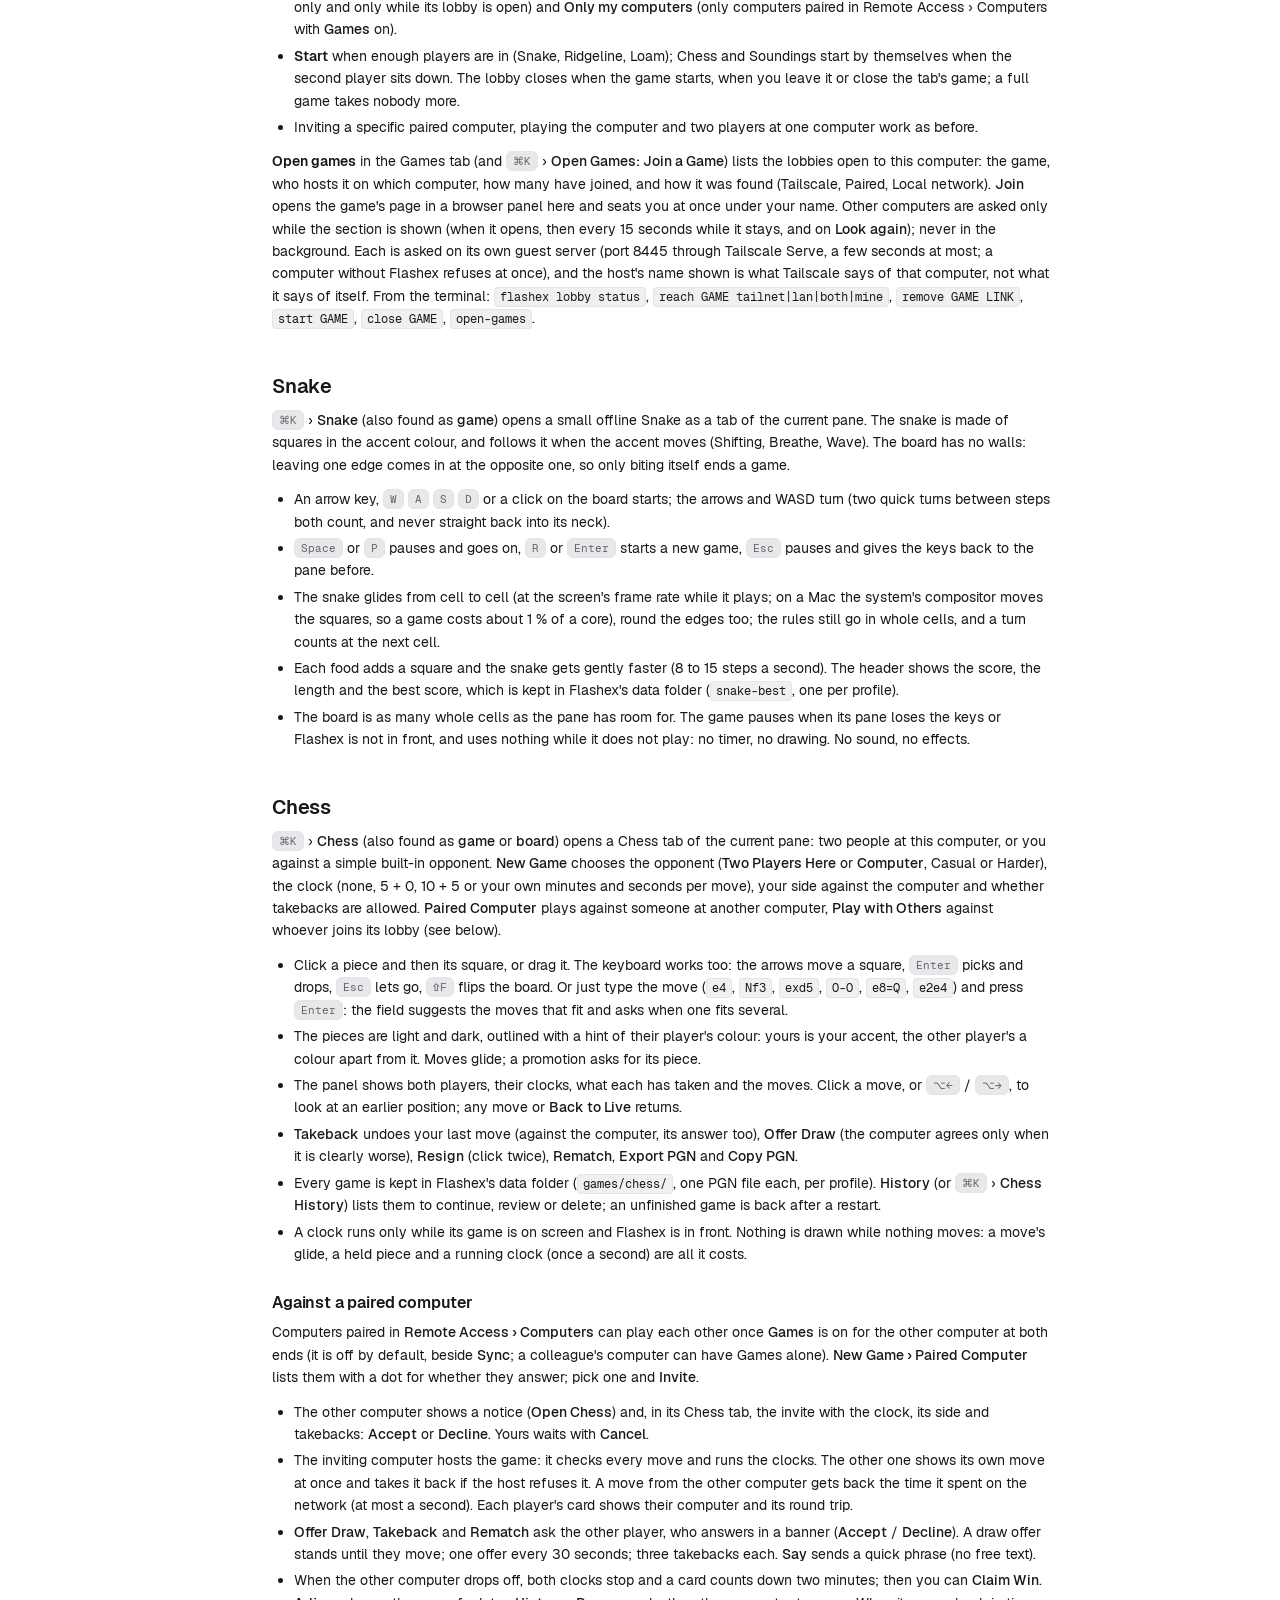
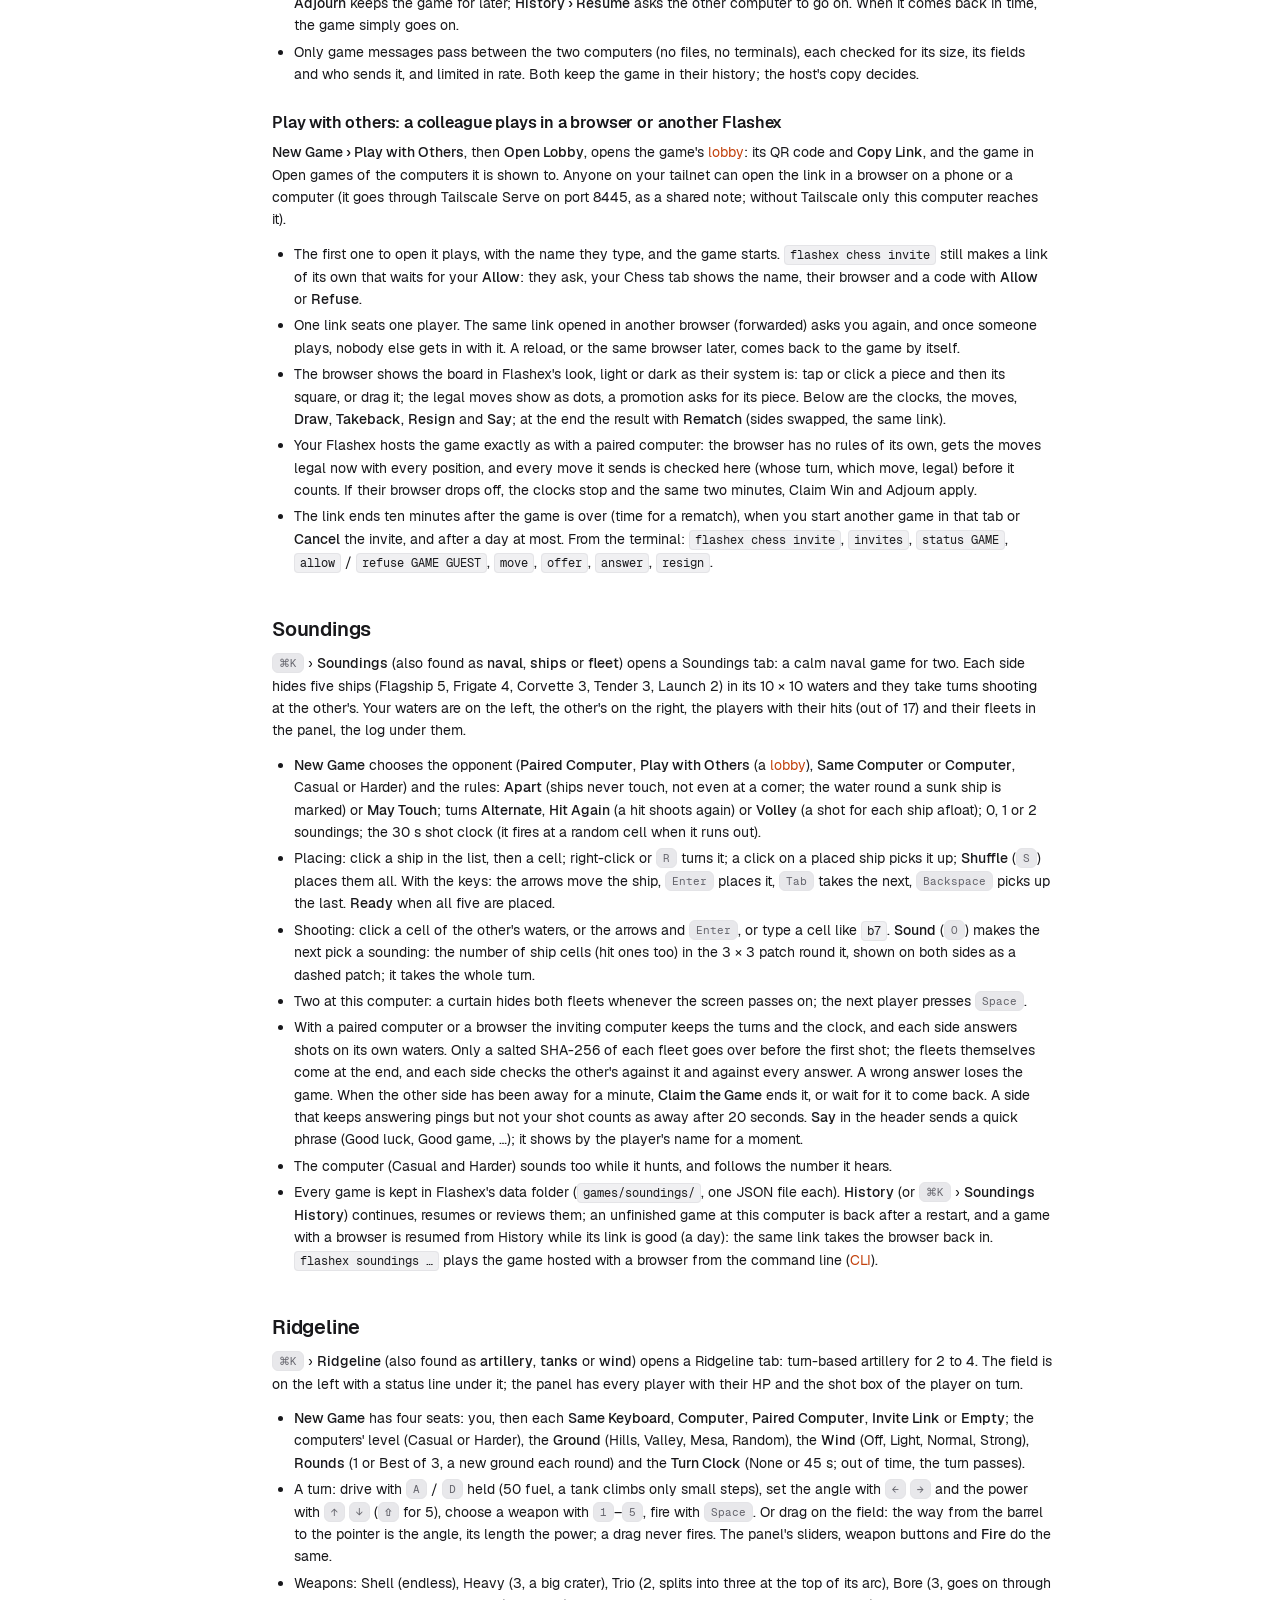
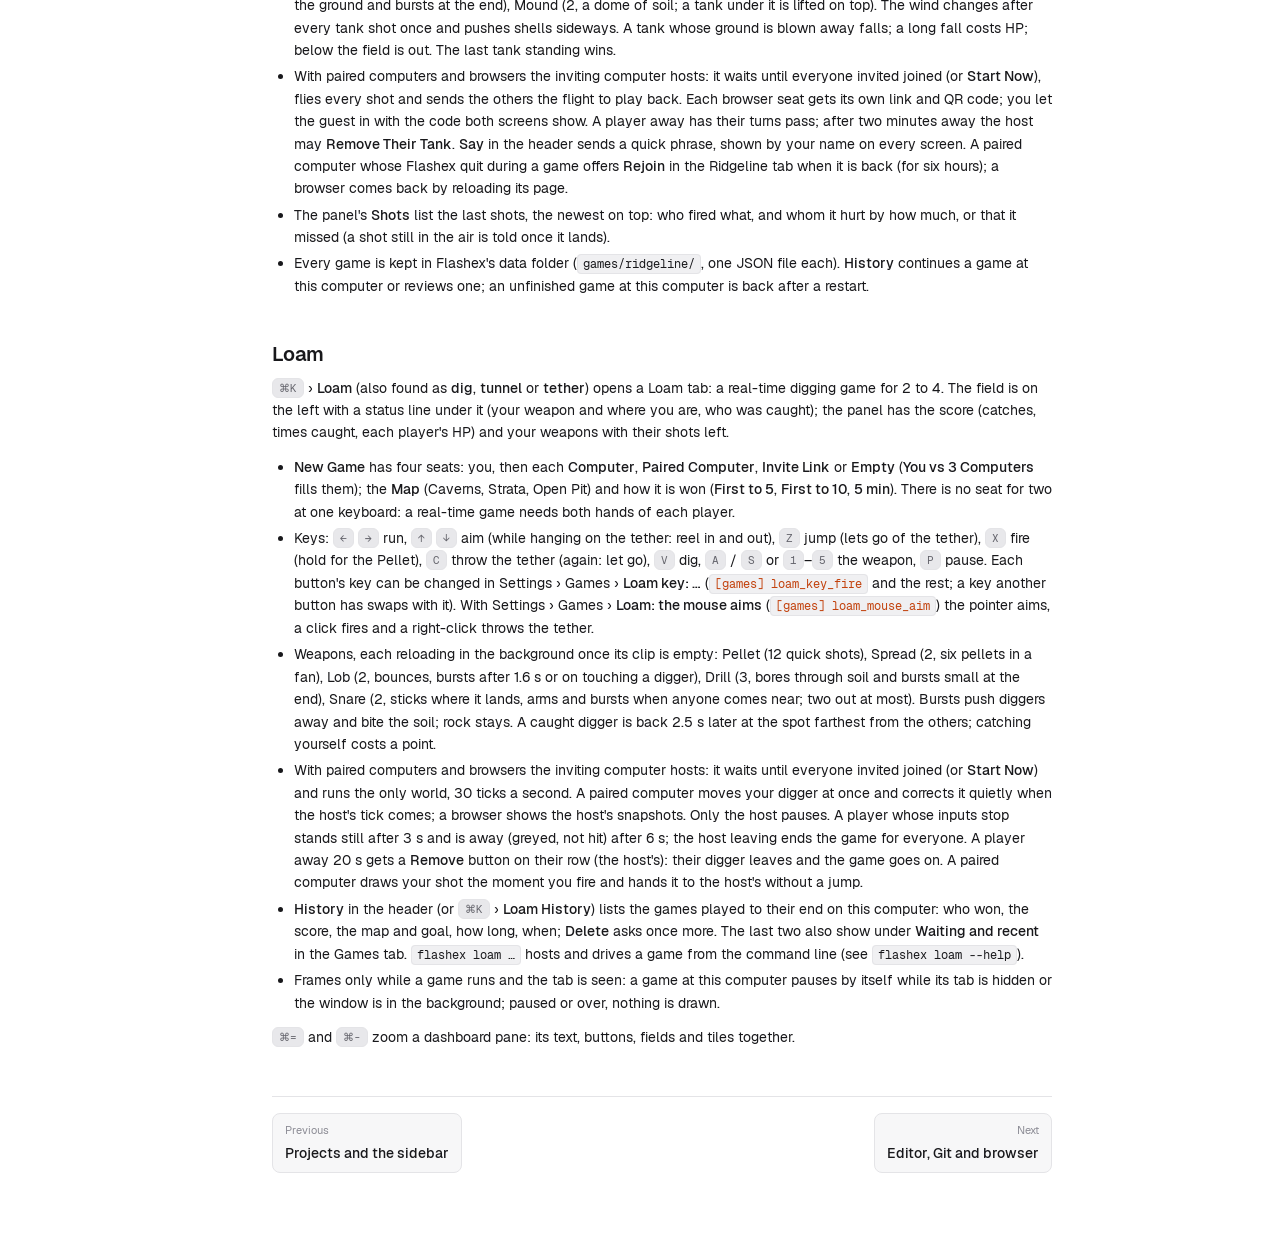
<file: docs/dashboards.html>
<!doctype html>
<!-- generated:head -->
<html lang="en">
<head>
<meta charset="utf-8">
<meta name="viewport" content="width=device-width, initial-scale=1">
<meta name="color-scheme" content="dark light">
<title>Dashboards · Flashex docs</title>
<meta name="description" content="The Agents, Usage, System and Claude Accounts dashboards, Todos, Sync and Artifacts.">
<link rel="icon" href="screenshots/icon.png">
<link rel="stylesheet" href="assets/docs.css">
</head>
<body>
<header class="titlebar">
<button class="btn nav-toggle" type="button" aria-label="Show the pages" aria-expanded="false"><svg viewBox="0 0 16 16" fill="none" stroke="currentColor" stroke-width="1.4" aria-hidden="true"><rect x="1.5" y="2.5" width="13" height="11" rx="2"/><path d="M6 2.5v11"/></svg></button>
<a class="brand" href="index.html"><img src="screenshots/icon.png" alt="">Flashex <span class="sub">Docs</span></a>
<span class="spacer"></span>
<a class="btn wide" href="https://github.com/palo-kunovsky-flash/flashex-app/blob/main/CHANGELOG.md">Changelog</a>
<a class="btn wide" href="https://github.com/palo-kunovsky-flash/flashex-app/issues">Issues</a>
<a class="btn primary" href="https://github.com/palo-kunovsky-flash/flashex-app/releases/latest/download/Flashex-macOS-arm64.dmg">Download</a>
</header>
<nav class="sidebar" aria-label="Pages">
<div class="group">Get started</div>
<a class="row" href="index.html"><span class="badge c-orange">F</span>Overview</a>
<a class="row" href="install.html"><span class="badge c-blue">In</span>Install</a>
<a class="row" href="quick-start.html"><span class="badge c-green">Qs</span>Quick start</a>
<div class="group">Using Flashex</div>
<a class="row" href="agents.html"><span class="badge c-amber">Ag</span>Working with agents</a>
<a class="row" href="panes.html"><span class="badge c-indigo">Pa</span>Panes, tabs and layouts</a>
<a class="row" href="projects.html"><span class="badge c-teal">Pr</span>Projects and the sidebar</a>
<a class="row active" aria-current="page" href="dashboards.html"><span class="badge c-purple">Da</span>Dashboards</a>
<a class="row" href="editor.html"><span class="badge c-cyan">Ed</span>Editor, Git and browser</a>
<div class="group">Reference</div>
<a class="row" href="configuration.html"><span class="badge c-slate">Co</span>Configuration</a>
<a class="row" href="shortcuts.html"><span class="badge c-lime">Ks</span>Keyboard shortcuts</a>
<a class="row" href="cli.html"><span class="badge c-brown">Cl</span>CLI reference</a>
<div class="group">Help</div>
<a class="row" href="privacy.html"><span class="badge c-pink">Ps</span>Privacy &amp; security</a>
<a class="row" href="troubleshooting.html"><span class="badge c-red">?</span>Troubleshooting &amp; FAQ</a>
<div class="foot">Free to use · <a href="https://github.com/palo-kunovsky-flash/flashex-app">flashex-app on GitHub</a></div>
</nav>
<main class="pane">
<div class="pane-tabs"><span class="pane-tab">Dashboards</span><span class="crumb">Flashex docs › Using Flashex</span></div>
<article class="content">
<!-- /generated:head -->
<h1>Dashboards</h1>
<p class="lede">The dashboards open from the command palette as tabs of the current pane: Agents, Usage, System and Claude Accounts, and beside them Todos, Sync and Artifacts (and, for a break, Snake, Chess, Soundings, Ridgeline and Loam). They can be split, moved and closed like any pane, and come back after a restart.</p>
<p>Open them with <kbd>⌘K</kbd> › <span class="ui">Agents Dashboard</span>, <span class="ui">Usage Dashboard</span>, <span class="ui">System Dashboard</span> or <span class="ui">Claude Accounts</span> (the accounts, their limits and Switch: <a href="agents.html#switcher">Switching Claude accounts</a>). None has a default shortcut; bind <code>agents_dashboard</code>, <code>usage_dashboard</code>, <code>system_dashboard</code> or <code>accounts_dashboard</code> in <a href="shortcuts.html#keys-no-default"><code>keybindings.toml</code></a>. Agents, Usage and System have <span class="ui">Compact | Full</span> in their header: Compact is a card per subject with a line per reading (its name, a small chart, its value), in one to three columns as the pane is wide, so a narrow pane beside your terminals works as a column of widgets. Words with a dashed underline explain themselves when you point at them. <kbd>⌘=</kbd> and <kbd>⌘-</kbd> in a dashboard make its text, rows and charts bigger or smaller, 10 % at a time from 80 % to 160 % (<kbd>⌃⌘0</kbd> puts it back); the cards then fill fewer or more columns. Every dashboard starts from <a href="configuration.html#cfg-dashboards-text_scale"><code>[dashboards] text_scale</code></a> (Settings › Appearance › Dashboard text size).</p>

<h2 id="agents">Agents</h2>
<p>Every agent session in the window (Claude Code and the <a href="agents.html#other-agents">other connected agents</a>): its project, folder and terminal, whether it is waiting for you, running, idle or ended, what it is doing right now ("Bash cargo test", "waiting: needs permission: Bash"), for how long, its model and how full its context is. Each session's subagents are listed under it with their task, tool, model and context.</p>
<figure>
<img src="screenshots/agents-dashboard.png" alt="The Agents dashboard: three sessions with their project, state, current tool, model and context, the one waiting for permission first" width="2820" height="1800" loading="lazy">
<figcaption>Agents › Sessions: who waits, who works, with the model and the context of each.</figcaption>
</figure>
<ul>
<li><strong>Sessions</strong> lists them in sections: <span class="ui">Waiting for you</span> first, then <span class="ui">Working</span> and <span class="ui">Idle</span> (the one that finished last first); ended sessions fold into <span class="ui">Recently ended</span>. Each session is two lines: its name, where it runs and for how long, then what it does, with its model and context. One waiting for a permission says for what ("needs permission: Bash · git push"), and one whose tools failed in the last 15 minutes carries a red "2 failed". Filter with the chips (they carry the counts; <kbd>Tab</kbd> switches) or just type; <kbd>↑</kbd> <kbd>↓</kbd> and Return (or a click) jump to a session's terminal, <kbd>Space</kbd> folds its subagents. The selected session offers <span class="ui">Reload</span>, <span class="ui">Interrupt</span> (sends Esc to its terminal after asking), <span class="ui">Copy ID</span> and <span class="ui">Transcript</span> (the conversation, read-only). In a narrow or zoomed pane the less important parts leave first (the context's bar, the model, the folder), never what the session does.</li>
<li><strong>Timeline</strong> shows what the sessions did over the last 15 minutes, hour or 4 hours: one lane per session, coloured stretches for thinking, running a tool, waiting for you and idle, and marks for prompts, tools, permission questions and failed tools. Point at a lane to read what happened at that moment; click it to go to that session's terminal.</li>
</ul>
<h3 id="timeline">The Timeline</h3>
<figure>
<img src="screenshots/agents-timeline.png" alt="The Agents dashboard's Timeline: one session waiting for permission, three working with their tool calls named under each lane, and a finished one folded below" width="2880" height="1800" loading="lazy">
</figure>
<ul>
<li><strong>Groups.</strong> Lanes are grouped under <span class="ui">Waiting for you · 2</span> and <span class="ui">Working · 3</span> headers, waiting first. Idle and ended sessions fold into one "▸ N finished" row, and a session's subagents into "▸ N subagents" under it; a click unfolds them.</li>
<li><strong>Lanes.</strong> Each lane shows its project or terminal and, on a second line, what it is doing or how long it has waited. With only a few sessions the lanes grow to fill the card; with many they keep a minimum height and scroll inside the card. The time axis stays in place while they scroll.</li>
<li><strong>Tool labels.</strong> Under the bar each tool call is named in a word (<code>Bash</code>, <code>Edit</code>, <code>Read</code>), a failed one in red and a permission question in the accent colour, wherever there is room; when calls crowd together, the newest keep their names.</li>
<li><strong>Details.</strong> Pointing at a lane shows what happened at that moment under that lane, so it never covers the lane you are reading.</li>
<li><strong>Now and time.</strong> A line marks now across the lanes, and a lane still going on ends in a dot coloured by what it does. Scroll sideways over the lanes (two fingers, or <kbd>Shift</kbd> and the wheel) or press <kbd>←</kbd> <kbd>→</kbd> to move the window back in time, up to the four hours that are kept; <span class="ui">Back to now ›</span> or <kbd>Esc</kbd> returns.</li>
<li><strong>Chips.</strong> <span class="chip">15m</span> <span class="chip on">1h</span> <span class="chip">4h</span> choose the window (or <kbd>Tab</kbd>), and <span class="chip">Compact</span> brings back denser lanes without tool names. Project chips filter the timeline to one project. The window, Compact, the project and the finished fold are remembered across restarts.</li>
</ul>
<p>It reads only Claude Code's hook events and, while it is on screen, the model and token counts from the session transcripts. If the hooks are not installed, it offers to install them (see <a href="agents.html#hooks">Claude Code hooks</a>).</p>

<h2 id="usage">Usage</h2>
<p>Your Claude Code usage across every session on this computer. When other agents were used in the last 7 days, <span class="ui">Agent</span> chips at the top switch to Codex (with its 5-hour and weekly limits), Grok Build, Gemini CLI, Copilot CLI (the output of its answers only: it writes no more), OpenCode (sessions run in Flashex) or pi, read from their own files. The status bar's meter and the limit notice stay Claude Code's.</p>
<figure>
<img src="screenshots/usage.png" alt="The Usage dashboard: 5-hour and weekly rate limits with pace and forecast, throughput charts over 12 hours, today's totals and a breakdown by model, project and open session" width="2880" height="1800" loading="lazy">
</figure>
<ul>
<li><strong>Rate limits</strong>: the 5-hour and weekly limits, how much is used and when each resets, your pace against the one that would last until the reset, and a forecast ("On track", "Tight", or when it runs out). They come from Claude Code's status line; if they are unknown, <span class="ui">Set up in Settings…</span> takes you to <a href="agents.html#status-line">the status line row</a>.</li>
<li><strong>Throughput</strong>: tokens per second, latency and output tokens as charts over 1 to 24 hours.</li>
<li><strong>Today</strong>: requests, tokens and how much input came from the prompt cache.</li>
<li><strong>Breakdown</strong>: output and speed per model and per project, and the open sessions with their prompt cache.</li>
</ul>
<p>Keys: <kbd>w</kbd> changes the window, <kbd>r</kbd> (or <span class="ui">Refresh</span>) reads the transcripts again, <kbd>h</kbd> opens the Help card that explains every number. With several <a href="agents.html#accounts">Claude accounts</a>, chips at the top pick the one shown. Optional and off by default: <span class="ui">Show Claude status</span> (incidents from status.claude.com, <a href="configuration.html#cfg-agents-claude_status"><code>claude_status</code></a>) and the <a href="configuration.html#cfg-agents-usage_api">usage API</a> fallback (<kbd>u</kbd> asks it at once). With the usage API on, each model's own limit (a weekly limit for Opus, Fable and the like, whatever your plan has) shows under the 5-hour and weekly ones, with its bar, pace and reset; where Claude says how much of the weekly limit a model has used and may use, the Weekly bar shows that part in the text colour (light in the dark theme) with a tick at its allowance, and a line under the reset says it ("Fable: 7 % of weekly · up to 50 %"), on the phone too. Resets show their date, the month as a number ("Tue 17.11. 09:00"), or the time alone later today. The dashboard reads only while it is on screen and keeps a small summary so it opens fast; no message text is kept.</p>

<h2 id="system">System</h2>
<p>What this computer is doing, without administrator rights:</p>
<figure>
<img src="screenshots/system.png" alt="The System dashboard: CPU, GPU, memory and temperatures with five minutes of charts, disk and network, with the computer's name and addresses hidden" width="2880" height="1800" loading="lazy">
<figcaption>With <a href="configuration.html#cfg-privacy-hide_host"><code>[privacy] hide_host</code></a> on, the computer's name and addresses are hidden.</figcaption>
</figure>
<ul>
<li>a strip with the chip, macOS, cores, load, uptime and battery; its chevron opens the details (<a href="configuration.html#cfg-dashboards-system_details"><code>system_details</code></a>);</li>
<li><strong>CPU</strong> (total, user and system, every core by cluster), <strong>GPU</strong>, <strong>Memory</strong> (used, app, wired, compressed, cached, pressure, swap), <strong>Temperatures</strong> (CPU, GPU, SSD, battery), <strong>Disk</strong> (space, reads and writes, when it fills up), <strong>Network</strong> (addresses, download and upload, interfaces, the busiest processes) and <strong>Processes</strong> by CPU and by memory (<a href="configuration.html#cfg-dashboards-system_processes"><code>system_processes</code></a> picks the table of a narrow card).</li>
</ul>
<p>Charts show the last five minutes; point at one to read a value. <kbd>r</kbd> reads everything now and <kbd>h</kbd> explains every number and where it comes from. The cards fill one to eight columns as the pane allows; drag CPU, Memory, GPU, Temperatures or Disk by its grip (⠿) onto another to take its place (Compact and Full share one order, and Compact's × hides a card). On Windows the temperatures are the ACPI thermal zones and each GPU's and drive's; where Windows gives no CPU temperature the chart draws the hottest sensor, titled Hottest °C. Charts keep sampling while the dashboard is open behind another tab, and for ten minutes after you close it. <span class="ui">Public IP</span> in the header (off by default, <a href="configuration.html#cfg-dashboards-public_ip"><code>public_ip</code></a>) shows the address the internet sees.</p>
<h2 id="todos">Todos</h2>
<p><kbd>⌘K</kbd> › <span class="ui">Open Todos</span> opens the project's todo list as a tab of the current pane: items in categories, <strong>To do</strong> and <strong>Done</strong> unless you set your own in Settings › Session › <span class="ui">Todo categories</span> (<a href="configuration.html#cfg-todos-categories"><code>[todos] categories</code></a>; the last one is for what is done). Every project has its own list, named after it, and there is an <strong>Inbox</strong> for everything else; the button beside the title switches between them. The first time, a short note on top says what the lists are; <span class="ui">Got it</span> closes it for good. An empty list shows its categories and one line on how to add the first item.</p>
<figure>
<img src="screenshots/todos.png" alt="The Todos pane: a project's list in the categories To do, In progress and Done, with a note and sub-points under items" width="2820" height="1800" loading="lazy">
<figcaption>A project's todo list; the lines under an item come from its Markdown file.</figcaption>
</figure>
<ul>
<li>Type in the field on top and press <kbd>Enter</kbd> to add an item; the field keeps the keyboard for the next one.</li>
<li>A click on an item's box, or <kbd>Space</kbd>, moves it to the next category (from the last one back to the first). The selected item shows the other categories, <span class="ui">Edit</span> and <span class="ui">Delete</span>; <kbd>1</kbd> to <kbd>9</kbd> move it to that category.</li>
<li><kbd>↑</kbd> and <kbd>↓</kbd> select (a long list scrolls to the selected item), <kbd>Enter</kbd> or a double click edits the text, <kbd>⌫</kbd> deletes, <kbd>N</kbd> goes to the field.</li>
<li>Drag an item to put it elsewhere: onto another item (it goes before it), onto a category's name (its first item) or just under a category's last item (its last). <kbd>⌥↑</kbd> and <kbd>⌥↓</kbd> move the selected item one place within its category (on Windows and Linux <kbd>Ctrl+↑</kbd> and <kbd>Ctrl+↓</kbd>: Alt with an arrow goes between panes there). The order is the file's.</li>
<li>Lines under an item in the file (a note, indented sub-points, <code>- [ ]</code> and <code>- [x]</code> boxes) are shown under it, smaller. They are edited in the file (<span class="ui">Open File</span>) and stay with the item wherever it goes.</li>
<li>The last category folds away with a click on its name; <span class="ui">Clear</span> deletes everything in it after a second click.</li>
<li>Categories: a double click on a category's name renames it, <span class="ui">Category</span> under the list adds one (before the last, which stays the one for what is done), and an empty category that is not the last has <span class="ui">Delete</span>.</li>
</ul>
<p>The list picked in the header and the folded last category are the pane's own and come back after a restart. When a project is renamed, its list goes with it; if the new name has a list already, both stay and the old one can still be picked in the header.</p>
<p>A list is a Markdown file on this device, in <code>todos</code> in Flashex's data folder (<code>~/Library/Application Support/flashex/todos/</code> on macOS): <code>## Category</code> headings and items as <code>- [ ] text &lt;!-- id:k3x9q2bd --&gt;</code>. <span class="ui">Open File</span> opens it in the editor. You and your agents can edit it, by hand or with <a href="cli.html#flashex-todo-list"><code>flashex todo</code></a>, also while Flashex is closed; an open window shows the change within seconds. An item typed without an id gets one, and an id never changes. A list keeps the categories its file names; the setting is for new lists. When a list's categories are not the ones in Settings, the window offers <span class="ui">Use the categories from Settings</span>: items stay in the category of their name, those of a category that is not in Settings go to the first one (asked once more before anything moves).</p>

<p>With <a href="#sync">Sync</a> set up, the header says how it stands: a dot (green in sync, orange offline, red for an error) and, in a pane wide enough, the words (<span class="ui">synced 2 min ago</span>, <span class="ui">offline · last sync 3 min ago</span>); a narrow pane shows the dot alone, with the words in its tooltip. The count of open and done items always keeps its room. A click opens the Sync window. When the duplicate cleanup is on and finds two items that look like one task, a bar under the field offers <span class="ui">Merge</span> (the newer one goes, its notes move under the other) or <span class="ui">Keep both</span>.</p>
<h2 id="sync">Sync between your computers</h2>
<p><kbd>⌘K</kbd> › <span class="ui">Sync…</span> opens the Sync window. It keeps the same todo lists on every computer of yours (Macs and Windows PCs; below "Mac" stands for either): add an item on one and it shows on the other, finish it anywhere and it is finished everywhere. One Mac is the <strong>main</strong> one and the others sync with it, over your Tailscale tailnet, through the same server and the same kind of pairing the phones use. Its switch is <span class="ui">Computers</span> in <a href="agents.html#phone">Remote Access</a> (<kbd>⌘K</kbd> › <span class="ui">Remote Access…</span>), and every Mac that syncs needs it on: the Sync window says so when it is off, with <span class="ui">Turn On Computers</span>. <span class="ui">Phones</span>, the other switch there, does not have to be on: with Phones off and Computers on the server runs for your computers alone, and no phone can pair, connect, open the phone's pages or be sent a notification. With Computers off no computer can pair or sync (a paired one is told why and kept for when it is on again), whatever Phones says. With both off nothing listens. If you paired computers before the switch existed (0.6.0 and earlier), Computers is on for you while a computer is paired, as it was; once you turn the switch yourself it stays as you set it (<a href="configuration.html#cfg-remote_access-computers"><code>[remote_access] computers</code></a>).</p>
<p><strong>The first time</strong> the window opens with a short introduction: what Sync does, which computer to make the main one (the one that is on most of the time), that Computers must be on in Remote Access while Phones may stay off, and the three steps of a pairing. <span class="ui">Got it</span> closes it for good; <span class="ui">How it works</span> in the header shows it again.</p>
<p><strong>Pairing</strong> is in Remote Access, in its <span class="ui">Computers</span> section (on the Remote Access page and in its card; the Sync window's <span class="ui">Remote Access › Computers…</span> opens it). Phones and Computers are two sections there, each with its own switch, its own pairing and its own paired list: turning one off never touches the other. The computer whose address the others type needs Tailscale (its address is <code>https://&lt;name&gt;.&lt;tailnet&gt;.ts.net:8443</code>). Press <span class="ui">Show Code</span> on it; when Tailscale Serve does not bring the other computers to that address yet, it says so under the code with <span class="ui">Set Up the Address</span> (the same step Remote Access has for phones; it lets no phone in). It shows a code like <code>7K2M-9QXA-B3TD</code>, valid for five minutes, and under it its address on a line of its own with <span class="ui">Copy</span>. On the other computer press <span class="ui">Enter Code</span> in the same section and type that address and the code. The address may be typed without <code>https://</code> (it is taken as <code>https</code>, on port 8443 when you type none; only <code>localhost</code> and a bare IP address are taken as <code>http</code>); the code with or without its dashes, in either case. What is missing or mistyped is said under its field. The first computer then asks whether to allow it and both screens show the same short check code; press <span class="ui">Allow</span>. A pairing is <strong>mutual</strong>: each computer keeps the other's key, address and the id it has there, so either may be the main one later, and every connection is proved with a signature. <span class="ui">Remove</span> on either side ends it there; the lists stay where they are.</p>
<p><strong>Which computer is the main one</strong> is chosen apart from pairing. A computer paired with no other until then syncs with the one whose code it typed, so a new computer needs nothing more; a computer that already syncs, or that other computers sync with, keeps what it had. <span class="ui">Make This Computer Main</span> (in the Computers section of a computer that syncs with another) makes it the main one: it syncs a last time with the one before, then tells the computers it is paired with, which sync with it from then on (one that was asleep is told when it is back). A computer that is <em>not</em> paired with the new main one is never paired with it behind your back: it keeps syncing with the main one it had, which syncs with the new one, so nothing is lost; its Computers section says <span class="ui">pair with … first</span>. Pairings made before 0.6.1 keep working with no action: the first sync makes them mutual. When the main one changes, an item deleted on one computer in the minute before may come back once (the new pair has no common copy yet); nothing is lost or doubled.</p>
<p><strong>When it syncs.</strong> The other Macs sync when Flashex starts, a few seconds after a list changed, every 45 seconds, and on <span class="ui">Sync Now</span>. When the main Mac cannot be reached (asleep, off the tailnet) the window says <span class="ui">offline</span> with when the last sync that worked was (<span class="ui">last sync 3 min ago</span>), and it is tried again later; you go on working on both, and nothing is lost.</p>
<p><strong>How two copies become one.</strong> Lists are merged item by item, by the id every item has, against what both Macs had after their last sync:</p>
<ul>
<li>an item added on one Mac is added on the other; a list made on one appears on the other;</li>
<li>an item deleted on one Mac and left alone on the other is deleted; one deleted here and changed there stays, as changed;</li>
<li>a move to another category, a new text and the lines under an item (notes, sub-points) are each taken from the Mac that changed them, so a move on one and an edit on the other both hold;</li>
<li>when both Macs changed the same thing differently, the later change wins;</li>
<li>the same new item typed on both (letter case and spaces aside) becomes one item;</li>
<li>your order is kept, what comes from the other Mac goes to the end of its category; categories are both Macs', the last one stays the one for what is done.</li>
</ul>
<p>The Markdown files stay as plain as before: when an item changed is kept beside them, not in them.</p>
<p><strong>The window</strong> shows this computer's name, which computer is the main one and how the last sync went (with <span class="ui">Sync Now</span>), what syncs (<span class="ui">Todos</span>; <a href="configuration.html#cfg-sync-todos"><code>[sync] todos</code></a>) and the duplicate cleanup. Pairing, the paired computers and the main one are in Remote Access › Computers (<span class="ui">Remote Access › Computers…</span>).</p>
<p><strong>Duplicate cleanup</strong> (off by default; <a href="configuration.html#cfg-sync-dedupe"><code>[sync] dedupe</code></a>): after a sync brought new items, a command is shown them with the list's other open items and names the pairs that are the same task in different words. <span class="ui">Claude</span> runs <code>claude -p --model opus</code>; <span class="ui">Own command</span> runs yours (the question on its standard input, <code>{"pairs":[["id1","id2"]]}</code> on its output): type it in the field under the chips, <kbd>Enter</kbd> or a click elsewhere keeps it; a kept command deleted there turns the cleanup off, and a field left empty changes nothing. It runs in the background on a small batch, at most four times an hour, and only suggests: the Todos window asks, nothing is merged by itself.</p>
<div class="notice"><div><p>The other Macs reach the main one's <code>https</code> address with <code>openssl</code>, which macOS has (<a href="configuration.html#cfg-sync-tunnel"><code>[sync] tunnel</code></a> names another program). A Windows computer uses Windows' own TLS, so it needs no program for it; the certificate and its name are checked by Windows. <a href="cli.html#flashex-sync-status"><code>flashex sync status</code></a> and <code>flashex sync now</code> do the same from a terminal.</p></div></div>

<h2 id="artifacts">Artifacts</h2>
<p><kbd>⌘K</kbd> › <span class="ui">Artifacts</span> (or <span class="ui">Artifacts (N) ›</span> at the bottom of the Agents dashboard) lists every page Claude published, newest first under Today, This week, This month and Older, each with a picture of its local copy (on Windows a page is drawn by WebView2 and a PNG, JPEG or GIF is its own picture; other kinds show their icon). A wide pane shows a grid of tiles, a narrow one a list; <span class="ui">Grid</span> and <span class="ui">List</span> choose, and the choice is kept with the pane across a restart.</p>
<figure>
<img src="screenshots/artifacts.png" alt="The Artifacts view: six published pages as tiles with a picture of each, filters by account and project, and a search field" width="2820" height="1800" loading="lazy">
<figcaption>Artifacts as a grid, with a preview of each local copy.</figcaption>
</figure>
<ul>
<li>Search by title or project; filter by account, by project and, with several Claude Code folders, by folder. A long row of chips shows its first ones and the chosen one, the rest behind <span class="ui">N more ▾</span>.</li>
<li>A click opens the local copy in a browser pane (its tab and the status bar say the artifact's title), <kbd>⌘</kbd>-click or <span class="ui">claude.ai</span> the original.</li>
<li><span class="ui">⋯</span> copies the link, opens either, <span class="ui">Refresh copy</span> reads the page again from claude.ai with the login kept for its account (a new version when it changed there, edited on claude.ai or by another conversation; the notice says which, or why it could not be read), <span class="ui">Use</span> <em>its account</em> switches the Claude Code folder it came from to the account it belongs to (when another one is in use there), forgets the artifact (pressed twice), and with several versions kept, <span class="ui">Versions</span> lists them with their time and size; a click on one opens that version's copy. In a list its actions are under the row, on as many lines as the pane's width asks for.</li>
</ul>
<p>An artifact is readable and updatable on claude.ai only from the account that published it; one owned by another account than the one in use shows that account in the warning colour, and its local copy opens all the same. Copies are kept within limits: each artifact's latest version, five older ones of the last 90 days, 500 MB in all. To keep pages on this computer only, Settings › AI › <span class="ui">Claude's artifacts</span> › <span class="ui">Local only</span> (<a href="configuration.html#cfg-agents-artifacts"><code>[agents] artifacts = "local"</code></a>): Flashex stops the publishing and tells Claude where the page is kept. Agents list them with <a href="cli.html#flashex-artifacts"><code>flashex artifacts</code></a>.</p>
<p>The artifacts are collected by Flashex's Claude Code hooks, which note every page Claude publishes and keep its local copy. The first time, a note on top says so and how the hooks stand; when they are not installed, its button opens Settings › AI agents, where they are. <span class="ui">Got it</span> closes it for good.</p>
<p>One artifact is one line: the same file published again from the same Claude Code folder updates it, also under a new link (the line then has the newest link; <span class="ui">Versions</span> says which earlier link a version went out under). A content published before is not kept twice.</p>
<h3 id="local-artifacts">Local artifacts: pages an agent shows you</h3>
<p>An HTML, SVG or PDF page an agent <em>shows</em> on this computer is kept here too, marked <span class="ui">Local</span>, with the badge of its project: Claude Code opening it from Bash (<code>open page.html</code>, <code>open -a Safari report.pdf</code>, <code>xdg-open</code>, also after <code>cd dir &amp;&amp;</code>), or <code>flashex browse page.html</code>. Writing a file is never enough; a web project's build output does not flood the list. Its project is the Flashex project the file is in, else the one the agent ran in; the agent's session and Claude account are noted when known. By hand: <a href="cli.html#flashex-artifacts-add"><code>flashex artifacts add FILE</code></a>, or <span class="ui">Add to Artifacts</span> on the bar of a browser panel showing a local page.</p>
<ul>
<li><strong>The copy reads alone.</strong> The stylesheets, scripts, pictures, fonts and media the page names in its own folder (and below it, such as a recording's folders of frames) are put inside the copy, so it opens the same on the phone and after the file is gone. Nothing outside the page's folder or on the network is read; what it names but is not there is left as it was, and <code>flashex artifacts add</code> says so. At most 30 MB with what it names.</li>
<li><strong>One file, one artifact.</strong> Shown again after a change (of the page or of what it names), it is a new version; shown again unchanged, nothing new.</li>
<li><span class="ui">⋯</span> has <span class="ui">Open local copy</span>, <span class="ui">Open original file</span> and <span class="ui">Refresh copy</span> (the file read again, no network) while the file is there, <span class="ui">Versions</span> and <span class="ui">Forget</span> (the file itself stays).</li>
<li>When both kinds are kept, a <span class="ui">From</span> filter shows All, claude.ai or Local.</li>
<li>Only your own files in your home folder or a temporary folder are kept. Local pages never leave this computer except to your paired phones (Full access). <a href="configuration.html#cfg-agents-local_artifacts"><code>[agents] local_artifacts = false</code></a> stops the keeping by itself; <code>add</code> still works.</li>
</ul>
<h2 id="lobby">Play with others: the lobby and Open games</h2>
<p>Every game for more than one (Chess and Soundings for two; Snake, Ridgeline and Loam for up to four) has one way to play with others: <span class="ui">Play with Others</span> (Snake's header and its card in the Games tab; <span class="ui">New Game › Play with Others › Open Lobby</span> in Chess and Soundings; an <span class="ui">Open Seat</span> in Ridgeline's and Loam's New Game). The game's tab shows its waiting room, the <strong>lobby</strong>:</p>
<ul>
<li><strong>Who has joined</strong>, with <span class="ui">Remove</span> for each player who came in. A removed player is cut off at once; the lobby's link and QR code are made anew, so the old one seats nobody (and their tailnet account, when Tailscale said it, is not seated again).</li>
<li><strong>Its QR code and link</strong> (<span class="ui">Copy Link</span>): whoever opens it in a browser, on a phone or a computer, takes a free seat at once with the name they type. Nobody waits for an <span class="ui">Allow</span>: you remove whom you do not want.</li>
<li><strong>Shown to</strong>: <span class="ui">Tailscale network</span> (on by default: every Flashex on your tailnet sees the game in Open games), <span class="ui">Local network</span> (off by default: every Flashex on the same Wi-Fi finds it through Bonjour, without Tailscale; for this game only and only while its lobby is open) and <span class="ui">Only my computers</span> (only computers paired in Remote Access › Computers with <span class="ui">Games</span> on).</li>
<li><strong>Start</strong> when enough players are in (Snake, Ridgeline, Loam); Chess and Soundings start by themselves when the second player sits down. The lobby closes when the game starts, when you leave it or close the tab's game; a full game takes nobody more.</li>
<li>Inviting a specific paired computer, playing the computer and two players at one computer work as before.</li>
</ul>
<p><strong>Open games</strong> in the Games tab (and <kbd>⌘K</kbd> › <span class="ui">Open Games: Join a Game</span>) lists the lobbies open to this computer: the game, who hosts it on which computer, how many have joined, and how it was found (Tailscale, Paired, Local network). <span class="ui">Join</span> opens the game's page in a browser panel here and seats you at once under your name. Other computers are asked only while the section is shown (when it opens, then every 15 seconds while it stays, and on <span class="ui">Look again</span>); never in the background. Each is asked on its own guest server (port 8445 through Tailscale Serve, a few seconds at most; a computer without Flashex refuses at once), and the host's name shown is what Tailscale says of that computer, not what it says of itself. From the terminal: <code>flashex lobby status</code>, <code>reach GAME tailnet|lan|both|mine</code>, <code>remove GAME LINK</code>, <code>start GAME</code>, <code>close GAME</code>, <code>open-games</code>.</p>
<h2 id="snake">Snake</h2>
<p><kbd>⌘K</kbd> › <span class="ui">Snake</span> (also found as <span class="ui">game</span>) opens a small offline Snake as a tab of the current pane. The snake is made of squares in the accent colour, and follows it when the accent moves (Shifting, Breathe, Wave). The board has no walls: leaving one edge comes in at the opposite one, so only biting itself ends a game.</p>
<ul>
<li>An arrow key, <kbd>W</kbd> <kbd>A</kbd> <kbd>S</kbd> <kbd>D</kbd> or a click on the board starts; the arrows and WASD turn (two quick turns between steps both count, and never straight back into its neck).</li>
<li><kbd>Space</kbd> or <kbd>P</kbd> pauses and goes on, <kbd>R</kbd> or <kbd>Enter</kbd> starts a new game, <kbd>Esc</kbd> pauses and gives the keys back to the pane before.</li>
<li>The snake glides from cell to cell (at the screen's frame rate while it plays; on a Mac the system's compositor moves the squares, so a game costs about 1 % of a core), round the edges too; the rules still go in whole cells, and a turn counts at the next cell.</li>
<li>Each food adds a square and the snake gets gently faster (8 to 15 steps a second). The header shows the score, the length and the best score, which is kept in Flashex's data folder (<code>snake-best</code>, one per profile).</li>
<li>The board is as many whole cells as the pane has room for. The game pauses when its pane loses the keys or Flashex is not in front, and uses nothing while it does not play: no timer, no drawing. No sound, no effects.</li>
</ul>
<h2 id="chess">Chess</h2>
<p><kbd>⌘K</kbd> › <span class="ui">Chess</span> (also found as <span class="ui">game</span> or <span class="ui">board</span>) opens a Chess tab of the current pane: two people at this computer, or you against a simple built-in opponent. <span class="ui">New Game</span> chooses the opponent (<span class="ui">Two Players Here</span> or <span class="ui">Computer</span>, Casual or Harder), the clock (none, 5 + 0, 10 + 5 or your own minutes and seconds per move), your side against the computer and whether takebacks are allowed. <span class="ui">Paired Computer</span> plays against someone at another computer, <span class="ui">Play with Others</span> against whoever joins its lobby (see below).</p>
<ul>
<li>Click a piece and then its square, or drag it. The keyboard works too: the arrows move a square, <kbd>Enter</kbd> picks and drops, <kbd>Esc</kbd> lets go, <kbd>⇧F</kbd> flips the board. Or just type the move (<code>e4</code>, <code>Nf3</code>, <code>exd5</code>, <code>O-O</code>, <code>e8=Q</code>, <code>e2e4</code>) and press <kbd>Enter</kbd>: the field suggests the moves that fit and asks when one fits several.</li>
<li>The pieces are light and dark, outlined with a hint of their player's colour: yours is your accent, the other player's a colour apart from it. Moves glide; a promotion asks for its piece.</li>
<li>The panel shows both players, their clocks, what each has taken and the moves. Click a move, or <kbd>⌥←</kbd> / <kbd>⌥→</kbd>, to look at an earlier position; any move or <span class="ui">Back to Live</span> returns.</li>
<li><span class="ui">Takeback</span> undoes your last move (against the computer, its answer too), <span class="ui">Offer Draw</span> (the computer agrees only when it is clearly worse), <span class="ui">Resign</span> (click twice), <span class="ui">Rematch</span>, <span class="ui">Export PGN</span> and <span class="ui">Copy PGN</span>.</li>
<li>Every game is kept in Flashex's data folder (<code>games/chess/</code>, one PGN file each, per profile). <span class="ui">History</span> (or <kbd>⌘K</kbd> › <span class="ui">Chess History</span>) lists them to continue, review or delete; an unfinished game is back after a restart.</li>
<li>A clock runs only while its game is on screen and Flashex is in front. Nothing is drawn while nothing moves: a move's glide, a held piece and a running clock (once a second) are all it costs.</li>
</ul>
<h3 id="chess-paired">Against a paired computer</h3>
<p>Computers paired in <span class="ui">Remote Access › Computers</span> can play each other once <span class="ui">Games</span> is on for the other computer at both ends (it is off by default, beside <span class="ui">Sync</span>; a colleague's computer can have Games alone). <span class="ui">New Game › Paired Computer</span> lists them with a dot for whether they answer; pick one and <span class="ui">Invite</span>.</p>
<ul>
<li>The other computer shows a notice (<span class="ui">Open Chess</span>) and, in its Chess tab, the invite with the clock, its side and takebacks: <span class="ui">Accept</span> or <span class="ui">Decline</span>. Yours waits with <span class="ui">Cancel</span>.</li>
<li>The inviting computer hosts the game: it checks every move and runs the clocks. The other one shows its own move at once and takes it back if the host refuses it. A move from the other computer gets back the time it spent on the network (at most a second). Each player's card shows their computer and its round trip.</li>
<li><span class="ui">Offer Draw</span>, <span class="ui">Takeback</span> and <span class="ui">Rematch</span> ask the other player, who answers in a banner (<span class="ui">Accept</span> / <span class="ui">Decline</span>). A draw offer stands until they move; one offer every 30 seconds; three takebacks each. <span class="ui">Say</span> sends a quick phrase (no free text).</li>
<li>When the other computer drops off, both clocks stop and a card counts down two minutes; then you can <span class="ui">Claim Win</span>. <span class="ui">Adjourn</span> keeps the game for later; <span class="ui">History › Resume</span> asks the other computer to go on. When it comes back in time, the game simply goes on.</li>
<li>Only game messages pass between the two computers (no files, no terminals), each checked for its size, its fields and who sends it, and limited in rate. Both keep the game in their history; the host's copy decides.</li>
</ul>
<h3 id="chess-invite">Play with others: a colleague plays in a browser or another Flashex</h3>
<p><span class="ui">New Game › Play with Others</span>, then <span class="ui">Open Lobby</span>, opens the game's <a href="#lobby">lobby</a>: its QR code and <span class="ui">Copy Link</span>, and the game in Open games of the computers it is shown to. Anyone on your tailnet can open the link in a browser on a phone or a computer (it goes through Tailscale Serve on port 8445, as a shared note; without Tailscale only this computer reaches it).</p>
<ul>
<li>The first one to open it plays, with the name they type, and the game starts. <code>flashex chess invite</code> still makes a link of its own that waits for your <span class="ui">Allow</span>: they ask, your Chess tab shows the name, their browser and a code with <span class="ui">Allow</span> or <span class="ui">Refuse</span>.</li>

<li>One link seats one player. The same link opened in another browser (forwarded) asks you again, and once someone plays, nobody else gets in with it. A reload, or the same browser later, comes back to the game by itself.</li>
<li>The browser shows the board in Flashex's look, light or dark as their system is: tap or click a piece and then its square, or drag it; the legal moves show as dots, a promotion asks for its piece. Below are the clocks, the moves, <span class="ui">Draw</span>, <span class="ui">Takeback</span>, <span class="ui">Resign</span> and <span class="ui">Say</span>; at the end the result with <span class="ui">Rematch</span> (sides swapped, the same link).</li>
<li>Your Flashex hosts the game exactly as with a paired computer: the browser has no rules of its own, gets the moves legal now with every position, and every move it sends is checked here (whose turn, which move, legal) before it counts. If their browser drops off, the clocks stop and the same two minutes, Claim Win and Adjourn apply.</li>
<li>The link ends ten minutes after the game is over (time for a rematch), when you start another game in that tab or <span class="ui">Cancel</span> the invite, and after a day at most. From the terminal: <code>flashex chess invite</code>, <code>invites</code>, <code>status GAME</code>, <code>allow</code> / <code>refuse GAME GUEST</code>, <code>move</code>, <code>offer</code>, <code>answer</code>, <code>resign</code>.</li>
</ul>
<h2 id="soundings">Soundings</h2>
<p><kbd>⌘K</kbd> › <span class="ui">Soundings</span> (also found as <span class="ui">naval</span>, <span class="ui">ships</span> or <span class="ui">fleet</span>) opens a Soundings tab: a calm naval game for two. Each side hides five ships (Flagship 5, Frigate 4, Corvette 3, Tender 3, Launch 2) in its 10 &times; 10 waters and they take turns shooting at the other's. Your waters are on the left, the other's on the right, the players with their hits (out of 17) and their fleets in the panel, the log under them.</p>
<ul>
<li><span class="ui">New Game</span> chooses the opponent (<span class="ui">Paired Computer</span>, <span class="ui">Play with Others</span> (a <a href="#lobby">lobby</a>), <span class="ui">Same Computer</span> or <span class="ui">Computer</span>, Casual or Harder) and the rules: <span class="ui">Apart</span> (ships never touch, not even at a corner; the water round a sunk ship is marked) or <span class="ui">May Touch</span>; turns <span class="ui">Alternate</span>, <span class="ui">Hit Again</span> (a hit shoots again) or <span class="ui">Volley</span> (a shot for each ship afloat); 0, 1 or 2 soundings; the 30 s shot clock (it fires at a random cell when it runs out).</li>
<li>Placing: click a ship in the list, then a cell; right-click or <kbd>R</kbd> turns it; a click on a placed ship picks it up; <span class="ui">Shuffle</span> (<kbd>S</kbd>) places them all. With the keys: the arrows move the ship, <kbd>Enter</kbd> places it, <kbd>Tab</kbd> takes the next, <kbd>Backspace</kbd> picks up the last. <span class="ui">Ready</span> when all five are placed.</li>
<li>Shooting: click a cell of the other's waters, or the arrows and <kbd>Enter</kbd>, or type a cell like <code>b7</code>. <span class="ui">Sound</span> (<kbd>O</kbd>) makes the next pick a sounding: the number of ship cells (hit ones too) in the 3 &times; 3 patch round it, shown on both sides as a dashed patch; it takes the whole turn.</li>
<li>Two at this computer: a curtain hides both fleets whenever the screen passes on; the next player presses <kbd>Space</kbd>.</li>
<li>With a paired computer or a browser the inviting computer keeps the turns and the clock, and each side answers shots on its own waters. Only a salted SHA-256 of each fleet goes over before the first shot; the fleets themselves come at the end, and each side checks the other's against it and against every answer. A wrong answer loses the game. When the other side has been away for a minute, <span class="ui">Claim the Game</span> ends it, or wait for it to come back. A side that keeps answering pings but not your shot counts as away after 20 seconds. <span class="ui">Say</span> in the header sends a quick phrase (Good luck, Good game, …); it shows by the player's name for a moment.</li>
<li>The computer (Casual and Harder) sounds too while it hunts, and follows the number it hears.</li>
<li>Every game is kept in Flashex's data folder (<code>games/soundings/</code>, one JSON file each). <span class="ui">History</span> (or <kbd>⌘K</kbd> › <span class="ui">Soundings History</span>) continues, resumes or reviews them; an unfinished game at this computer is back after a restart, and a game with a browser is resumed from History while its link is good (a day): the same link takes the browser back in. <code>flashex soundings …</code> plays the game hosted with a browser from the command line (<a href="cli.html#flashex-soundings">CLI</a>).</li>
</ul>
<h2 id="ridgeline">Ridgeline</h2>
<p><kbd>⌘K</kbd> › <span class="ui">Ridgeline</span> (also found as <span class="ui">artillery</span>, <span class="ui">tanks</span> or <span class="ui">wind</span>) opens a Ridgeline tab: turn-based artillery for 2 to 4. The field is on the left with a status line under it; the panel has every player with their HP and the shot box of the player on turn.</p>
<ul>
<li><span class="ui">New Game</span> has four seats: you, then each <span class="ui">Same Keyboard</span>, <span class="ui">Computer</span>, <span class="ui">Paired Computer</span>, <span class="ui">Invite Link</span> or <span class="ui">Empty</span>; the computers' level (Casual or Harder), the <span class="ui">Ground</span> (Hills, Valley, Mesa, Random), the <span class="ui">Wind</span> (Off, Light, Normal, Strong), <span class="ui">Rounds</span> (1 or Best of 3, a new ground each round) and the <span class="ui">Turn Clock</span> (None or 45 s; out of time, the turn passes).</li>
<li>A turn: drive with <kbd>A</kbd> / <kbd>D</kbd> held (50 fuel, a tank climbs only small steps), set the angle with <kbd>←</kbd> <kbd>→</kbd> and the power with <kbd>↑</kbd> <kbd>↓</kbd> (<kbd>⇧</kbd> for 5), choose a weapon with <kbd>1</kbd>–<kbd>5</kbd>, fire with <kbd>Space</kbd>. Or drag on the field: the way from the barrel to the pointer is the angle, its length the power; a drag never fires. The panel's sliders, weapon buttons and <span class="ui">Fire</span> do the same.</li>
<li>Weapons: Shell (endless), Heavy (3, a big crater), Trio (2, splits into three at the top of its arc), Bore (3, goes on through the ground and bursts at the end), Mound (2, a dome of soil; a tank under it is lifted on top). The wind changes after every tank shot once and pushes shells sideways. A tank whose ground is blown away falls; a long fall costs HP; below the field is out. The last tank standing wins.</li>
<li>With paired computers and browsers the inviting computer hosts: it waits until everyone invited joined (or <span class="ui">Start Now</span>), flies every shot and sends the others the flight to play back. Each browser seat gets its own link and QR code; you let the guest in with the code both screens show. A player away has their turns pass; after two minutes away the host may <span class="ui">Remove Their Tank</span>. <span class="ui">Say</span> in the header sends a quick phrase, shown by your name on every screen. A paired computer whose Flashex quit during a game offers <span class="ui">Rejoin</span> in the Ridgeline tab when it is back (for six hours); a browser comes back by reloading its page.</li>
<li>The panel's <span class="ui">Shots</span> list the last shots, the newest on top: who fired what, and whom it hurt by how much, or that it missed (a shot still in the air is told once it lands).</li>
<li>Every game is kept in Flashex's data folder (<code>games/ridgeline/</code>, one JSON file each). <span class="ui">History</span> continues a game at this computer or reviews one; an unfinished game at this computer is back after a restart.</li>
</ul>
<h2 id="loam">Loam</h2>
<p><kbd>⌘K</kbd> › <span class="ui">Loam</span> (also found as <span class="ui">dig</span>, <span class="ui">tunnel</span> or <span class="ui">tether</span>) opens a Loam tab: a real-time digging game for 2 to 4. The field is on the left with a status line under it (your weapon and where you are, who was caught); the panel has the score (catches, times caught, each player's HP) and your weapons with their shots left.</p>
<ul>
<li><span class="ui">New Game</span> has four seats: you, then each <span class="ui">Computer</span>, <span class="ui">Paired Computer</span>, <span class="ui">Invite Link</span> or <span class="ui">Empty</span> (<span class="ui">You vs 3 Computers</span> fills them); the <span class="ui">Map</span> (Caverns, Strata, Open Pit) and how it is won (<span class="ui">First to 5</span>, <span class="ui">First to 10</span>, <span class="ui">5 min</span>). There is no seat for two at one keyboard: a real-time game needs both hands of each player.</li>
<li>Keys: <kbd>←</kbd> <kbd>→</kbd> run, <kbd>↑</kbd> <kbd>↓</kbd> aim (while hanging on the tether: reel in and out), <kbd>Z</kbd> jump (lets go of the tether), <kbd>X</kbd> fire (hold for the Pellet), <kbd>C</kbd> throw the tether (again: let go), <kbd>V</kbd> dig, <kbd>A</kbd> / <kbd>S</kbd> or <kbd>1</kbd>–<kbd>5</kbd> the weapon, <kbd>P</kbd> pause. Each button's key can be changed in Settings › Games › <span class="ui">Loam key: …</span> (<a href="configuration.html#cfg-games-loam_key_fire"><code>[games] loam_key_fire</code></a> and the rest; a key another button has swaps with it). With Settings › Games › <span class="ui">Loam: the mouse aims</span> (<a href="configuration.html#cfg-games-loam_mouse_aim"><code>[games] loam_mouse_aim</code></a>) the pointer aims, a click fires and a right-click throws the tether.</li>
<li>Weapons, each reloading in the background once its clip is empty: Pellet (12 quick shots), Spread (2, six pellets in a fan), Lob (2, bounces, bursts after 1.6 s or on touching a digger), Drill (3, bores through soil and bursts small at the end), Snare (2, sticks where it lands, arms and bursts when anyone comes near; two out at most). Bursts push diggers away and bite the soil; rock stays. A caught digger is back 2.5 s later at the spot farthest from the others; catching yourself costs a point.</li>
<li>With paired computers and browsers the inviting computer hosts: it waits until everyone invited joined (or <span class="ui">Start Now</span>) and runs the only world, 30 ticks a second. A paired computer moves your digger at once and corrects it quietly when the host's tick comes; a browser shows the host's snapshots. Only the host pauses. A player whose inputs stop stands still after 3 s and is away (greyed, not hit) after 6 s; the host leaving ends the game for everyone. A player away 20 s gets a <span class="ui">Remove</span> button on their row (the host's): their digger leaves and the game goes on. A paired computer draws your shot the moment you fire and hands it to the host's without a jump.</li>
<li><span class="ui">History</span> in the header (or <kbd>⌘K</kbd> › <span class="ui">Loam History</span>) lists the games played to their end on this computer: who won, the score, the map and goal, how long, when; <span class="ui">Delete</span> asks once more. The last two also show under <span class="ui">Waiting and recent</span> in the Games tab. <code>flashex loam …</code> hosts and drives a game from the command line (see <code>flashex loam --help</code>).</li>
<li>Frames only while a game runs and the tab is seen: a game at this computer pauses by itself while its tab is hidden or the window is in the background; paused or over, nothing is drawn.</li>
</ul>
<p><kbd>⌘=</kbd> and <kbd>⌘-</kbd> zoom a dashboard pane: its text, buttons, fields and tiles together.</p>
<!-- generated:foot -->
<nav class="pager" aria-label="Previous and next page">
<a class="prev" href="projects.html"><span>Previous</span>Projects and the sidebar</a>
<a class="next" href="editor.html"><span>Next</span>Editor, Git and browser</a>
</nav>
</article>
</main>
<script src="assets/docs.js"></script>
</body>
</html>
<!-- /generated:foot -->
</file>
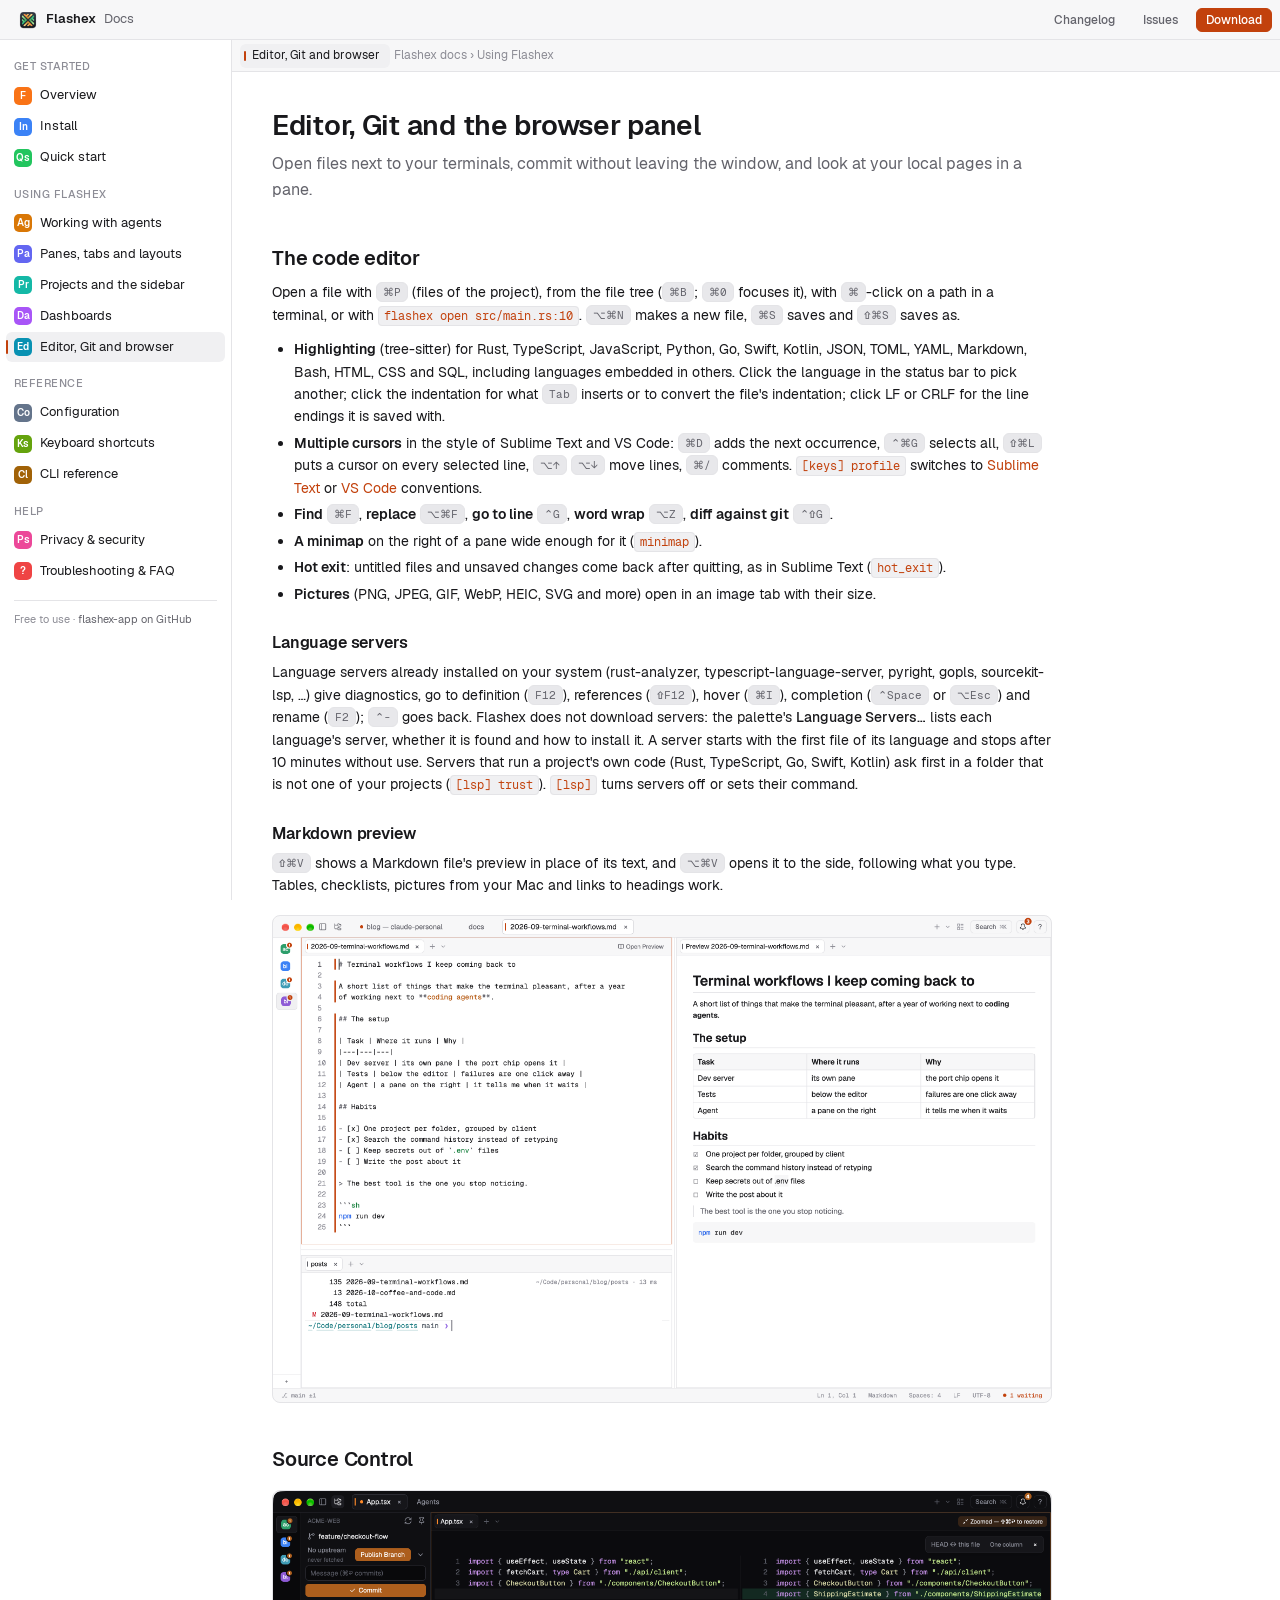
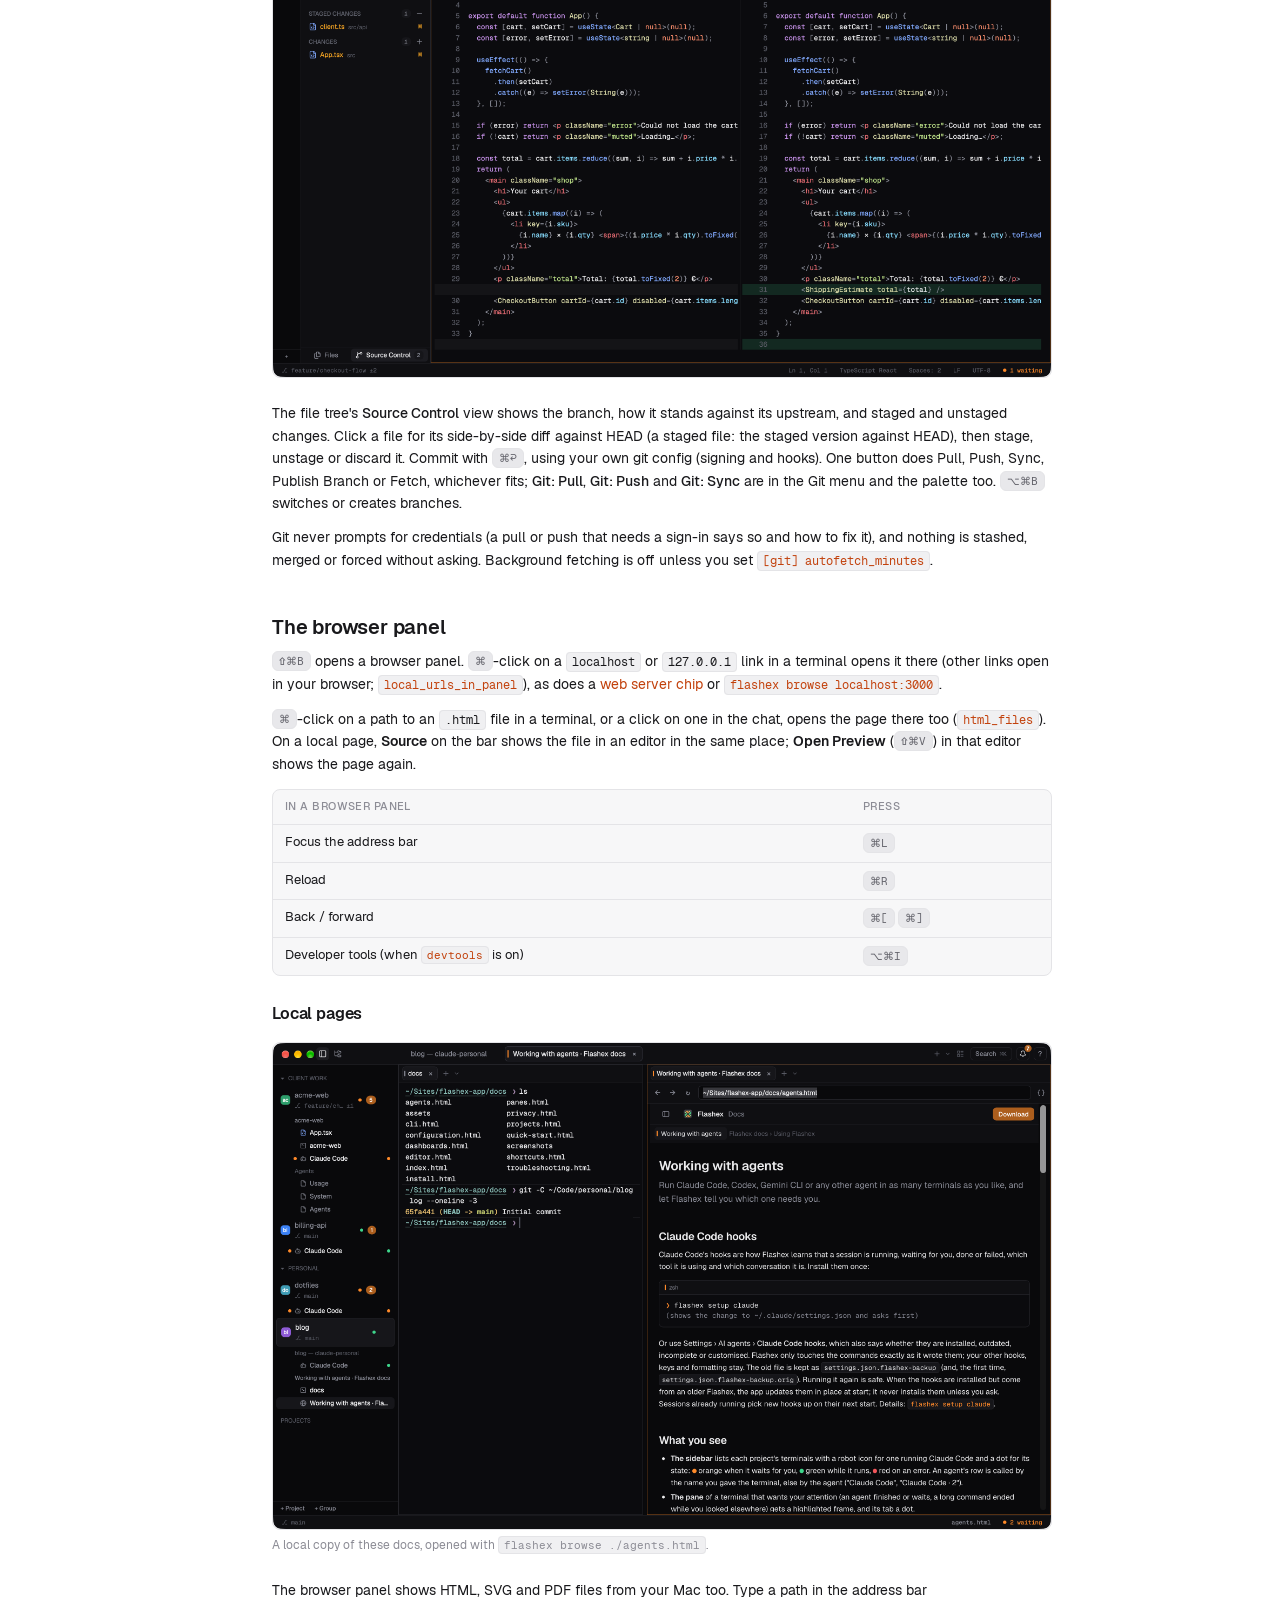
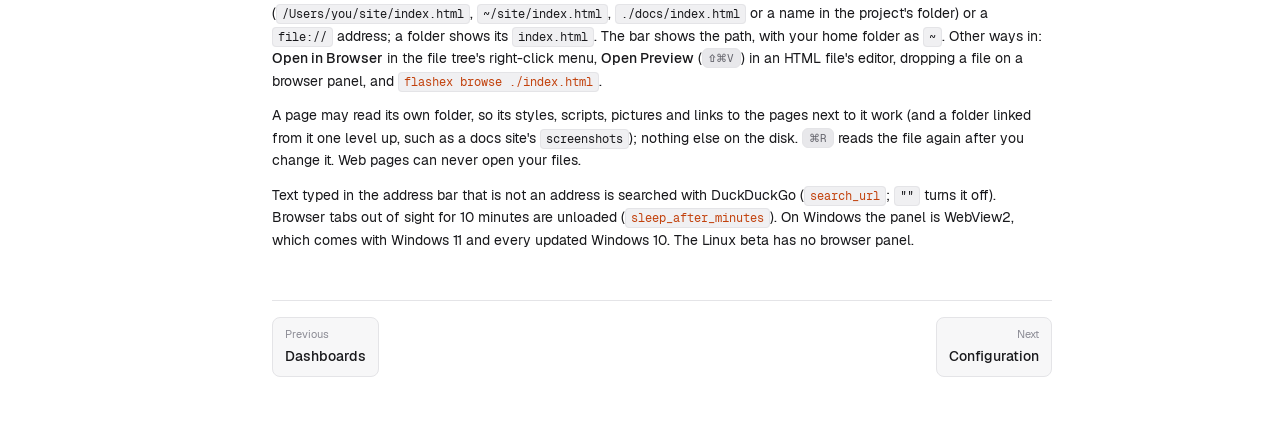
<file: docs/editor.html>
<!doctype html>
<!-- generated:head -->
<html lang="en">
<head>
<meta charset="utf-8">
<meta name="viewport" content="width=device-width, initial-scale=1">
<meta name="color-scheme" content="dark light">
<title>Editor, Git and browser · Flashex docs</title>
<meta name="description" content="The code editor and language servers, Source Control, the Markdown preview and the browser panel.">
<link rel="icon" href="screenshots/icon.png">
<link rel="stylesheet" href="assets/docs.css">
</head>
<body>
<header class="titlebar">
<button class="btn nav-toggle" type="button" aria-label="Show the pages" aria-expanded="false"><svg viewBox="0 0 16 16" fill="none" stroke="currentColor" stroke-width="1.4" aria-hidden="true"><rect x="1.5" y="2.5" width="13" height="11" rx="2"/><path d="M6 2.5v11"/></svg></button>
<a class="brand" href="index.html"><img src="screenshots/icon.png" alt="">Flashex <span class="sub">Docs</span></a>
<span class="spacer"></span>
<a class="btn wide" href="https://github.com/palo-kunovsky-flash/flashex-app/blob/main/CHANGELOG.md">Changelog</a>
<a class="btn wide" href="https://github.com/palo-kunovsky-flash/flashex-app/issues">Issues</a>
<a class="btn primary" href="https://github.com/palo-kunovsky-flash/flashex-app/releases/latest/download/Flashex-macOS-arm64.dmg">Download</a>
</header>
<nav class="sidebar" aria-label="Pages">
<div class="group">Get started</div>
<a class="row" href="index.html"><span class="badge c-orange">F</span>Overview</a>
<a class="row" href="install.html"><span class="badge c-blue">In</span>Install</a>
<a class="row" href="quick-start.html"><span class="badge c-green">Qs</span>Quick start</a>
<div class="group">Using Flashex</div>
<a class="row" href="agents.html"><span class="badge c-amber">Ag</span>Working with agents</a>
<a class="row" href="panes.html"><span class="badge c-indigo">Pa</span>Panes, tabs and layouts</a>
<a class="row" href="projects.html"><span class="badge c-teal">Pr</span>Projects and the sidebar</a>
<a class="row" href="dashboards.html"><span class="badge c-purple">Da</span>Dashboards</a>
<a class="row active" aria-current="page" href="editor.html"><span class="badge c-cyan">Ed</span>Editor, Git and browser</a>
<div class="group">Reference</div>
<a class="row" href="configuration.html"><span class="badge c-slate">Co</span>Configuration</a>
<a class="row" href="shortcuts.html"><span class="badge c-lime">Ks</span>Keyboard shortcuts</a>
<a class="row" href="cli.html"><span class="badge c-brown">Cl</span>CLI reference</a>
<div class="group">Help</div>
<a class="row" href="privacy.html"><span class="badge c-pink">Ps</span>Privacy &amp; security</a>
<a class="row" href="troubleshooting.html"><span class="badge c-red">?</span>Troubleshooting &amp; FAQ</a>
<div class="foot">Free to use · <a href="https://github.com/palo-kunovsky-flash/flashex-app">flashex-app on GitHub</a></div>
</nav>
<main class="pane">
<div class="pane-tabs"><span class="pane-tab">Editor, Git and browser</span><span class="crumb">Flashex docs › Using Flashex</span></div>
<article class="content">
<!-- /generated:head -->
<h1>Editor, Git and the browser panel</h1>
<p class="lede">Open files next to your terminals, commit without leaving the window, and look at your local pages in a pane.</p>

<h2 id="editor">The code editor</h2>
<p>Open a file with <kbd>⌘P</kbd> (files of the project), from the file tree (<kbd>⌘B</kbd>; <kbd>⌘0</kbd> focuses it), with <kbd>⌘</kbd>-click on a path in a terminal, or with <a href="cli.html#flashex-open"><code>flashex open src/main.rs:10</code></a>. <kbd>⌥⌘N</kbd> makes a new file, <kbd>⌘S</kbd> saves and <kbd>⇧⌘S</kbd> saves as.</p>
<ul>
<li><strong>Highlighting</strong> (tree-sitter) for Rust, TypeScript, JavaScript, Python, Go, Swift, Kotlin, JSON, TOML, YAML, Markdown, Bash, HTML, CSS and SQL, including languages embedded in others. Click the language in the status bar to pick another; click the indentation for what <kbd>Tab</kbd> inserts or to convert the file's indentation; click LF or CRLF for the line endings it is saved with.</li>
<li><strong>Multiple cursors</strong> in the style of Sublime Text and VS Code: <kbd>⌘D</kbd> adds the next occurrence, <kbd>⌃⌘G</kbd> selects all, <kbd>⇧⌘L</kbd> puts a cursor on every selected line, <kbd>⌥↑</kbd> <kbd>⌥↓</kbd> move lines, <kbd>⌘/</kbd> comments. <a href="configuration.html#cfg-keys-profile"><code>[keys] profile</code></a> switches to <a href="shortcuts.html#profile-sublime">Sublime Text</a> or <a href="shortcuts.html#profile-vscode">VS Code</a> conventions.</li>
<li><strong>Find</strong> <kbd>⌘F</kbd>, <strong>replace</strong> <kbd>⌥⌘F</kbd>, <strong>go to line</strong> <kbd>⌃G</kbd>, <strong>word wrap</strong> <kbd>⌥Z</kbd>, <strong>diff against git</strong> <kbd>⌃⇧G</kbd>.</li>
<li><strong>A minimap</strong> on the right of a pane wide enough for it (<a href="configuration.html#cfg-editor-minimap"><code>minimap</code></a>).</li>
<li><strong>Hot exit</strong>: untitled files and unsaved changes come back after quitting, as in Sublime Text (<a href="configuration.html#cfg-editor-hot_exit"><code>hot_exit</code></a>).</li>
<li><strong>Pictures</strong> (PNG, JPEG, GIF, WebP, HEIC, SVG and more) open in an image tab with their size.</li>
</ul>

<h3 id="lsp">Language servers</h3>
<p>Language servers already installed on your system (rust-analyzer, typescript-language-server, pyright, gopls, sourcekit-lsp, …) give diagnostics, go to definition (<kbd>F12</kbd>), references (<kbd>⇧F12</kbd>), hover (<kbd>⌘I</kbd>), completion (<kbd>⌃Space</kbd> or <kbd>⌥Esc</kbd>) and rename (<kbd>F2</kbd>); <kbd>⌃-</kbd> goes back. Flashex does not download servers: the palette's <span class="ui">Language Servers…</span> lists each language's server, whether it is found and how to install it. A server starts with the first file of its language and stops after 10 minutes without use. Servers that run a project's own code (Rust, TypeScript, Go, Swift, Kotlin) ask first in a folder that is not one of your projects (<a href="configuration.html#cfg-lsp-trust"><code>[lsp] trust</code></a>). <a href="configuration.html#cfg-lsp"><code>[lsp]</code></a> turns servers off or sets their command.</p>

<h3 id="markdown">Markdown preview</h3>
<p><kbd>⇧⌘V</kbd> shows a Markdown file's preview in place of its text, and <kbd>⌥⌘V</kbd> opens it to the side, following what you type. Tables, checklists, pictures from your Mac and links to headings work.</p>
<figure>
<img src="screenshots/markdown-preview-light.png" alt="A Markdown blog post, its rendered preview with a table, a checklist and a code block, and a terminal below the editor, in the light theme" width="2880" height="1800" loading="lazy">
</figure>

<h2 id="git">Source Control</h2>
<figure>
<img src="screenshots/source-control.png" alt="Source Control on a new branch with Publish Branch, a staged and an unstaged change, and a side-by-side diff of App.tsx against HEAD" width="2880" height="1800" loading="lazy">
</figure>
<p>The file tree's <span class="ui">Source Control</span> view shows the branch, how it stands against its upstream, and staged and unstaged changes. Click a file for its side-by-side diff against HEAD (a staged file: the staged version against HEAD), then stage, unstage or discard it. Commit with <kbd>⌘↩</kbd>, using your own git config (signing and hooks). One button does Pull, Push, Sync, Publish Branch or Fetch, whichever fits; <span class="ui">Git: Pull</span>, <span class="ui">Git: Push</span> and <span class="ui">Git: Sync</span> are in the Git menu and the palette too. <kbd>⌥⌘B</kbd> switches or creates branches.</p>
<p>Git never prompts for credentials (a pull or push that needs a sign-in says so and how to fix it), and nothing is stashed, merged or forced without asking. Background fetching is off unless you set <a href="configuration.html#cfg-git-autofetch_minutes"><code>[git] autofetch_minutes</code></a>.</p>

<h2 id="browser">The browser panel</h2>
<p><kbd>⇧⌘B</kbd> opens a browser panel. <kbd>⌘</kbd>-click on a <code>localhost</code> or <code>127.0.0.1</code> link in a terminal opens it there (other links open in your browser; <a href="configuration.html#cfg-browser-local_urls_in_panel"><code>local_urls_in_panel</code></a>), as does a <a href="projects.html#web-servers">web server chip</a> or <a href="cli.html#flashex-browse"><code>flashex browse localhost:3000</code></a>.</p>
<p><kbd>⌘</kbd>-click on a path to an <code>.html</code> file in a terminal, or a click on one in the chat, opens the page there too (<a href="configuration.html#cfg-browser-html_files"><code>html_files</code></a>). On a local page, <strong>Source</strong> on the bar shows the file in an editor in the same place; <strong>Open Preview</strong> (<kbd>⇧⌘V</kbd>) in that editor shows the page again.</p>
<div class="table-wrap"><table>
<thead><tr><th>In a browser panel</th><th>Press</th></tr></thead>
<tbody>
<tr><td>Focus the address bar</td><td class="keys"><kbd>⌘L</kbd></td></tr>
<tr><td>Reload</td><td class="keys"><kbd>⌘R</kbd></td></tr>
<tr><td>Back / forward</td><td class="keys"><kbd>⌘[</kbd> <kbd>⌘]</kbd></td></tr>
<tr><td>Developer tools (when <a href="configuration.html#cfg-browser-devtools"><code>devtools</code></a> is on)</td><td class="keys"><kbd>⌥⌘I</kbd></td></tr>
</tbody></table></div>
<h3 id="local-pages">Local pages</h3>
<figure>
<img src="screenshots/browser-docs.png" alt="The browser panel showing a local copy of the Flashex documentation next to a terminal in its folder" width="2880" height="1800" loading="lazy">
<figcaption>A local copy of these docs, opened with <code>flashex browse ./agents.html</code>.</figcaption>
</figure>
<p>The browser panel shows HTML, SVG and PDF files from your Mac too. Type a path in the address bar (<code>/Users/you/site/index.html</code>, <code>~/site/index.html</code>, <code>./docs/index.html</code> or a name in the project's folder) or a <code>file://</code> address; a folder shows its <code>index.html</code>. The bar shows the path, with your home folder as <code>~</code>. Other ways in: <span class="ui">Open in Browser</span> in the file tree's right-click menu, <span class="ui">Open Preview</span> (<kbd>⇧⌘V</kbd>) in an HTML file's editor, dropping a file on a browser panel, and <a href="cli.html#flashex-browse"><code>flashex browse ./index.html</code></a>.</p>
<p>A page may read its own folder, so its styles, scripts, pictures and links to the pages next to it work (and a folder linked from it one level up, such as a docs site's <code>screenshots</code>); nothing else on the disk. <kbd>⌘R</kbd> reads the file again after you change it. Web pages can never open your files.</p>
<p>Text typed in the address bar that is not an address is searched with DuckDuckGo (<a href="configuration.html#cfg-browser-search_url"><code>search_url</code></a>; <code>""</code> turns it off). Browser tabs out of sight for 10 minutes are unloaded (<a href="configuration.html#cfg-browser-sleep_after_minutes"><code>sleep_after_minutes</code></a>). On Windows the panel is WebView2, which comes with Windows 11 and every updated Windows 10. The Linux beta has no browser panel.</p>
<!-- generated:foot -->
<nav class="pager" aria-label="Previous and next page">
<a class="prev" href="dashboards.html"><span>Previous</span>Dashboards</a>
<a class="next" href="configuration.html"><span>Next</span>Configuration</a>
</nav>
</article>
</main>
<script src="assets/docs.js"></script>
</body>
</html>
<!-- /generated:foot -->
</file>
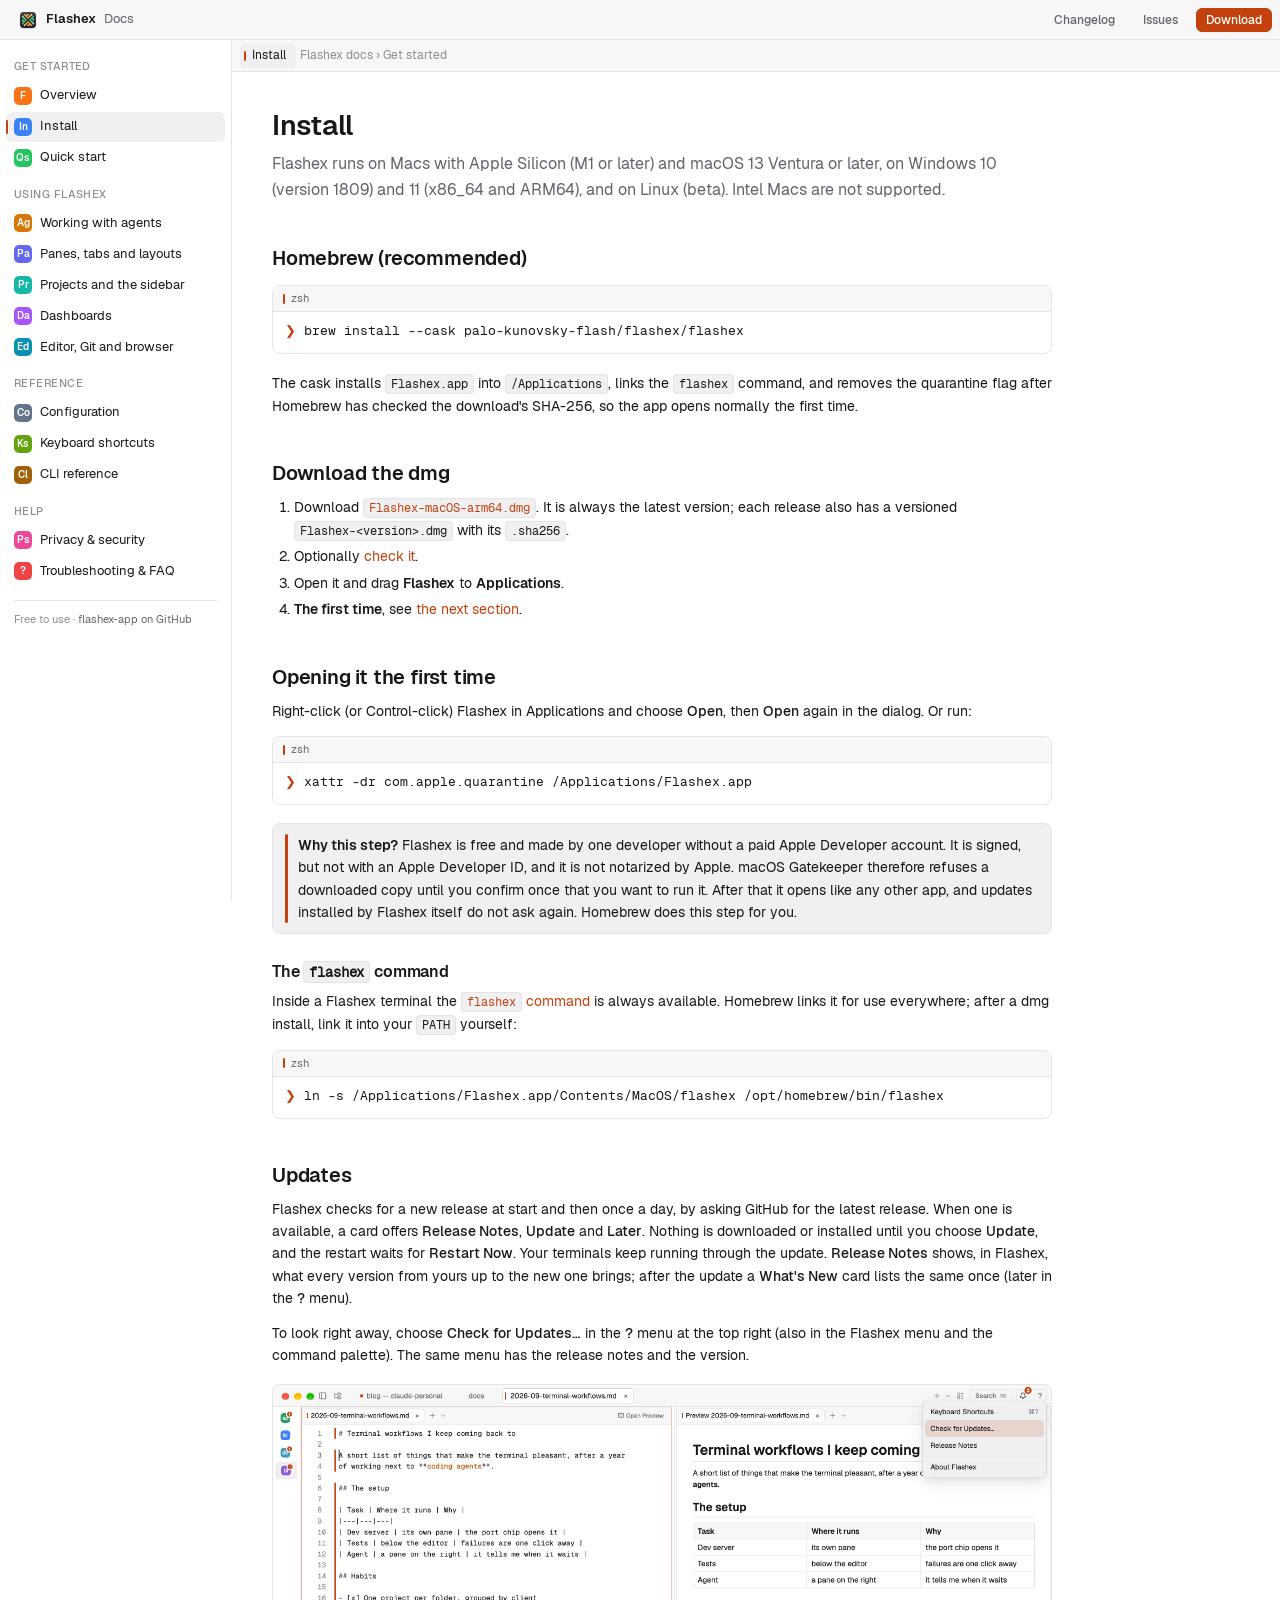
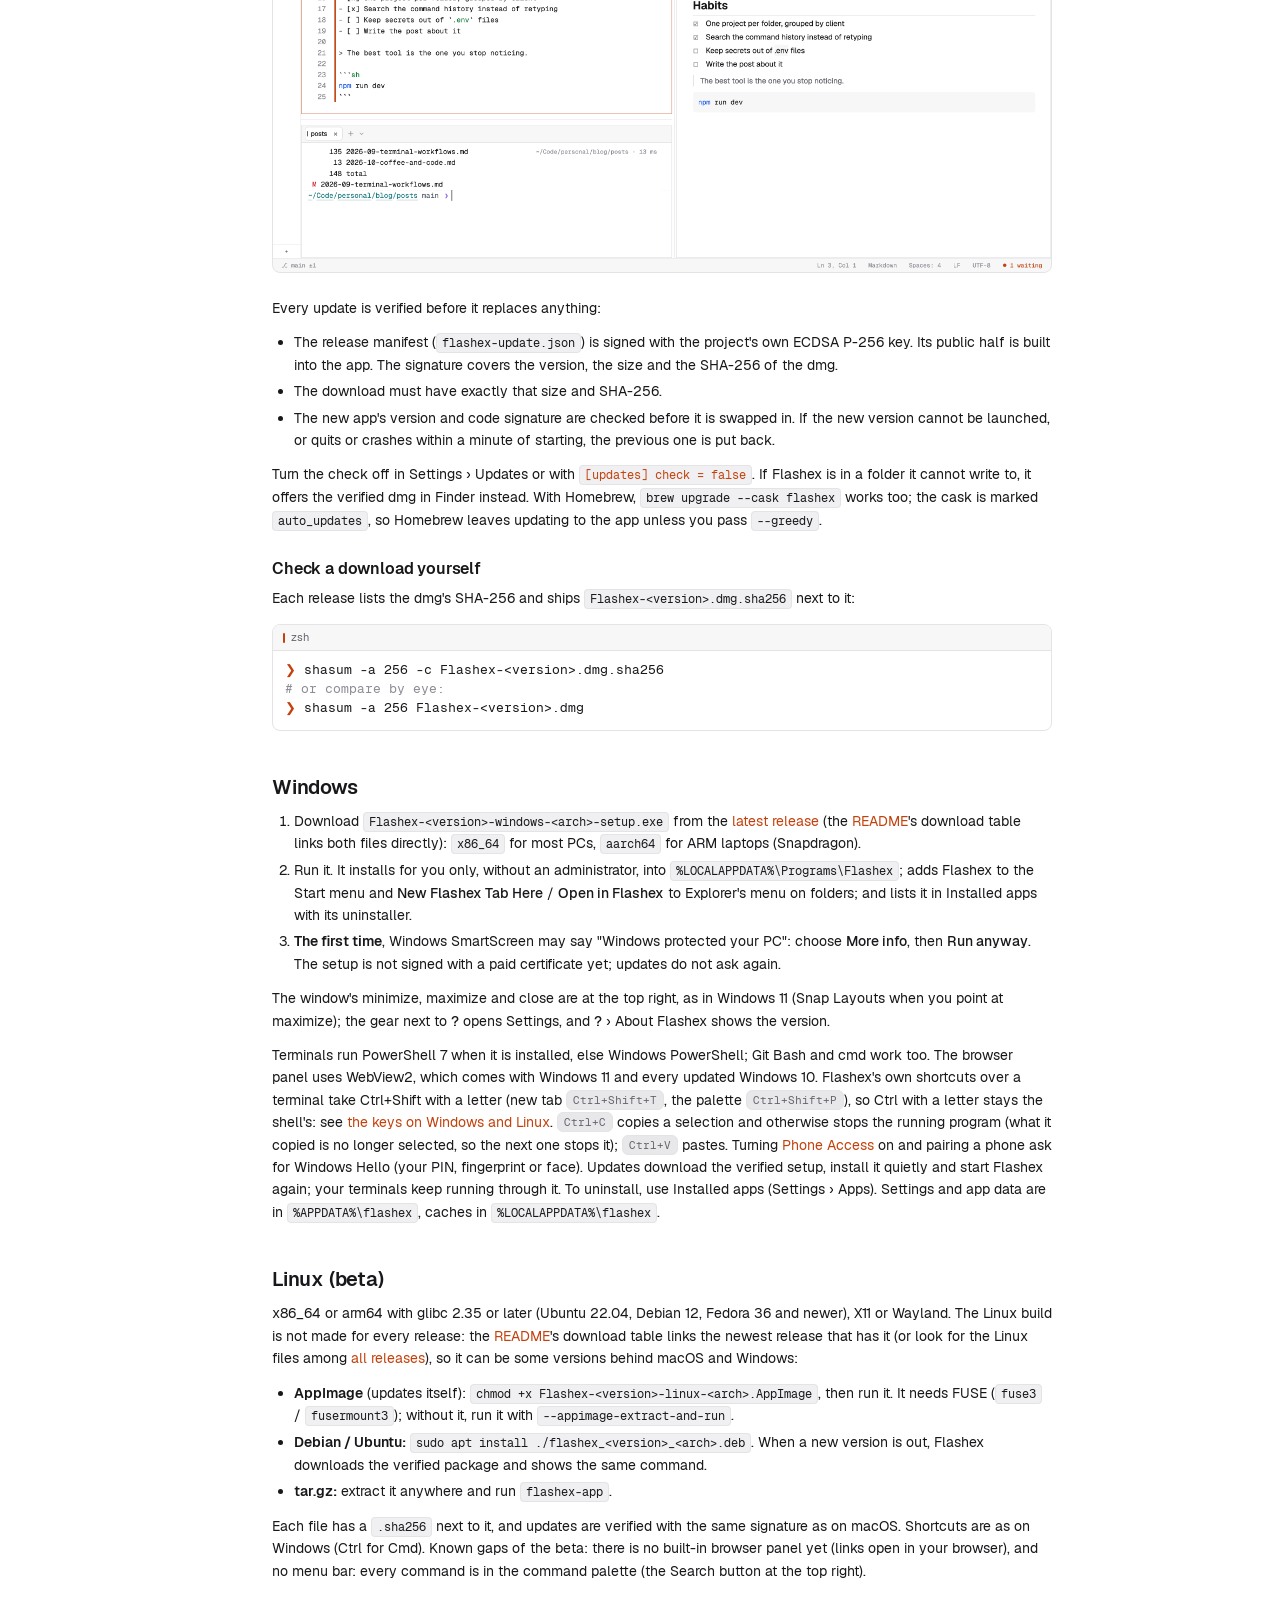
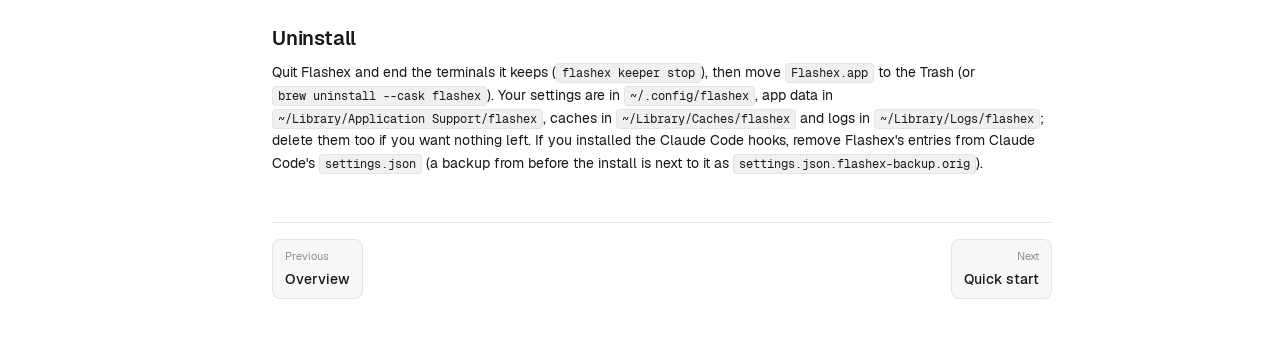
<file: docs/install.html>
<!doctype html>
<!-- generated:head -->
<html lang="en">
<head>
<meta charset="utf-8">
<meta name="viewport" content="width=device-width, initial-scale=1">
<meta name="color-scheme" content="dark light">
<title>Install · Flashex docs</title>
<meta name="description" content="Install Flashex on macOS (dmg or Homebrew), Windows (setup) or Linux, open it the first time, and keep it up to date.">
<link rel="icon" href="screenshots/icon.png">
<link rel="stylesheet" href="assets/docs.css">
</head>
<body>
<header class="titlebar">
<button class="btn nav-toggle" type="button" aria-label="Show the pages" aria-expanded="false"><svg viewBox="0 0 16 16" fill="none" stroke="currentColor" stroke-width="1.4" aria-hidden="true"><rect x="1.5" y="2.5" width="13" height="11" rx="2"/><path d="M6 2.5v11"/></svg></button>
<a class="brand" href="index.html"><img src="screenshots/icon.png" alt="">Flashex <span class="sub">Docs</span></a>
<span class="spacer"></span>
<a class="btn wide" href="https://github.com/palo-kunovsky-flash/flashex-app/blob/main/CHANGELOG.md">Changelog</a>
<a class="btn wide" href="https://github.com/palo-kunovsky-flash/flashex-app/issues">Issues</a>
<a class="btn primary" href="https://github.com/palo-kunovsky-flash/flashex-app/releases/latest/download/Flashex-macOS-arm64.dmg">Download</a>
</header>
<nav class="sidebar" aria-label="Pages">
<div class="group">Get started</div>
<a class="row" href="index.html"><span class="badge c-orange">F</span>Overview</a>
<a class="row active" aria-current="page" href="install.html"><span class="badge c-blue">In</span>Install</a>
<a class="row" href="quick-start.html"><span class="badge c-green">Qs</span>Quick start</a>
<div class="group">Using Flashex</div>
<a class="row" href="agents.html"><span class="badge c-amber">Ag</span>Working with agents</a>
<a class="row" href="panes.html"><span class="badge c-indigo">Pa</span>Panes, tabs and layouts</a>
<a class="row" href="projects.html"><span class="badge c-teal">Pr</span>Projects and the sidebar</a>
<a class="row" href="dashboards.html"><span class="badge c-purple">Da</span>Dashboards</a>
<a class="row" href="editor.html"><span class="badge c-cyan">Ed</span>Editor, Git and browser</a>
<div class="group">Reference</div>
<a class="row" href="configuration.html"><span class="badge c-slate">Co</span>Configuration</a>
<a class="row" href="shortcuts.html"><span class="badge c-lime">Ks</span>Keyboard shortcuts</a>
<a class="row" href="cli.html"><span class="badge c-brown">Cl</span>CLI reference</a>
<div class="group">Help</div>
<a class="row" href="privacy.html"><span class="badge c-pink">Ps</span>Privacy &amp; security</a>
<a class="row" href="troubleshooting.html"><span class="badge c-red">?</span>Troubleshooting &amp; FAQ</a>
<div class="foot">Free to use · <a href="https://github.com/palo-kunovsky-flash/flashex-app">flashex-app on GitHub</a></div>
</nav>
<main class="pane">
<div class="pane-tabs"><span class="pane-tab">Install</span><span class="crumb">Flashex docs › Get started</span></div>
<article class="content">
<!-- /generated:head -->
<h1>Install</h1>
<p class="lede">Flashex runs on Macs with Apple Silicon (M1 or later) and macOS 13 Ventura or later, on Windows 10 (version 1809) and 11 (x86_64 and ARM64), and on Linux (beta). Intel Macs are not supported.</p>

<h2 id="homebrew">Homebrew (recommended)</h2>
<div class="term"><div class="term-bar">zsh</div><pre><code><span class="p">❯</span> brew install --cask palo-kunovsky-flash/flashex/flashex</code></pre></div>
<p>The cask installs <code>Flashex.app</code> into <code>/Applications</code>, links the <code>flashex</code> command, and removes the quarantine flag after Homebrew has checked the download's SHA-256, so the app opens normally the first time.</p>

<h2 id="dmg">Download the dmg</h2>
<ol>
<li>Download <a href="https://github.com/palo-kunovsky-flash/flashex-app/releases/latest/download/Flashex-macOS-arm64.dmg"><code>Flashex-macOS-arm64.dmg</code></a>. It is always the latest version; each release also has a versioned <code>Flashex-&lt;version&gt;.dmg</code> with its <code>.sha256</code>.</li>
<li>Optionally <a href="#check-a-download">check it</a>.</li>
<li>Open it and drag <strong>Flashex</strong> to <strong>Applications</strong>.</li>
<li><strong>The first time</strong>, see <a href="#first-open">the next section</a>.</li>
</ol>

<h2 id="first-open">Opening it the first time</h2>
<p>Right-click (or Control-click) Flashex in Applications and choose <span class="ui">Open</span>, then <span class="ui">Open</span> again in the dialog. Or run:</p>
<div class="term"><div class="term-bar">zsh</div><pre><code><span class="p">❯</span> xattr -dr com.apple.quarantine /Applications/Flashex.app</code></pre></div>
<div class="notice"><div>
<p><strong>Why this step?</strong> Flashex is free and made by one developer without a paid Apple Developer account. It is signed, but not with an Apple Developer ID, and it is not notarized by Apple. macOS Gatekeeper therefore refuses a downloaded copy until you confirm once that you want to run it. After that it opens like any other app, and updates installed by Flashex itself do not ask again. Homebrew does this step for you.</p>
</div></div>

<h3 id="cli">The <code>flashex</code> command</h3>
<p>Inside a Flashex terminal the <a href="cli.html"><code>flashex</code> command</a> is always available. Homebrew links it for use everywhere; after a dmg install, link it into your <code>PATH</code> yourself:</p>
<div class="term"><div class="term-bar">zsh</div><pre><code><span class="p">❯</span> ln -s /Applications/Flashex.app/Contents/MacOS/flashex /opt/homebrew/bin/flashex</code></pre></div>

<h2 id="updates">Updates</h2>
<p>Flashex checks for a new release at start and then once a day, by asking GitHub for the latest release. When one is available, a card offers <span class="ui">Release Notes</span>, <span class="ui">Update</span> and <span class="ui">Later</span>. Nothing is downloaded or installed until you choose <span class="ui">Update</span>, and the restart waits for <span class="ui">Restart Now</span>. Your terminals keep running through the update. <span class="ui">Release Notes</span> shows, in Flashex, what every version from yours up to the new one brings; after the update a <span class="ui">What's New</span> card lists the same once (later in the <span class="ui">?</span> menu).</p>
<p>To look right away, choose <span class="ui">Check for Updates…</span> in the <span class="ui">?</span> menu at the top right (also in the Flashex menu and the command palette). The same menu has the release notes and the version.</p>
<figure>
<img src="screenshots/help-menu.png" alt="The ? menu: Keyboard Shortcuts, Check for Updates…, Release Notes and About Flashex" width="2880" height="1800" loading="lazy">
</figure>
<p>Every update is verified before it replaces anything:</p>
<ul>
<li>The release manifest (<code>flashex-update.json</code>) is signed with the project's own ECDSA P-256 key. Its public half is built into the app. The signature covers the version, the size and the SHA-256 of the dmg.</li>
<li>The download must have exactly that size and SHA-256.</li>
<li>The new app's version and code signature are checked before it is swapped in. If the new version cannot be launched, or quits or crashes within a minute of starting, the previous one is put back.</li>
</ul>
<p>Turn the check off in Settings › Updates or with <a href="configuration.html#cfg-updates-check"><code>[updates] check = false</code></a>. If Flashex is in a folder it cannot write to, it offers the verified dmg in Finder instead. With Homebrew, <code>brew upgrade --cask flashex</code> works too; the cask is marked <code>auto_updates</code>, so Homebrew leaves updating to the app unless you pass <code>--greedy</code>.</p>

<h3 id="check-a-download">Check a download yourself</h3>
<p>Each release lists the dmg's SHA-256 and ships <code>Flashex-&lt;version&gt;.dmg.sha256</code> next to it:</p>
<div class="term"><div class="term-bar">zsh</div><pre><code><span class="p">❯</span> shasum -a 256 -c Flashex-&lt;version&gt;.dmg.sha256
<span class="c"># or compare by eye:</span>
<span class="p">❯</span> shasum -a 256 Flashex-&lt;version&gt;.dmg</code></pre></div>

<h2 id="windows">Windows</h2>
<ol>
<li>Download <code>Flashex-&lt;version&gt;-windows-&lt;arch&gt;-setup.exe</code> from the <a href="https://github.com/palo-kunovsky-flash/flashex-app/releases/latest">latest release</a> (the <a href="https://github.com/palo-kunovsky-flash/flashex-app#readme">README</a>'s download table links both files directly): <code>x86_64</code> for most PCs, <code>aarch64</code> for ARM laptops (Snapdragon).</li>
<li>Run it. It installs for you only, without an administrator, into <code>%LOCALAPPDATA%\Programs\Flashex</code>; adds Flashex to the Start menu and <span class="ui">New Flashex Tab Here</span> / <span class="ui">Open in Flashex</span> to Explorer's menu on folders; and lists it in Installed apps with its uninstaller.</li>
<li><strong>The first time</strong>, Windows SmartScreen may say "Windows protected your PC": choose <span class="ui">More info</span>, then <span class="ui">Run anyway</span>. The setup is not signed with a paid certificate yet; updates do not ask again.</li>
</ol>
<p>The window's minimize, maximize and close are at the top right, as in Windows 11 (Snap Layouts when you point at maximize); the gear next to <span class="ui">?</span> opens Settings, and <span class="ui">?</span> › About Flashex shows the version.</p>
<p>Terminals run PowerShell 7 when it is installed, else Windows PowerShell; Git Bash and cmd work too. The browser panel uses WebView2, which comes with Windows 11 and every updated Windows 10. Flashex's own shortcuts over a terminal take Ctrl+Shift with a letter (new tab <kbd>Ctrl+Shift+T</kbd>, the palette <kbd>Ctrl+Shift+P</kbd>), so Ctrl with a letter stays the shell's: see <a href="shortcuts.html#pc">the keys on Windows and Linux</a>. <kbd>Ctrl+C</kbd> copies a selection and otherwise stops the running program (what it copied is no longer selected, so the next one stops it); <kbd>Ctrl+V</kbd> pastes. Turning <a href="agents.html#phone">Phone Access</a> on and pairing a phone ask for Windows Hello (your PIN, fingerprint or face). Updates download the verified setup, install it quietly and start Flashex again; your terminals keep running through it. To uninstall, use Installed apps (Settings › Apps). Settings and app data are in <code>%APPDATA%\flashex</code>, caches in <code>%LOCALAPPDATA%\flashex</code>.</p>

<h2 id="linux">Linux (beta)</h2>
<p>x86_64 or arm64 with glibc 2.35 or later (Ubuntu 22.04, Debian 12, Fedora 36 and newer), X11 or Wayland. The Linux build is not made for every release: the <a href="https://github.com/palo-kunovsky-flash/flashex-app#readme">README</a>'s download table links the newest release that has it (or look for the Linux files among <a href="https://github.com/palo-kunovsky-flash/flashex-app/releases">all releases</a>), so it can be some versions behind macOS and Windows:</p>
<ul>
<li><strong>AppImage</strong> (updates itself): <code>chmod +x Flashex-&lt;version&gt;-linux-&lt;arch&gt;.AppImage</code>, then run it. It needs FUSE (<code>fuse3</code> / <code>fusermount3</code>); without it, run it with <code>--appimage-extract-and-run</code>.</li>
<li><strong>Debian / Ubuntu:</strong> <code>sudo apt install ./flashex_&lt;version&gt;_&lt;arch&gt;.deb</code>. When a new version is out, Flashex downloads the verified package and shows the same command.</li>
<li><strong>tar.gz:</strong> extract it anywhere and run <code>flashex-app</code>.</li>
</ul>
<p>Each file has a <code>.sha256</code> next to it, and updates are verified with the same signature as on macOS. Shortcuts are as on Windows (Ctrl for Cmd). Known gaps of the beta: there is no built-in browser panel yet (links open in your browser), and no menu bar: every command is in the command palette (the Search button at the top right).</p>

<h2 id="uninstall">Uninstall</h2>
<p>Quit Flashex and end the terminals it keeps (<code>flashex keeper stop</code>), then move <code>Flashex.app</code> to the Trash (or <code>brew uninstall --cask flashex</code>). Your settings are in <code>~/.config/flashex</code>, app data in <code>~/Library/Application Support/flashex</code>, caches in <code>~/Library/Caches/flashex</code> and logs in <code>~/Library/Logs/flashex</code>; delete them too if you want nothing left. If you installed the Claude Code hooks, remove Flashex's entries from Claude Code's <code>settings.json</code> (a backup from before the install is next to it as <code>settings.json.flashex-backup.orig</code>).</p>
<!-- generated:foot -->
<nav class="pager" aria-label="Previous and next page">
<a class="prev" href="index.html"><span>Previous</span>Overview</a>
<a class="next" href="quick-start.html"><span>Next</span>Quick start</a>
</nav>
</article>
</main>
<script src="assets/docs.js"></script>
</body>
</html>
<!-- /generated:foot -->
</file>
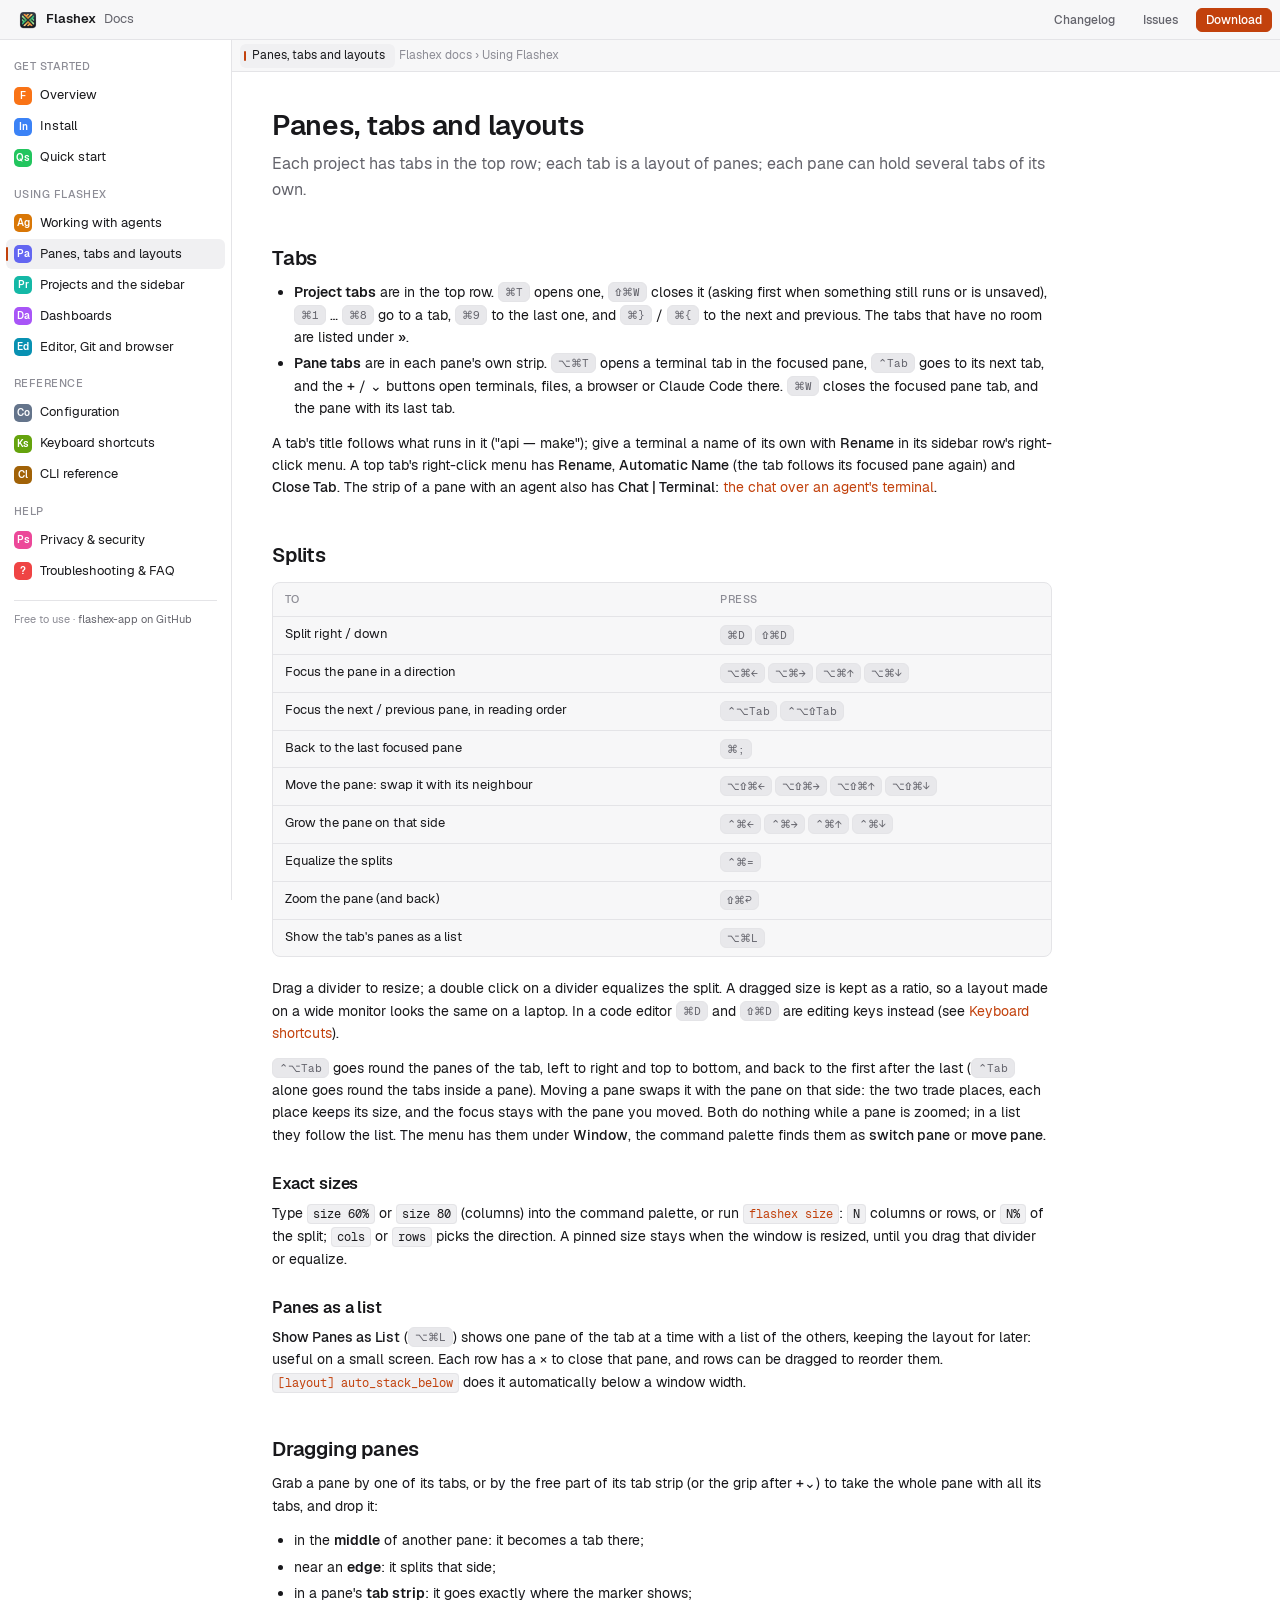
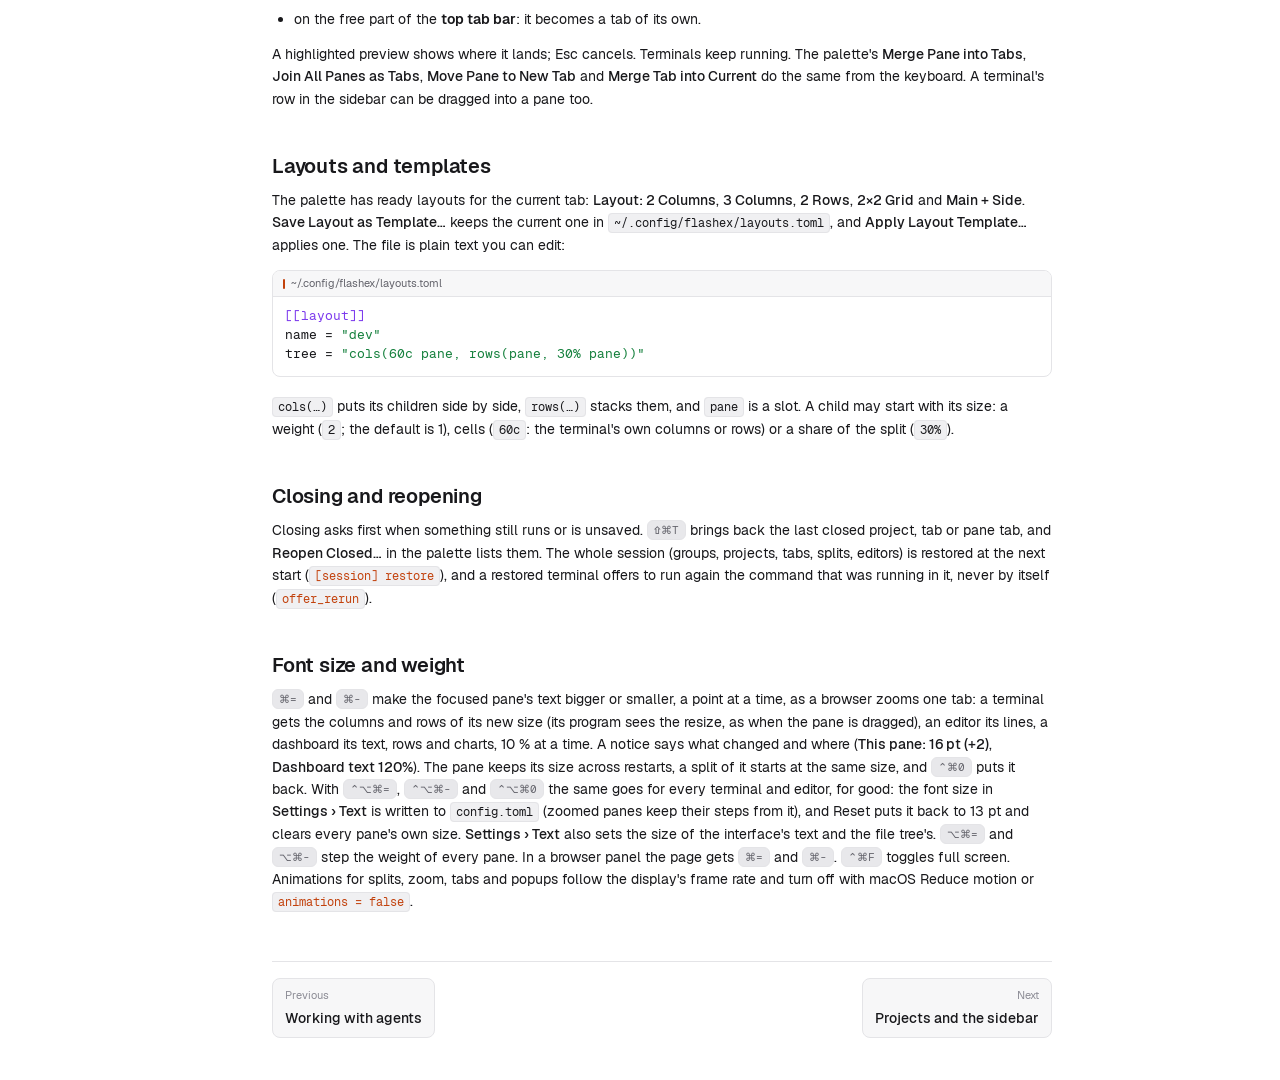
<file: docs/panes.html>
<!doctype html>
<!-- generated:head -->
<html lang="en">
<head>
<meta charset="utf-8">
<meta name="viewport" content="width=device-width, initial-scale=1">
<meta name="color-scheme" content="dark light">
<title>Panes, tabs and layouts · Flashex docs</title>
<meta name="description" content="Splits, tabs, pane tabs, dragging panes, sizes, zoom, lists and layout templates.">
<link rel="icon" href="screenshots/icon.png">
<link rel="stylesheet" href="assets/docs.css">
</head>
<body>
<header class="titlebar">
<button class="btn nav-toggle" type="button" aria-label="Show the pages" aria-expanded="false"><svg viewBox="0 0 16 16" fill="none" stroke="currentColor" stroke-width="1.4" aria-hidden="true"><rect x="1.5" y="2.5" width="13" height="11" rx="2"/><path d="M6 2.5v11"/></svg></button>
<a class="brand" href="index.html"><img src="screenshots/icon.png" alt="">Flashex <span class="sub">Docs</span></a>
<span class="spacer"></span>
<a class="btn wide" href="https://github.com/palo-kunovsky-flash/flashex-app/blob/main/CHANGELOG.md">Changelog</a>
<a class="btn wide" href="https://github.com/palo-kunovsky-flash/flashex-app/issues">Issues</a>
<a class="btn primary" href="https://github.com/palo-kunovsky-flash/flashex-app/releases/latest/download/Flashex-macOS-arm64.dmg">Download</a>
</header>
<nav class="sidebar" aria-label="Pages">
<div class="group">Get started</div>
<a class="row" href="index.html"><span class="badge c-orange">F</span>Overview</a>
<a class="row" href="install.html"><span class="badge c-blue">In</span>Install</a>
<a class="row" href="quick-start.html"><span class="badge c-green">Qs</span>Quick start</a>
<div class="group">Using Flashex</div>
<a class="row" href="agents.html"><span class="badge c-amber">Ag</span>Working with agents</a>
<a class="row active" aria-current="page" href="panes.html"><span class="badge c-indigo">Pa</span>Panes, tabs and layouts</a>
<a class="row" href="projects.html"><span class="badge c-teal">Pr</span>Projects and the sidebar</a>
<a class="row" href="dashboards.html"><span class="badge c-purple">Da</span>Dashboards</a>
<a class="row" href="editor.html"><span class="badge c-cyan">Ed</span>Editor, Git and browser</a>
<div class="group">Reference</div>
<a class="row" href="configuration.html"><span class="badge c-slate">Co</span>Configuration</a>
<a class="row" href="shortcuts.html"><span class="badge c-lime">Ks</span>Keyboard shortcuts</a>
<a class="row" href="cli.html"><span class="badge c-brown">Cl</span>CLI reference</a>
<div class="group">Help</div>
<a class="row" href="privacy.html"><span class="badge c-pink">Ps</span>Privacy &amp; security</a>
<a class="row" href="troubleshooting.html"><span class="badge c-red">?</span>Troubleshooting &amp; FAQ</a>
<div class="foot">Free to use · <a href="https://github.com/palo-kunovsky-flash/flashex-app">flashex-app on GitHub</a></div>
</nav>
<main class="pane">
<div class="pane-tabs"><span class="pane-tab">Panes, tabs and layouts</span><span class="crumb">Flashex docs › Using Flashex</span></div>
<article class="content">
<!-- /generated:head -->
<h1>Panes, tabs and layouts</h1>
<p class="lede">Each project has tabs in the top row; each tab is a layout of panes; each pane can hold several tabs of its own.</p>

<h2 id="tabs">Tabs</h2>
<ul>
<li><strong>Project tabs</strong> are in the top row. <kbd>⌘T</kbd> opens one, <kbd>⇧⌘W</kbd> closes it (asking first when something still runs or is unsaved), <kbd>⌘1</kbd> … <kbd>⌘8</kbd> go to a tab, <kbd>⌘9</kbd> to the last one, and <kbd>⌘}</kbd> / <kbd>⌘{</kbd> to the next and previous. The tabs that have no room are listed under <span class="ui">»</span>.</li>
<li><strong>Pane tabs</strong> are in each pane's own strip. <kbd>⌥⌘T</kbd> opens a terminal tab in the focused pane, <kbd>⌃Tab</kbd> goes to its next tab, and the <span class="ui">+</span> / <span class="ui">⌄</span> buttons open terminals, files, a browser or Claude Code there. <kbd>⌘W</kbd> closes the focused pane tab, and the pane with its last tab.</li>
</ul>
<p>A tab's title follows what runs in it ("api — make"); give a terminal a name of its own with <span class="ui">Rename</span> in its sidebar row's right-click menu. A top tab's right-click menu has <span class="ui">Rename</span>, <span class="ui">Automatic Name</span> (the tab follows its focused pane again) and <span class="ui">Close Tab</span>. The strip of a pane with an agent also has <span class="ui">Chat | Terminal</span>: <a href="agents.html#chat">the chat over an agent's terminal</a>.</p>

<h2 id="splits">Splits</h2>
<div class="table-wrap"><table>
<thead><tr><th>To</th><th>Press</th></tr></thead>
<tbody>
<tr><td>Split right / down</td><td class="keys"><kbd>⌘D</kbd> <kbd>⇧⌘D</kbd></td></tr>
<tr><td>Focus the pane in a direction</td><td class="keys"><kbd>⌥⌘←</kbd> <kbd>⌥⌘→</kbd> <kbd>⌥⌘↑</kbd> <kbd>⌥⌘↓</kbd></td></tr>
<tr><td>Focus the next / previous pane, in reading order</td><td class="keys"><kbd>⌃⌥Tab</kbd> <kbd>⌃⌥⇧Tab</kbd></td></tr>
<tr><td>Back to the last focused pane</td><td class="keys"><kbd>⌘;</kbd></td></tr>
<tr><td>Move the pane: swap it with its neighbour</td><td class="keys"><kbd>⌥⇧⌘←</kbd> <kbd>⌥⇧⌘→</kbd> <kbd>⌥⇧⌘↑</kbd> <kbd>⌥⇧⌘↓</kbd></td></tr>
<tr><td>Grow the pane on that side</td><td class="keys"><kbd>⌃⌘←</kbd> <kbd>⌃⌘→</kbd> <kbd>⌃⌘↑</kbd> <kbd>⌃⌘↓</kbd></td></tr>
<tr><td>Equalize the splits</td><td class="keys"><kbd>⌃⌘=</kbd></td></tr>
<tr><td>Zoom the pane (and back)</td><td class="keys"><kbd>⇧⌘↩</kbd></td></tr>
<tr><td>Show the tab's panes as a list</td><td class="keys"><kbd>⌥⌘L</kbd></td></tr>
</tbody></table></div>
<p>Drag a divider to resize; a double click on a divider equalizes the split. A dragged size is kept as a ratio, so a layout made on a wide monitor looks the same on a laptop. In a code editor <kbd>⌘D</kbd> and <kbd>⇧⌘D</kbd> are editing keys instead (see <a href="shortcuts.html#keys-editor">Keyboard shortcuts</a>).</p>
<p><kbd>⌃⌥Tab</kbd> goes round the panes of the tab, left to right and top to bottom, and back to the first after the last (<kbd>⌃Tab</kbd> alone goes round the tabs inside a pane). Moving a pane swaps it with the pane on that side: the two trade places, each place keeps its size, and the focus stays with the pane you moved. Both do nothing while a pane is zoomed; in a list they follow the list. The menu has them under <span class="ui">Window</span>, the command palette finds them as <span class="ui">switch pane</span> or <span class="ui">move pane</span>.</p>

<h3 id="size">Exact sizes</h3>
<p>Type <code>size 60%</code> or <code>size 80</code> (columns) into the command palette, or run <a href="cli.html#flashex-size"><code>flashex size</code></a>: <code>N</code> columns or rows, or <code>N%</code> of the split; <code>cols</code> or <code>rows</code> picks the direction. A pinned size stays when the window is resized, until you drag that divider or equalize.</p>

<h3 id="list">Panes as a list</h3>
<p><span class="ui">Show Panes as List</span> (<kbd>⌥⌘L</kbd>) shows one pane of the tab at a time with a list of the others, keeping the layout for later: useful on a small screen. Each row has a × to close that pane, and rows can be dragged to reorder them. <a href="configuration.html#cfg-layout-auto_stack_below"><code>[layout] auto_stack_below</code></a> does it automatically below a window width.</p>

<h2 id="drag">Dragging panes</h2>
<p>Grab a pane by one of its tabs, or by the free part of its tab strip (or the grip after <span class="ui">+⌄</span>) to take the whole pane with all its tabs, and drop it:</p>
<ul>
<li>in the <strong>middle</strong> of another pane: it becomes a tab there;</li>
<li>near an <strong>edge</strong>: it splits that side;</li>
<li>in a pane's <strong>tab strip</strong>: it goes exactly where the marker shows;</li>
<li>on the free part of the <strong>top tab bar</strong>: it becomes a tab of its own.</li>
</ul>
<p>A highlighted preview shows where it lands; Esc cancels. Terminals keep running. The palette's <span class="ui">Merge Pane into Tabs</span>, <span class="ui">Join All Panes as Tabs</span>, <span class="ui">Move Pane to New Tab</span> and <span class="ui">Merge Tab into Current</span> do the same from the keyboard. A terminal's row in the sidebar can be dragged into a pane too.</p>

<h2 id="layouts">Layouts and templates</h2>
<p>The palette has ready layouts for the current tab: <span class="ui">Layout: 2 Columns</span>, <span class="ui">3 Columns</span>, <span class="ui">2 Rows</span>, <span class="ui">2×2 Grid</span> and <span class="ui">Main + Side</span>. <span class="ui">Save Layout as Template…</span> keeps the current one in <code>~/.config/flashex/layouts.toml</code>, and <span class="ui">Apply Layout Template…</span> applies one. The file is plain text you can edit:</p>
<div class="term"><div class="term-bar">~/.config/flashex/layouts.toml</div><pre><code><span class="k">[[layout]]</span>
name = <span class="s">"dev"</span>
tree = <span class="s">"cols(60c pane, rows(pane, 30% pane))"</span></code></pre></div>
<p><code>cols(…)</code> puts its children side by side, <code>rows(…)</code> stacks them, and <code>pane</code> is a slot. A child may start with its size: a weight (<code>2</code>; the default is 1), cells (<code>60c</code>: the terminal's own columns or rows) or a share of the split (<code>30%</code>).</p>

<h2 id="reopen">Closing and reopening</h2>
<p>Closing asks first when something still runs or is unsaved. <kbd>⇧⌘T</kbd> brings back the last closed project, tab or pane tab, and <span class="ui">Reopen Closed…</span> in the palette lists them. The whole session (groups, projects, tabs, splits, editors) is restored at the next start (<a href="configuration.html#cfg-session-restore"><code>[session] restore</code></a>), and a restored terminal offers to run again the command that was running in it, never by itself (<a href="configuration.html#cfg-session-offer_rerun"><code>offer_rerun</code></a>).</p>

<h2 id="fonts">Font size and weight</h2>
<p><kbd>⌘=</kbd> and <kbd>⌘-</kbd> make the focused pane's text bigger or smaller, a point at a time, as a browser zooms one tab: a terminal gets the columns and rows of its new size (its program sees the resize, as when the pane is dragged), an editor its lines, a dashboard its text, rows and charts, 10 % at a time. A notice says what changed and where (<span class="ui">This pane: 16 pt (+2)</span>, <span class="ui">Dashboard text 120%</span>). The pane keeps its size across restarts, a split of it starts at the same size, and <kbd>⌃⌘0</kbd> puts it back. With <kbd>⌃⌥⌘=</kbd>, <kbd>⌃⌥⌘-</kbd> and <kbd>⌃⌥⌘0</kbd> the same goes for every terminal and editor, for good: the font size in <span class="ui">Settings › Text</span> is written to <code>config.toml</code> (zoomed panes keep their steps from it), and Reset puts it back to 13 pt and clears every pane's own size. <span class="ui">Settings › Text</span> also sets the size of the interface's text and the file tree's. <kbd>⌥⌘=</kbd> and <kbd>⌥⌘-</kbd> step the weight of every pane. In a browser panel the page gets <kbd>⌘=</kbd> and <kbd>⌘-</kbd>. <kbd>⌃⌘F</kbd> toggles full screen. Animations for splits, zoom, tabs and popups follow the display's frame rate and turn off with macOS Reduce motion or <a href="configuration.html#cfg-appearance-animations"><code>animations = false</code></a>.</p>
<!-- generated:foot -->
<nav class="pager" aria-label="Previous and next page">
<a class="prev" href="agents.html"><span>Previous</span>Working with agents</a>
<a class="next" href="projects.html"><span>Next</span>Projects and the sidebar</a>
</nav>
</article>
</main>
<script src="assets/docs.js"></script>
</body>
</html>
<!-- /generated:foot -->
</file>
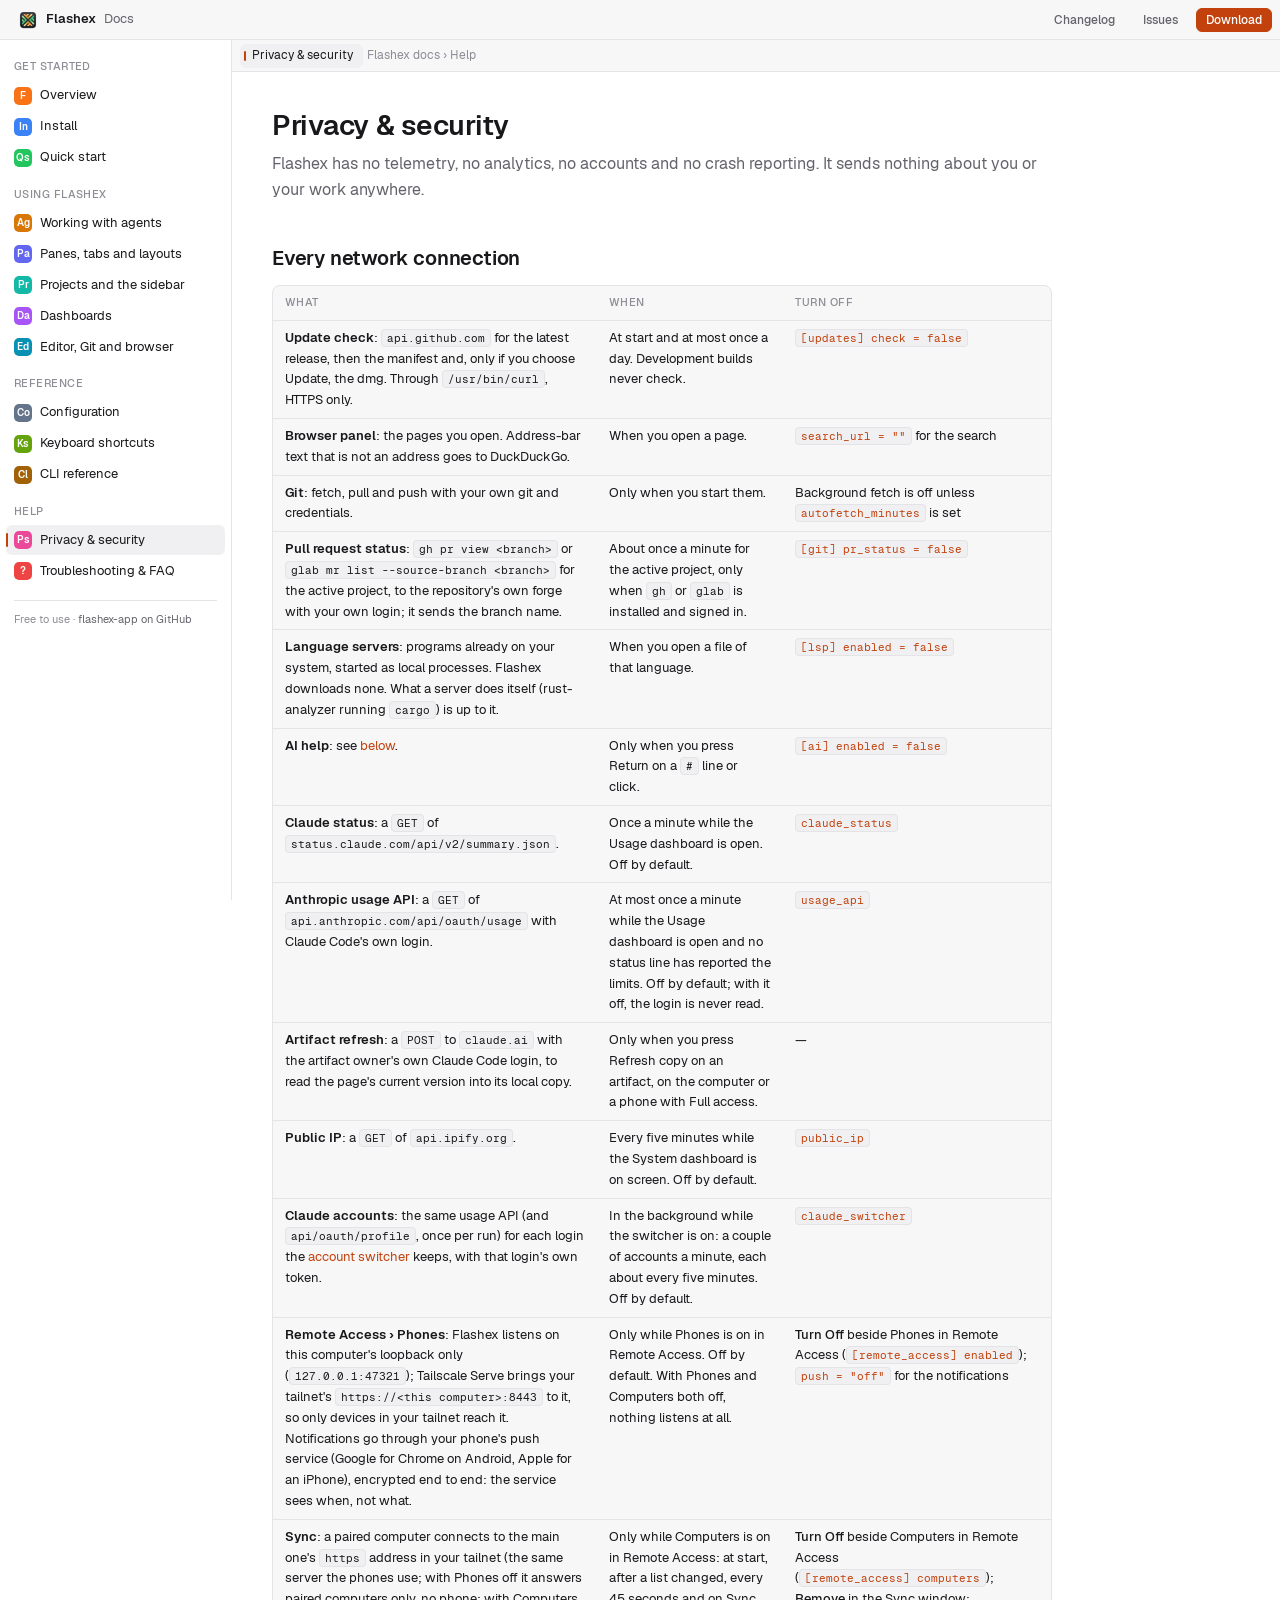
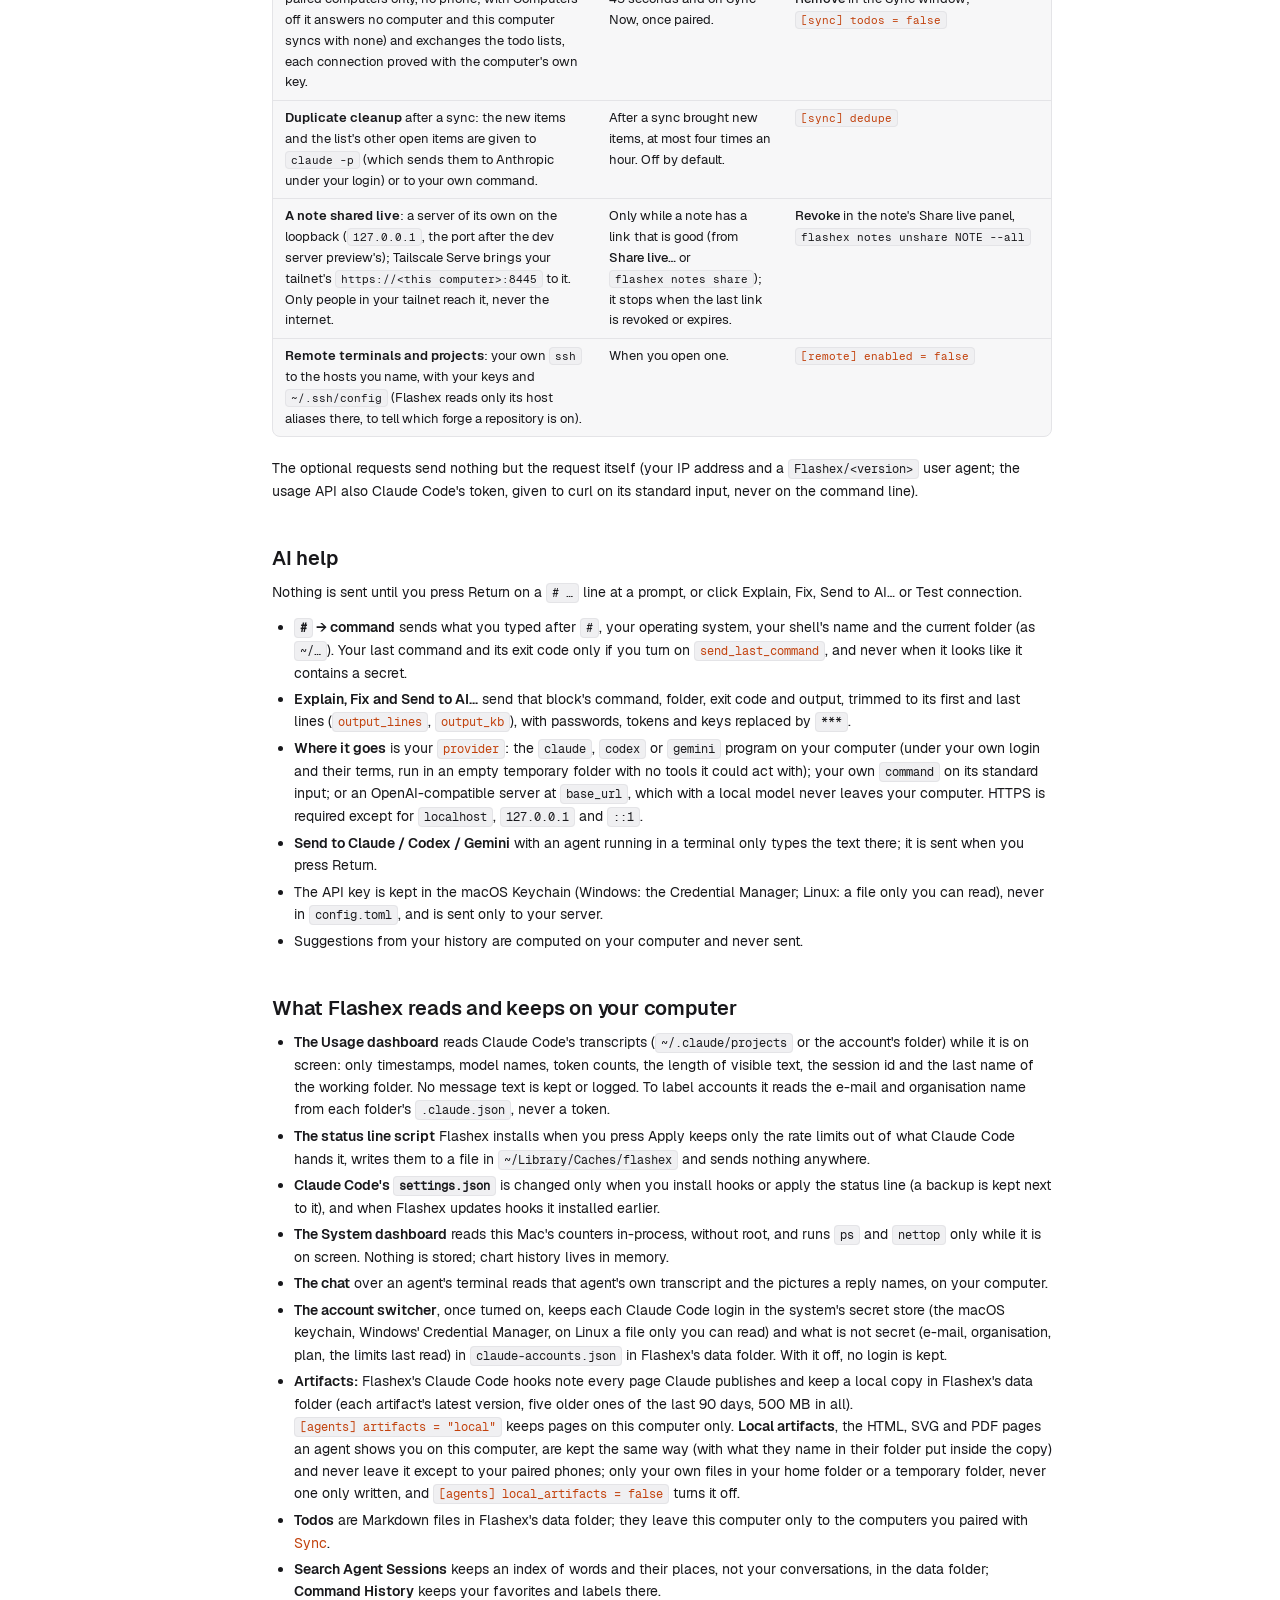
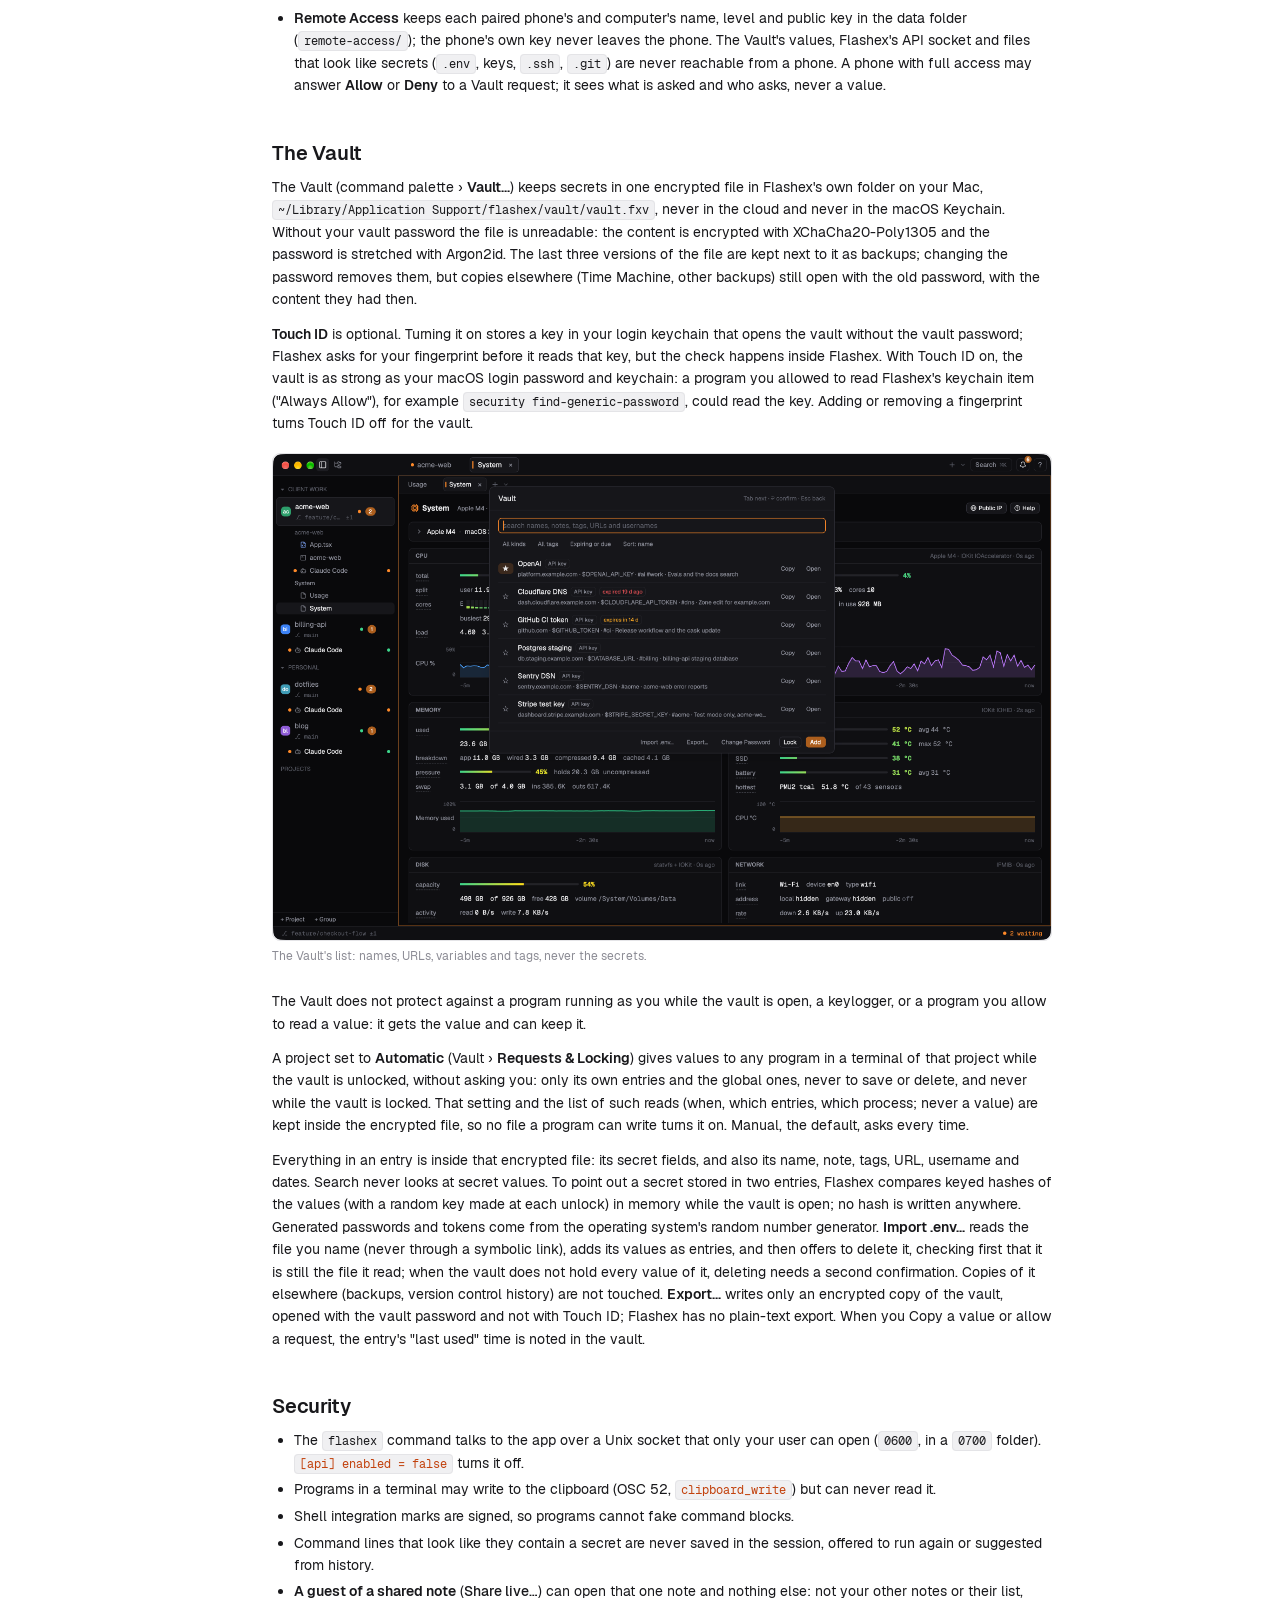
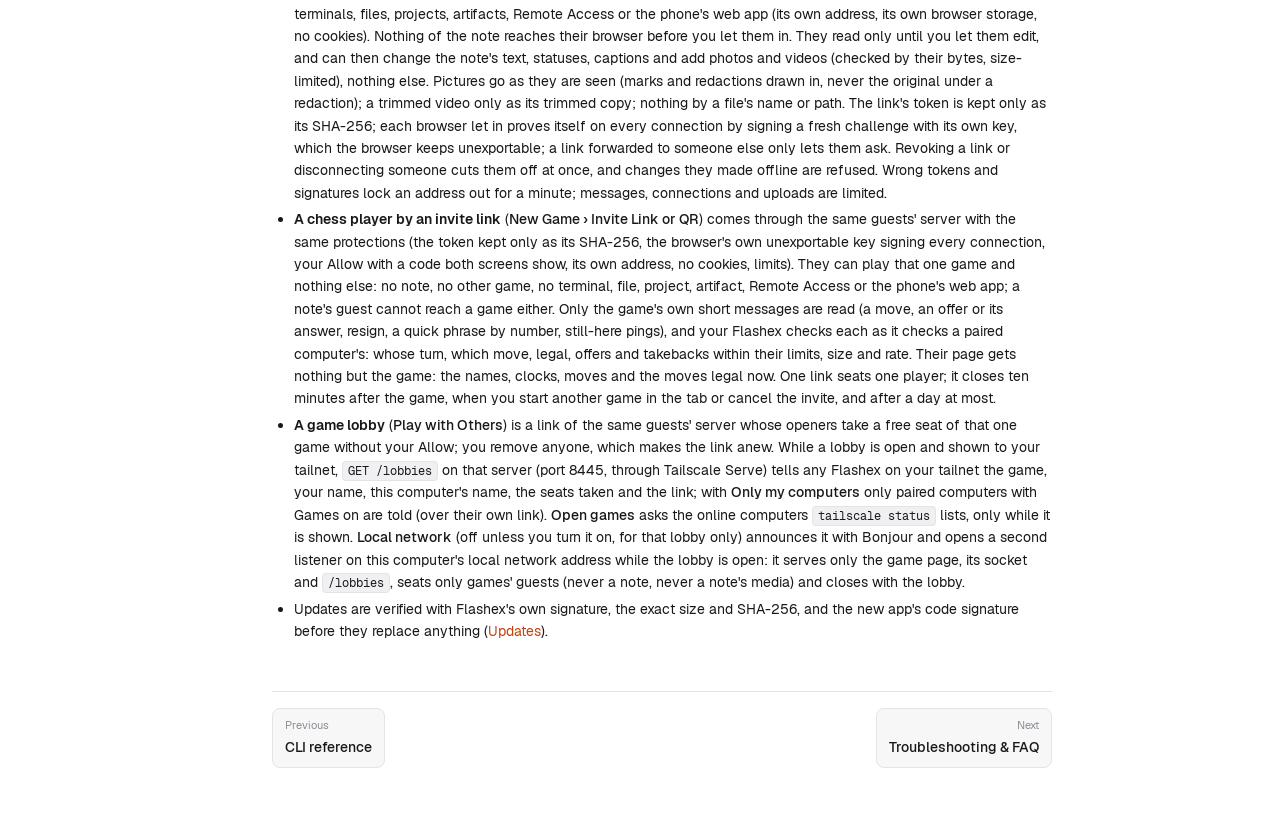
<file: docs/privacy.html>
<!doctype html>
<!-- generated:head -->
<html lang="en">
<head>
<meta charset="utf-8">
<meta name="viewport" content="width=device-width, initial-scale=1">
<meta name="color-scheme" content="dark light">
<title>Privacy &amp; security · Flashex docs</title>
<meta name="description" content="What Flashex sends where (almost nothing), and how updates are verified.">
<link rel="icon" href="screenshots/icon.png">
<link rel="stylesheet" href="assets/docs.css">
</head>
<body>
<header class="titlebar">
<button class="btn nav-toggle" type="button" aria-label="Show the pages" aria-expanded="false"><svg viewBox="0 0 16 16" fill="none" stroke="currentColor" stroke-width="1.4" aria-hidden="true"><rect x="1.5" y="2.5" width="13" height="11" rx="2"/><path d="M6 2.5v11"/></svg></button>
<a class="brand" href="index.html"><img src="screenshots/icon.png" alt="">Flashex <span class="sub">Docs</span></a>
<span class="spacer"></span>
<a class="btn wide" href="https://github.com/palo-kunovsky-flash/flashex-app/blob/main/CHANGELOG.md">Changelog</a>
<a class="btn wide" href="https://github.com/palo-kunovsky-flash/flashex-app/issues">Issues</a>
<a class="btn primary" href="https://github.com/palo-kunovsky-flash/flashex-app/releases/latest/download/Flashex-macOS-arm64.dmg">Download</a>
</header>
<nav class="sidebar" aria-label="Pages">
<div class="group">Get started</div>
<a class="row" href="index.html"><span class="badge c-orange">F</span>Overview</a>
<a class="row" href="install.html"><span class="badge c-blue">In</span>Install</a>
<a class="row" href="quick-start.html"><span class="badge c-green">Qs</span>Quick start</a>
<div class="group">Using Flashex</div>
<a class="row" href="agents.html"><span class="badge c-amber">Ag</span>Working with agents</a>
<a class="row" href="panes.html"><span class="badge c-indigo">Pa</span>Panes, tabs and layouts</a>
<a class="row" href="projects.html"><span class="badge c-teal">Pr</span>Projects and the sidebar</a>
<a class="row" href="dashboards.html"><span class="badge c-purple">Da</span>Dashboards</a>
<a class="row" href="editor.html"><span class="badge c-cyan">Ed</span>Editor, Git and browser</a>
<div class="group">Reference</div>
<a class="row" href="configuration.html"><span class="badge c-slate">Co</span>Configuration</a>
<a class="row" href="shortcuts.html"><span class="badge c-lime">Ks</span>Keyboard shortcuts</a>
<a class="row" href="cli.html"><span class="badge c-brown">Cl</span>CLI reference</a>
<div class="group">Help</div>
<a class="row active" aria-current="page" href="privacy.html"><span class="badge c-pink">Ps</span>Privacy &amp; security</a>
<a class="row" href="troubleshooting.html"><span class="badge c-red">?</span>Troubleshooting &amp; FAQ</a>
<div class="foot">Free to use · <a href="https://github.com/palo-kunovsky-flash/flashex-app">flashex-app on GitHub</a></div>
</nav>
<main class="pane">
<div class="pane-tabs"><span class="pane-tab">Privacy &amp; security</span><span class="crumb">Flashex docs › Help</span></div>
<article class="content">
<!-- /generated:head -->
<h1>Privacy &amp; security</h1>
<p class="lede">Flashex has no telemetry, no analytics, no accounts and no crash reporting. It sends nothing about you or your work anywhere.</p>

<h2 id="network">Every network connection</h2>
<div class="table-wrap"><table>
<thead><tr><th>What</th><th>When</th><th>Turn off</th></tr></thead>
<tbody>
<tr><td><strong>Update check</strong>: <code>api.github.com</code> for the latest release, then the manifest and, only if you choose Update, the dmg. Through <code>/usr/bin/curl</code>, HTTPS only.</td><td>At start and at most once a day. Development builds never check.</td><td><a href="configuration.html#cfg-updates-check"><code>[updates] check = false</code></a></td></tr>
<tr><td><strong>Browser panel</strong>: the pages you open. Address-bar text that is not an address goes to DuckDuckGo.</td><td>When you open a page.</td><td><a href="configuration.html#cfg-browser-search_url"><code>search_url = ""</code></a> for the search</td></tr>
<tr><td><strong>Git</strong>: fetch, pull and push with your own git and credentials.</td><td>Only when you start them.</td><td>Background fetch is off unless <a href="configuration.html#cfg-git-autofetch_minutes"><code>autofetch_minutes</code></a> is set</td></tr>
<tr><td><strong>Pull request status</strong>: <code>gh pr view &lt;branch&gt;</code> or <code>glab mr list --source-branch &lt;branch&gt;</code> for the active project, to the repository's own forge with your own login; it sends the branch name.</td><td>About once a minute for the active project, only when <code>gh</code> or <code>glab</code> is installed and signed in.</td><td><a href="configuration.html#cfg-git-pr_status"><code>[git] pr_status = false</code></a></td></tr>
<tr><td><strong>Language servers</strong>: programs already on your system, started as local processes. Flashex downloads none. What a server does itself (rust-analyzer running <code>cargo</code>) is up to it.</td><td>When you open a file of that language.</td><td><a href="configuration.html#cfg-lsp-enabled"><code>[lsp] enabled = false</code></a></td></tr>
<tr><td><strong>AI help</strong>: see <a href="#ai">below</a>.</td><td>Only when you press Return on a <code>#</code> line or click.</td><td><a href="configuration.html#cfg-ai-enabled"><code>[ai] enabled = false</code></a></td></tr>
<tr><td><strong>Claude status</strong>: a <code>GET</code> of <code>status.claude.com/api/v2/summary.json</code>.</td><td>Once a minute while the Usage dashboard is open. Off by default.</td><td><a href="configuration.html#cfg-agents-claude_status"><code>claude_status</code></a></td></tr>
<tr><td><strong>Anthropic usage API</strong>: a <code>GET</code> of <code>api.anthropic.com/api/oauth/usage</code> with Claude Code's own login.</td><td>At most once a minute while the Usage dashboard is open and no status line has reported the limits. Off by default; with it off, the login is never read.</td><td><a href="configuration.html#cfg-agents-usage_api"><code>usage_api</code></a></td></tr>
<tr><td><strong>Artifact refresh</strong>: a <code>POST</code> to <code>claude.ai</code> with the artifact owner's own Claude Code login, to read the page's current version into its local copy.</td><td>Only when you press Refresh copy on an artifact, on the computer or a phone with Full access.</td><td>—</td></tr>
<tr><td><strong>Public IP</strong>: a <code>GET</code> of <code>api.ipify.org</code>.</td><td>Every five minutes while the System dashboard is on screen. Off by default.</td><td><a href="configuration.html#cfg-dashboards-public_ip"><code>public_ip</code></a></td></tr>
<tr><td><strong>Claude accounts</strong>: the same usage API (and <code>api/oauth/profile</code>, once per run) for each login the <a href="agents.html#switcher">account switcher</a> keeps, with that login's own token.</td><td>In the background while the switcher is on: a couple of accounts a minute, each about every five minutes. Off by default.</td><td><a href="configuration.html#cfg-agents-claude_switcher"><code>claude_switcher</code></a></td></tr>
<tr><td><strong>Remote Access › Phones</strong>: Flashex listens on this computer's loopback only (<code>127.0.0.1:47321</code>); Tailscale Serve brings your tailnet's <code>https://&lt;this computer&gt;:8443</code> to it, so only devices in your tailnet reach it. Notifications go through your phone's push service (Google for Chrome on Android, Apple for an iPhone), encrypted end to end: the service sees when, not what.</td><td>Only while Phones is on in Remote Access. Off by default. With Phones and Computers both off, nothing listens at all.</td><td><span class="ui">Turn Off</span> beside Phones in Remote Access (<a href="configuration.html#cfg-remote_access-enabled"><code>[remote_access] enabled</code></a>); <a href="configuration.html#cfg-remote_access-push"><code>push = "off"</code></a> for the notifications</td></tr>
<tr><td><strong>Sync</strong>: a paired computer connects to the main one's <code>https</code> address in your tailnet (the same server the phones use; with Phones off it answers paired computers only, no phone; with Computers off it answers no computer and this computer syncs with none) and exchanges the todo lists, each connection proved with the computer's own key.</td><td>Only while Computers is on in Remote Access: at start, after a list changed, every 45 seconds and on Sync Now, once paired.</td><td><span class="ui">Turn Off</span> beside Computers in Remote Access (<a href="configuration.html#cfg-remote_access-computers"><code>[remote_access] computers</code></a>); <span class="ui">Remove</span> in the Sync window; <a href="configuration.html#cfg-sync-todos"><code>[sync] todos = false</code></a></td></tr>
<tr><td><strong>Duplicate cleanup</strong> after a sync: the new items and the list's other open items are given to <code>claude -p</code> (which sends them to Anthropic under your login) or to your own command.</td><td>After a sync brought new items, at most four times an hour. Off by default.</td><td><a href="configuration.html#cfg-sync-dedupe"><code>[sync] dedupe</code></a></td></tr>
<tr><td><strong>A note shared live</strong>: a server of its own on the loopback (<code>127.0.0.1</code>, the port after the dev server preview's); Tailscale Serve brings your tailnet's <code>https://&lt;this computer&gt;:8445</code> to it. Only people in your tailnet reach it, never the internet.</td><td>Only while a note has a link that is good (from <span class="ui">Share live…</span> or <code>flashex notes share</code>); it stops when the last link is revoked or expires.</td><td><span class="ui">Revoke</span> in the note's Share live panel, <code>flashex notes unshare NOTE --all</code></td></tr>
<tr><td><strong>Remote terminals and projects</strong>: your own <code>ssh</code> to the hosts you name, with your keys and <code>~/.ssh/config</code> (Flashex reads only its host aliases there, to tell which forge a repository is on).</td><td>When you open one.</td><td><a href="configuration.html#cfg-remote"><code>[remote] enabled = false</code></a></td></tr>
</tbody></table></div>
<p>The optional requests send nothing but the request itself (your IP address and a <code>Flashex/&lt;version&gt;</code> user agent; the usage API also Claude Code's token, given to curl on its standard input, never on the command line).</p>

<h2 id="ai">AI help</h2>
<p>Nothing is sent until you press Return on a <code># …</code> line at a prompt, or click Explain, Fix, Send to AI… or Test connection.</p>
<ul>
<li><strong><code>#</code> → command</strong> sends what you typed after <code>#</code>, your operating system, your shell's name and the current folder (as <code>~/…</code>). Your last command and its exit code only if you turn on <a href="configuration.html#cfg-ai-send_last_command"><code>send_last_command</code></a>, and never when it looks like it contains a secret.</li>
<li><strong>Explain, Fix and Send to AI…</strong> send that block's command, folder, exit code and output, trimmed to its first and last lines (<a href="configuration.html#cfg-ai-output_lines"><code>output_lines</code></a>, <a href="configuration.html#cfg-ai-output_kb"><code>output_kb</code></a>), with passwords, tokens and keys replaced by <code>***</code>.</li>
<li><strong>Where it goes</strong> is your <a href="configuration.html#cfg-ai-provider"><code>provider</code></a>: the <code>claude</code>, <code>codex</code> or <code>gemini</code> program on your computer (under your own login and their terms, run in an empty temporary folder with no tools it could act with); your own <code>command</code> on its standard input; or an OpenAI-compatible server at <code>base_url</code>, which with a local model never leaves your computer. HTTPS is required except for <code>localhost</code>, <code>127.0.0.1</code> and <code>::1</code>.</li>
<li><strong>Send to Claude / Codex / Gemini</strong> with an agent running in a terminal only types the text there; it is sent when you press Return.</li>
<li>The API key is kept in the macOS Keychain (Windows: the Credential Manager; Linux: a file only you can read), never in <code>config.toml</code>, and is sent only to your server.</li>
<li>Suggestions from your history are computed on your computer and never sent.</li>
</ul>

<h2 id="local">What Flashex reads and keeps on your computer</h2>
<ul>
<li><strong>The Usage dashboard</strong> reads Claude Code's transcripts (<code>~/.claude/projects</code> or the account's folder) while it is on screen: only timestamps, model names, token counts, the length of visible text, the session id and the last name of the working folder. No message text is kept or logged. To label accounts it reads the e-mail and organisation name from each folder's <code>.claude.json</code>, never a token.</li>
<li><strong>The status line script</strong> Flashex installs when you press Apply keeps only the rate limits out of what Claude Code hands it, writes them to a file in <code>~/Library/Caches/flashex</code> and sends nothing anywhere.</li>
<li><strong>Claude Code's <code>settings.json</code></strong> is changed only when you install hooks or apply the status line (a backup is kept next to it), and when Flashex updates hooks it installed earlier.</li>
<li><strong>The System dashboard</strong> reads this Mac's counters in-process, without root, and runs <code>ps</code> and <code>nettop</code> only while it is on screen. Nothing is stored; chart history lives in memory.</li>
<li><strong>The chat</strong> over an agent's terminal reads that agent's own transcript and the pictures a reply names, on your computer.</li>
<li><strong>The account switcher</strong>, once turned on, keeps each Claude Code login in the system's secret store (the macOS keychain, Windows' Credential Manager, on Linux a file only you can read) and what is not secret (e-mail, organisation, plan, the limits last read) in <code>claude-accounts.json</code> in Flashex's data folder. With it off, no login is kept.</li>
<li><strong>Artifacts:</strong> Flashex's Claude Code hooks note every page Claude publishes and keep a local copy in Flashex's data folder (each artifact's latest version, five older ones of the last 90 days, 500 MB in all). <a href="configuration.html#cfg-agents-artifacts"><code>[agents] artifacts = "local"</code></a> keeps pages on this computer only. <strong>Local artifacts</strong>, the HTML, SVG and PDF pages an agent shows you on this computer, are kept the same way (with what they name in their folder put inside the copy) and never leave it except to your paired phones; only your own files in your home folder or a temporary folder, never one only written, and <a href="configuration.html#cfg-agents-local_artifacts"><code>[agents] local_artifacts = false</code></a> turns it off.</li>
<li><strong>Todos</strong> are Markdown files in Flashex's data folder; they leave this computer only to the computers you paired with <a href="dashboards.html#sync">Sync</a>.</li>
<li><strong>Search Agent Sessions</strong> keeps an index of words and their places, not your conversations, in the data folder; <strong>Command History</strong> keeps your favorites and labels there.</li>
<li><strong>Remote Access</strong> keeps each paired phone's and computer's name, level and public key in the data folder (<code>remote-access/</code>); the phone's own key never leaves the phone. The Vault's values, Flashex's API socket and files that look like secrets (<code>.env</code>, keys, <code>.ssh</code>, <code>.git</code>) are never reachable from a phone. A phone with full access may answer <strong>Allow</strong> or <strong>Deny</strong> to a Vault request; it sees what is asked and who asks, never a value.</li>
</ul>

<h2 id="vault">The Vault</h2>
<p>The Vault (command palette › <strong>Vault…</strong>) keeps secrets in one encrypted file in Flashex's own folder on your Mac, <code>~/Library/Application Support/flashex/vault/vault.fxv</code>, never in the cloud and never in the macOS Keychain. Without your vault password the file is unreadable: the content is encrypted with XChaCha20-Poly1305 and the password is stretched with Argon2id. The last three versions of the file are kept next to it as backups; changing the password removes them, but copies elsewhere (Time Machine, other backups) still open with the old password, with the content they had then.</p>
<p><strong>Touch ID</strong> is optional. Turning it on stores a key in your login keychain that opens the vault without the vault password; Flashex asks for your fingerprint before it reads that key, but the check happens inside Flashex. With Touch ID on, the vault is as strong as your macOS login password and keychain: a program you allowed to read Flashex's keychain item ("Always Allow"), for example <code>security find-generic-password</code>, could read the key. Adding or removing a fingerprint turns Touch ID off for the vault.</p>
<figure>
<img src="screenshots/vault.png" alt="The Vault: API keys with their URL, variable and tags, a pinned favorite, one entry marked as expired and one expiring in 14 days; no secret is shown" width="2880" height="1800" loading="lazy">
<figcaption>The Vault's list: names, URLs, variables and tags, never the secrets.</figcaption>
</figure>
<p>The Vault does not protect against a program running as you while the vault is open, a keylogger, or a program you allow to read a value: it gets the value and can keep it.</p>
<p>A project set to <strong>Automatic</strong> (Vault › <strong>Requests &amp; Locking</strong>) gives values to any program in a terminal of that project while the vault is unlocked, without asking you: only its own entries and the global ones, never to save or delete, and never while the vault is locked. That setting and the list of such reads (when, which entries, which process; never a value) are kept inside the encrypted file, so no file a program can write turns it on. Manual, the default, asks every time.</p>
<p>Everything in an entry is inside that encrypted file: its secret fields, and also its name, note, tags, URL, username and dates. Search never looks at secret values. To point out a secret stored in two entries, Flashex compares keyed hashes of the values (with a random key made at each unlock) in memory while the vault is open; no hash is written anywhere. Generated passwords and tokens come from the operating system's random number generator. <strong>Import .env…</strong> reads the file you name (never through a symbolic link), adds its values as entries, and then offers to delete it, checking first that it is still the file it read; when the vault does not hold every value of it, deleting needs a second confirmation. Copies of it elsewhere (backups, version control history) are not touched. <strong>Export…</strong> writes only an encrypted copy of the vault, opened with the vault password and not with Touch ID; Flashex has no plain-text export. When you Copy a value or allow a request, the entry's "last used" time is noted in the vault.</p>

<h2 id="security">Security</h2>
<ul>
<li>The <code>flashex</code> command talks to the app over a Unix socket that only your user can open (<code>0600</code>, in a <code>0700</code> folder). <a href="configuration.html#cfg-api-enabled"><code>[api] enabled = false</code></a> turns it off.</li>
<li>Programs in a terminal may write to the clipboard (OSC 52, <a href="configuration.html#cfg-terminal-clipboard_write"><code>clipboard_write</code></a>) but can never read it.</li>
<li>Shell integration marks are signed, so programs cannot fake command blocks.</li>
<li>Command lines that look like they contain a secret are never saved in the session, offered to run again or suggested from history.</li>
<li><strong>A guest of a shared note</strong> (<span class="ui">Share live…</span>) can open that one note and nothing else: not your other notes or their list, terminals, files, projects, artifacts, Remote Access or the phone's web app (its own address, its own browser storage, no cookies). Nothing of the note reaches their browser before you let them in. They read only until you let them edit, and can then change the note's text, statuses, captions and add photos and videos (checked by their bytes, size-limited), nothing else. Pictures go as they are seen (marks and redactions drawn in, never the original under a redaction); a trimmed video only as its trimmed copy; nothing by a file's name or path. The link's token is kept only as its SHA-256; each browser let in proves itself on every connection by signing a fresh challenge with its own key, which the browser keeps unexportable; a link forwarded to someone else only lets them ask. Revoking a link or disconnecting someone cuts them off at once, and changes they made offline are refused. Wrong tokens and signatures lock an address out for a minute; messages, connections and uploads are limited.</li>
<li><strong>A chess player by an invite link</strong> (<span class="ui">New Game › Invite Link or QR</span>) comes through the same guests' server with the same protections (the token kept only as its SHA-256, the browser's own unexportable key signing every connection, your Allow with a code both screens show, its own address, no cookies, limits). They can play that one game and nothing else: no note, no other game, no terminal, file, project, artifact, Remote Access or the phone's web app; a note's guest cannot reach a game either. Only the game's own short messages are read (a move, an offer or its answer, resign, a quick phrase by number, still-here pings), and your Flashex checks each as it checks a paired computer's: whose turn, which move, legal, offers and takebacks within their limits, size and rate. Their page gets nothing but the game: the names, clocks, moves and the moves legal now. One link seats one player; it closes ten minutes after the game, when you start another game in the tab or cancel the invite, and after a day at most.</li>
<li><strong>A game lobby</strong> (<span class="ui">Play with Others</span>) is a link of the same guests' server whose openers take a free seat of that one game without your Allow; you remove anyone, which makes the link anew. While a lobby is open and shown to your tailnet, <code>GET /lobbies</code> on that server (port 8445, through Tailscale Serve) tells any Flashex on your tailnet the game, your name, this computer's name, the seats taken and the link; with <span class="ui">Only my computers</span> only paired computers with Games on are told (over their own link). <span class="ui">Open games</span> asks the online computers <code>tailscale status</code> lists, only while it is shown. <span class="ui">Local network</span> (off unless you turn it on, for that lobby only) announces it with Bonjour and opens a second listener on this computer's local network address while the lobby is open: it serves only the game page, its socket and <code>/lobbies</code>, seats only games' guests (never a note, never a note's media) and closes with the lobby.</li>
<li>Updates are verified with Flashex's own signature, the exact size and SHA-256, and the new app's code signature before they replace anything (<a href="install.html#updates">Updates</a>).</li>
</ul>
<!-- generated:foot -->
<nav class="pager" aria-label="Previous and next page">
<a class="prev" href="cli.html"><span>Previous</span>CLI reference</a>
<a class="next" href="troubleshooting.html"><span>Next</span>Troubleshooting &amp; FAQ</a>
</nav>
</article>
</main>
<script src="assets/docs.js"></script>
</body>
</html>
<!-- /generated:foot -->
</file>
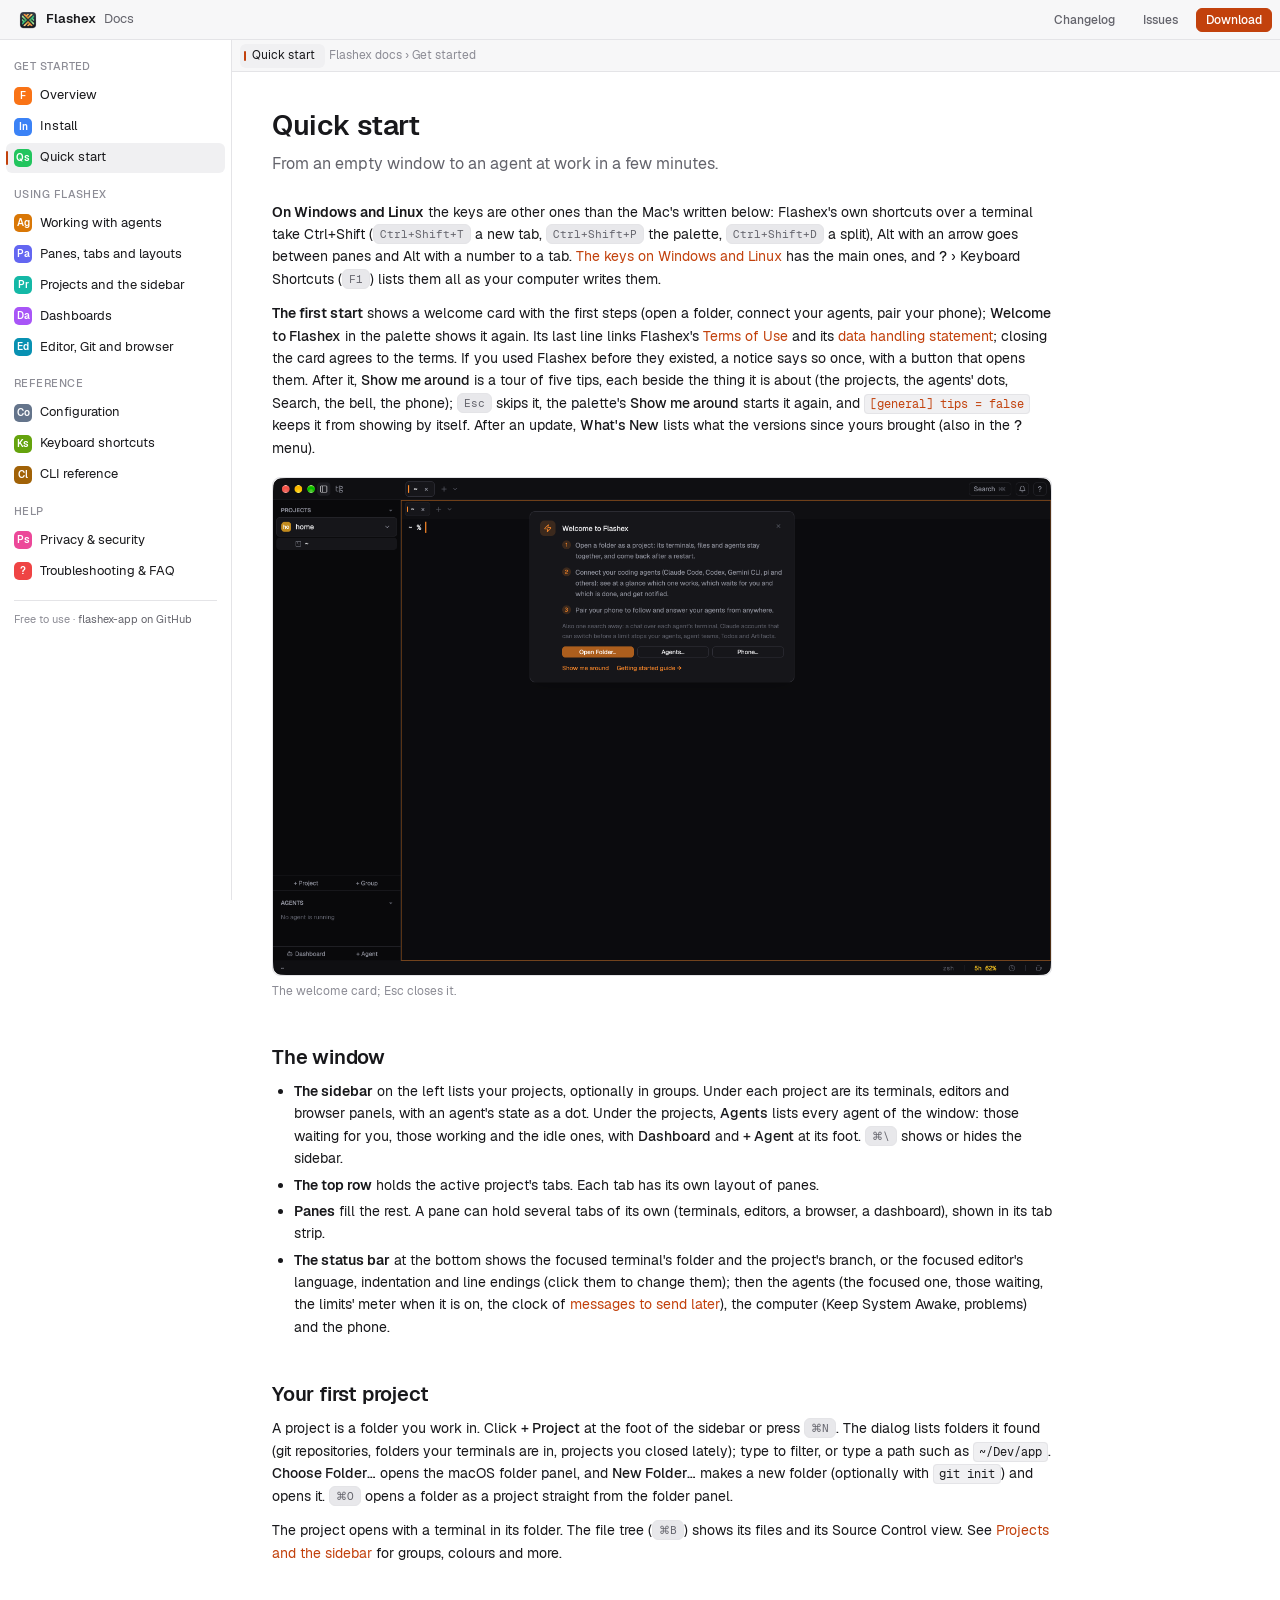
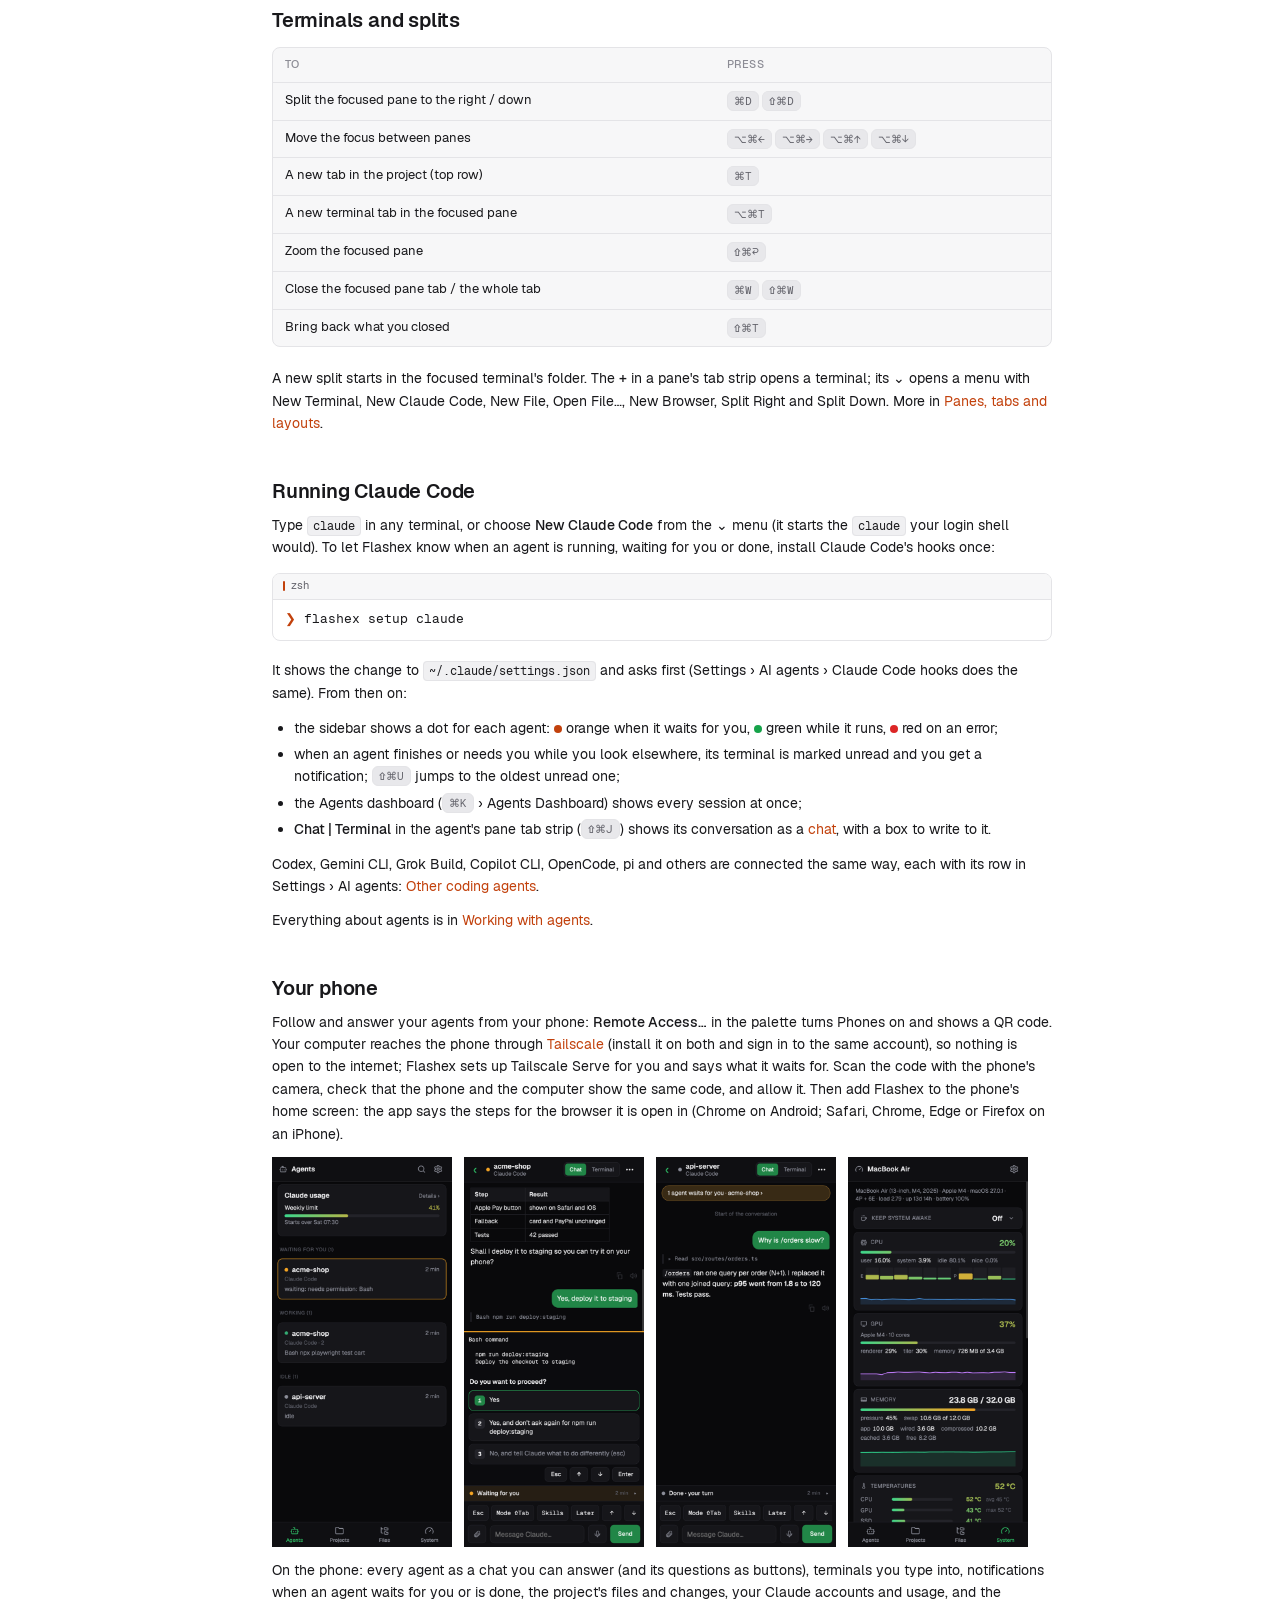
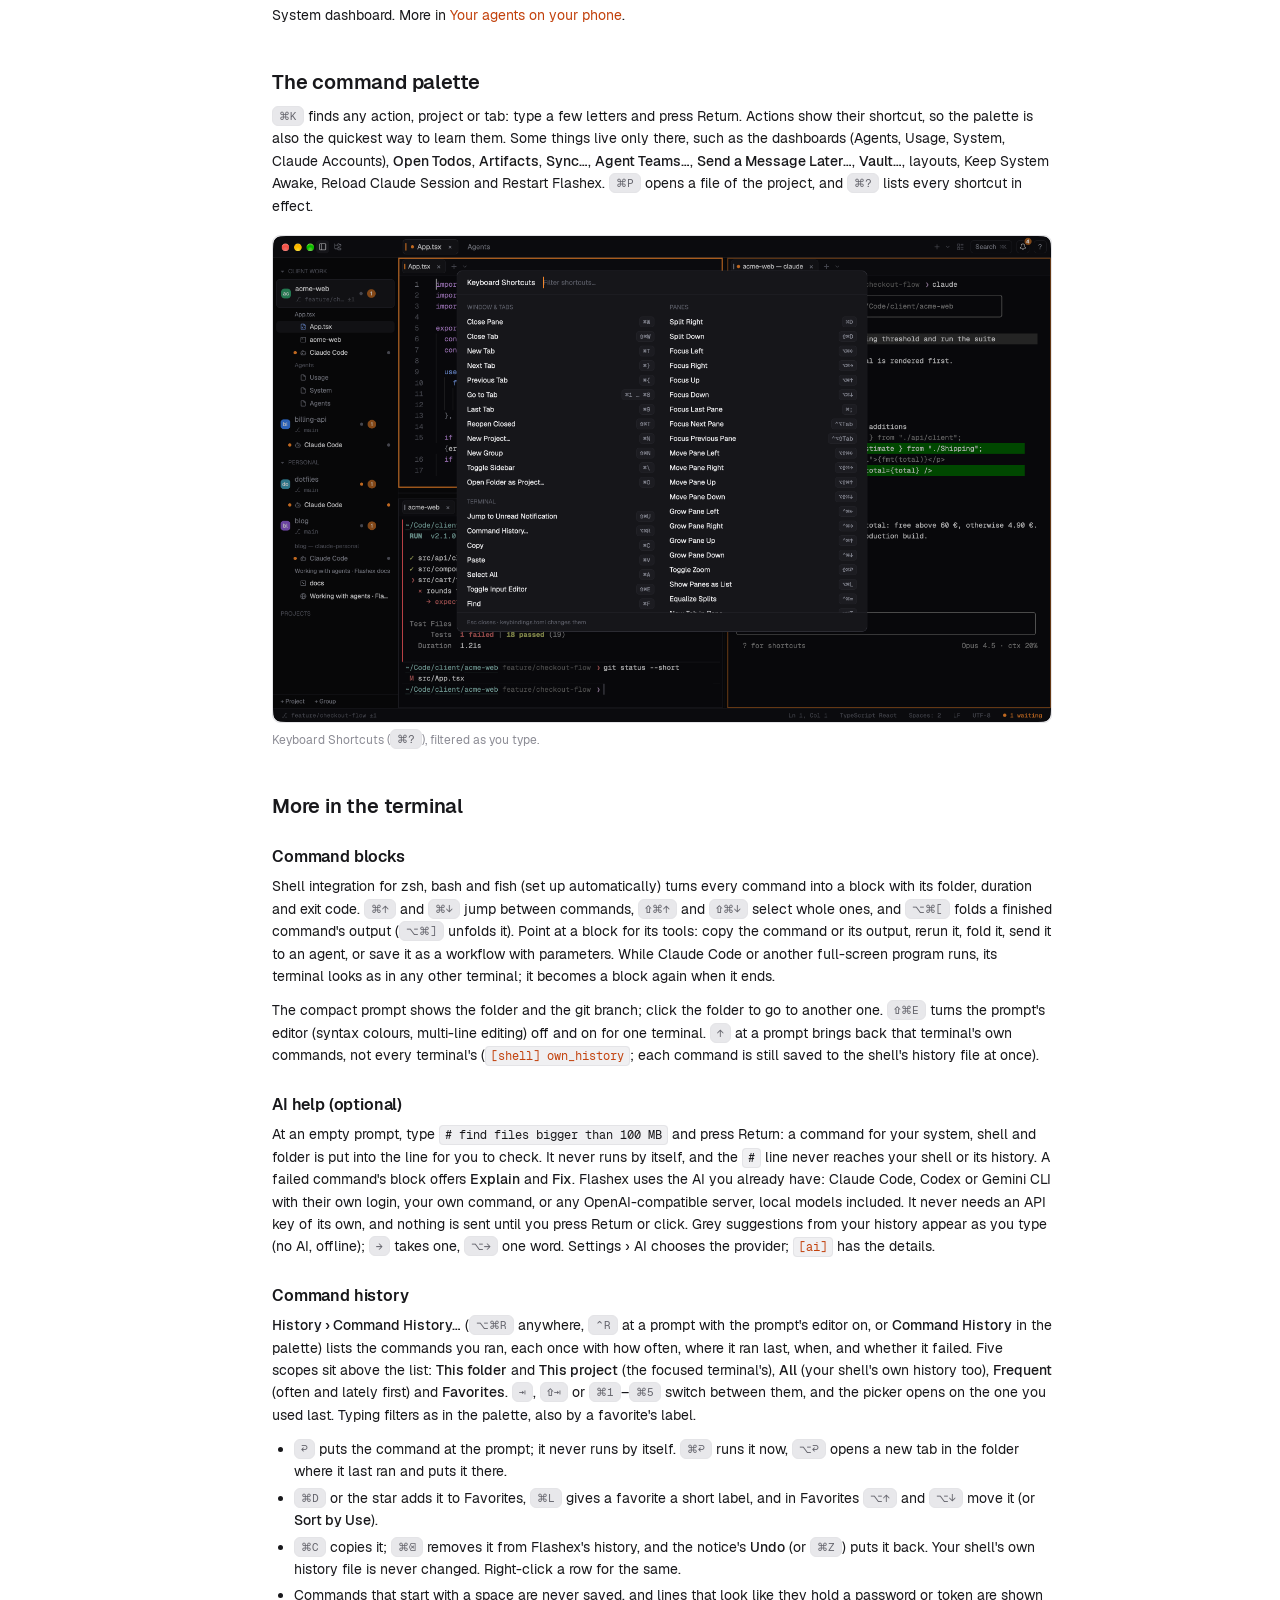
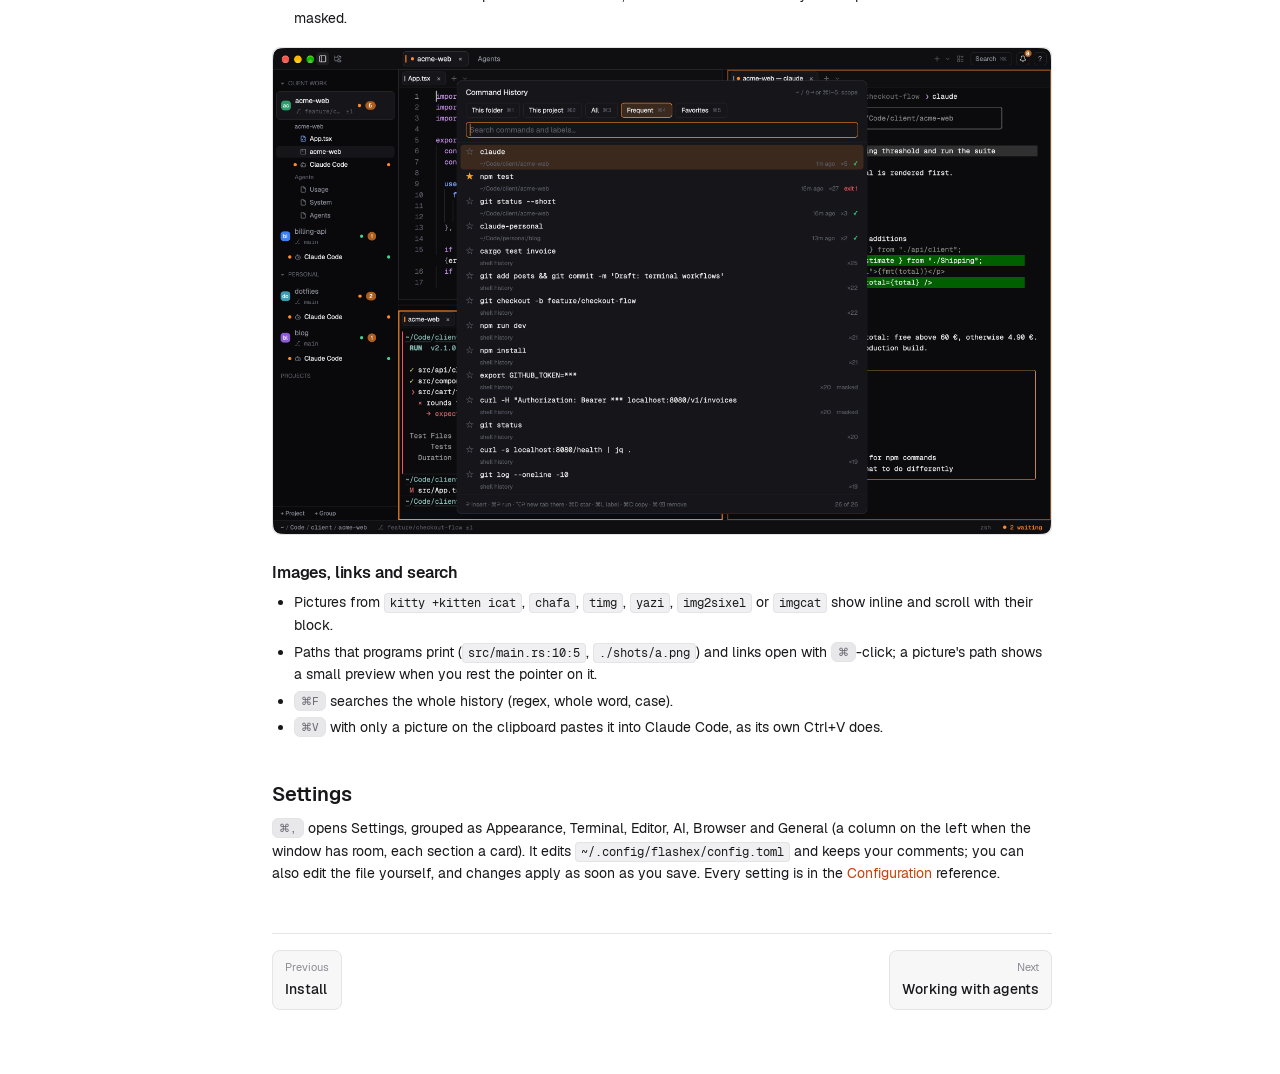
<file: docs/quick-start.html>
<!doctype html>
<!-- generated:head -->
<html lang="en">
<head>
<meta charset="utf-8">
<meta name="viewport" content="width=device-width, initial-scale=1">
<meta name="color-scheme" content="dark light">
<title>Quick start · Flashex docs</title>
<meta name="description" content="Your first project, terminals, splits, Claude Code, the command palette and your phone.">
<link rel="icon" href="screenshots/icon.png">
<link rel="stylesheet" href="assets/docs.css">
</head>
<body>
<header class="titlebar">
<button class="btn nav-toggle" type="button" aria-label="Show the pages" aria-expanded="false"><svg viewBox="0 0 16 16" fill="none" stroke="currentColor" stroke-width="1.4" aria-hidden="true"><rect x="1.5" y="2.5" width="13" height="11" rx="2"/><path d="M6 2.5v11"/></svg></button>
<a class="brand" href="index.html"><img src="screenshots/icon.png" alt="">Flashex <span class="sub">Docs</span></a>
<span class="spacer"></span>
<a class="btn wide" href="https://github.com/palo-kunovsky-flash/flashex-app/blob/main/CHANGELOG.md">Changelog</a>
<a class="btn wide" href="https://github.com/palo-kunovsky-flash/flashex-app/issues">Issues</a>
<a class="btn primary" href="https://github.com/palo-kunovsky-flash/flashex-app/releases/latest/download/Flashex-macOS-arm64.dmg">Download</a>
</header>
<nav class="sidebar" aria-label="Pages">
<div class="group">Get started</div>
<a class="row" href="index.html"><span class="badge c-orange">F</span>Overview</a>
<a class="row" href="install.html"><span class="badge c-blue">In</span>Install</a>
<a class="row active" aria-current="page" href="quick-start.html"><span class="badge c-green">Qs</span>Quick start</a>
<div class="group">Using Flashex</div>
<a class="row" href="agents.html"><span class="badge c-amber">Ag</span>Working with agents</a>
<a class="row" href="panes.html"><span class="badge c-indigo">Pa</span>Panes, tabs and layouts</a>
<a class="row" href="projects.html"><span class="badge c-teal">Pr</span>Projects and the sidebar</a>
<a class="row" href="dashboards.html"><span class="badge c-purple">Da</span>Dashboards</a>
<a class="row" href="editor.html"><span class="badge c-cyan">Ed</span>Editor, Git and browser</a>
<div class="group">Reference</div>
<a class="row" href="configuration.html"><span class="badge c-slate">Co</span>Configuration</a>
<a class="row" href="shortcuts.html"><span class="badge c-lime">Ks</span>Keyboard shortcuts</a>
<a class="row" href="cli.html"><span class="badge c-brown">Cl</span>CLI reference</a>
<div class="group">Help</div>
<a class="row" href="privacy.html"><span class="badge c-pink">Ps</span>Privacy &amp; security</a>
<a class="row" href="troubleshooting.html"><span class="badge c-red">?</span>Troubleshooting &amp; FAQ</a>
<div class="foot">Free to use · <a href="https://github.com/palo-kunovsky-flash/flashex-app">flashex-app on GitHub</a></div>
</nav>
<main class="pane">
<div class="pane-tabs"><span class="pane-tab">Quick start</span><span class="crumb">Flashex docs › Get started</span></div>
<article class="content">
<!-- /generated:head -->
<h1>Quick start</h1>
<p class="lede">From an empty window to an agent at work in a few minutes.</p>
<p><strong>On Windows and Linux</strong> the keys are other ones than the Mac's written below: Flashex's own shortcuts over a terminal take Ctrl+Shift (<kbd>Ctrl+Shift+T</kbd> a new tab, <kbd>Ctrl+Shift+P</kbd> the palette, <kbd>Ctrl+Shift+D</kbd> a split), Alt with an arrow goes between panes and Alt with a number to a tab. <a href="shortcuts.html#pc">The keys on Windows and Linux</a> has the main ones, and <span class="ui">?</span> › Keyboard Shortcuts (<kbd>F1</kbd>) lists them all as your computer writes them.</p>
<p><strong>The first start</strong> shows a welcome card with the first steps (open a folder, connect your agents, pair your phone); <span class="ui">Welcome to Flashex</span> in the palette shows it again. Its last line links Flashex's <a href="https://github.com/palo-kunovsky-flash/flashex-app/blob/main/TERMS.md">Terms of Use</a> and its <a href="https://github.com/palo-kunovsky-flash/flashex-app/blob/main/DATA_HANDLING.md">data handling statement</a>; closing the card agrees to the terms. If you used Flashex before they existed, a notice says so once, with a button that opens them. After it, <span class="ui">Show me around</span> is a tour of five tips, each beside the thing it is about (the projects, the agents' dots, Search, the bell, the phone); <kbd>Esc</kbd> skips it, the palette's <span class="ui">Show me around</span> starts it again, and <a href="configuration.html#cfg-general-tips"><code>[general] tips = false</code></a> keeps it from showing by itself. After an update, <span class="ui">What's New</span> lists what the versions since yours brought (also in the <span class="ui">?</span> menu).</p>
<figure>
<img src="screenshots/welcome.png" alt="The welcome card on the first start: open a folder, connect your agents, pair your phone, and what else Search opens" width="2820" height="1800" loading="lazy">
<figcaption>The welcome card; Esc closes it.</figcaption>
</figure>

<h2 id="the-window">The window</h2>
<ul>
<li><strong>The sidebar</strong> on the left lists your projects, optionally in groups. Under each project are its terminals, editors and browser panels, with an agent's state as a dot. Under the projects, <span class="ui">Agents</span> lists every agent of the window: those waiting for you, those working and the idle ones, with <span class="ui">Dashboard</span> and <span class="ui">+ Agent</span> at its foot. <kbd>⌘\</kbd> shows or hides the sidebar.</li>
<li><strong>The top row</strong> holds the active project's tabs. Each tab has its own layout of panes.</li>
<li><strong>Panes</strong> fill the rest. A pane can hold several tabs of its own (terminals, editors, a browser, a dashboard), shown in its tab strip.</li>
<li><strong>The status bar</strong> at the bottom shows the focused terminal's folder and the project's branch, or the focused editor's language, indentation and line endings (click them to change them); then the agents (the focused one, those waiting, the limits' meter when it is on, the clock of <a href="agents.html#later">messages to send later</a>), the computer (Keep System Awake, problems) and the phone.</li>
</ul>

<h2 id="first-project">Your first project</h2>
<p>A project is a folder you work in. Click <span class="ui">+ Project</span> at the foot of the sidebar or press <kbd>⌘N</kbd>. The dialog lists folders it found (git repositories, folders your terminals are in, projects you closed lately); type to filter, or type a path such as <code>~/Dev/app</code>. <span class="ui">Choose Folder…</span> opens the macOS folder panel, and <span class="ui">New Folder…</span> makes a new folder (optionally with <code>git init</code>) and opens it. <kbd>⌘O</kbd> opens a folder as a project straight from the folder panel.</p>
<p>The project opens with a terminal in its folder. The file tree (<kbd>⌘B</kbd>) shows its files and its Source Control view. See <a href="projects.html">Projects and the sidebar</a> for groups, colours and more.</p>

<h2 id="terminals">Terminals and splits</h2>
<div class="table-wrap"><table>
<thead><tr><th>To</th><th>Press</th></tr></thead>
<tbody>
<tr><td>Split the focused pane to the right / down</td><td class="keys"><kbd>⌘D</kbd> <kbd>⇧⌘D</kbd></td></tr>
<tr><td>Move the focus between panes</td><td class="keys"><kbd>⌥⌘←</kbd> <kbd>⌥⌘→</kbd> <kbd>⌥⌘↑</kbd> <kbd>⌥⌘↓</kbd></td></tr>
<tr><td>A new tab in the project (top row)</td><td class="keys"><kbd>⌘T</kbd></td></tr>
<tr><td>A new terminal tab in the focused pane</td><td class="keys"><kbd>⌥⌘T</kbd></td></tr>
<tr><td>Zoom the focused pane</td><td class="keys"><kbd>⇧⌘↩</kbd></td></tr>
<tr><td>Close the focused pane tab / the whole tab</td><td class="keys"><kbd>⌘W</kbd> <kbd>⇧⌘W</kbd></td></tr>
<tr><td>Bring back what you closed</td><td class="keys"><kbd>⇧⌘T</kbd></td></tr>
</tbody></table></div>
<p>A new split starts in the focused terminal's folder. The <span class="ui">+</span> in a pane's tab strip opens a terminal; its <span class="ui">⌄</span> opens a menu with New Terminal, New Claude Code, New File, Open File…, New Browser, Split Right and Split Down. More in <a href="panes.html">Panes, tabs and layouts</a>.</p>

<h2 id="claude-code">Running Claude Code</h2>
<p>Type <code>claude</code> in any terminal, or choose <span class="ui">New Claude Code</span> from the <span class="ui">⌄</span> menu (it starts the <code>claude</code> your login shell would). To let Flashex know when an agent is running, waiting for you or done, install Claude Code's hooks once:</p>
<div class="term"><div class="term-bar">zsh</div><pre><code><span class="p">❯</span> flashex setup claude</code></pre></div>
<p>It shows the change to <code>~/.claude/settings.json</code> and asks first (Settings › AI agents › Claude Code hooks does the same). From then on:</p>
<ul>
<li>the sidebar shows a dot for each agent: <span class="dot waiting"></span> orange when it waits for you, <span class="dot running"></span> green while it runs, <span class="dot error"></span> red on an error;</li>
<li>when an agent finishes or needs you while you look elsewhere, its terminal is marked unread and you get a notification; <kbd>⇧⌘U</kbd> jumps to the oldest unread one;</li>
<li>the Agents dashboard (<kbd>⌘K</kbd> › Agents Dashboard) shows every session at once;</li>
<li><span class="ui">Chat | Terminal</span> in the agent's pane tab strip (<kbd>⇧⌘J</kbd>) shows its conversation as a <a href="agents.html#chat">chat</a>, with a box to write to it.</li>
</ul>
<p>Codex, Gemini CLI, Grok Build, Copilot CLI, OpenCode, pi and others are connected the same way, each with its row in Settings › AI agents: <a href="agents.html#other-agents">Other coding agents</a>.</p>
<p>Everything about agents is in <a href="agents.html">Working with agents</a>.</p>

<h2 id="phone">Your phone</h2>
<p>Follow and answer your agents from your phone: <span class="ui">Remote Access…</span> in the palette turns Phones on and shows a QR code. Your computer reaches the phone through <a href="https://tailscale.com">Tailscale</a> (install it on both and sign in to the same account), so nothing is open to the internet; Flashex sets up Tailscale Serve for you and says what it waits for. Scan the code with the phone's camera, check that the phone and the computer show the same code, and allow it. Then add Flashex to the phone's home screen: the app says the steps for the browser it is open in (Chrome on Android; Safari, Chrome, Edge or Firefox on an iPhone).</p>
<div class="phone-shots" style="display:flex;gap:12px;flex-wrap:wrap;margin:12px 0">
<img src="screenshots/phone-agents.png" width="180" alt="The phone's Agents tab: one agent waiting for permission, one at work, one idle" loading="lazy">
<img src="screenshots/phone-chat-ask.png" width="180" alt="Claude Code as a chat on the phone, asking to deploy, its choices as buttons" loading="lazy">
<img src="screenshots/phone-chat-done.png" width="180" alt="A finished conversation on the phone with a box for the next prompt" loading="lazy">
<img src="screenshots/phone-system.png" width="180" alt="The System dashboard on the phone" loading="lazy">
</div>
<p>On the phone: every agent as a chat you can answer (and its questions as buttons), terminals you type into, notifications when an agent waits for you or is done, the project's files and changes, your Claude accounts and usage, and the System dashboard. More in <a href="agents.html#phone">Your agents on your phone</a>.</p>

<h2 id="palette">The command palette</h2>
<p><kbd>⌘K</kbd> finds any action, project or tab: type a few letters and press Return. Actions show their shortcut, so the palette is also the quickest way to learn them. Some things live only there, such as the dashboards (Agents, Usage, System, Claude Accounts), <span class="ui">Open Todos</span>, <span class="ui">Artifacts</span>, <span class="ui">Sync…</span>, <span class="ui">Agent Teams…</span>, <span class="ui">Send a Message Later…</span>, <span class="ui">Vault…</span>, layouts, Keep System Awake, Reload Claude Session and Restart Flashex. <kbd>⌘P</kbd> opens a file of the project, and <kbd>⌘?</kbd> lists every shortcut in effect.</p>
<figure>
<img src="screenshots/shortcuts.png" alt="The keyboard shortcuts overlay over a terminal" width="2880" height="1800" loading="lazy">
<figcaption>Keyboard Shortcuts (<kbd>⌘?</kbd>), filtered as you type.</figcaption>
</figure>

<h2 id="terminal">More in the terminal</h2>
<h3 id="blocks">Command blocks</h3>
<p>Shell integration for zsh, bash and fish (set up automatically) turns every command into a block with its folder, duration and exit code. <kbd>⌘↑</kbd> and <kbd>⌘↓</kbd> jump between commands, <kbd>⇧⌘↑</kbd> and <kbd>⇧⌘↓</kbd> select whole ones, and <kbd>⌥⌘[</kbd> folds a finished command's output (<kbd>⌥⌘]</kbd> unfolds it). Point at a block for its tools: copy the command or its output, rerun it, fold it, send it to an agent, or save it as a workflow with parameters. While Claude Code or another full-screen program runs, its terminal looks as in any other terminal; it becomes a block again when it ends.</p>
<p>The compact prompt shows the folder and the git branch; click the folder to go to another one. <kbd>⇧⌘E</kbd> turns the prompt's editor (syntax colours, multi-line editing) off and on for one terminal. <kbd>↑</kbd> at a prompt brings back that terminal's own commands, not every terminal's (<a href="configuration.html#cfg-shell-own_history"><code>[shell] own_history</code></a>; each command is still saved to the shell's history file at once).</p>
<h3 id="ai-help">AI help (optional)</h3>
<p>At an empty prompt, type <code># find files bigger than 100 MB</code> and press Return: a command for your system, shell and folder is put into the line for you to check. It never runs by itself, and the <code>#</code> line never reaches your shell or its history. A failed command's block offers <span class="ui">Explain</span> and <span class="ui">Fix</span>. Flashex uses the AI you already have: Claude Code, Codex or Gemini CLI with their own login, your own command, or any OpenAI-compatible server, local models included. It never needs an API key of its own, and nothing is sent until you press Return or click. Grey suggestions from your history appear as you type (no AI, offline); <kbd>→</kbd> takes one, <kbd>⌥→</kbd> one word. Settings › AI chooses the provider; <a href="configuration.html#cfg-ai"><code>[ai]</code></a> has the details.</p>
<h3 id="command-history">Command history</h3>
<p><span class="ui">History › Command History…</span> (<kbd>⌥⌘R</kbd> anywhere, <kbd>⌃R</kbd> at a prompt with the prompt's editor on, or <span class="ui">Command History</span> in the palette) lists the commands you ran, each once with how often, where it ran last, when, and whether it failed. Five scopes sit above the list: <span class="ui">This folder</span> and <span class="ui">This project</span> (the focused terminal's), <span class="ui">All</span> (your shell's own history too), <span class="ui">Frequent</span> (often and lately first) and <span class="ui">Favorites</span>. <kbd>⇥</kbd>, <kbd>⇧⇥</kbd> or <kbd>⌘1</kbd>–<kbd>⌘5</kbd> switch between them, and the picker opens on the one you used last. Typing filters as in the palette, also by a favorite's label.</p>
<ul>
<li><kbd>↩</kbd> puts the command at the prompt; it never runs by itself. <kbd>⌘↩</kbd> runs it now, <kbd>⌥↩</kbd> opens a new tab in the folder where it last ran and puts it there.</li>
<li><kbd>⌘D</kbd> or the star adds it to Favorites, <kbd>⌘L</kbd> gives a favorite a short label, and in Favorites <kbd>⌥↑</kbd> and <kbd>⌥↓</kbd> move it (or <span class="ui">Sort by Use</span>).</li>
<li><kbd>⌘C</kbd> copies it; <kbd>⌘⌫</kbd> removes it from Flashex's history, and the notice's <span class="ui">Undo</span> (or <kbd>⌘Z</kbd>) puts it back. Your shell's own history file is never changed. Right-click a row for the same.</li>
<li>Commands that start with a space are never saved, and lines that look like they hold a password or token are shown masked.</li>
</ul>
<figure>
<img src="screenshots/command-history.png" alt="Command History in its Frequent scope: commands with their folder, count and exit status, a starred favorite, and two lines whose tokens are masked" width="2880" height="1800" loading="lazy">
</figure>
<h3 id="images-and-links">Images, links and search</h3>
<ul>
<li>Pictures from <code>kitty +kitten icat</code>, <code>chafa</code>, <code>timg</code>, <code>yazi</code>, <code>img2sixel</code> or <code>imgcat</code> show inline and scroll with their block.</li>
<li>Paths that programs print (<code>src/main.rs:10:5</code>, <code>./shots/a.png</code>) and links open with <kbd>⌘</kbd>-click; a picture's path shows a small preview when you rest the pointer on it.</li>
<li><kbd>⌘F</kbd> searches the whole history (regex, whole word, case).</li>
<li><kbd>⌘V</kbd> with only a picture on the clipboard pastes it into Claude Code, as its own Ctrl+V does.</li>
</ul>

<h2 id="settings">Settings</h2>
<p><kbd>⌘,</kbd> opens Settings, grouped as Appearance, Terminal, Editor, AI, Browser and General (a column on the left when the window has room, each section a card). It edits <code>~/.config/flashex/config.toml</code> and keeps your comments; you can also edit the file yourself, and changes apply as soon as you save. Every setting is in the <a href="configuration.html">Configuration</a> reference.</p>
<!-- generated:foot -->
<nav class="pager" aria-label="Previous and next page">
<a class="prev" href="install.html"><span>Previous</span>Install</a>
<a class="next" href="agents.html"><span>Next</span>Working with agents</a>
</nav>
</article>
</main>
<script src="assets/docs.js"></script>
</body>
</html>
<!-- /generated:foot -->
</file>
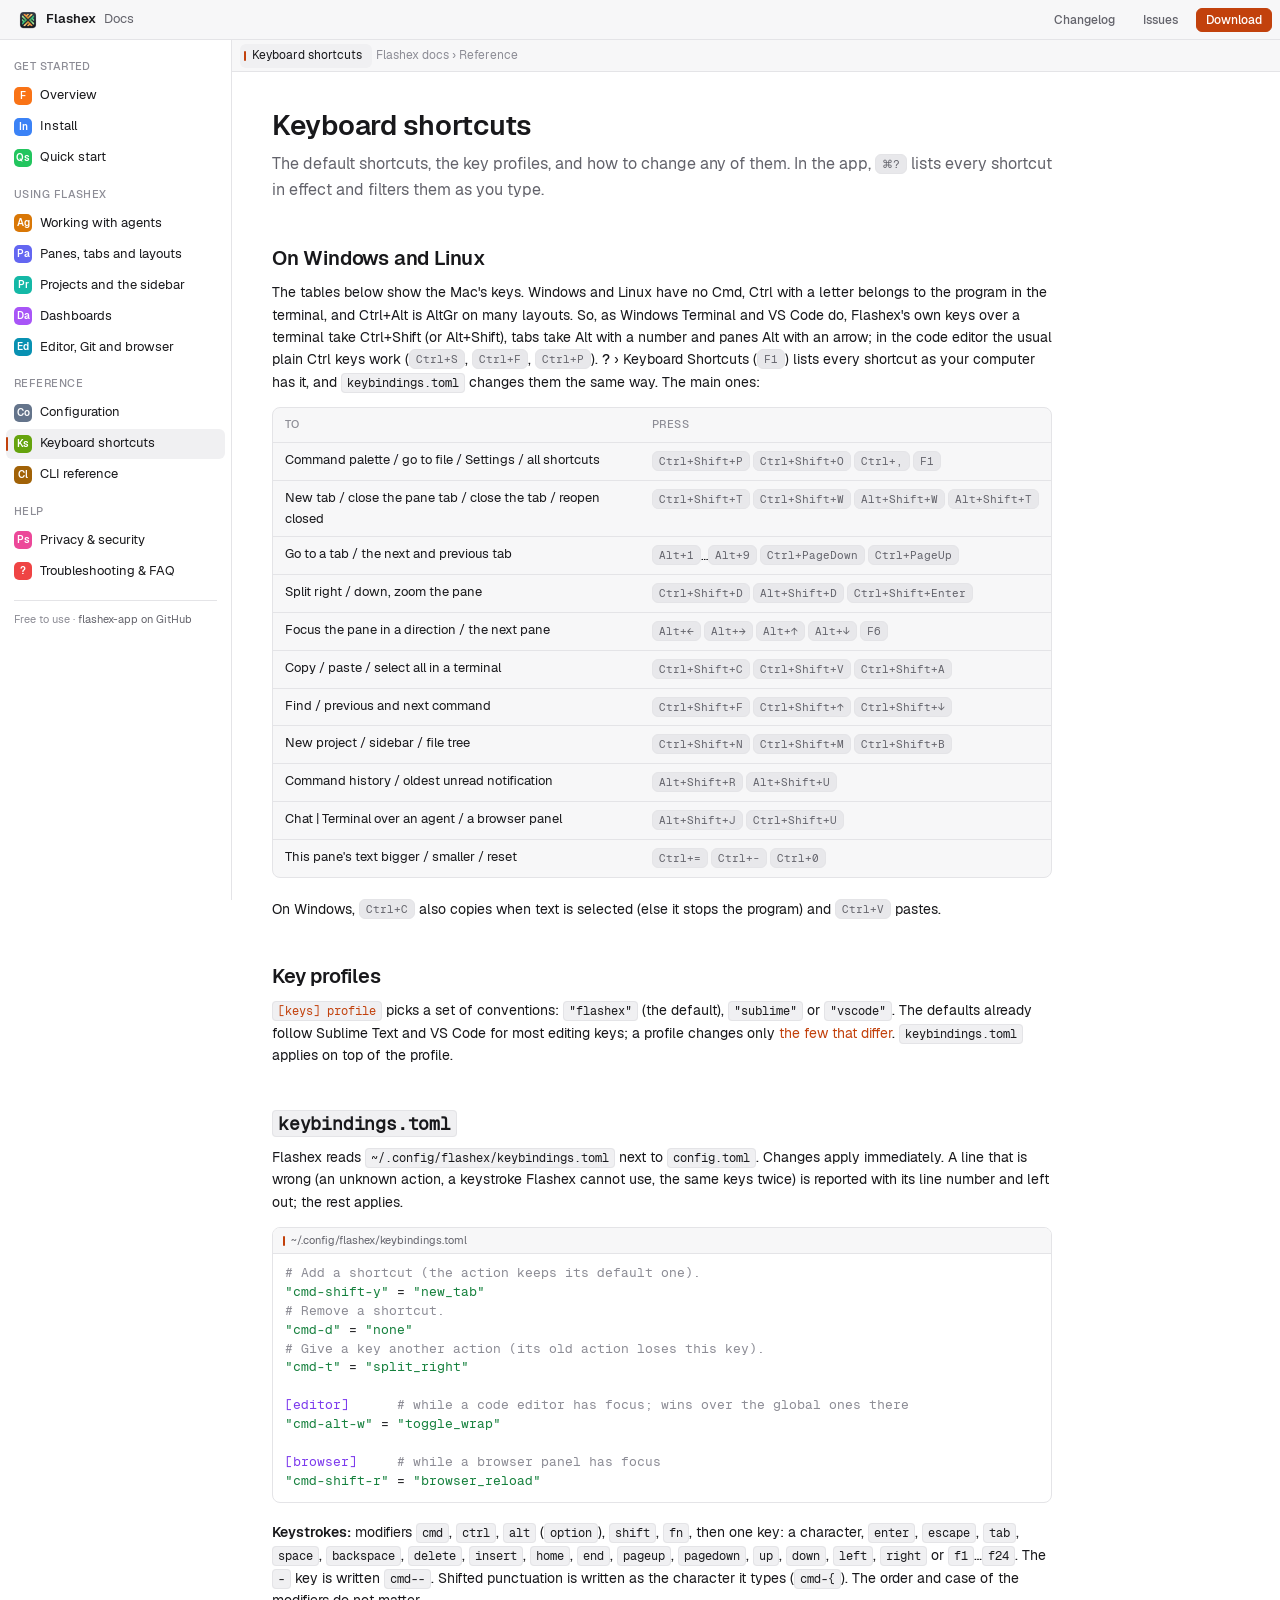
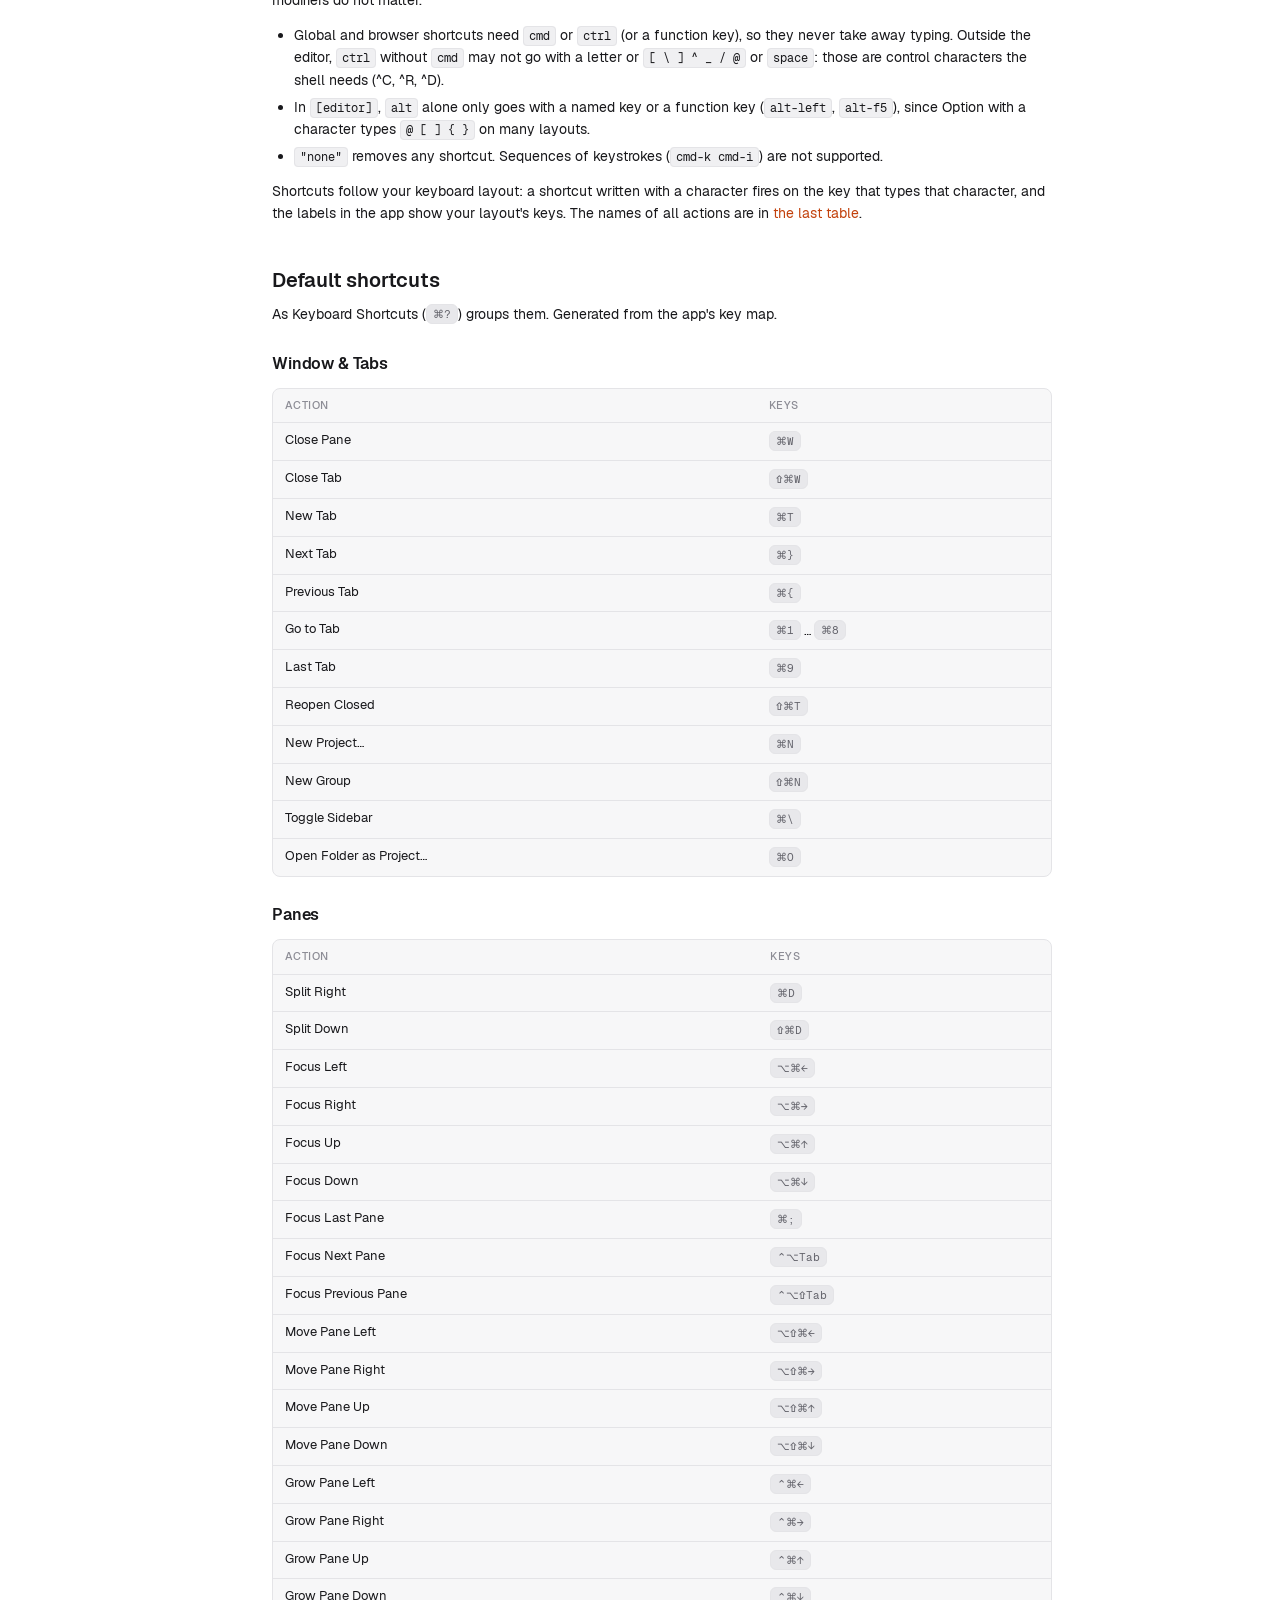
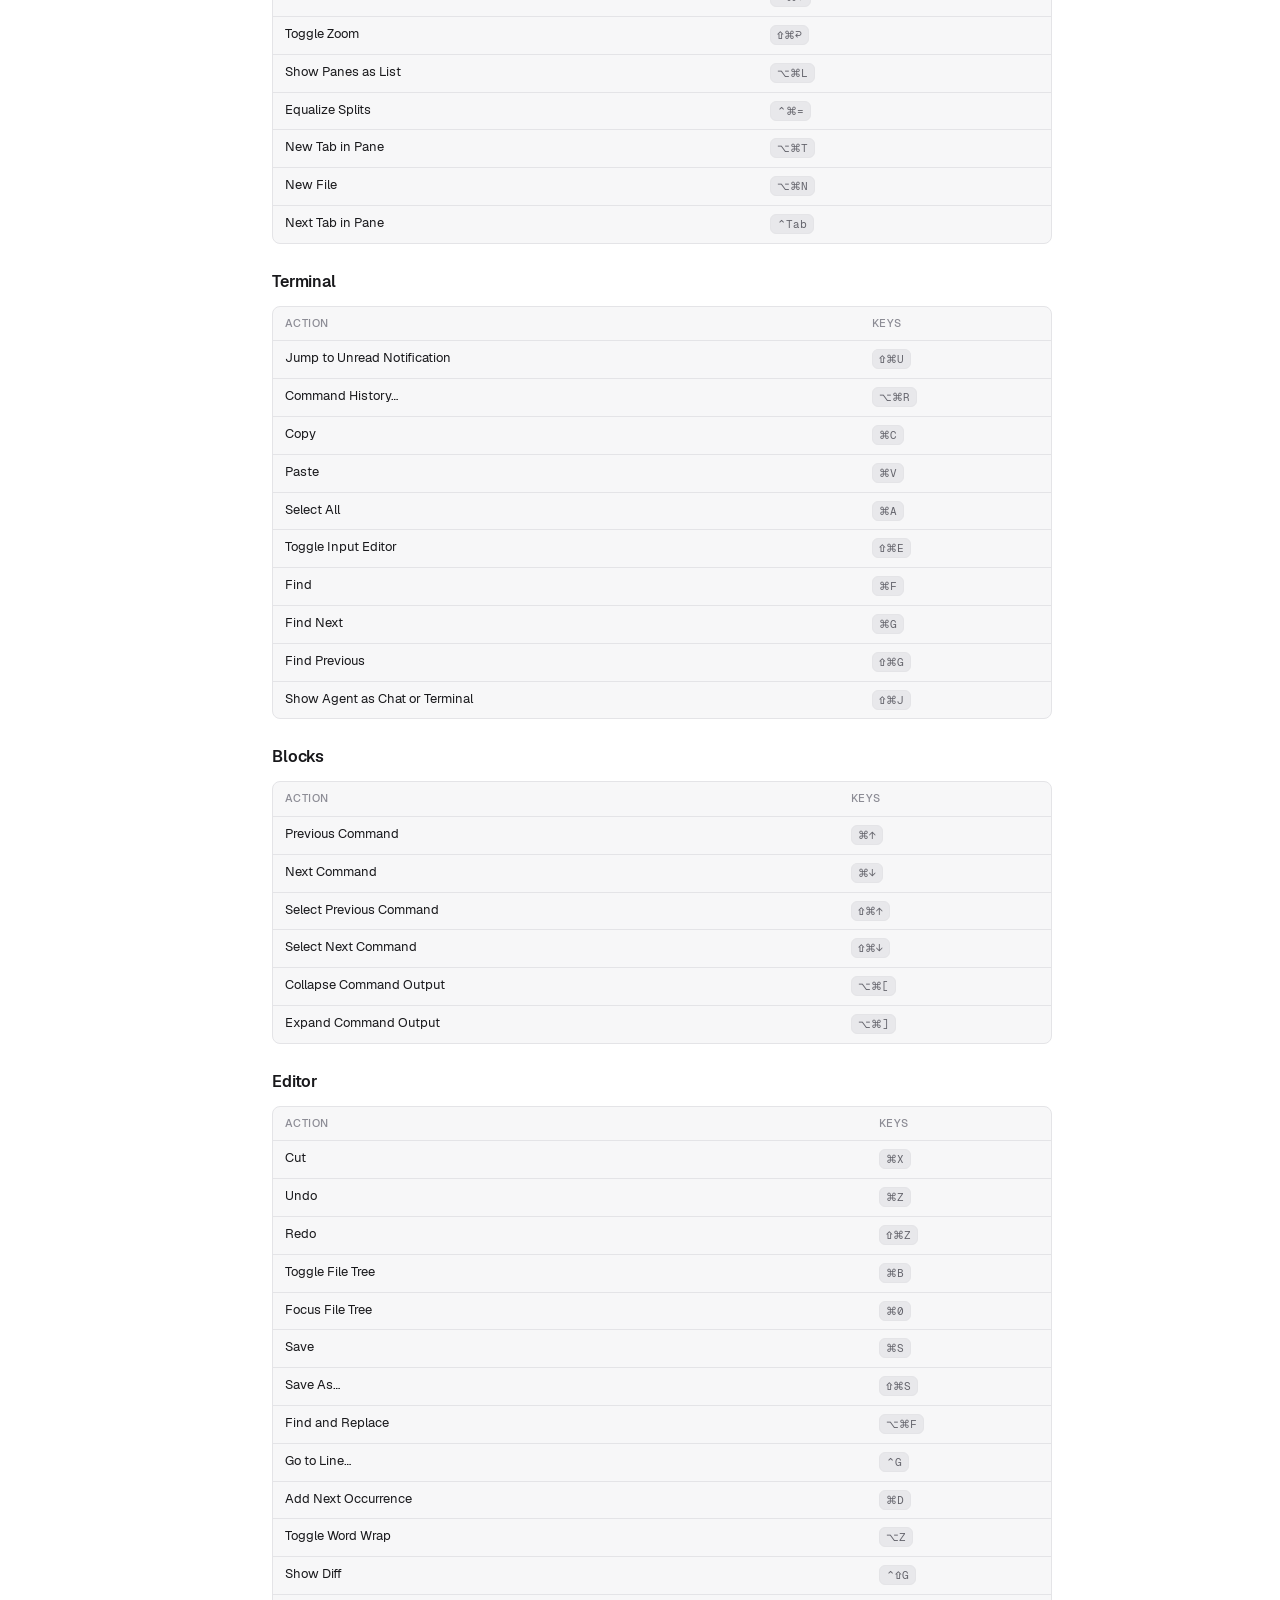
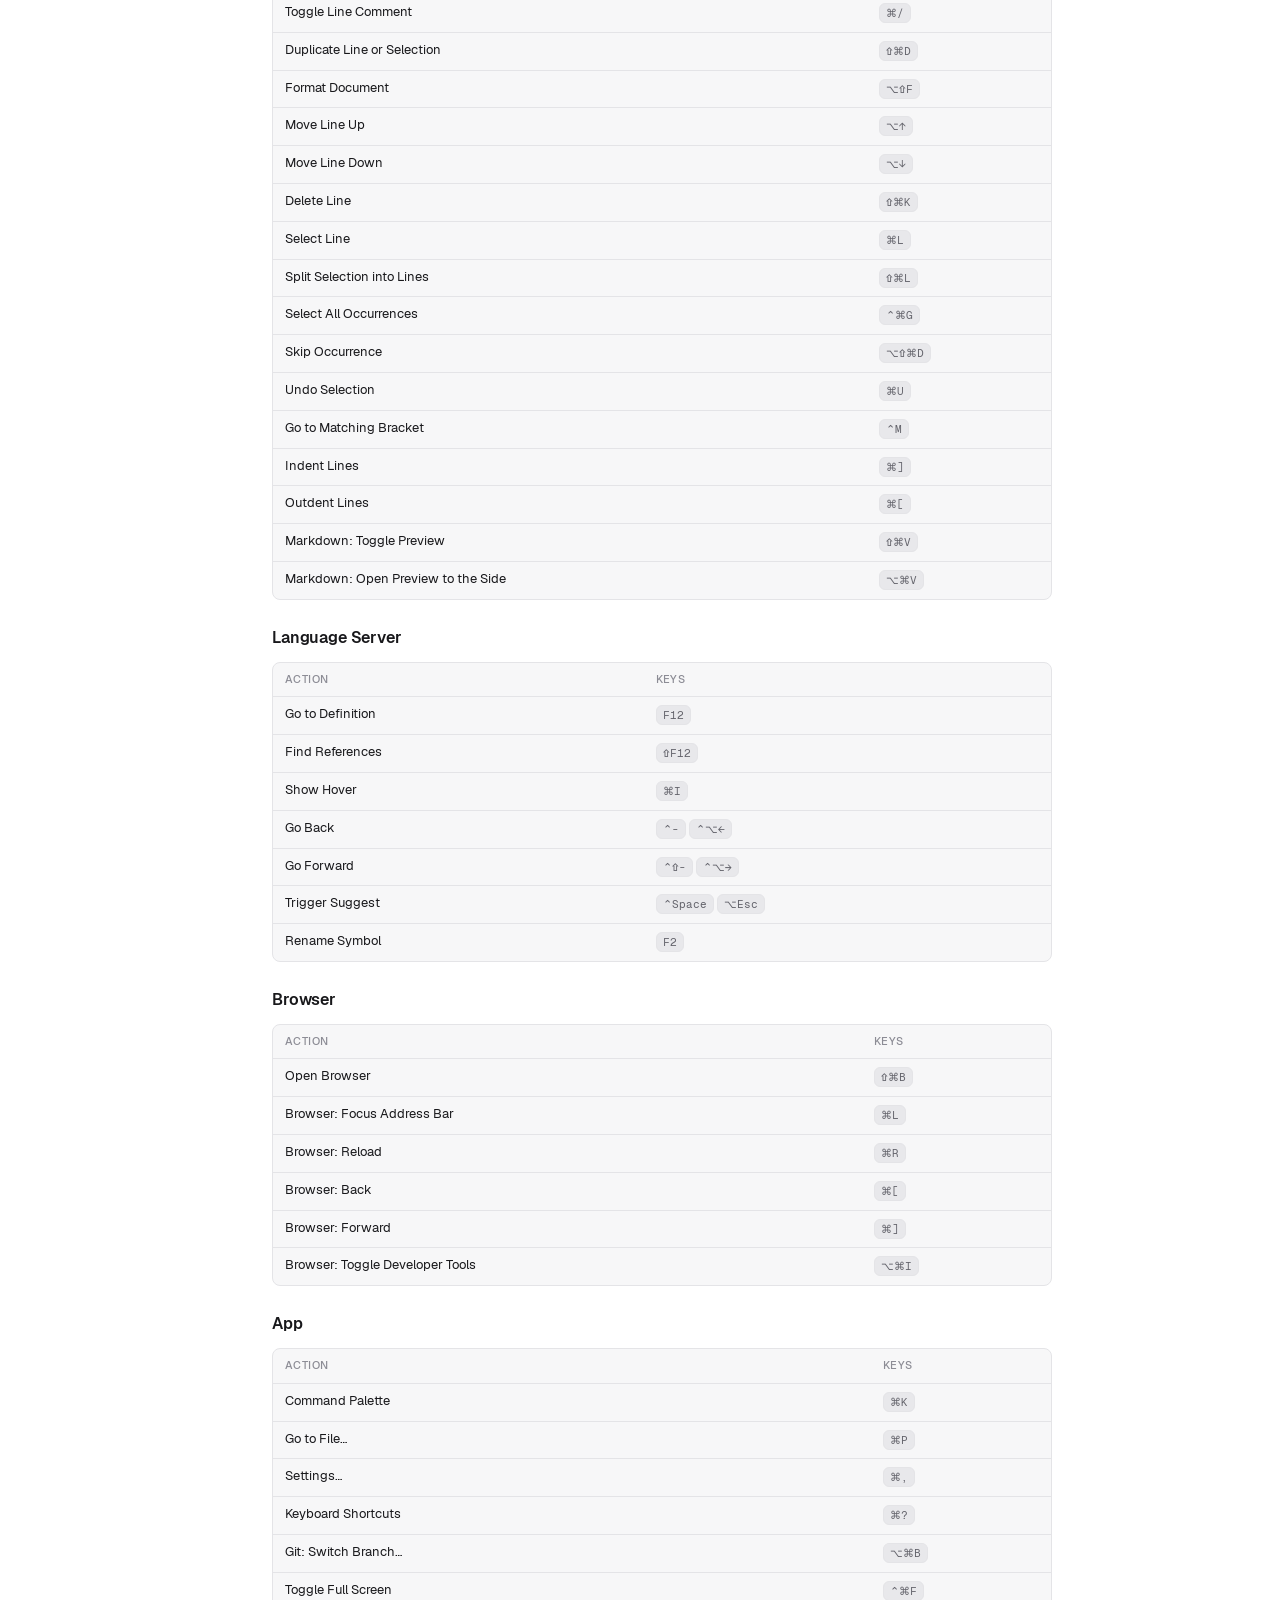
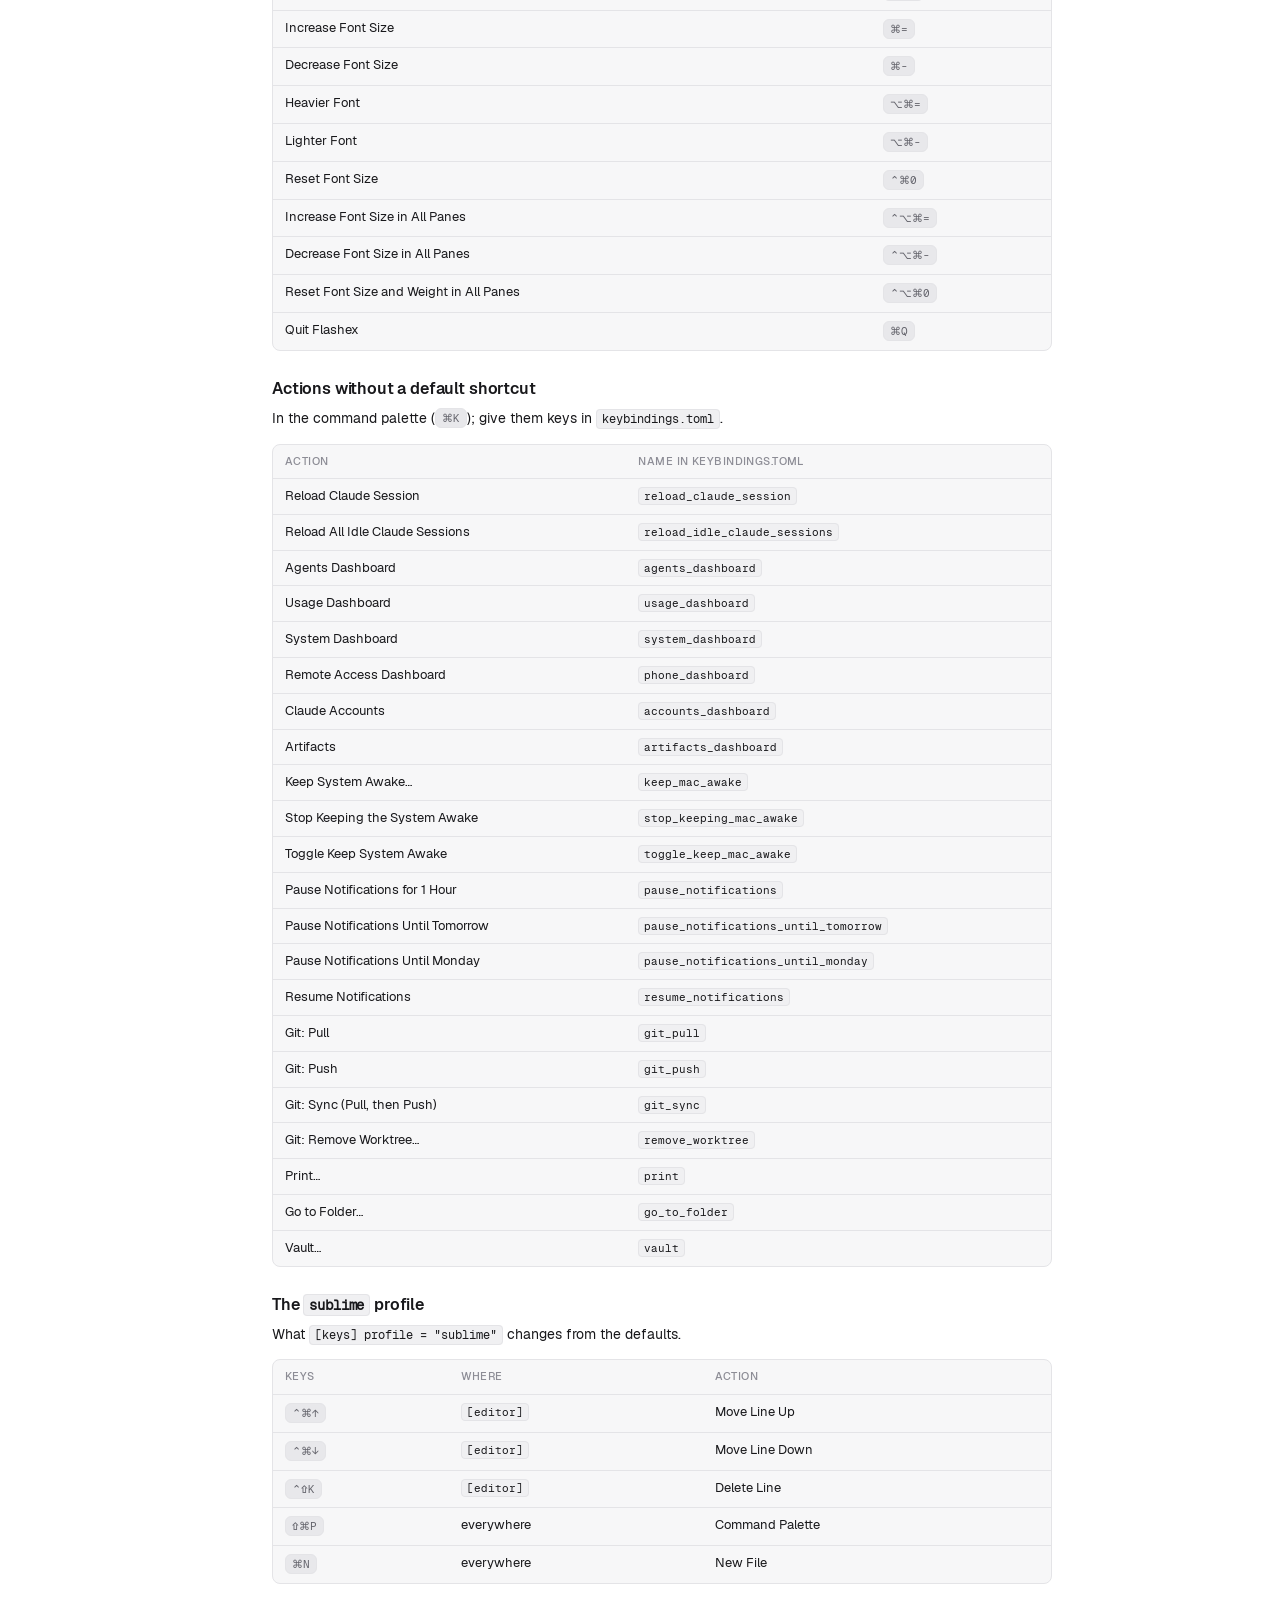
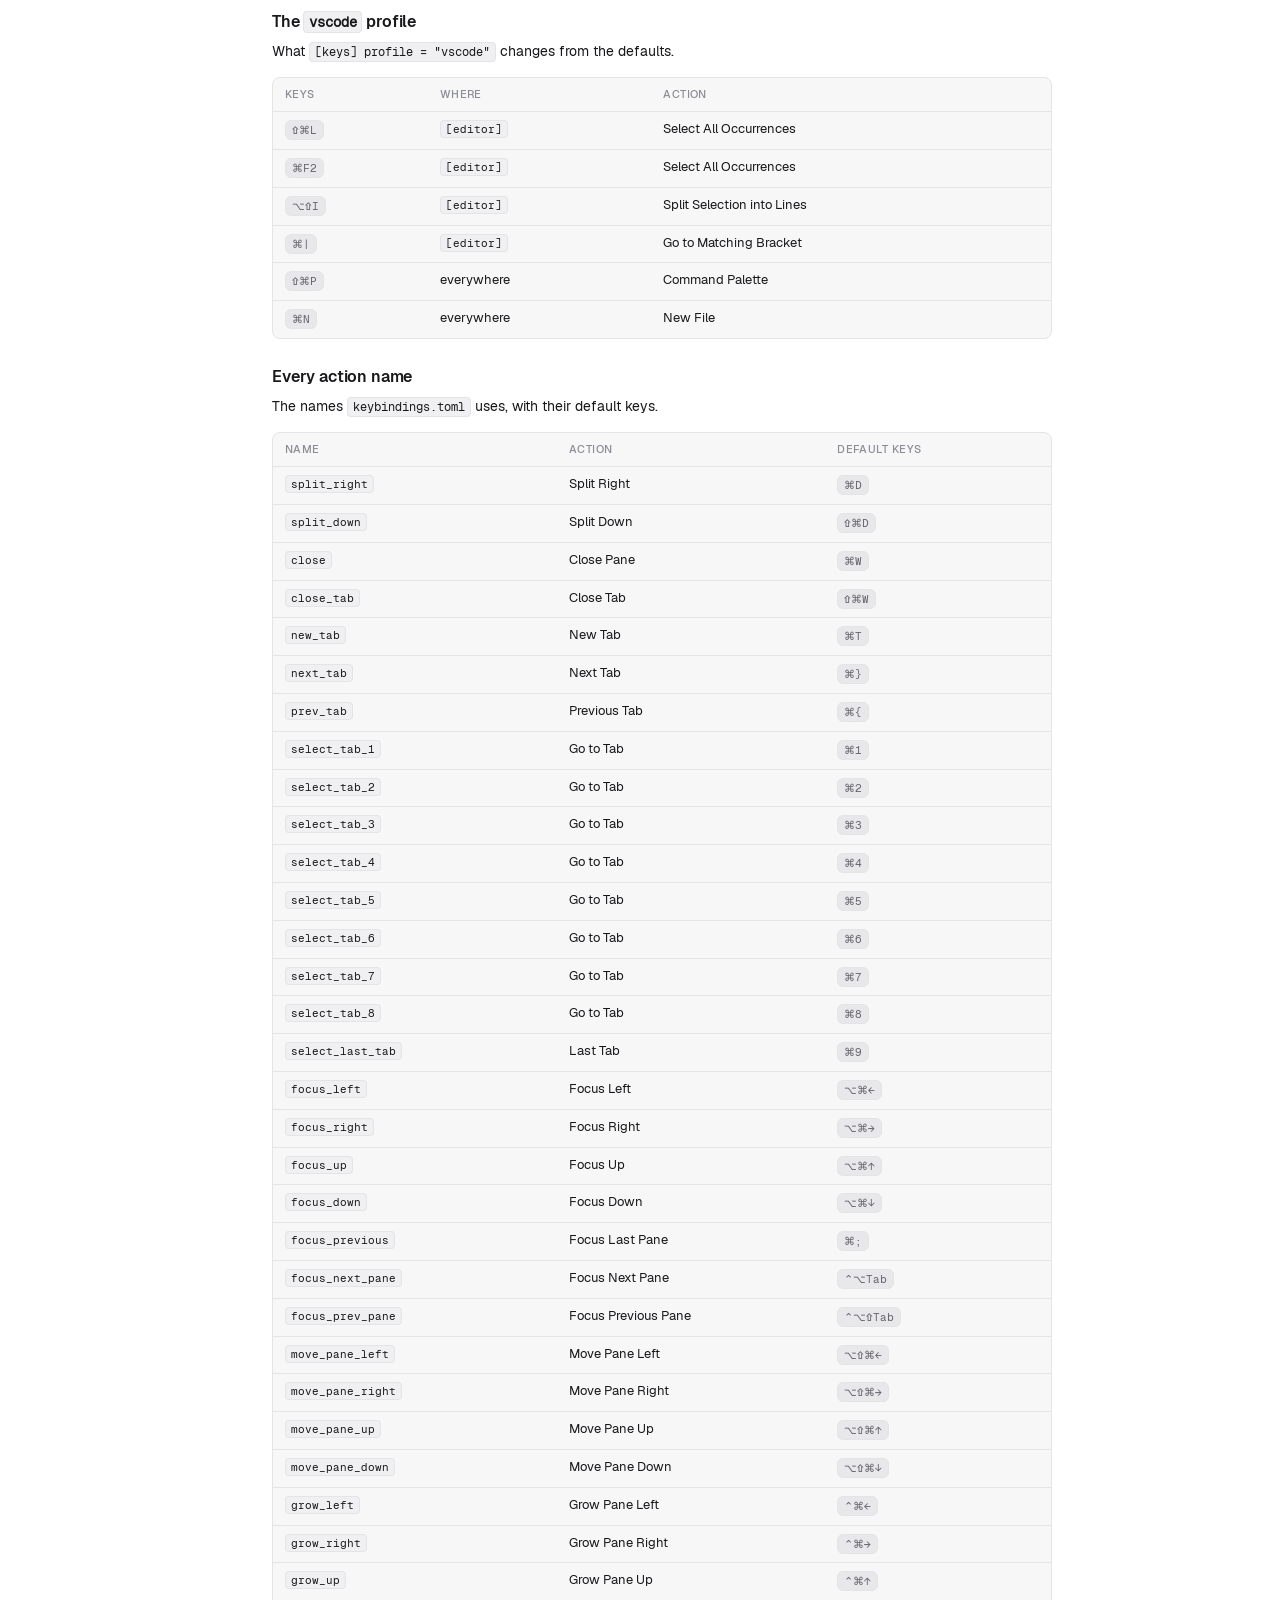
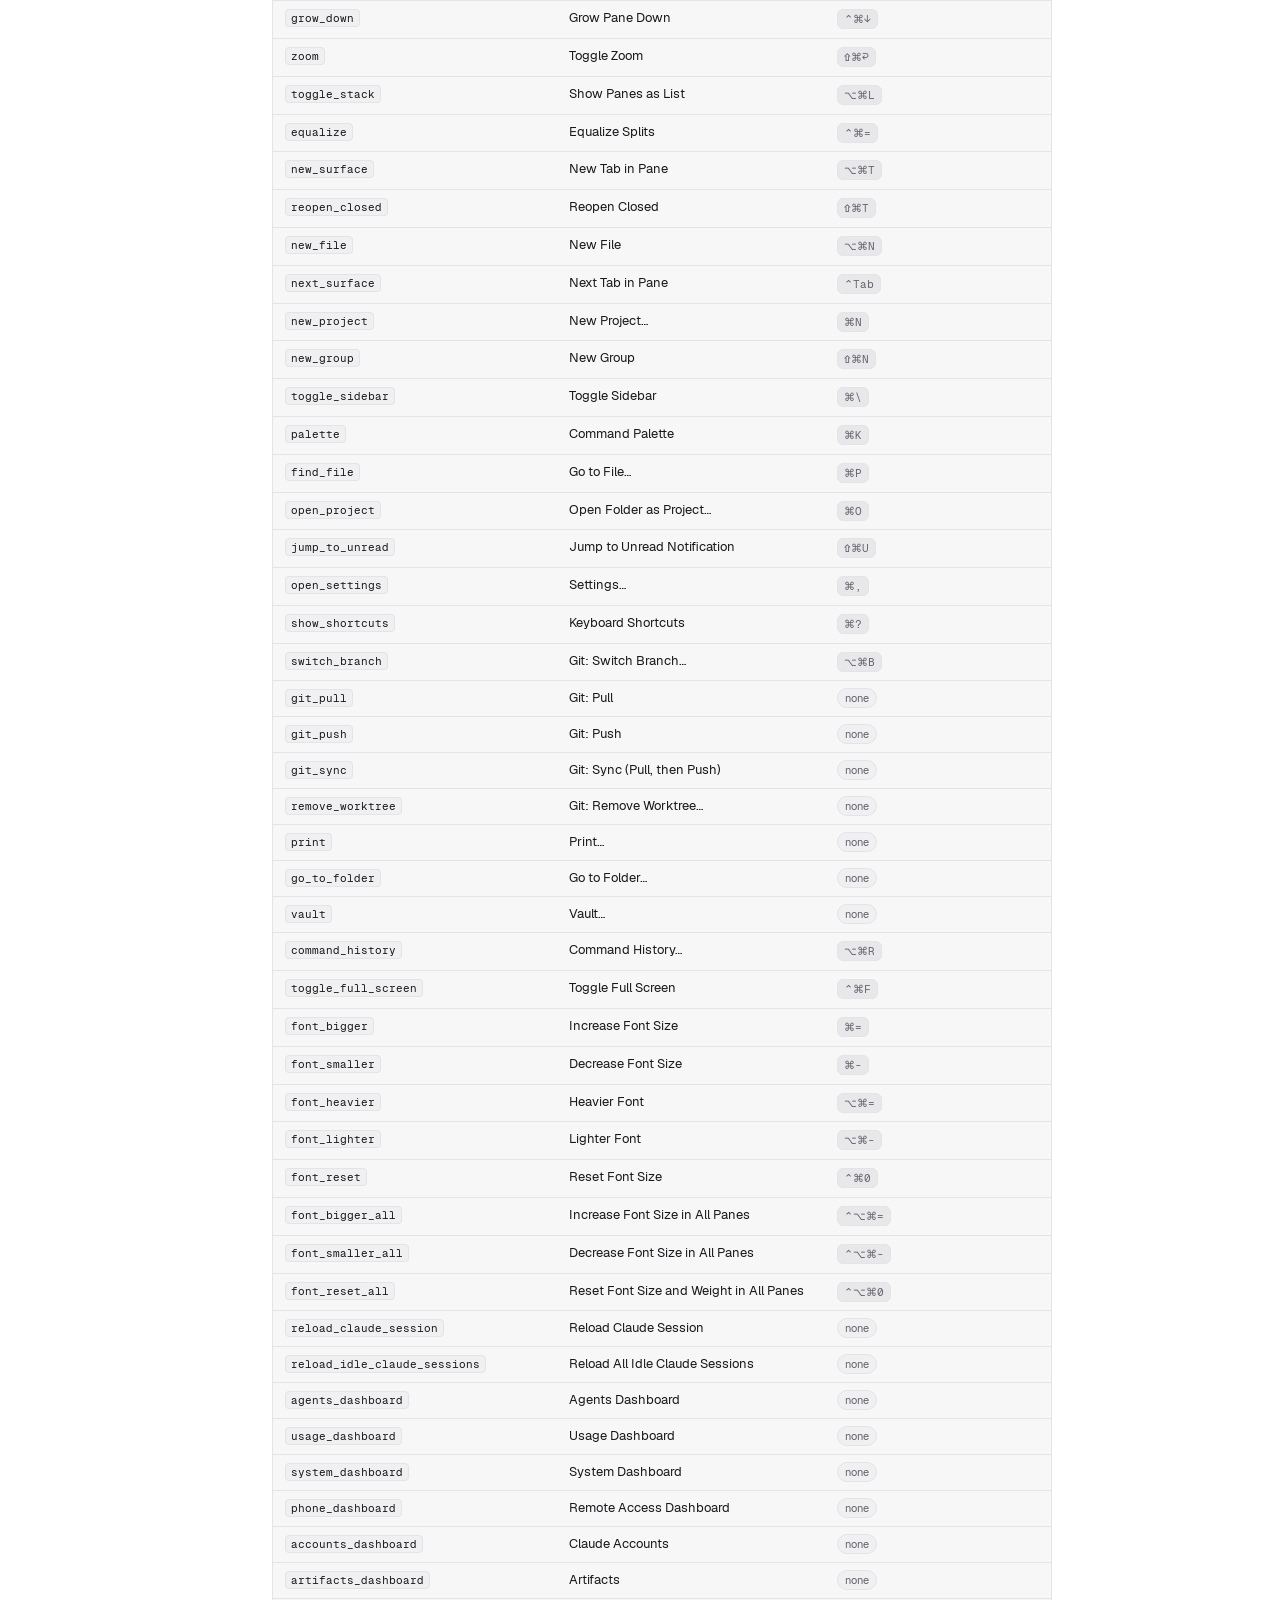
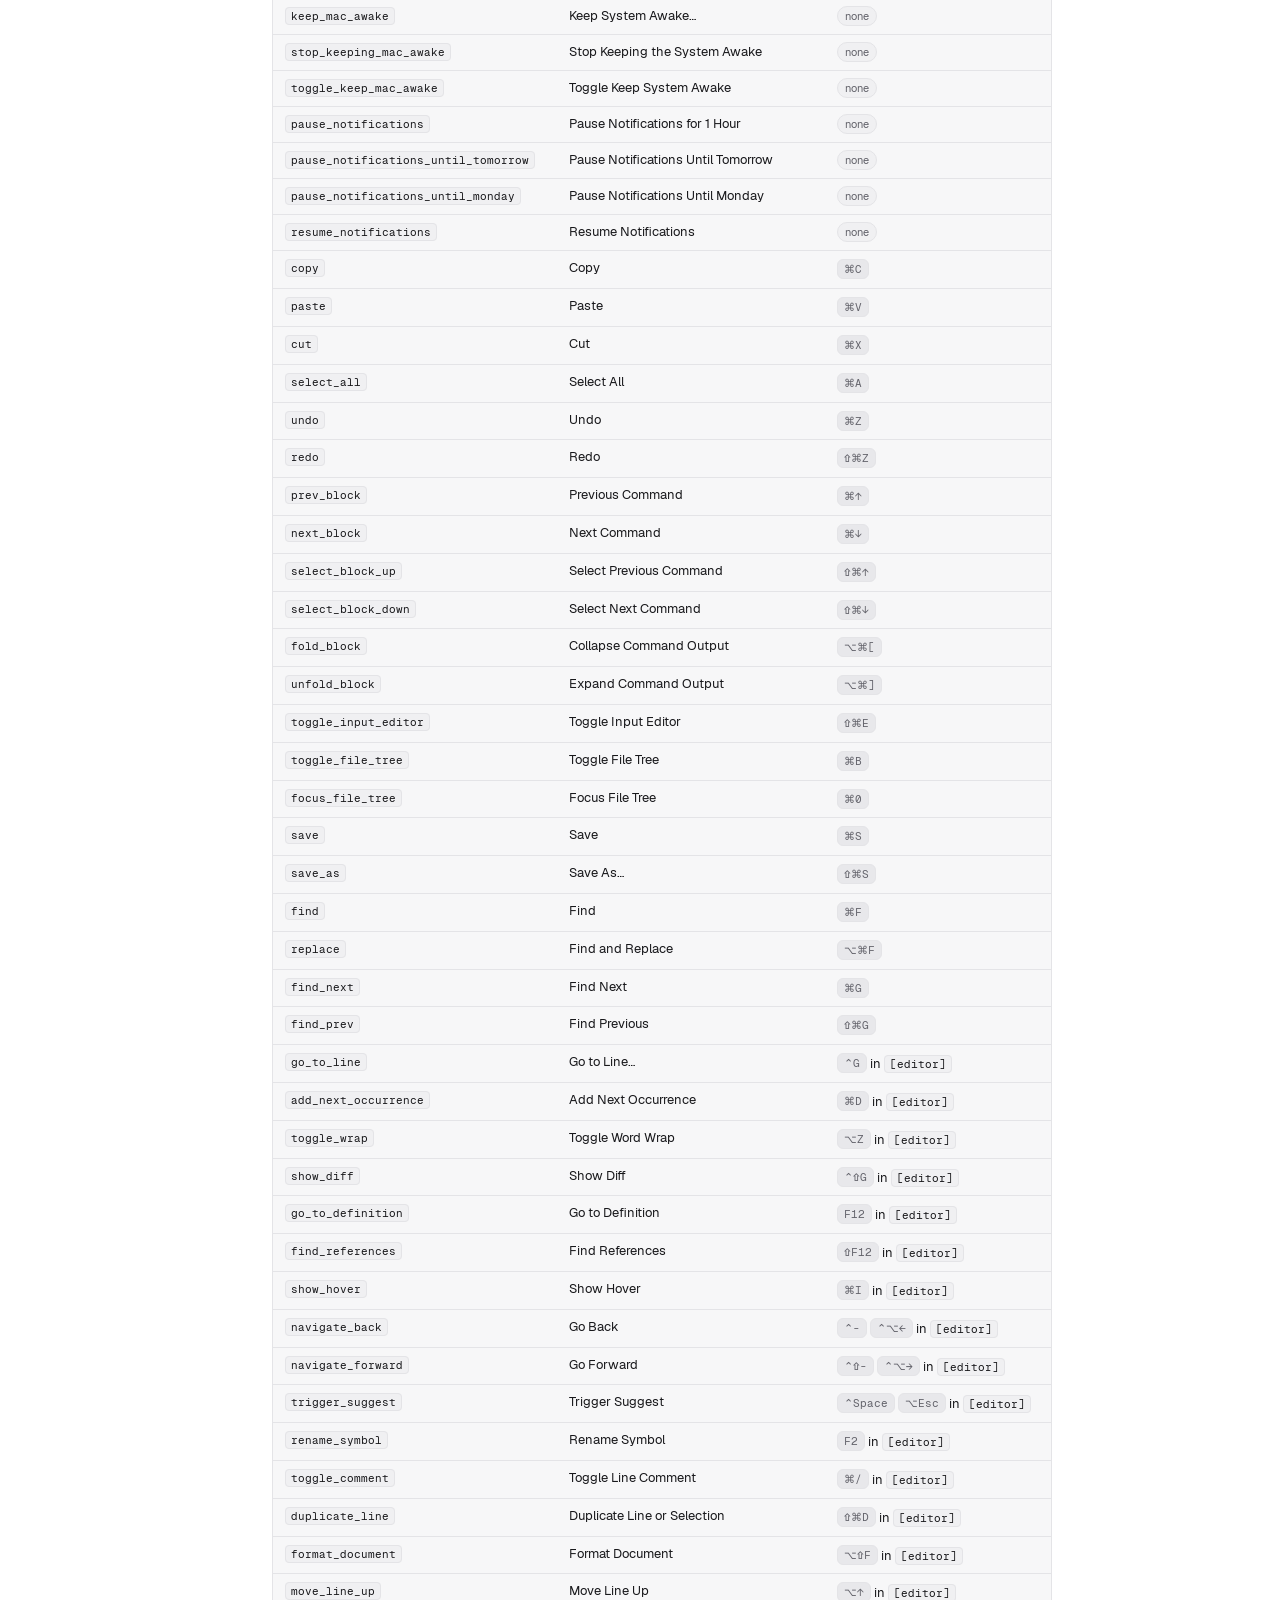
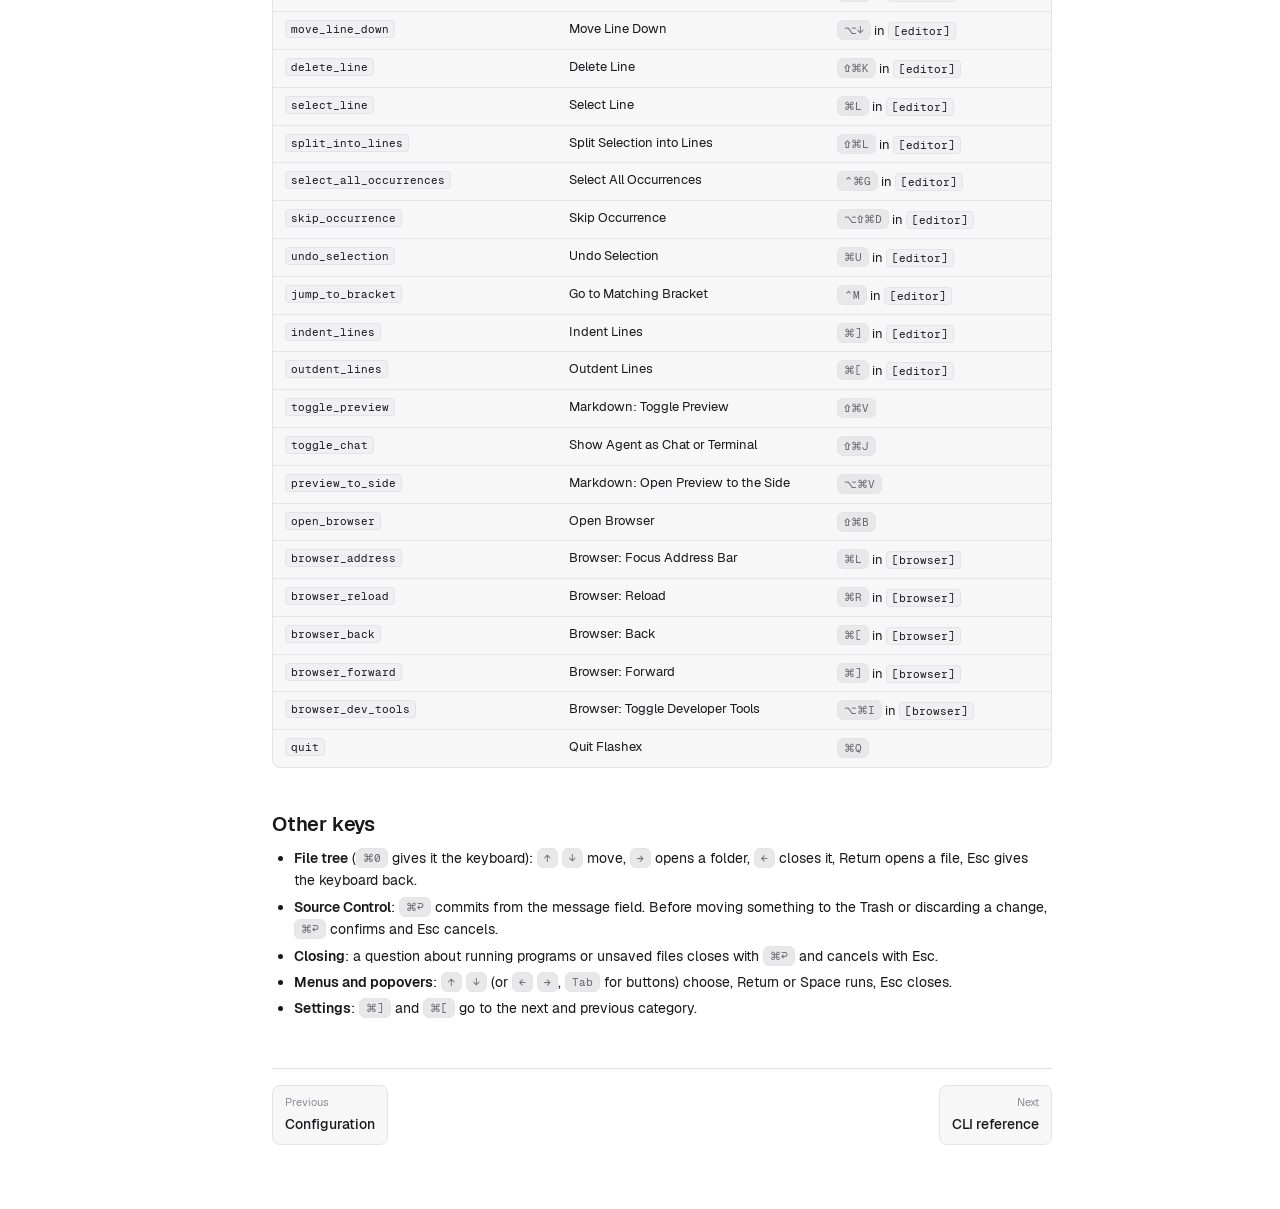
<file: docs/shortcuts.html>
<!doctype html>
<!-- generated:head -->
<html lang="en">
<head>
<meta charset="utf-8">
<meta name="viewport" content="width=device-width, initial-scale=1">
<meta name="color-scheme" content="dark light">
<title>Keyboard shortcuts · Flashex docs</title>
<meta name="description" content="Every default shortcut, the key profiles and keybindings.toml.">
<link rel="icon" href="screenshots/icon.png">
<link rel="stylesheet" href="assets/docs.css">
</head>
<body>
<header class="titlebar">
<button class="btn nav-toggle" type="button" aria-label="Show the pages" aria-expanded="false"><svg viewBox="0 0 16 16" fill="none" stroke="currentColor" stroke-width="1.4" aria-hidden="true"><rect x="1.5" y="2.5" width="13" height="11" rx="2"/><path d="M6 2.5v11"/></svg></button>
<a class="brand" href="index.html"><img src="screenshots/icon.png" alt="">Flashex <span class="sub">Docs</span></a>
<span class="spacer"></span>
<a class="btn wide" href="https://github.com/palo-kunovsky-flash/flashex-app/blob/main/CHANGELOG.md">Changelog</a>
<a class="btn wide" href="https://github.com/palo-kunovsky-flash/flashex-app/issues">Issues</a>
<a class="btn primary" href="https://github.com/palo-kunovsky-flash/flashex-app/releases/latest/download/Flashex-macOS-arm64.dmg">Download</a>
</header>
<nav class="sidebar" aria-label="Pages">
<div class="group">Get started</div>
<a class="row" href="index.html"><span class="badge c-orange">F</span>Overview</a>
<a class="row" href="install.html"><span class="badge c-blue">In</span>Install</a>
<a class="row" href="quick-start.html"><span class="badge c-green">Qs</span>Quick start</a>
<div class="group">Using Flashex</div>
<a class="row" href="agents.html"><span class="badge c-amber">Ag</span>Working with agents</a>
<a class="row" href="panes.html"><span class="badge c-indigo">Pa</span>Panes, tabs and layouts</a>
<a class="row" href="projects.html"><span class="badge c-teal">Pr</span>Projects and the sidebar</a>
<a class="row" href="dashboards.html"><span class="badge c-purple">Da</span>Dashboards</a>
<a class="row" href="editor.html"><span class="badge c-cyan">Ed</span>Editor, Git and browser</a>
<div class="group">Reference</div>
<a class="row" href="configuration.html"><span class="badge c-slate">Co</span>Configuration</a>
<a class="row active" aria-current="page" href="shortcuts.html"><span class="badge c-lime">Ks</span>Keyboard shortcuts</a>
<a class="row" href="cli.html"><span class="badge c-brown">Cl</span>CLI reference</a>
<div class="group">Help</div>
<a class="row" href="privacy.html"><span class="badge c-pink">Ps</span>Privacy &amp; security</a>
<a class="row" href="troubleshooting.html"><span class="badge c-red">?</span>Troubleshooting &amp; FAQ</a>
<div class="foot">Free to use · <a href="https://github.com/palo-kunovsky-flash/flashex-app">flashex-app on GitHub</a></div>
</nav>
<main class="pane">
<div class="pane-tabs"><span class="pane-tab">Keyboard shortcuts</span><span class="crumb">Flashex docs › Reference</span></div>
<article class="content">
<!-- /generated:head -->
<h1>Keyboard shortcuts</h1>
<p class="lede">The default shortcuts, the key profiles, and how to change any of them. In the app, <kbd>⌘?</kbd> lists every shortcut in effect and filters them as you type.</p>

<h2 id="pc">On Windows and Linux</h2>
<p>The tables below show the Mac's keys. Windows and Linux have no Cmd, Ctrl with a letter belongs to the program in the terminal, and Ctrl+Alt is AltGr on many layouts. So, as Windows Terminal and VS Code do, Flashex's own keys over a terminal take Ctrl+Shift (or Alt+Shift), tabs take Alt with a number and panes Alt with an arrow; in the code editor the usual plain Ctrl keys work (<kbd>Ctrl+S</kbd>, <kbd>Ctrl+F</kbd>, <kbd>Ctrl+P</kbd>). <span class="ui">?</span> › Keyboard Shortcuts (<kbd>F1</kbd>) lists every shortcut as your computer has it, and <code>keybindings.toml</code> changes them the same way. The main ones:</p>
<div class="table-wrap"><table>
<thead><tr><th>To</th><th>Press</th></tr></thead>
<tbody>
<tr><td>Command palette / go to file / Settings / all shortcuts</td><td class="keys"><kbd>Ctrl+Shift+P</kbd> <kbd>Ctrl+Shift+O</kbd> <kbd>Ctrl+,</kbd> <kbd>F1</kbd></td></tr>
<tr><td>New tab / close the pane tab / close the tab / reopen closed</td><td class="keys"><kbd>Ctrl+Shift+T</kbd> <kbd>Ctrl+Shift+W</kbd> <kbd>Alt+Shift+W</kbd> <kbd>Alt+Shift+T</kbd></td></tr>
<tr><td>Go to a tab / the next and previous tab</td><td class="keys"><kbd>Alt+1</kbd>…<kbd>Alt+9</kbd> <kbd>Ctrl+PageDown</kbd> <kbd>Ctrl+PageUp</kbd></td></tr>
<tr><td>Split right / down, zoom the pane</td><td class="keys"><kbd>Ctrl+Shift+D</kbd> <kbd>Alt+Shift+D</kbd> <kbd>Ctrl+Shift+Enter</kbd></td></tr>
<tr><td>Focus the pane in a direction / the next pane</td><td class="keys"><kbd>Alt+←</kbd> <kbd>Alt+→</kbd> <kbd>Alt+↑</kbd> <kbd>Alt+↓</kbd> <kbd>F6</kbd></td></tr>
<tr><td>Copy / paste / select all in a terminal</td><td class="keys"><kbd>Ctrl+Shift+C</kbd> <kbd>Ctrl+Shift+V</kbd> <kbd>Ctrl+Shift+A</kbd></td></tr>
<tr><td>Find / previous and next command</td><td class="keys"><kbd>Ctrl+Shift+F</kbd> <kbd>Ctrl+Shift+↑</kbd> <kbd>Ctrl+Shift+↓</kbd></td></tr>
<tr><td>New project / sidebar / file tree</td><td class="keys"><kbd>Ctrl+Shift+N</kbd> <kbd>Ctrl+Shift+M</kbd> <kbd>Ctrl+Shift+B</kbd></td></tr>
<tr><td>Command history / oldest unread notification</td><td class="keys"><kbd>Alt+Shift+R</kbd> <kbd>Alt+Shift+U</kbd></td></tr>
<tr><td>Chat | Terminal over an agent / a browser panel</td><td class="keys"><kbd>Alt+Shift+J</kbd> <kbd>Ctrl+Shift+U</kbd></td></tr>
<tr><td>This pane's text bigger / smaller / reset</td><td class="keys"><kbd>Ctrl+=</kbd> <kbd>Ctrl+-</kbd> <kbd>Ctrl+0</kbd></td></tr>
</tbody></table></div>
<p>On Windows, <kbd>Ctrl+C</kbd> also copies when text is selected (else it stops the program) and <kbd>Ctrl+V</kbd> pastes.</p>

<h2 id="profiles">Key profiles</h2>
<p><a href="configuration.html#cfg-keys-profile"><code>[keys] profile</code></a> picks a set of conventions: <code>"flashex"</code> (the default), <code>"sublime"</code> or <code>"vscode"</code>. The defaults already follow Sublime Text and VS Code for most editing keys; a profile changes only <a href="#profile-sublime">the few</a> <a href="#profile-vscode">that differ</a>. <code>keybindings.toml</code> applies on top of the profile.</p>

<h2 id="keybindings-toml"><code>keybindings.toml</code></h2>
<p>Flashex reads <code>~/.config/flashex/keybindings.toml</code> next to <code>config.toml</code>. Changes apply immediately. A line that is wrong (an unknown action, a keystroke Flashex cannot use, the same keys twice) is reported with its line number and left out; the rest applies.</p>
<div class="term"><div class="term-bar">~/.config/flashex/keybindings.toml</div><pre><code><span class="c"># Add a shortcut (the action keeps its default one).</span>
<span class="s">"cmd-shift-y"</span> = <span class="s">"new_tab"</span>
<span class="c"># Remove a shortcut.</span>
<span class="s">"cmd-d"</span> = <span class="s">"none"</span>
<span class="c"># Give a key another action (its old action loses this key).</span>
<span class="s">"cmd-t"</span> = <span class="s">"split_right"</span>

<span class="k">[editor]</span>      <span class="c"># while a code editor has focus; wins over the global ones there</span>
<span class="s">"cmd-alt-w"</span> = <span class="s">"toggle_wrap"</span>

<span class="k">[browser]</span>     <span class="c"># while a browser panel has focus</span>
<span class="s">"cmd-shift-r"</span> = <span class="s">"browser_reload"</span></code></pre></div>
<p><strong>Keystrokes:</strong> modifiers <code>cmd</code>, <code>ctrl</code>, <code>alt</code> (<code>option</code>), <code>shift</code>, <code>fn</code>, then one key: a character, <code>enter</code>, <code>escape</code>, <code>tab</code>, <code>space</code>, <code>backspace</code>, <code>delete</code>, <code>insert</code>, <code>home</code>, <code>end</code>, <code>pageup</code>, <code>pagedown</code>, <code>up</code>, <code>down</code>, <code>left</code>, <code>right</code> or <code>f1</code>…<code>f24</code>. The <code>-</code> key is written <code>cmd--</code>. Shifted punctuation is written as the character it types (<code>cmd-{</code>). The order and case of the modifiers do not matter.</p>
<ul>
<li>Global and browser shortcuts need <code>cmd</code> or <code>ctrl</code> (or a function key), so they never take away typing. Outside the editor, <code>ctrl</code> without <code>cmd</code> may not go with a letter or <code>[ \ ] ^ _ / @</code> or <code>space</code>: those are control characters the shell needs (^C, ^R, ^D).</li>
<li>In <code>[editor]</code>, <code>alt</code> alone only goes with a named key or a function key (<code>alt-left</code>, <code>alt-f5</code>), since Option with a character types <code>@ [ ] { }</code> on many layouts.</li>
<li><code>"none"</code> removes any shortcut. Sequences of keystrokes (<code>cmd-k cmd-i</code>) are not supported.</li>
</ul>
<p>Shortcuts follow your keyboard layout: a shortcut written with a character fires on the key that types that character, and the labels in the app show your layout's keys. The names of all actions are in <a href="#keys-actions">the last table</a>.</p>

<h2 id="defaults">Default shortcuts</h2>
<p>As Keyboard Shortcuts (<kbd>⌘?</kbd>) groups them. Generated from the app's key map.</p>
<!-- generated:shortcuts -->
<h3 id="keys-window-tabs">Window &amp; Tabs</h3>
<div class="table-wrap"><table>
<thead><tr><th>Action</th><th>Keys</th></tr></thead>
<tbody>
<tr><td>Close Pane</td><td class="keys"><kbd>⌘W</kbd></td></tr>
<tr><td>Close Tab</td><td class="keys"><kbd>⇧⌘W</kbd></td></tr>
<tr><td>New Tab</td><td class="keys"><kbd>⌘T</kbd></td></tr>
<tr><td>Next Tab</td><td class="keys"><kbd>⌘}</kbd></td></tr>
<tr><td>Previous Tab</td><td class="keys"><kbd>⌘{</kbd></td></tr>
<tr><td>Go to Tab</td><td class="keys"><kbd>⌘1</kbd> … <kbd>⌘8</kbd></td></tr>
<tr><td>Last Tab</td><td class="keys"><kbd>⌘9</kbd></td></tr>
<tr><td>Reopen Closed</td><td class="keys"><kbd>⇧⌘T</kbd></td></tr>
<tr><td>New Project…</td><td class="keys"><kbd>⌘N</kbd></td></tr>
<tr><td>New Group</td><td class="keys"><kbd>⇧⌘N</kbd></td></tr>
<tr><td>Toggle Sidebar</td><td class="keys"><kbd>⌘\</kbd></td></tr>
<tr><td>Open Folder as Project…</td><td class="keys"><kbd>⌘O</kbd></td></tr>
</tbody></table></div>
<h3 id="keys-panes">Panes</h3>
<div class="table-wrap"><table>
<thead><tr><th>Action</th><th>Keys</th></tr></thead>
<tbody>
<tr><td>Split Right</td><td class="keys"><kbd>⌘D</kbd></td></tr>
<tr><td>Split Down</td><td class="keys"><kbd>⇧⌘D</kbd></td></tr>
<tr><td>Focus Left</td><td class="keys"><kbd>⌥⌘←</kbd></td></tr>
<tr><td>Focus Right</td><td class="keys"><kbd>⌥⌘→</kbd></td></tr>
<tr><td>Focus Up</td><td class="keys"><kbd>⌥⌘↑</kbd></td></tr>
<tr><td>Focus Down</td><td class="keys"><kbd>⌥⌘↓</kbd></td></tr>
<tr><td>Focus Last Pane</td><td class="keys"><kbd>⌘;</kbd></td></tr>
<tr><td>Focus Next Pane</td><td class="keys"><kbd>⌃⌥Tab</kbd></td></tr>
<tr><td>Focus Previous Pane</td><td class="keys"><kbd>⌃⌥⇧Tab</kbd></td></tr>
<tr><td>Move Pane Left</td><td class="keys"><kbd>⌥⇧⌘←</kbd></td></tr>
<tr><td>Move Pane Right</td><td class="keys"><kbd>⌥⇧⌘→</kbd></td></tr>
<tr><td>Move Pane Up</td><td class="keys"><kbd>⌥⇧⌘↑</kbd></td></tr>
<tr><td>Move Pane Down</td><td class="keys"><kbd>⌥⇧⌘↓</kbd></td></tr>
<tr><td>Grow Pane Left</td><td class="keys"><kbd>⌃⌘←</kbd></td></tr>
<tr><td>Grow Pane Right</td><td class="keys"><kbd>⌃⌘→</kbd></td></tr>
<tr><td>Grow Pane Up</td><td class="keys"><kbd>⌃⌘↑</kbd></td></tr>
<tr><td>Grow Pane Down</td><td class="keys"><kbd>⌃⌘↓</kbd></td></tr>
<tr><td>Toggle Zoom</td><td class="keys"><kbd>⇧⌘↩</kbd></td></tr>
<tr><td>Show Panes as List</td><td class="keys"><kbd>⌥⌘L</kbd></td></tr>
<tr><td>Equalize Splits</td><td class="keys"><kbd>⌃⌘=</kbd></td></tr>
<tr><td>New Tab in Pane</td><td class="keys"><kbd>⌥⌘T</kbd></td></tr>
<tr><td>New File</td><td class="keys"><kbd>⌥⌘N</kbd></td></tr>
<tr><td>Next Tab in Pane</td><td class="keys"><kbd>⌃Tab</kbd></td></tr>
</tbody></table></div>
<h3 id="keys-terminal">Terminal</h3>
<div class="table-wrap"><table>
<thead><tr><th>Action</th><th>Keys</th></tr></thead>
<tbody>
<tr><td>Jump to Unread Notification</td><td class="keys"><kbd>⇧⌘U</kbd></td></tr>
<tr><td>Command History…</td><td class="keys"><kbd>⌥⌘R</kbd></td></tr>
<tr><td>Copy</td><td class="keys"><kbd>⌘C</kbd></td></tr>
<tr><td>Paste</td><td class="keys"><kbd>⌘V</kbd></td></tr>
<tr><td>Select All</td><td class="keys"><kbd>⌘A</kbd></td></tr>
<tr><td>Toggle Input Editor</td><td class="keys"><kbd>⇧⌘E</kbd></td></tr>
<tr><td>Find</td><td class="keys"><kbd>⌘F</kbd></td></tr>
<tr><td>Find Next</td><td class="keys"><kbd>⌘G</kbd></td></tr>
<tr><td>Find Previous</td><td class="keys"><kbd>⇧⌘G</kbd></td></tr>
<tr><td>Show Agent as Chat or Terminal</td><td class="keys"><kbd>⇧⌘J</kbd></td></tr>
</tbody></table></div>
<h3 id="keys-blocks">Blocks</h3>
<div class="table-wrap"><table>
<thead><tr><th>Action</th><th>Keys</th></tr></thead>
<tbody>
<tr><td>Previous Command</td><td class="keys"><kbd>⌘↑</kbd></td></tr>
<tr><td>Next Command</td><td class="keys"><kbd>⌘↓</kbd></td></tr>
<tr><td>Select Previous Command</td><td class="keys"><kbd>⇧⌘↑</kbd></td></tr>
<tr><td>Select Next Command</td><td class="keys"><kbd>⇧⌘↓</kbd></td></tr>
<tr><td>Collapse Command Output</td><td class="keys"><kbd>⌥⌘[</kbd></td></tr>
<tr><td>Expand Command Output</td><td class="keys"><kbd>⌥⌘]</kbd></td></tr>
</tbody></table></div>
<h3 id="keys-editor">Editor</h3>
<div class="table-wrap"><table>
<thead><tr><th>Action</th><th>Keys</th></tr></thead>
<tbody>
<tr><td>Cut</td><td class="keys"><kbd>⌘X</kbd></td></tr>
<tr><td>Undo</td><td class="keys"><kbd>⌘Z</kbd></td></tr>
<tr><td>Redo</td><td class="keys"><kbd>⇧⌘Z</kbd></td></tr>
<tr><td>Toggle File Tree</td><td class="keys"><kbd>⌘B</kbd></td></tr>
<tr><td>Focus File Tree</td><td class="keys"><kbd>⌘0</kbd></td></tr>
<tr><td>Save</td><td class="keys"><kbd>⌘S</kbd></td></tr>
<tr><td>Save As…</td><td class="keys"><kbd>⇧⌘S</kbd></td></tr>
<tr><td>Find and Replace</td><td class="keys"><kbd>⌥⌘F</kbd></td></tr>
<tr><td>Go to Line…</td><td class="keys"><kbd>⌃G</kbd></td></tr>
<tr><td>Add Next Occurrence</td><td class="keys"><kbd>⌘D</kbd></td></tr>
<tr><td>Toggle Word Wrap</td><td class="keys"><kbd>⌥Z</kbd></td></tr>
<tr><td>Show Diff</td><td class="keys"><kbd>⌃⇧G</kbd></td></tr>
<tr><td>Toggle Line Comment</td><td class="keys"><kbd>⌘/</kbd></td></tr>
<tr><td>Duplicate Line or Selection</td><td class="keys"><kbd>⇧⌘D</kbd></td></tr>
<tr><td>Format Document</td><td class="keys"><kbd>⌥⇧F</kbd></td></tr>
<tr><td>Move Line Up</td><td class="keys"><kbd>⌥↑</kbd></td></tr>
<tr><td>Move Line Down</td><td class="keys"><kbd>⌥↓</kbd></td></tr>
<tr><td>Delete Line</td><td class="keys"><kbd>⇧⌘K</kbd></td></tr>
<tr><td>Select Line</td><td class="keys"><kbd>⌘L</kbd></td></tr>
<tr><td>Split Selection into Lines</td><td class="keys"><kbd>⇧⌘L</kbd></td></tr>
<tr><td>Select All Occurrences</td><td class="keys"><kbd>⌃⌘G</kbd></td></tr>
<tr><td>Skip Occurrence</td><td class="keys"><kbd>⌥⇧⌘D</kbd></td></tr>
<tr><td>Undo Selection</td><td class="keys"><kbd>⌘U</kbd></td></tr>
<tr><td>Go to Matching Bracket</td><td class="keys"><kbd>⌃M</kbd></td></tr>
<tr><td>Indent Lines</td><td class="keys"><kbd>⌘]</kbd></td></tr>
<tr><td>Outdent Lines</td><td class="keys"><kbd>⌘[</kbd></td></tr>
<tr><td>Markdown: Toggle Preview</td><td class="keys"><kbd>⇧⌘V</kbd></td></tr>
<tr><td>Markdown: Open Preview to the Side</td><td class="keys"><kbd>⌥⌘V</kbd></td></tr>
</tbody></table></div>
<h3 id="keys-language-server">Language Server</h3>
<div class="table-wrap"><table>
<thead><tr><th>Action</th><th>Keys</th></tr></thead>
<tbody>
<tr><td>Go to Definition</td><td class="keys"><kbd>F12</kbd></td></tr>
<tr><td>Find References</td><td class="keys"><kbd>⇧F12</kbd></td></tr>
<tr><td>Show Hover</td><td class="keys"><kbd>⌘I</kbd></td></tr>
<tr><td>Go Back</td><td class="keys"><kbd>⌃-</kbd> <kbd>⌃⌥←</kbd></td></tr>
<tr><td>Go Forward</td><td class="keys"><kbd>⌃⇧-</kbd> <kbd>⌃⌥→</kbd></td></tr>
<tr><td>Trigger Suggest</td><td class="keys"><kbd>⌃Space</kbd> <kbd>⌥Esc</kbd></td></tr>
<tr><td>Rename Symbol</td><td class="keys"><kbd>F2</kbd></td></tr>
</tbody></table></div>
<h3 id="keys-browser">Browser</h3>
<div class="table-wrap"><table>
<thead><tr><th>Action</th><th>Keys</th></tr></thead>
<tbody>
<tr><td>Open Browser</td><td class="keys"><kbd>⇧⌘B</kbd></td></tr>
<tr><td>Browser: Focus Address Bar</td><td class="keys"><kbd>⌘L</kbd></td></tr>
<tr><td>Browser: Reload</td><td class="keys"><kbd>⌘R</kbd></td></tr>
<tr><td>Browser: Back</td><td class="keys"><kbd>⌘[</kbd></td></tr>
<tr><td>Browser: Forward</td><td class="keys"><kbd>⌘]</kbd></td></tr>
<tr><td>Browser: Toggle Developer Tools</td><td class="keys"><kbd>⌥⌘I</kbd></td></tr>
</tbody></table></div>
<h3 id="keys-app">App</h3>
<div class="table-wrap"><table>
<thead><tr><th>Action</th><th>Keys</th></tr></thead>
<tbody>
<tr><td>Command Palette</td><td class="keys"><kbd>⌘K</kbd></td></tr>
<tr><td>Go to File…</td><td class="keys"><kbd>⌘P</kbd></td></tr>
<tr><td>Settings…</td><td class="keys"><kbd>⌘,</kbd></td></tr>
<tr><td>Keyboard Shortcuts</td><td class="keys"><kbd>⌘?</kbd></td></tr>
<tr><td>Git: Switch Branch…</td><td class="keys"><kbd>⌥⌘B</kbd></td></tr>
<tr><td>Toggle Full Screen</td><td class="keys"><kbd>⌃⌘F</kbd></td></tr>
<tr><td>Increase Font Size</td><td class="keys"><kbd>⌘=</kbd></td></tr>
<tr><td>Decrease Font Size</td><td class="keys"><kbd>⌘-</kbd></td></tr>
<tr><td>Heavier Font</td><td class="keys"><kbd>⌥⌘=</kbd></td></tr>
<tr><td>Lighter Font</td><td class="keys"><kbd>⌥⌘-</kbd></td></tr>
<tr><td>Reset Font Size</td><td class="keys"><kbd>⌃⌘0</kbd></td></tr>
<tr><td>Increase Font Size in All Panes</td><td class="keys"><kbd>⌃⌥⌘=</kbd></td></tr>
<tr><td>Decrease Font Size in All Panes</td><td class="keys"><kbd>⌃⌥⌘-</kbd></td></tr>
<tr><td>Reset Font Size and Weight in All Panes</td><td class="keys"><kbd>⌃⌥⌘0</kbd></td></tr>
<tr><td>Quit Flashex</td><td class="keys"><kbd>⌘Q</kbd></td></tr>
</tbody></table></div>
<h3 id="keys-no-default">Actions without a default shortcut</h3>
<p>In the command palette (<kbd>⌘K</kbd>); give them keys in <code>keybindings.toml</code>.</p>
<div class="table-wrap"><table>
<thead><tr><th>Action</th><th>Name in keybindings.toml</th></tr></thead>
<tbody>
<tr><td>Reload Claude Session</td><td><code>reload_claude_session</code></td></tr>
<tr><td>Reload All Idle Claude Sessions</td><td><code>reload_idle_claude_sessions</code></td></tr>
<tr><td>Agents Dashboard</td><td><code>agents_dashboard</code></td></tr>
<tr><td>Usage Dashboard</td><td><code>usage_dashboard</code></td></tr>
<tr><td>System Dashboard</td><td><code>system_dashboard</code></td></tr>
<tr><td>Remote Access Dashboard</td><td><code>phone_dashboard</code></td></tr>
<tr><td>Claude Accounts</td><td><code>accounts_dashboard</code></td></tr>
<tr><td>Artifacts</td><td><code>artifacts_dashboard</code></td></tr>
<tr><td>Keep System Awake…</td><td><code>keep_mac_awake</code></td></tr>
<tr><td>Stop Keeping the System Awake</td><td><code>stop_keeping_mac_awake</code></td></tr>
<tr><td>Toggle Keep System Awake</td><td><code>toggle_keep_mac_awake</code></td></tr>
<tr><td>Pause Notifications for 1 Hour</td><td><code>pause_notifications</code></td></tr>
<tr><td>Pause Notifications Until Tomorrow</td><td><code>pause_notifications_until_tomorrow</code></td></tr>
<tr><td>Pause Notifications Until Monday</td><td><code>pause_notifications_until_monday</code></td></tr>
<tr><td>Resume Notifications</td><td><code>resume_notifications</code></td></tr>
<tr><td>Git: Pull</td><td><code>git_pull</code></td></tr>
<tr><td>Git: Push</td><td><code>git_push</code></td></tr>
<tr><td>Git: Sync (Pull, then Push)</td><td><code>git_sync</code></td></tr>
<tr><td>Git: Remove Worktree…</td><td><code>remove_worktree</code></td></tr>
<tr><td>Print…</td><td><code>print</code></td></tr>
<tr><td>Go to Folder…</td><td><code>go_to_folder</code></td></tr>
<tr><td>Vault…</td><td><code>vault</code></td></tr>
</tbody></table></div>
<h3 id="profile-sublime">The <code>sublime</code> profile</h3>
<p>What <code>[keys] profile = "sublime"</code> changes from the defaults.</p>
<div class="table-wrap"><table>
<thead><tr><th>Keys</th><th>Where</th><th>Action</th></tr></thead>
<tbody>
<tr><td class="keys"><kbd>⌃⌘↑</kbd></td><td><code>[editor]</code></td><td>Move Line Up</td></tr>
<tr><td class="keys"><kbd>⌃⌘↓</kbd></td><td><code>[editor]</code></td><td>Move Line Down</td></tr>
<tr><td class="keys"><kbd>⌃⇧K</kbd></td><td><code>[editor]</code></td><td>Delete Line</td></tr>
<tr><td class="keys"><kbd>⇧⌘P</kbd></td><td>everywhere</td><td>Command Palette</td></tr>
<tr><td class="keys"><kbd>⌘N</kbd></td><td>everywhere</td><td>New File</td></tr>
</tbody></table></div>
<h3 id="profile-vscode">The <code>vscode</code> profile</h3>
<p>What <code>[keys] profile = "vscode"</code> changes from the defaults.</p>
<div class="table-wrap"><table>
<thead><tr><th>Keys</th><th>Where</th><th>Action</th></tr></thead>
<tbody>
<tr><td class="keys"><kbd>⇧⌘L</kbd></td><td><code>[editor]</code></td><td>Select All Occurrences</td></tr>
<tr><td class="keys"><kbd>⌘F2</kbd></td><td><code>[editor]</code></td><td>Select All Occurrences</td></tr>
<tr><td class="keys"><kbd>⌥⇧I</kbd></td><td><code>[editor]</code></td><td>Split Selection into Lines</td></tr>
<tr><td class="keys"><kbd>⌘|</kbd></td><td><code>[editor]</code></td><td>Go to Matching Bracket</td></tr>
<tr><td class="keys"><kbd>⇧⌘P</kbd></td><td>everywhere</td><td>Command Palette</td></tr>
<tr><td class="keys"><kbd>⌘N</kbd></td><td>everywhere</td><td>New File</td></tr>
</tbody></table></div>
<h3 id="keys-actions">Every action name</h3>
<p>The names <code>keybindings.toml</code> uses, with their default keys.</p>
<div class="table-wrap"><table>
<thead><tr><th>Name</th><th>Action</th><th>Default keys</th></tr></thead>
<tbody>
<tr id="action-split_right"><td><code>split_right</code></td><td>Split Right</td><td class="keys"><kbd>⌘D</kbd></td></tr>
<tr id="action-split_down"><td><code>split_down</code></td><td>Split Down</td><td class="keys"><kbd>⇧⌘D</kbd></td></tr>
<tr id="action-close"><td><code>close</code></td><td>Close Pane</td><td class="keys"><kbd>⌘W</kbd></td></tr>
<tr id="action-close_tab"><td><code>close_tab</code></td><td>Close Tab</td><td class="keys"><kbd>⇧⌘W</kbd></td></tr>
<tr id="action-new_tab"><td><code>new_tab</code></td><td>New Tab</td><td class="keys"><kbd>⌘T</kbd></td></tr>
<tr id="action-next_tab"><td><code>next_tab</code></td><td>Next Tab</td><td class="keys"><kbd>⌘}</kbd></td></tr>
<tr id="action-prev_tab"><td><code>prev_tab</code></td><td>Previous Tab</td><td class="keys"><kbd>⌘{</kbd></td></tr>
<tr id="action-select_tab_1"><td><code>select_tab_1</code></td><td>Go to Tab</td><td class="keys"><kbd>⌘1</kbd></td></tr>
<tr id="action-select_tab_2"><td><code>select_tab_2</code></td><td>Go to Tab</td><td class="keys"><kbd>⌘2</kbd></td></tr>
<tr id="action-select_tab_3"><td><code>select_tab_3</code></td><td>Go to Tab</td><td class="keys"><kbd>⌘3</kbd></td></tr>
<tr id="action-select_tab_4"><td><code>select_tab_4</code></td><td>Go to Tab</td><td class="keys"><kbd>⌘4</kbd></td></tr>
<tr id="action-select_tab_5"><td><code>select_tab_5</code></td><td>Go to Tab</td><td class="keys"><kbd>⌘5</kbd></td></tr>
<tr id="action-select_tab_6"><td><code>select_tab_6</code></td><td>Go to Tab</td><td class="keys"><kbd>⌘6</kbd></td></tr>
<tr id="action-select_tab_7"><td><code>select_tab_7</code></td><td>Go to Tab</td><td class="keys"><kbd>⌘7</kbd></td></tr>
<tr id="action-select_tab_8"><td><code>select_tab_8</code></td><td>Go to Tab</td><td class="keys"><kbd>⌘8</kbd></td></tr>
<tr id="action-select_last_tab"><td><code>select_last_tab</code></td><td>Last Tab</td><td class="keys"><kbd>⌘9</kbd></td></tr>
<tr id="action-focus_left"><td><code>focus_left</code></td><td>Focus Left</td><td class="keys"><kbd>⌥⌘←</kbd></td></tr>
<tr id="action-focus_right"><td><code>focus_right</code></td><td>Focus Right</td><td class="keys"><kbd>⌥⌘→</kbd></td></tr>
<tr id="action-focus_up"><td><code>focus_up</code></td><td>Focus Up</td><td class="keys"><kbd>⌥⌘↑</kbd></td></tr>
<tr id="action-focus_down"><td><code>focus_down</code></td><td>Focus Down</td><td class="keys"><kbd>⌥⌘↓</kbd></td></tr>
<tr id="action-focus_previous"><td><code>focus_previous</code></td><td>Focus Last Pane</td><td class="keys"><kbd>⌘;</kbd></td></tr>
<tr id="action-focus_next_pane"><td><code>focus_next_pane</code></td><td>Focus Next Pane</td><td class="keys"><kbd>⌃⌥Tab</kbd></td></tr>
<tr id="action-focus_prev_pane"><td><code>focus_prev_pane</code></td><td>Focus Previous Pane</td><td class="keys"><kbd>⌃⌥⇧Tab</kbd></td></tr>
<tr id="action-move_pane_left"><td><code>move_pane_left</code></td><td>Move Pane Left</td><td class="keys"><kbd>⌥⇧⌘←</kbd></td></tr>
<tr id="action-move_pane_right"><td><code>move_pane_right</code></td><td>Move Pane Right</td><td class="keys"><kbd>⌥⇧⌘→</kbd></td></tr>
<tr id="action-move_pane_up"><td><code>move_pane_up</code></td><td>Move Pane Up</td><td class="keys"><kbd>⌥⇧⌘↑</kbd></td></tr>
<tr id="action-move_pane_down"><td><code>move_pane_down</code></td><td>Move Pane Down</td><td class="keys"><kbd>⌥⇧⌘↓</kbd></td></tr>
<tr id="action-grow_left"><td><code>grow_left</code></td><td>Grow Pane Left</td><td class="keys"><kbd>⌃⌘←</kbd></td></tr>
<tr id="action-grow_right"><td><code>grow_right</code></td><td>Grow Pane Right</td><td class="keys"><kbd>⌃⌘→</kbd></td></tr>
<tr id="action-grow_up"><td><code>grow_up</code></td><td>Grow Pane Up</td><td class="keys"><kbd>⌃⌘↑</kbd></td></tr>
<tr id="action-grow_down"><td><code>grow_down</code></td><td>Grow Pane Down</td><td class="keys"><kbd>⌃⌘↓</kbd></td></tr>
<tr id="action-zoom"><td><code>zoom</code></td><td>Toggle Zoom</td><td class="keys"><kbd>⇧⌘↩</kbd></td></tr>
<tr id="action-toggle_stack"><td><code>toggle_stack</code></td><td>Show Panes as List</td><td class="keys"><kbd>⌥⌘L</kbd></td></tr>
<tr id="action-equalize"><td><code>equalize</code></td><td>Equalize Splits</td><td class="keys"><kbd>⌃⌘=</kbd></td></tr>
<tr id="action-new_surface"><td><code>new_surface</code></td><td>New Tab in Pane</td><td class="keys"><kbd>⌥⌘T</kbd></td></tr>
<tr id="action-reopen_closed"><td><code>reopen_closed</code></td><td>Reopen Closed</td><td class="keys"><kbd>⇧⌘T</kbd></td></tr>
<tr id="action-new_file"><td><code>new_file</code></td><td>New File</td><td class="keys"><kbd>⌥⌘N</kbd></td></tr>
<tr id="action-next_surface"><td><code>next_surface</code></td><td>Next Tab in Pane</td><td class="keys"><kbd>⌃Tab</kbd></td></tr>
<tr id="action-new_project"><td><code>new_project</code></td><td>New Project…</td><td class="keys"><kbd>⌘N</kbd></td></tr>
<tr id="action-new_group"><td><code>new_group</code></td><td>New Group</td><td class="keys"><kbd>⇧⌘N</kbd></td></tr>
<tr id="action-toggle_sidebar"><td><code>toggle_sidebar</code></td><td>Toggle Sidebar</td><td class="keys"><kbd>⌘\</kbd></td></tr>
<tr id="action-palette"><td><code>palette</code></td><td>Command Palette</td><td class="keys"><kbd>⌘K</kbd></td></tr>
<tr id="action-find_file"><td><code>find_file</code></td><td>Go to File…</td><td class="keys"><kbd>⌘P</kbd></td></tr>
<tr id="action-open_project"><td><code>open_project</code></td><td>Open Folder as Project…</td><td class="keys"><kbd>⌘O</kbd></td></tr>
<tr id="action-jump_to_unread"><td><code>jump_to_unread</code></td><td>Jump to Unread Notification</td><td class="keys"><kbd>⇧⌘U</kbd></td></tr>
<tr id="action-open_settings"><td><code>open_settings</code></td><td>Settings…</td><td class="keys"><kbd>⌘,</kbd></td></tr>
<tr id="action-show_shortcuts"><td><code>show_shortcuts</code></td><td>Keyboard Shortcuts</td><td class="keys"><kbd>⌘?</kbd></td></tr>
<tr id="action-switch_branch"><td><code>switch_branch</code></td><td>Git: Switch Branch…</td><td class="keys"><kbd>⌥⌘B</kbd></td></tr>
<tr id="action-git_pull"><td><code>git_pull</code></td><td>Git: Pull</td><td class="keys"><span class="chip">none</span></td></tr>
<tr id="action-git_push"><td><code>git_push</code></td><td>Git: Push</td><td class="keys"><span class="chip">none</span></td></tr>
<tr id="action-git_sync"><td><code>git_sync</code></td><td>Git: Sync (Pull, then Push)</td><td class="keys"><span class="chip">none</span></td></tr>
<tr id="action-remove_worktree"><td><code>remove_worktree</code></td><td>Git: Remove Worktree…</td><td class="keys"><span class="chip">none</span></td></tr>
<tr id="action-print"><td><code>print</code></td><td>Print…</td><td class="keys"><span class="chip">none</span></td></tr>
<tr id="action-go_to_folder"><td><code>go_to_folder</code></td><td>Go to Folder…</td><td class="keys"><span class="chip">none</span></td></tr>
<tr id="action-vault"><td><code>vault</code></td><td>Vault…</td><td class="keys"><span class="chip">none</span></td></tr>
<tr id="action-command_history"><td><code>command_history</code></td><td>Command History…</td><td class="keys"><kbd>⌥⌘R</kbd></td></tr>
<tr id="action-toggle_full_screen"><td><code>toggle_full_screen</code></td><td>Toggle Full Screen</td><td class="keys"><kbd>⌃⌘F</kbd></td></tr>
<tr id="action-font_bigger"><td><code>font_bigger</code></td><td>Increase Font Size</td><td class="keys"><kbd>⌘=</kbd></td></tr>
<tr id="action-font_smaller"><td><code>font_smaller</code></td><td>Decrease Font Size</td><td class="keys"><kbd>⌘-</kbd></td></tr>
<tr id="action-font_heavier"><td><code>font_heavier</code></td><td>Heavier Font</td><td class="keys"><kbd>⌥⌘=</kbd></td></tr>
<tr id="action-font_lighter"><td><code>font_lighter</code></td><td>Lighter Font</td><td class="keys"><kbd>⌥⌘-</kbd></td></tr>
<tr id="action-font_reset"><td><code>font_reset</code></td><td>Reset Font Size</td><td class="keys"><kbd>⌃⌘0</kbd></td></tr>
<tr id="action-font_bigger_all"><td><code>font_bigger_all</code></td><td>Increase Font Size in All Panes</td><td class="keys"><kbd>⌃⌥⌘=</kbd></td></tr>
<tr id="action-font_smaller_all"><td><code>font_smaller_all</code></td><td>Decrease Font Size in All Panes</td><td class="keys"><kbd>⌃⌥⌘-</kbd></td></tr>
<tr id="action-font_reset_all"><td><code>font_reset_all</code></td><td>Reset Font Size and Weight in All Panes</td><td class="keys"><kbd>⌃⌥⌘0</kbd></td></tr>
<tr id="action-reload_claude_session"><td><code>reload_claude_session</code></td><td>Reload Claude Session</td><td class="keys"><span class="chip">none</span></td></tr>
<tr id="action-reload_idle_claude_sessions"><td><code>reload_idle_claude_sessions</code></td><td>Reload All Idle Claude Sessions</td><td class="keys"><span class="chip">none</span></td></tr>
<tr id="action-agents_dashboard"><td><code>agents_dashboard</code></td><td>Agents Dashboard</td><td class="keys"><span class="chip">none</span></td></tr>
<tr id="action-usage_dashboard"><td><code>usage_dashboard</code></td><td>Usage Dashboard</td><td class="keys"><span class="chip">none</span></td></tr>
<tr id="action-system_dashboard"><td><code>system_dashboard</code></td><td>System Dashboard</td><td class="keys"><span class="chip">none</span></td></tr>
<tr id="action-phone_dashboard"><td><code>phone_dashboard</code></td><td>Remote Access Dashboard</td><td class="keys"><span class="chip">none</span></td></tr>
<tr id="action-accounts_dashboard"><td><code>accounts_dashboard</code></td><td>Claude Accounts</td><td class="keys"><span class="chip">none</span></td></tr>
<tr id="action-artifacts_dashboard"><td><code>artifacts_dashboard</code></td><td>Artifacts</td><td class="keys"><span class="chip">none</span></td></tr>
<tr id="action-keep_mac_awake"><td><code>keep_mac_awake</code></td><td>Keep System Awake…</td><td class="keys"><span class="chip">none</span></td></tr>
<tr id="action-stop_keeping_mac_awake"><td><code>stop_keeping_mac_awake</code></td><td>Stop Keeping the System Awake</td><td class="keys"><span class="chip">none</span></td></tr>
<tr id="action-toggle_keep_mac_awake"><td><code>toggle_keep_mac_awake</code></td><td>Toggle Keep System Awake</td><td class="keys"><span class="chip">none</span></td></tr>
<tr id="action-pause_notifications"><td><code>pause_notifications</code></td><td>Pause Notifications for 1 Hour</td><td class="keys"><span class="chip">none</span></td></tr>
<tr id="action-pause_notifications_until_tomorrow"><td><code>pause_notifications_until_tomorrow</code></td><td>Pause Notifications Until Tomorrow</td><td class="keys"><span class="chip">none</span></td></tr>
<tr id="action-pause_notifications_until_monday"><td><code>pause_notifications_until_monday</code></td><td>Pause Notifications Until Monday</td><td class="keys"><span class="chip">none</span></td></tr>
<tr id="action-resume_notifications"><td><code>resume_notifications</code></td><td>Resume Notifications</td><td class="keys"><span class="chip">none</span></td></tr>
<tr id="action-copy"><td><code>copy</code></td><td>Copy</td><td class="keys"><kbd>⌘C</kbd></td></tr>
<tr id="action-paste"><td><code>paste</code></td><td>Paste</td><td class="keys"><kbd>⌘V</kbd></td></tr>
<tr id="action-cut"><td><code>cut</code></td><td>Cut</td><td class="keys"><kbd>⌘X</kbd></td></tr>
<tr id="action-select_all"><td><code>select_all</code></td><td>Select All</td><td class="keys"><kbd>⌘A</kbd></td></tr>
<tr id="action-undo"><td><code>undo</code></td><td>Undo</td><td class="keys"><kbd>⌘Z</kbd></td></tr>
<tr id="action-redo"><td><code>redo</code></td><td>Redo</td><td class="keys"><kbd>⇧⌘Z</kbd></td></tr>
<tr id="action-prev_block"><td><code>prev_block</code></td><td>Previous Command</td><td class="keys"><kbd>⌘↑</kbd></td></tr>
<tr id="action-next_block"><td><code>next_block</code></td><td>Next Command</td><td class="keys"><kbd>⌘↓</kbd></td></tr>
<tr id="action-select_block_up"><td><code>select_block_up</code></td><td>Select Previous Command</td><td class="keys"><kbd>⇧⌘↑</kbd></td></tr>
<tr id="action-select_block_down"><td><code>select_block_down</code></td><td>Select Next Command</td><td class="keys"><kbd>⇧⌘↓</kbd></td></tr>
<tr id="action-fold_block"><td><code>fold_block</code></td><td>Collapse Command Output</td><td class="keys"><kbd>⌥⌘[</kbd></td></tr>
<tr id="action-unfold_block"><td><code>unfold_block</code></td><td>Expand Command Output</td><td class="keys"><kbd>⌥⌘]</kbd></td></tr>
<tr id="action-toggle_input_editor"><td><code>toggle_input_editor</code></td><td>Toggle Input Editor</td><td class="keys"><kbd>⇧⌘E</kbd></td></tr>
<tr id="action-toggle_file_tree"><td><code>toggle_file_tree</code></td><td>Toggle File Tree</td><td class="keys"><kbd>⌘B</kbd></td></tr>
<tr id="action-focus_file_tree"><td><code>focus_file_tree</code></td><td>Focus File Tree</td><td class="keys"><kbd>⌘0</kbd></td></tr>
<tr id="action-save"><td><code>save</code></td><td>Save</td><td class="keys"><kbd>⌘S</kbd></td></tr>
<tr id="action-save_as"><td><code>save_as</code></td><td>Save As…</td><td class="keys"><kbd>⇧⌘S</kbd></td></tr>
<tr id="action-find"><td><code>find</code></td><td>Find</td><td class="keys"><kbd>⌘F</kbd></td></tr>
<tr id="action-replace"><td><code>replace</code></td><td>Find and Replace</td><td class="keys"><kbd>⌥⌘F</kbd></td></tr>
<tr id="action-find_next"><td><code>find_next</code></td><td>Find Next</td><td class="keys"><kbd>⌘G</kbd></td></tr>
<tr id="action-find_prev"><td><code>find_prev</code></td><td>Find Previous</td><td class="keys"><kbd>⇧⌘G</kbd></td></tr>
<tr id="action-go_to_line"><td><code>go_to_line</code></td><td>Go to Line…</td><td class="keys"><kbd>⌃G</kbd> in <code>[editor]</code></td></tr>
<tr id="action-add_next_occurrence"><td><code>add_next_occurrence</code></td><td>Add Next Occurrence</td><td class="keys"><kbd>⌘D</kbd> in <code>[editor]</code></td></tr>
<tr id="action-toggle_wrap"><td><code>toggle_wrap</code></td><td>Toggle Word Wrap</td><td class="keys"><kbd>⌥Z</kbd> in <code>[editor]</code></td></tr>
<tr id="action-show_diff"><td><code>show_diff</code></td><td>Show Diff</td><td class="keys"><kbd>⌃⇧G</kbd> in <code>[editor]</code></td></tr>
<tr id="action-go_to_definition"><td><code>go_to_definition</code></td><td>Go to Definition</td><td class="keys"><kbd>F12</kbd> in <code>[editor]</code></td></tr>
<tr id="action-find_references"><td><code>find_references</code></td><td>Find References</td><td class="keys"><kbd>⇧F12</kbd> in <code>[editor]</code></td></tr>
<tr id="action-show_hover"><td><code>show_hover</code></td><td>Show Hover</td><td class="keys"><kbd>⌘I</kbd> in <code>[editor]</code></td></tr>
<tr id="action-navigate_back"><td><code>navigate_back</code></td><td>Go Back</td><td class="keys"><kbd>⌃-</kbd> <kbd>⌃⌥←</kbd> in <code>[editor]</code></td></tr>
<tr id="action-navigate_forward"><td><code>navigate_forward</code></td><td>Go Forward</td><td class="keys"><kbd>⌃⇧-</kbd> <kbd>⌃⌥→</kbd> in <code>[editor]</code></td></tr>
<tr id="action-trigger_suggest"><td><code>trigger_suggest</code></td><td>Trigger Suggest</td><td class="keys"><kbd>⌃Space</kbd> <kbd>⌥Esc</kbd> in <code>[editor]</code></td></tr>
<tr id="action-rename_symbol"><td><code>rename_symbol</code></td><td>Rename Symbol</td><td class="keys"><kbd>F2</kbd> in <code>[editor]</code></td></tr>
<tr id="action-toggle_comment"><td><code>toggle_comment</code></td><td>Toggle Line Comment</td><td class="keys"><kbd>⌘/</kbd> in <code>[editor]</code></td></tr>
<tr id="action-duplicate_line"><td><code>duplicate_line</code></td><td>Duplicate Line or Selection</td><td class="keys"><kbd>⇧⌘D</kbd> in <code>[editor]</code></td></tr>
<tr id="action-format_document"><td><code>format_document</code></td><td>Format Document</td><td class="keys"><kbd>⌥⇧F</kbd> in <code>[editor]</code></td></tr>
<tr id="action-move_line_up"><td><code>move_line_up</code></td><td>Move Line Up</td><td class="keys"><kbd>⌥↑</kbd> in <code>[editor]</code></td></tr>
<tr id="action-move_line_down"><td><code>move_line_down</code></td><td>Move Line Down</td><td class="keys"><kbd>⌥↓</kbd> in <code>[editor]</code></td></tr>
<tr id="action-delete_line"><td><code>delete_line</code></td><td>Delete Line</td><td class="keys"><kbd>⇧⌘K</kbd> in <code>[editor]</code></td></tr>
<tr id="action-select_line"><td><code>select_line</code></td><td>Select Line</td><td class="keys"><kbd>⌘L</kbd> in <code>[editor]</code></td></tr>
<tr id="action-split_into_lines"><td><code>split_into_lines</code></td><td>Split Selection into Lines</td><td class="keys"><kbd>⇧⌘L</kbd> in <code>[editor]</code></td></tr>
<tr id="action-select_all_occurrences"><td><code>select_all_occurrences</code></td><td>Select All Occurrences</td><td class="keys"><kbd>⌃⌘G</kbd> in <code>[editor]</code></td></tr>
<tr id="action-skip_occurrence"><td><code>skip_occurrence</code></td><td>Skip Occurrence</td><td class="keys"><kbd>⌥⇧⌘D</kbd> in <code>[editor]</code></td></tr>
<tr id="action-undo_selection"><td><code>undo_selection</code></td><td>Undo Selection</td><td class="keys"><kbd>⌘U</kbd> in <code>[editor]</code></td></tr>
<tr id="action-jump_to_bracket"><td><code>jump_to_bracket</code></td><td>Go to Matching Bracket</td><td class="keys"><kbd>⌃M</kbd> in <code>[editor]</code></td></tr>
<tr id="action-indent_lines"><td><code>indent_lines</code></td><td>Indent Lines</td><td class="keys"><kbd>⌘]</kbd> in <code>[editor]</code></td></tr>
<tr id="action-outdent_lines"><td><code>outdent_lines</code></td><td>Outdent Lines</td><td class="keys"><kbd>⌘[</kbd> in <code>[editor]</code></td></tr>
<tr id="action-toggle_preview"><td><code>toggle_preview</code></td><td>Markdown: Toggle Preview</td><td class="keys"><kbd>⇧⌘V</kbd></td></tr>
<tr id="action-toggle_chat"><td><code>toggle_chat</code></td><td>Show Agent as Chat or Terminal</td><td class="keys"><kbd>⇧⌘J</kbd></td></tr>
<tr id="action-preview_to_side"><td><code>preview_to_side</code></td><td>Markdown: Open Preview to the Side</td><td class="keys"><kbd>⌥⌘V</kbd></td></tr>
<tr id="action-open_browser"><td><code>open_browser</code></td><td>Open Browser</td><td class="keys"><kbd>⇧⌘B</kbd></td></tr>
<tr id="action-browser_address"><td><code>browser_address</code></td><td>Browser: Focus Address Bar</td><td class="keys"><kbd>⌘L</kbd> in <code>[browser]</code></td></tr>
<tr id="action-browser_reload"><td><code>browser_reload</code></td><td>Browser: Reload</td><td class="keys"><kbd>⌘R</kbd> in <code>[browser]</code></td></tr>
<tr id="action-browser_back"><td><code>browser_back</code></td><td>Browser: Back</td><td class="keys"><kbd>⌘[</kbd> in <code>[browser]</code></td></tr>
<tr id="action-browser_forward"><td><code>browser_forward</code></td><td>Browser: Forward</td><td class="keys"><kbd>⌘]</kbd> in <code>[browser]</code></td></tr>
<tr id="action-browser_dev_tools"><td><code>browser_dev_tools</code></td><td>Browser: Toggle Developer Tools</td><td class="keys"><kbd>⌥⌘I</kbd> in <code>[browser]</code></td></tr>
<tr id="action-quit"><td><code>quit</code></td><td>Quit Flashex</td><td class="keys"><kbd>⌘Q</kbd></td></tr>
</tbody></table></div>
<!-- /generated:shortcuts -->

<h2 id="fixed-keys">Other keys</h2>
<ul>
<li><strong>File tree</strong> (<kbd>⌘0</kbd> gives it the keyboard): <kbd>↑</kbd> <kbd>↓</kbd> move, <kbd>→</kbd> opens a folder, <kbd>←</kbd> closes it, Return opens a file, Esc gives the keyboard back.</li>
<li><strong>Source Control</strong>: <kbd>⌘↩</kbd> commits from the message field. Before moving something to the Trash or discarding a change, <kbd>⌘↩</kbd> confirms and Esc cancels.</li>
<li><strong>Closing</strong>: a question about running programs or unsaved files closes with <kbd>⌘↩</kbd> and cancels with Esc.</li>
<li><strong>Menus and popovers</strong>: <kbd>↑</kbd> <kbd>↓</kbd> (or <kbd>←</kbd> <kbd>→</kbd>, <kbd>Tab</kbd> for buttons) choose, Return or Space runs, Esc closes.</li>
<li><strong>Settings</strong>: <kbd>⌘]</kbd> and <kbd>⌘[</kbd> go to the next and previous category.</li>
</ul>
<!-- generated:foot -->
<nav class="pager" aria-label="Previous and next page">
<a class="prev" href="configuration.html"><span>Previous</span>Configuration</a>
<a class="next" href="cli.html"><span>Next</span>CLI reference</a>
</nav>
</article>
</main>
<script src="assets/docs.js"></script>
</body>
</html>
<!-- /generated:foot -->
</file>
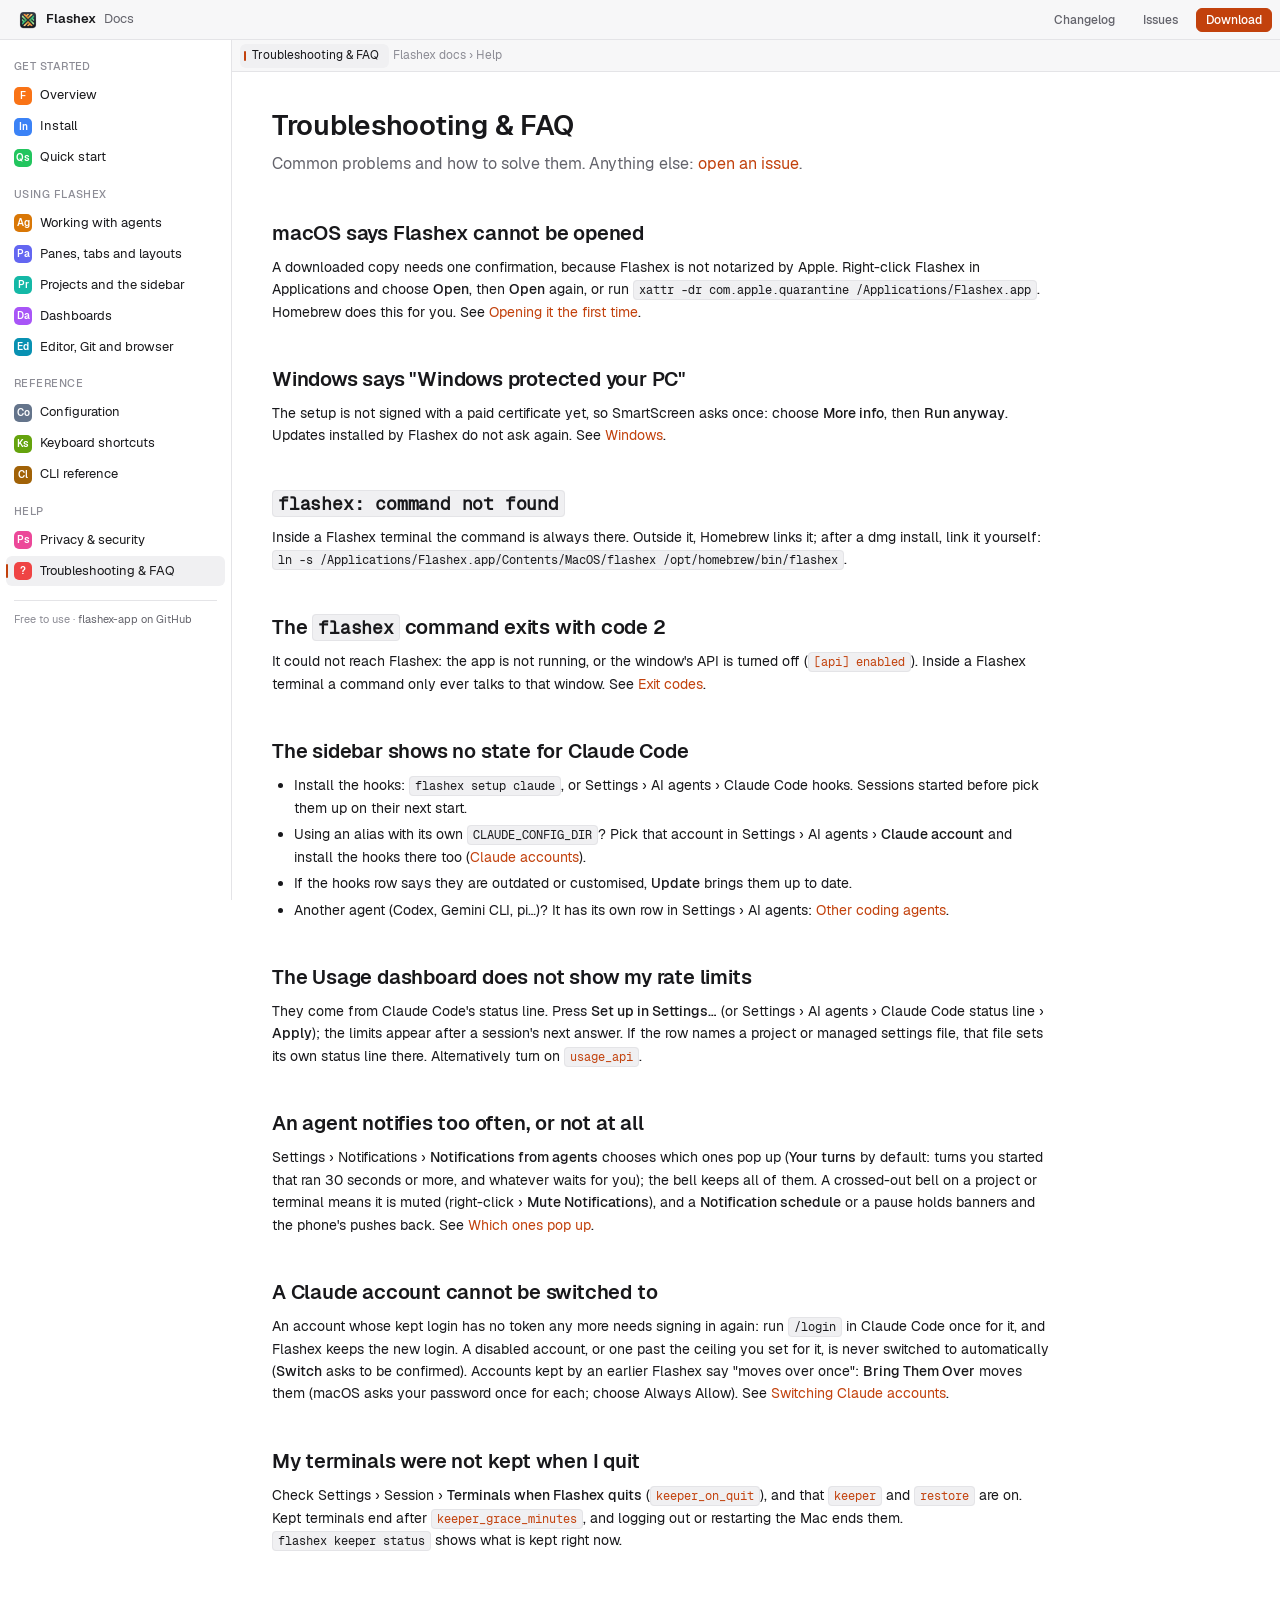
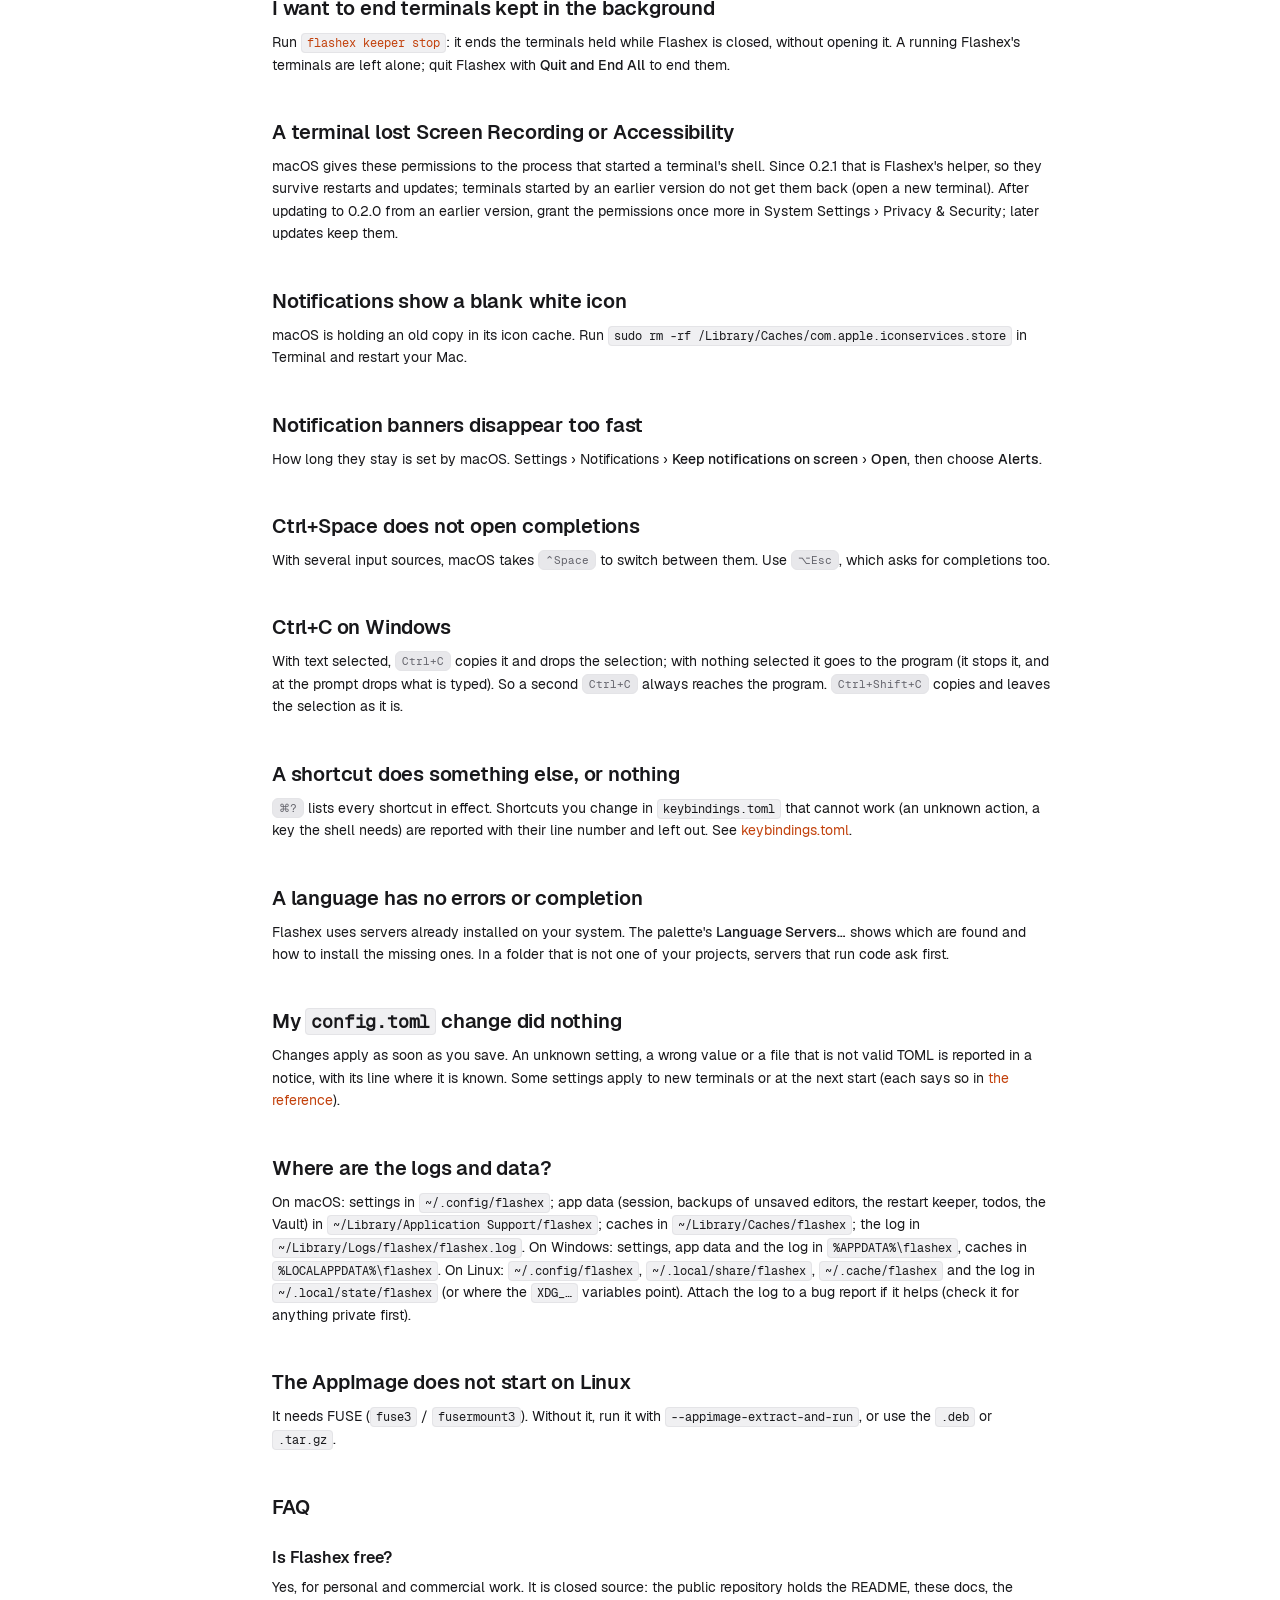
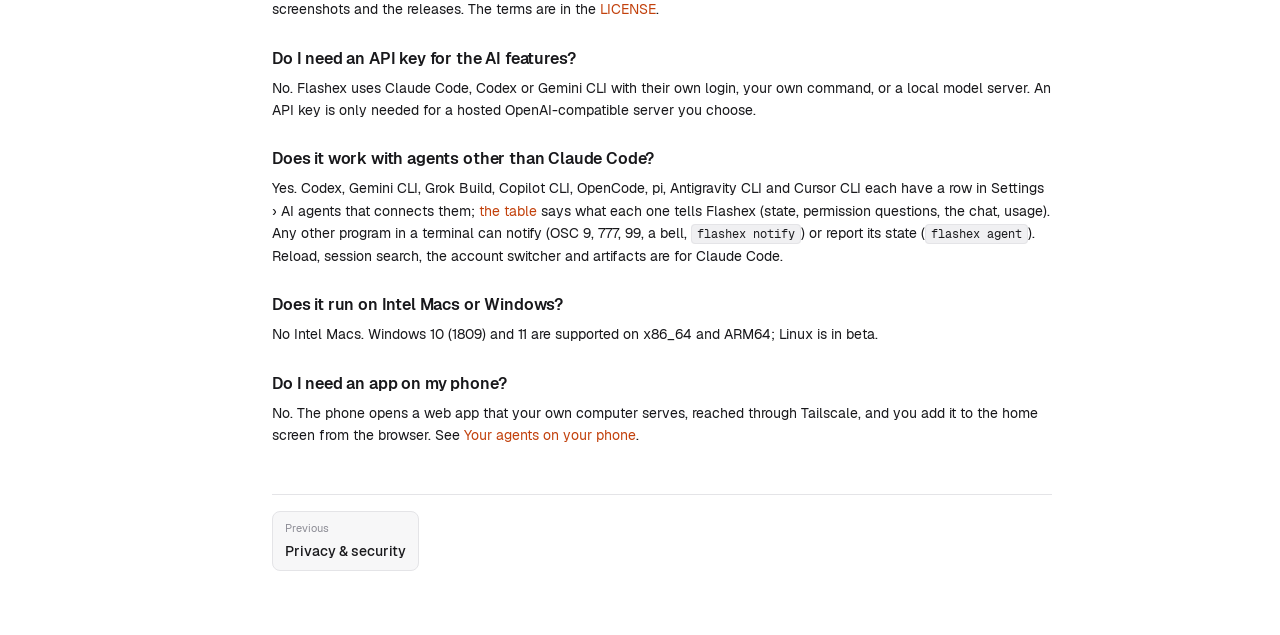
<file: docs/troubleshooting.html>
<!doctype html>
<!-- generated:head -->
<html lang="en">
<head>
<meta charset="utf-8">
<meta name="viewport" content="width=device-width, initial-scale=1">
<meta name="color-scheme" content="dark light">
<title>Troubleshooting &amp; FAQ · Flashex docs</title>
<meta name="description" content="Answers to common problems and questions.">
<link rel="icon" href="screenshots/icon.png">
<link rel="stylesheet" href="assets/docs.css">
</head>
<body>
<header class="titlebar">
<button class="btn nav-toggle" type="button" aria-label="Show the pages" aria-expanded="false"><svg viewBox="0 0 16 16" fill="none" stroke="currentColor" stroke-width="1.4" aria-hidden="true"><rect x="1.5" y="2.5" width="13" height="11" rx="2"/><path d="M6 2.5v11"/></svg></button>
<a class="brand" href="index.html"><img src="screenshots/icon.png" alt="">Flashex <span class="sub">Docs</span></a>
<span class="spacer"></span>
<a class="btn wide" href="https://github.com/palo-kunovsky-flash/flashex-app/blob/main/CHANGELOG.md">Changelog</a>
<a class="btn wide" href="https://github.com/palo-kunovsky-flash/flashex-app/issues">Issues</a>
<a class="btn primary" href="https://github.com/palo-kunovsky-flash/flashex-app/releases/latest/download/Flashex-macOS-arm64.dmg">Download</a>
</header>
<nav class="sidebar" aria-label="Pages">
<div class="group">Get started</div>
<a class="row" href="index.html"><span class="badge c-orange">F</span>Overview</a>
<a class="row" href="install.html"><span class="badge c-blue">In</span>Install</a>
<a class="row" href="quick-start.html"><span class="badge c-green">Qs</span>Quick start</a>
<div class="group">Using Flashex</div>
<a class="row" href="agents.html"><span class="badge c-amber">Ag</span>Working with agents</a>
<a class="row" href="panes.html"><span class="badge c-indigo">Pa</span>Panes, tabs and layouts</a>
<a class="row" href="projects.html"><span class="badge c-teal">Pr</span>Projects and the sidebar</a>
<a class="row" href="dashboards.html"><span class="badge c-purple">Da</span>Dashboards</a>
<a class="row" href="editor.html"><span class="badge c-cyan">Ed</span>Editor, Git and browser</a>
<div class="group">Reference</div>
<a class="row" href="configuration.html"><span class="badge c-slate">Co</span>Configuration</a>
<a class="row" href="shortcuts.html"><span class="badge c-lime">Ks</span>Keyboard shortcuts</a>
<a class="row" href="cli.html"><span class="badge c-brown">Cl</span>CLI reference</a>
<div class="group">Help</div>
<a class="row" href="privacy.html"><span class="badge c-pink">Ps</span>Privacy &amp; security</a>
<a class="row active" aria-current="page" href="troubleshooting.html"><span class="badge c-red">?</span>Troubleshooting &amp; FAQ</a>
<div class="foot">Free to use · <a href="https://github.com/palo-kunovsky-flash/flashex-app">flashex-app on GitHub</a></div>
</nav>
<main class="pane">
<div class="pane-tabs"><span class="pane-tab">Troubleshooting &amp; FAQ</span><span class="crumb">Flashex docs › Help</span></div>
<article class="content">
<!-- /generated:head -->
<h1>Troubleshooting &amp; FAQ</h1>
<p class="lede">Common problems and how to solve them. Anything else: <a href="https://github.com/palo-kunovsky-flash/flashex-app/issues">open an issue</a>.</p>

<h2 id="gatekeeper">macOS says Flashex cannot be opened</h2>
<p>A downloaded copy needs one confirmation, because Flashex is not notarized by Apple. Right-click Flashex in Applications and choose <span class="ui">Open</span>, then <span class="ui">Open</span> again, or run <code>xattr -dr com.apple.quarantine /Applications/Flashex.app</code>. Homebrew does this for you. See <a href="install.html#first-open">Opening it the first time</a>.</p>

<h2 id="smartscreen">Windows says "Windows protected your PC"</h2>
<p>The setup is not signed with a paid certificate yet, so SmartScreen asks once: choose <span class="ui">More info</span>, then <span class="ui">Run anyway</span>. Updates installed by Flashex do not ask again. See <a href="install.html#windows">Windows</a>.</p>

<h2 id="command-not-found"><code>flashex: command not found</code></h2>
<p>Inside a Flashex terminal the command is always there. Outside it, Homebrew links it; after a dmg install, link it yourself: <code>ln -s /Applications/Flashex.app/Contents/MacOS/flashex /opt/homebrew/bin/flashex</code>.</p>

<h2 id="exit-code-2">The <code>flashex</code> command exits with code 2</h2>
<p>It could not reach Flashex: the app is not running, or the window's API is turned off (<a href="configuration.html#cfg-api-enabled"><code>[api] enabled</code></a>). Inside a Flashex terminal a command only ever talks to that window. See <a href="cli.html#exit-codes">Exit codes</a>.</p>

<h2 id="no-agent-state">The sidebar shows no state for Claude Code</h2>
<ul>
<li>Install the hooks: <code>flashex setup claude</code>, or Settings › AI agents › Claude Code hooks. Sessions started before pick them up on their next start.</li>
<li>Using an alias with its own <code>CLAUDE_CONFIG_DIR</code>? Pick that account in Settings › AI agents › <span class="ui">Claude account</span> and install the hooks there too (<a href="agents.html#accounts">Claude accounts</a>).</li>
<li>If the hooks row says they are outdated or customised, <span class="ui">Update</span> brings them up to date.</li>
<li>Another agent (Codex, Gemini CLI, pi…)? It has its own row in Settings › AI agents: <a href="agents.html#other-agents">Other coding agents</a>.</li>
</ul>

<h2 id="no-rate-limits">The Usage dashboard does not show my rate limits</h2>
<p>They come from Claude Code's status line. Press <span class="ui">Set up in Settings…</span> (or Settings › AI agents › Claude Code status line › <span class="ui">Apply</span>); the limits appear after a session's next answer. If the row names a project or managed settings file, that file sets its own status line there. Alternatively turn on <a href="configuration.html#cfg-agents-usage_api"><code>usage_api</code></a>.</p>

<h2 id="too-many-notifications">An agent notifies too often, or not at all</h2>
<p>Settings › Notifications › <span class="ui">Notifications from agents</span> chooses which ones pop up (<span class="ui">Your turns</span> by default: turns you started that ran 30 seconds or more, and whatever waits for you); the bell keeps all of them. A crossed-out bell on a project or terminal means it is muted (right-click › <span class="ui">Mute Notifications</span>), and a <span class="ui">Notification schedule</span> or a pause holds banners and the phone's pushes back. See <a href="agents.html#notify-levels">Which ones pop up</a>.</p>

<h2 id="account-switch">A Claude account cannot be switched to</h2>
<p>An account whose kept login has no token any more needs signing in again: run <code>/login</code> in Claude Code once for it, and Flashex keeps the new login. A disabled account, or one past the ceiling you set for it, is never switched to automatically (<span class="ui">Switch</span> asks to be confirmed). Accounts kept by an earlier Flashex say "moves over once": <span class="ui">Bring Them Over</span> moves them (macOS asks your password once for each; choose Always Allow). See <a href="agents.html#switcher">Switching Claude accounts</a>.</p>

<h2 id="terminals-ended">My terminals were not kept when I quit</h2>
<p>Check Settings › Session › <span class="ui">Terminals when Flashex quits</span> (<a href="configuration.html#cfg-session-keeper_on_quit"><code>keeper_on_quit</code></a>), and that <a href="configuration.html#cfg-session-keeper"><code>keeper</code></a> and <a href="configuration.html#cfg-session-restore"><code>restore</code></a> are on. Kept terminals end after <a href="configuration.html#cfg-session-keeper_grace_minutes"><code>keeper_grace_minutes</code></a>, and logging out or restarting the Mac ends them. <code>flashex keeper status</code> shows what is kept right now.</p>

<h2 id="end-kept-terminals">I want to end terminals kept in the background</h2>
<p>Run <a href="cli.html#flashex-keeper-stop"><code>flashex keeper stop</code></a>: it ends the terminals held while Flashex is closed, without opening it. A running Flashex's terminals are left alone; quit Flashex with <span class="ui">Quit and End All</span> to end them.</p>

<h2 id="permissions">A terminal lost Screen Recording or Accessibility</h2>
<p>macOS gives these permissions to the process that started a terminal's shell. Since 0.2.1 that is Flashex's helper, so they survive restarts and updates; terminals started by an earlier version do not get them back (open a new terminal). After updating to 0.2.0 from an earlier version, grant the permissions once more in System Settings › Privacy &amp; Security; later updates keep them.</p>

<h2 id="blank-icon">Notifications show a blank white icon</h2>
<p>macOS is holding an old copy in its icon cache. Run <code>sudo rm -rf /Library/Caches/com.apple.iconservices.store</code> in Terminal and restart your Mac.</p>

<h2 id="banners">Notification banners disappear too fast</h2>
<p>How long they stay is set by macOS. Settings › Notifications › <span class="ui">Keep notifications on screen</span> › <span class="ui">Open</span>, then choose <span class="ui">Alerts</span>.</p>

<h2 id="ctrl-space">Ctrl+Space does not open completions</h2>
<p>With several input sources, macOS takes <kbd>⌃Space</kbd> to switch between them. Use <kbd>⌥Esc</kbd>, which asks for completions too.</p>

<h2 id="ctrl-c-windows">Ctrl+C on Windows</h2>
<p>With text selected, <kbd>Ctrl+C</kbd> copies it and drops the selection; with nothing selected it goes to the program (it stops it, and at the prompt drops what is typed). So a second <kbd>Ctrl+C</kbd> always reaches the program. <kbd>Ctrl+Shift+C</kbd> copies and leaves the selection as it is.</p>

<h2 id="shortcut-conflict">A shortcut does something else, or nothing</h2>
<p><kbd>⌘?</kbd> lists every shortcut in effect. Shortcuts you change in <code>keybindings.toml</code> that cannot work (an unknown action, a key the shell needs) are reported with their line number and left out. See <a href="shortcuts.html#keybindings-toml">keybindings.toml</a>.</p>

<h2 id="language-server">A language has no errors or completion</h2>
<p>Flashex uses servers already installed on your system. The palette's <span class="ui">Language Servers…</span> shows which are found and how to install the missing ones. In a folder that is not one of your projects, servers that run code ask first.</p>

<h2 id="config-errors">My <code>config.toml</code> change did nothing</h2>
<p>Changes apply as soon as you save. An unknown setting, a wrong value or a file that is not valid TOML is reported in a notice, with its line where it is known. Some settings apply to new terminals or at the next start (each says so in <a href="configuration.html">the reference</a>).</p>

<h2 id="logs">Where are the logs and data?</h2>
<p>On macOS: settings in <code>~/.config/flashex</code>; app data (session, backups of unsaved editors, the restart keeper, todos, the Vault) in <code>~/Library/Application Support/flashex</code>; caches in <code>~/Library/Caches/flashex</code>; the log in <code>~/Library/Logs/flashex/flashex.log</code>. On Windows: settings, app data and the log in <code>%APPDATA%\flashex</code>, caches in <code>%LOCALAPPDATA%\flashex</code>. On Linux: <code>~/.config/flashex</code>, <code>~/.local/share/flashex</code>, <code>~/.cache/flashex</code> and the log in <code>~/.local/state/flashex</code> (or where the <code>XDG_…</code> variables point). Attach the log to a bug report if it helps (check it for anything private first).</p>

<h2 id="linux-fuse">The AppImage does not start on Linux</h2>
<p>It needs FUSE (<code>fuse3</code> / <code>fusermount3</code>). Without it, run it with <code>--appimage-extract-and-run</code>, or use the <code>.deb</code> or <code>.tar.gz</code>.</p>

<h2 id="faq">FAQ</h2>
<h3 id="faq-price">Is Flashex free?</h3>
<p>Yes, for personal and commercial work. It is closed source: the public repository holds the README, these docs, the screenshots and the releases. The terms are in the <a href="https://github.com/palo-kunovsky-flash/flashex-app/blob/main/LICENSE">LICENSE</a>.</p>
<h3 id="faq-api-key">Do I need an API key for the AI features?</h3>
<p>No. Flashex uses Claude Code, Codex or Gemini CLI with their own login, your own command, or a local model server. An API key is only needed for a hosted OpenAI-compatible server you choose.</p>
<h3 id="faq-other-agents">Does it work with agents other than Claude Code?</h3>
<p>Yes. Codex, Gemini CLI, Grok Build, Copilot CLI, OpenCode, pi, Antigravity CLI and Cursor CLI each have a row in Settings › AI agents that connects them; <a href="agents.html#other-agents">the table</a> says what each one tells Flashex (state, permission questions, the chat, usage). Any other program in a terminal can notify (OSC 9, 777, 99, a bell, <code>flashex notify</code>) or report its state (<code>flashex agent</code>). Reload, session search, the account switcher and artifacts are for Claude Code.</p>
<h3 id="faq-intel">Does it run on Intel Macs or Windows?</h3>
<p>No Intel Macs. Windows 10 (1809) and 11 are supported on x86_64 and ARM64; Linux is in beta.</p>
<h3 id="faq-phone">Do I need an app on my phone?</h3>
<p>No. The phone opens a web app that your own computer serves, reached through Tailscale, and you add it to the home screen from the browser. See <a href="agents.html#phone">Your agents on your phone</a>.</p>
<!-- generated:foot -->
<nav class="pager" aria-label="Previous and next page">
<a class="prev" href="privacy.html"><span>Previous</span>Privacy &amp; security</a>
</nav>
</article>
</main>
<script src="assets/docs.js"></script>
</body>
</html>
<!-- /generated:foot -->
</file>
<file: docs/assets/docs.css>
/* Flashex documentation. The colours, sizes and fonts are the app's own
   (crates/flashex-app/src/theme.rs, buttons.rs, geometry.rs): the dark
   theme by default, the light one when the system asks for it. No external
   resources. */

@font-face { font-family: "Geist"; src: url("fonts/Geist-Regular.ttf") format("truetype"); font-weight: 400; font-display: swap; }
@font-face { font-family: "Geist"; src: url("fonts/Geist-Medium.ttf") format("truetype"); font-weight: 500; font-display: swap; }
@font-face { font-family: "Geist"; src: url("fonts/Geist-SemiBold.ttf") format("truetype"); font-weight: 600 700; font-display: swap; }
@font-face { font-family: "Geist Mono"; src: url("fonts/GeistMono-Regular.ttf") format("truetype"); font-weight: 400; font-display: swap; }

:root {
  color-scheme: dark light;
  /* Theme::dark() */
  --bg: #09090B;
  --surface: #0F0F12;
  --raised: #16161A;
  --hover: #1C1C21;
  --border: #232329;
  --border-strong: #2E2E36;
  --fg: #EDEDEF;
  --muted: #8B8D98;
  --faint: #5A5C66;
  --accent: #FF8A2A;          /* Accent::Orange on dark */
  --accent-fill: #AD5E1D;     /* accent_fill(): white text reads on it */
  --accent-tint: rgba(255, 138, 42, 0.12);
  --ok: #3DD68C;
  --err: #F2555A;
  --warn: #F5A524;
  --term-bg: #0B0B0E;         /* TermColors::DEFAULT */
  --term-fg: #EDEDEF;
  --string: #C3E88D;
  --keyword: #C792EA;
  --comment: #5A5C66;
  --function: #82AAFF;

  /* geometry.rs, buttons.rs */
  --titlebar-h: 40px;
  --pane-tabs-h: 32px;
  --status-h: 26px;
  --sidebar-w: 232px;
  --radius: 6px;
  --radius-card: 8px;

  --ui: "Geist", -apple-system, BlinkMacSystemFont, "Segoe UI", system-ui, sans-serif;
  --mono: "Geist Mono", ui-monospace, "SF Mono", Menlo, Consolas, monospace;
}

@media (prefers-color-scheme: light) {
  :root {
    /* Theme::light() */
    --bg: #FFFFFF;
    --surface: #F7F7F8;
    --raised: #F0F0F2;
    --hover: #E8E8EB;
    --border: #E4E4E7;
    --border-strong: #D4D4D8;
    --fg: #18181B;
    --muted: #63636B;
    --faint: #8C8C95;
    --accent: #C2410C;        /* Accent::Orange on light */
    --accent-fill: #C2410C;
    --accent-tint: rgba(194, 65, 12, 0.08);
    --ok: #16A34A;
    --err: #DC2626;
    --warn: #D97706;
    --term-bg: #FFFFFF;
    --term-fg: #18181B;
    --string: #15803D;
    --keyword: #7C3AED;
    --comment: #8C8C95;
    --function: #2563EB;
  }
}

*, *::before, *::after { box-sizing: border-box; }

html { -webkit-text-size-adjust: 100%; scroll-padding-top: calc(var(--titlebar-h) + var(--pane-tabs-h) + 12px); }

body {
  margin: 0;
  background: var(--bg);
  color: var(--fg);
  font-family: var(--ui);
  font-size: 14px;
  line-height: 1.6;
  -webkit-font-smoothing: antialiased;
}

a { color: var(--accent); text-decoration: none; }
a:hover { text-decoration: underline; text-underline-offset: 2px; }
:focus-visible { outline: 1px solid var(--accent); outline-offset: 2px; border-radius: 4px; }

/* ---- The top row (the app's title bar) ------------------------------ */

.titlebar {
  position: fixed;
  inset: 0 0 auto 0;
  z-index: 30;
  height: var(--titlebar-h);
  display: flex;
  align-items: center;
  gap: 8px;
  padding: 0 8px 0 12px;
  background: var(--surface);
  border-bottom: 1px solid var(--border);
}

.brand {
  display: flex;
  align-items: center;
  gap: 8px;
  height: 28px;
  padding: 0 10px 0 6px;
  border-radius: var(--radius);
  color: var(--fg);
  font-weight: 600;
  font-size: 13px;
}
.brand:hover { background: var(--hover); text-decoration: none; }
.brand img { width: 20px; height: 20px; }
.brand .sub { color: var(--muted); font-weight: 400; }

.titlebar .spacer { flex: 1; }

/* The app's small quiet buttons (Ghost / Secondary, Regular: 24 px). */
.btn {
  display: inline-flex;
  align-items: center;
  gap: 5px;
  height: 24px;
  padding: 0 9px;
  border: 1px solid transparent;
  border-radius: var(--radius);
  background: transparent;
  color: var(--muted);
  font: 500 12px/1 var(--ui);
  white-space: nowrap;
  cursor: pointer;
}
.btn:hover { background: var(--hover); color: var(--fg); text-decoration: none; }
.btn.secondary { background: var(--raised); border-color: var(--border-strong); color: var(--fg); }
.btn.secondary:hover { background: var(--hover); }
.btn.primary { background: var(--accent-fill); border-color: var(--accent-fill); color: #fff; }
.btn.primary:hover { filter: brightness(0.9); }
.btn svg { width: 14px; height: 14px; }

.nav-toggle { display: none; }

/* ---- The sidebar (the app's project list) ---------------------------- */

.sidebar {
  position: fixed;
  top: var(--titlebar-h);
  bottom: 0;
  left: 0;
  z-index: 20;
  width: var(--sidebar-w);
  overflow-y: auto;
  padding: 6px;
  background: var(--bg);
  border-right: 1px solid var(--border);
}

.sidebar .group {
  padding: 12px 8px 4px;
  color: var(--faint);
  font-size: 11px;
  font-weight: 500;
  letter-spacing: 0.04em;
  text-transform: uppercase;
}

.sidebar a.row {
  position: relative;
  display: flex;
  align-items: center;
  gap: 8px;
  height: 30px;
  padding: 0 8px;
  margin: 1px 0;
  border-radius: var(--radius);
  color: var(--fg);
  font-size: 13px;
  white-space: nowrap;
  overflow: hidden;
  text-overflow: ellipsis;
}
.sidebar a.row:hover { background: var(--hover); text-decoration: none; }
.sidebar a.row.active { background: var(--raised); }
/* The active tab's accent mark: 2 × 14 px on the left edge. */
.sidebar a.row.active::before {
  content: "";
  position: absolute;
  left: 0;
  top: 8px;
  width: 2px;
  height: 14px;
  border-radius: 1px;
  background: var(--accent);
}

/* A project's initials on its colour. */
.badge {
  flex: none;
  display: inline-grid;
  place-items: center;
  width: 18px;
  height: 18px;
  border-radius: 5px;
  color: #fff;
  font-size: 10px;
  font-weight: 600;
  line-height: 1;
}
.c-orange { background: #F97316; }
.c-blue { background: #3B82F6; }
.c-indigo { background: #6366F1; }
.c-teal { background: #14B8A6; }
.c-green { background: #22C55E; }
.c-amber { background: #D97706; }
.c-purple { background: #A855F7; }
.c-cyan { background: #0891B2; }
.c-pink { background: #EC4899; }
.c-slate { background: #64748B; }
.c-lime { background: #65A30D; }
.c-red { background: #EF4444; }
.c-brown { background: #A16207; }

.sidebar .foot {
  margin: 14px 8px 8px;
  padding-top: 10px;
  border-top: 1px solid var(--border);
  color: var(--faint);
  font-size: 11px;
}
.sidebar .foot a { color: var(--muted); }

/* ---- The pane --------------------------------------------------------- */

.pane {
  margin-left: var(--sidebar-w);
  padding-top: var(--titlebar-h);
  min-width: 0;
}

/* The pane's tab strip: the page as the active tab. */
.pane-tabs {
  position: sticky;
  top: var(--titlebar-h);
  z-index: 10;
  display: flex;
  align-items: center;
  gap: 4px;
  height: var(--pane-tabs-h);
  padding: 0 8px;
  background: var(--surface);
  border-bottom: 1px solid var(--border);
  overflow: hidden;
}
.pane-tab {
  position: relative;
  display: inline-flex;
  align-items: center;
  gap: 6px;
  height: 24px;
  padding: 0 10px 0 12px;
  border-radius: var(--radius);
  background: var(--raised);
  color: var(--fg);
  font-size: 12px;
  white-space: nowrap;
}
.pane-tab::before {
  content: "";
  position: absolute;
  left: 4px;
  top: 7px;
  width: 2px;
  height: 10px;
  border-radius: 1px;
  background: var(--accent);
}
.pane-tabs .crumb { color: var(--faint); font-size: 12px; white-space: nowrap; overflow: hidden; text-overflow: ellipsis; }

.content {
  max-width: 860px;
  padding: 28px 40px 64px;
}

/* ---- Text -------------------------------------------------------------- */

h1, h2, h3, h4 { line-height: 1.25; font-weight: 600; letter-spacing: -0.01em; }
h1 { font-size: 28px; margin: 8px 0 8px; }
h2 { font-size: 20px; margin: 40px 0 10px; padding-top: 4px; }
h3 { font-size: 16px; margin: 28px 0 8px; }
h4 { font-size: 14px; margin: 20px 0 6px; }
.lede { color: var(--muted); font-size: 16px; margin: 0 0 24px; }
p, ul, ol { margin: 0 0 12px; }
ul, ol { padding-left: 22px; }
li { margin: 4px 0; }
li > ul { margin: 4px 0; }
strong { font-weight: 600; }
hr { border: 0; border-top: 1px solid var(--border); margin: 32px 0; }

h2 .anchor, h3 .anchor { margin-left: 6px; color: var(--faint); opacity: 0; font-weight: 400; }
h2:hover .anchor, h3:hover .anchor { opacity: 1; text-decoration: none; }

code {
  font-family: var(--mono);
  font-size: 0.88em;
  padding: 1px 5px;
  border-radius: 4px;
  background: var(--raised);
  border: 1px solid var(--border);
  white-space: nowrap;
}
a code { color: var(--accent); }

/* Keys as the app shows them in Keyboard Shortcuts (Cmd+?). */
kbd {
  display: inline-block;
  padding: 0 6px;
  border-radius: var(--radius);
  background: var(--hover);
  border: 1px solid var(--border);
  color: var(--muted);
  font-family: var(--mono);
  font-size: 11px;
  line-height: 18px;
  white-space: nowrap;
  vertical-align: 1px;
}

/* Menu paths: Settings › AI agents. */
.ui { font-weight: 500; }

/* ---- Code blocks look like terminal panes ---------------------------- */

.term {
  margin: 14px 0 18px;
  border: 1px solid var(--border);
  border-radius: var(--radius-card);
  background: var(--term-bg);
  overflow: hidden;
}
.term .term-bar {
  display: flex;
  align-items: center;
  gap: 6px;
  height: 26px;
  padding: 0 10px;
  background: var(--surface);
  border-bottom: 1px solid var(--border);
  color: var(--muted);
  font-size: 11px;
}
.term .term-bar::before {
  content: "";
  width: 2px;
  height: 10px;
  border-radius: 1px;
  background: var(--accent);
}
.term pre {
  margin: 0;
  padding: 10px 12px 12px;
  overflow-x: auto;
  color: var(--term-fg);
  font-family: var(--mono);
  font-size: 13px;
  line-height: 1.45;
  tab-size: 4;
}
.term pre code { padding: 0; border: 0; background: none; font-size: inherit; white-space: pre; }
.term .p { color: var(--accent); user-select: none; }   /* the prompt's ❯ */
.term .c { color: var(--comment); }                       /* comments */
.term .s { color: var(--string); }                        /* strings */
.term .k { color: var(--keyword); }                       /* keys, sections */
.term .o { color: var(--muted); }                         /* output */

/* ---- Cards, notices, tables ------------------------------------------ */

.notice {
  display: flex;
  gap: 10px;
  margin: 16px 0;
  padding: 10px 12px;
  border: 1px solid var(--border);
  border-radius: var(--radius-card);
  background: var(--raised);
}
.notice::before {
  content: "";
  flex: none;
  width: 3px;
  border-radius: 2px;
  background: var(--accent);
}
.notice.warn::before { background: var(--warn); }
.notice.ok::before { background: var(--ok); }
.notice > div > :last-child { margin-bottom: 0; }

.placeholder {
  margin: 16px 0;
  padding: 10px 12px;
  border: 1px dashed var(--border-strong);
  border-radius: var(--radius-card);
  color: var(--muted);
}

.table-wrap {
  margin: 14px 0 20px;
  border: 1px solid var(--border);
  border-radius: var(--radius-card);
  background: var(--surface);
  overflow-x: auto;
}
table { width: 100%; border-collapse: collapse; font-size: 13px; }
th {
  text-align: left;
  padding: 8px 12px;
  color: var(--faint);
  font-size: 11px;
  font-weight: 500;
  letter-spacing: 0.04em;
  text-transform: uppercase;
  border-bottom: 1px solid var(--border);
  white-space: nowrap;
}
td { padding: 7px 12px; border-top: 1px solid var(--border); vertical-align: top; }
tr:first-child td { border-top: 0; }
tbody tr:hover td { background: var(--hover); }
td.keys { white-space: nowrap; }
td.keys kbd { margin: 1px 0; }

/* Chips (the dashboards' filters, the sidebar's web server chip). */
.chip {
  display: inline-flex;
  align-items: center;
  gap: 4px;
  height: 20px;
  padding: 0 7px;
  border: 1px solid var(--border);
  border-radius: 10px;
  background: var(--raised);
  color: var(--muted);
  font-size: 11px;
  white-space: nowrap;
  vertical-align: 1px;
}
.chip.on { color: var(--accent); border-color: var(--accent); background: var(--accent-tint); }

/* Agent state dots. */
.dot { display: inline-block; width: 8px; height: 8px; border-radius: 50%; vertical-align: 0; }
.dot.waiting { background: var(--accent); }
.dot.running { background: var(--ok); }
.dot.error { background: var(--err); }
.dot.idle { background: var(--faint); }

/* ---- Pictures --------------------------------------------------------- */

figure { margin: 18px 0 24px; }
figure img {
  display: block;
  width: 100%;
  height: auto;
  border: 1px solid var(--border);
  border-radius: var(--radius-card);
  background: var(--surface);
}
figcaption { margin-top: 6px; color: var(--faint); font-size: 12px; }

/* ---- Cards on the overview ------------------------------------------- */

.cards {
  display: grid;
  grid-template-columns: repeat(auto-fill, minmax(230px, 1fr));
  gap: 10px;
  margin: 16px 0 24px;
}
.card {
  display: block;
  padding: 12px 14px;
  border: 1px solid var(--border);
  border-radius: var(--radius-card);
  background: var(--surface);
  color: var(--fg);
}
a.card:hover { background: var(--hover); border-color: var(--border-strong); text-decoration: none; }
.card .title { display: flex; align-items: center; gap: 8px; font-weight: 600; font-size: 13px; margin-bottom: 4px; }
.card p { margin: 0; color: var(--muted); font-size: 13px; }

/* ---- Previous / next (generated) and the status bar ------------------ */

.pager {
  display: flex;
  justify-content: space-between;
  gap: 10px;
  margin-top: 48px;
  padding-top: 16px;
  border-top: 1px solid var(--border);
}
.pager a {
  display: flex;
  flex-direction: column;
  gap: 2px;
  min-width: 0;
  padding: 8px 12px;
  border: 1px solid var(--border);
  border-radius: var(--radius-card);
  background: var(--surface);
  color: var(--fg);
  font-weight: 500;
}
.pager a:hover { background: var(--hover); text-decoration: none; }
.pager a span { color: var(--faint); font-size: 11px; font-weight: 400; }
.pager a.next { margin-left: auto; text-align: right; }

/* ---- Narrow windows --------------------------------------------------- */

@media (max-width: 860px) {
  .nav-toggle { display: inline-flex; }
  .titlebar .wide { display: none; }
  .sidebar {
    transform: translateX(-100%);
    transition: transform 160ms ease-out;
    box-shadow: none;
  }
  body.nav-open .sidebar { transform: none; box-shadow: 0 8px 32px rgba(0, 0, 0, 0.35); }
  .pane { margin-left: 0; }
  .content { padding: 20px 16px 48px; }
  h1 { font-size: 24px; }
}

@media (prefers-reduced-motion: reduce) {
  .sidebar { transition: none; }
}
</file>
